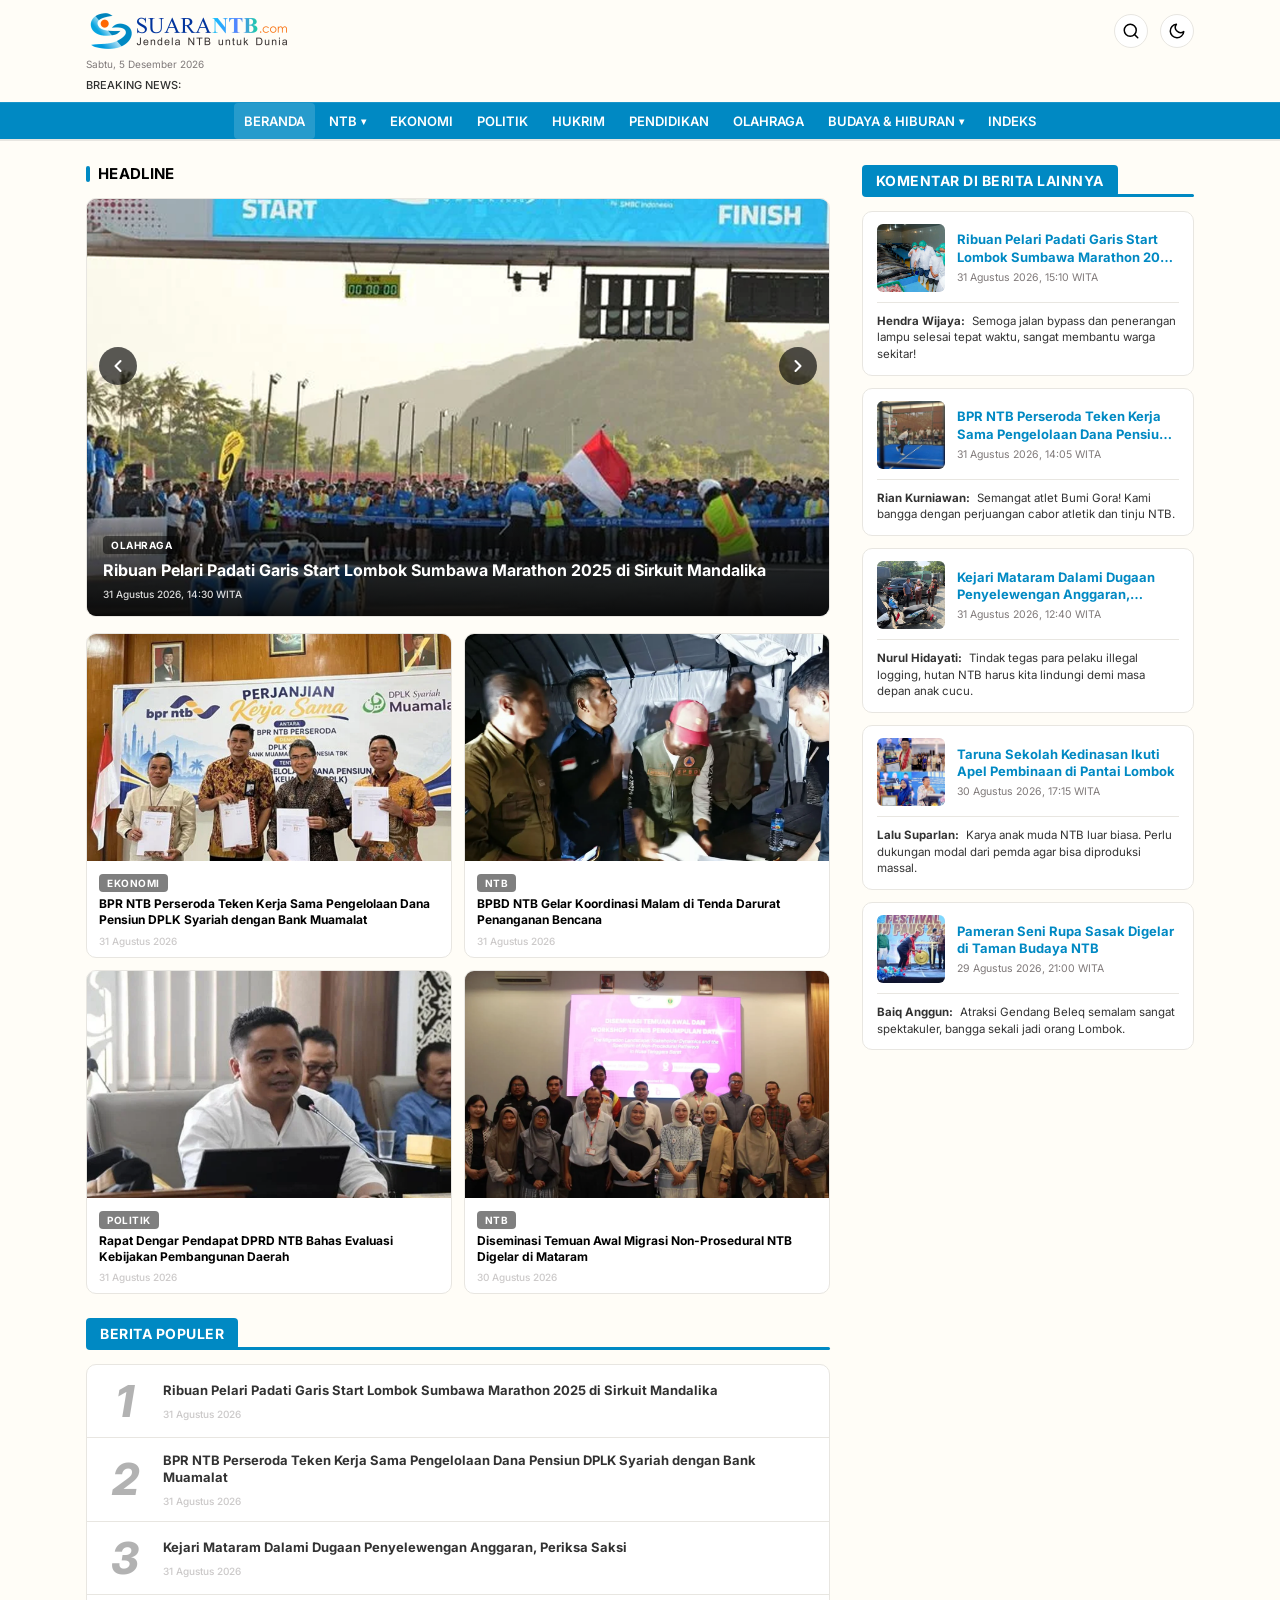
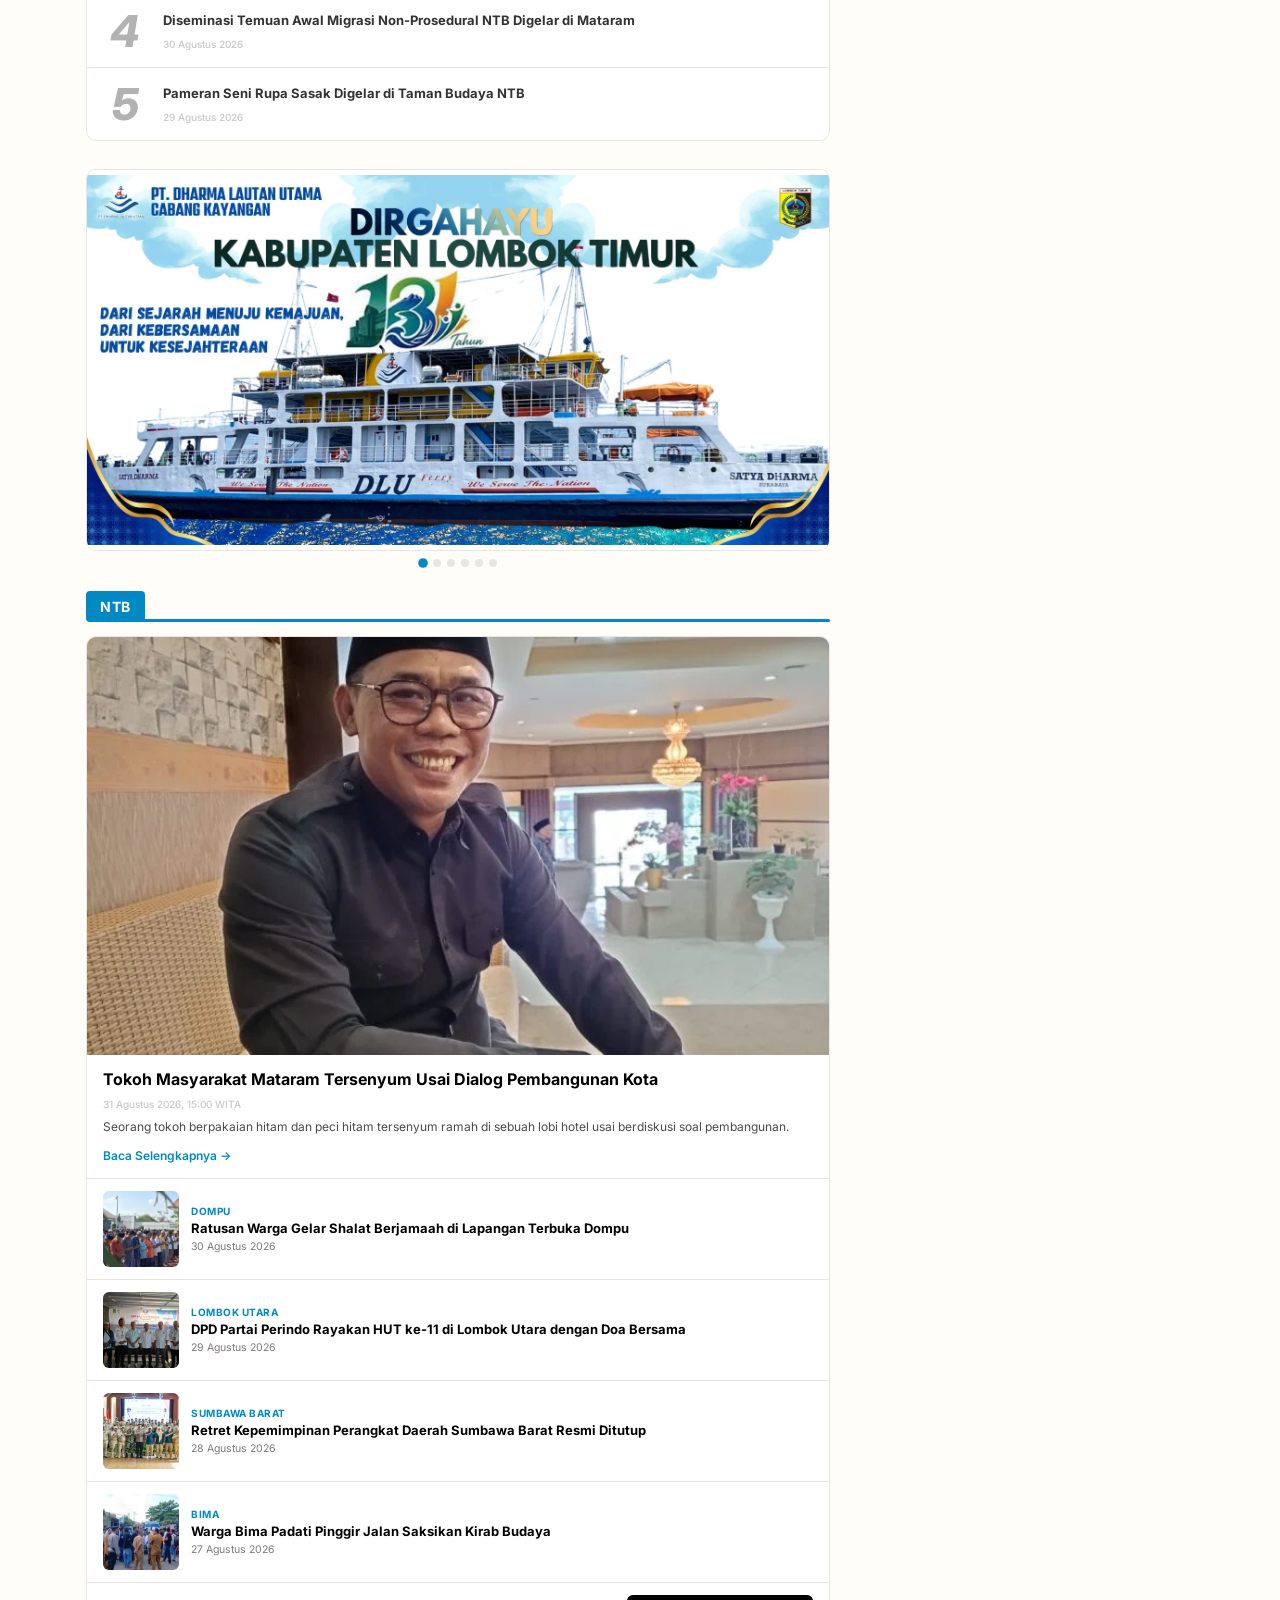
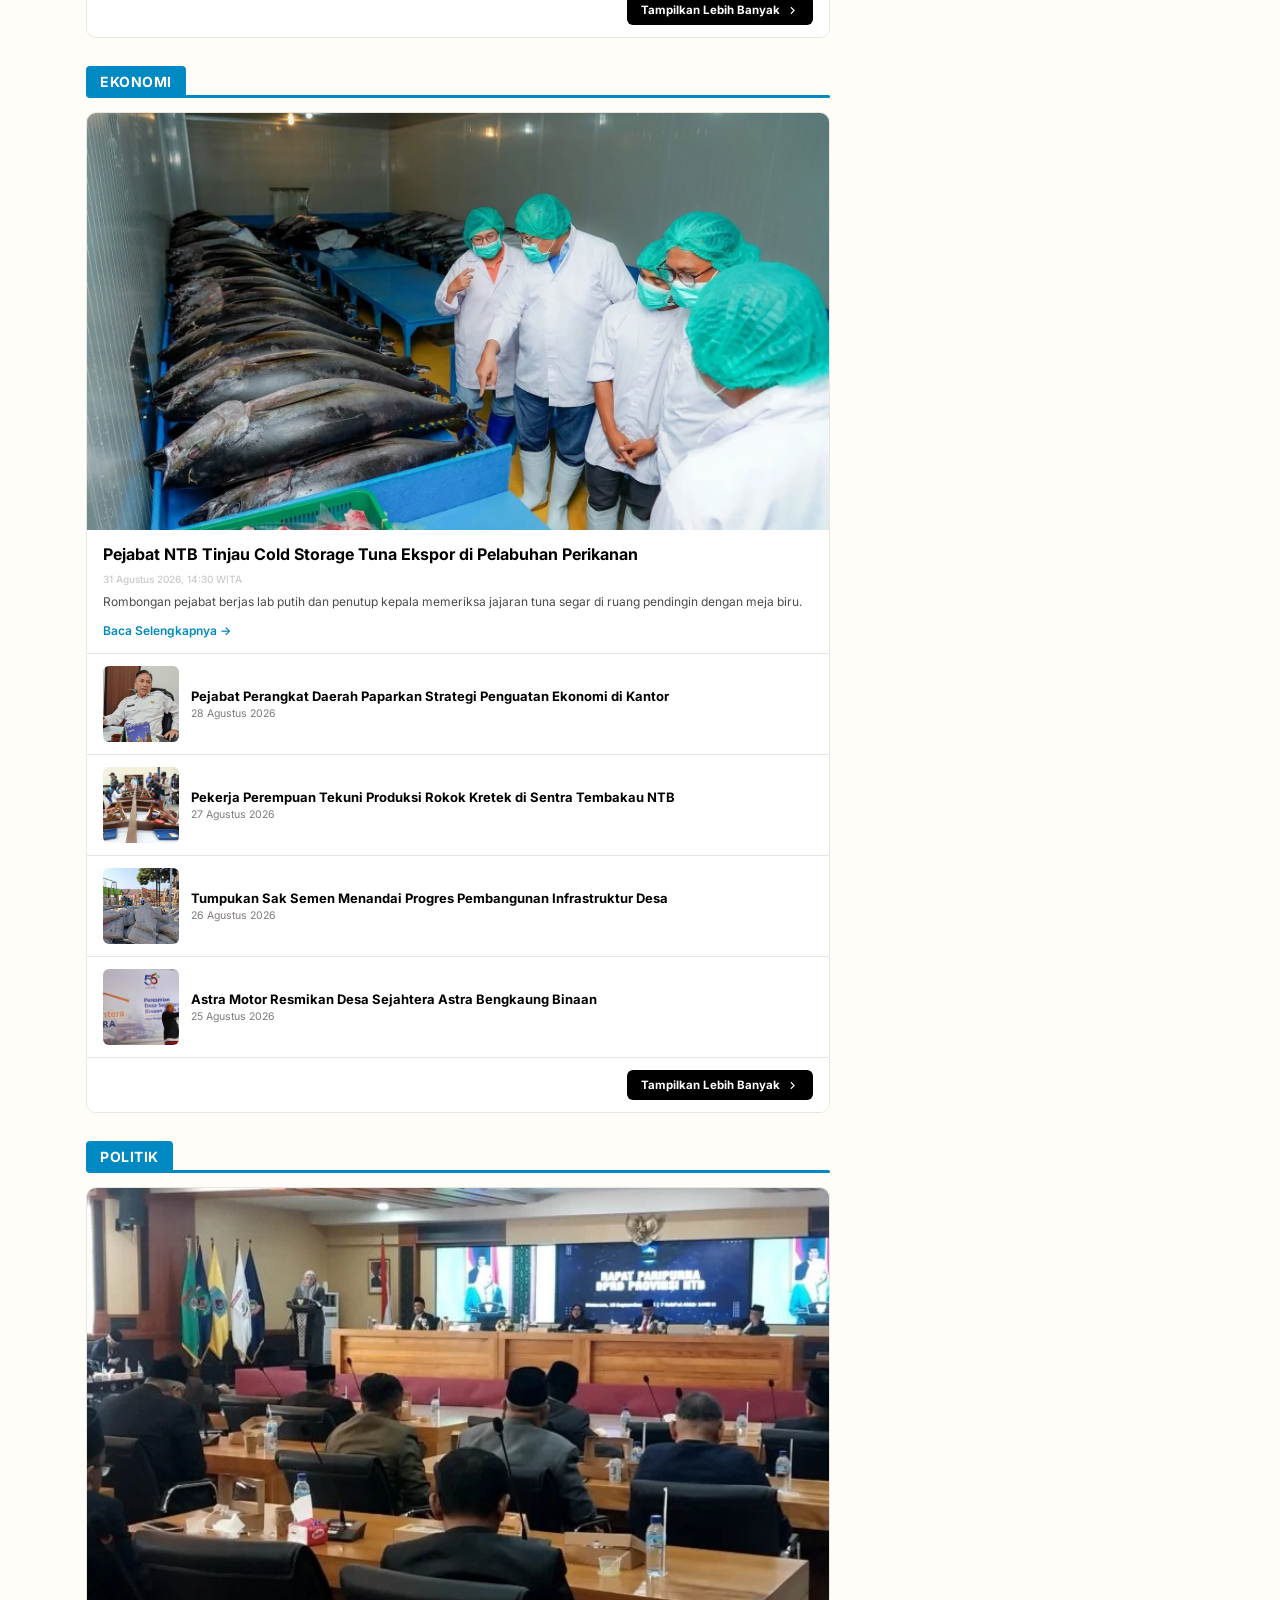
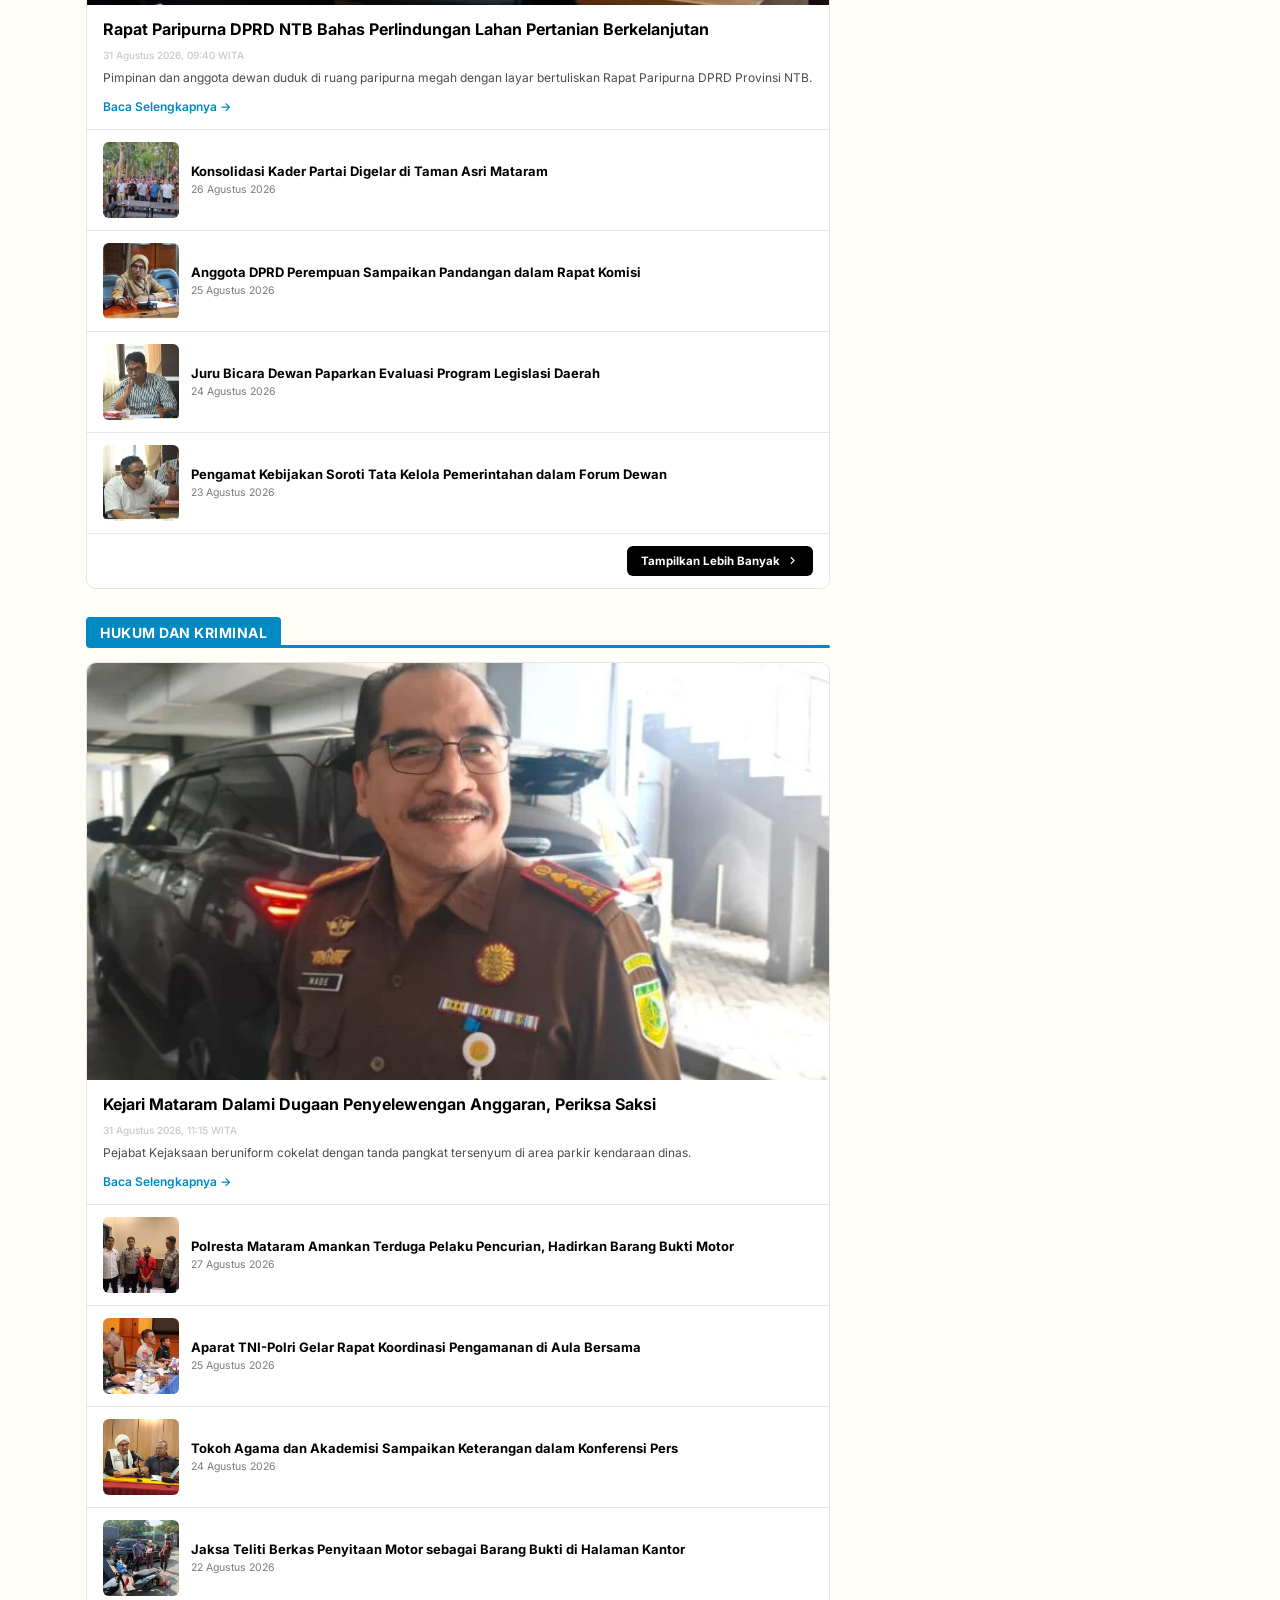
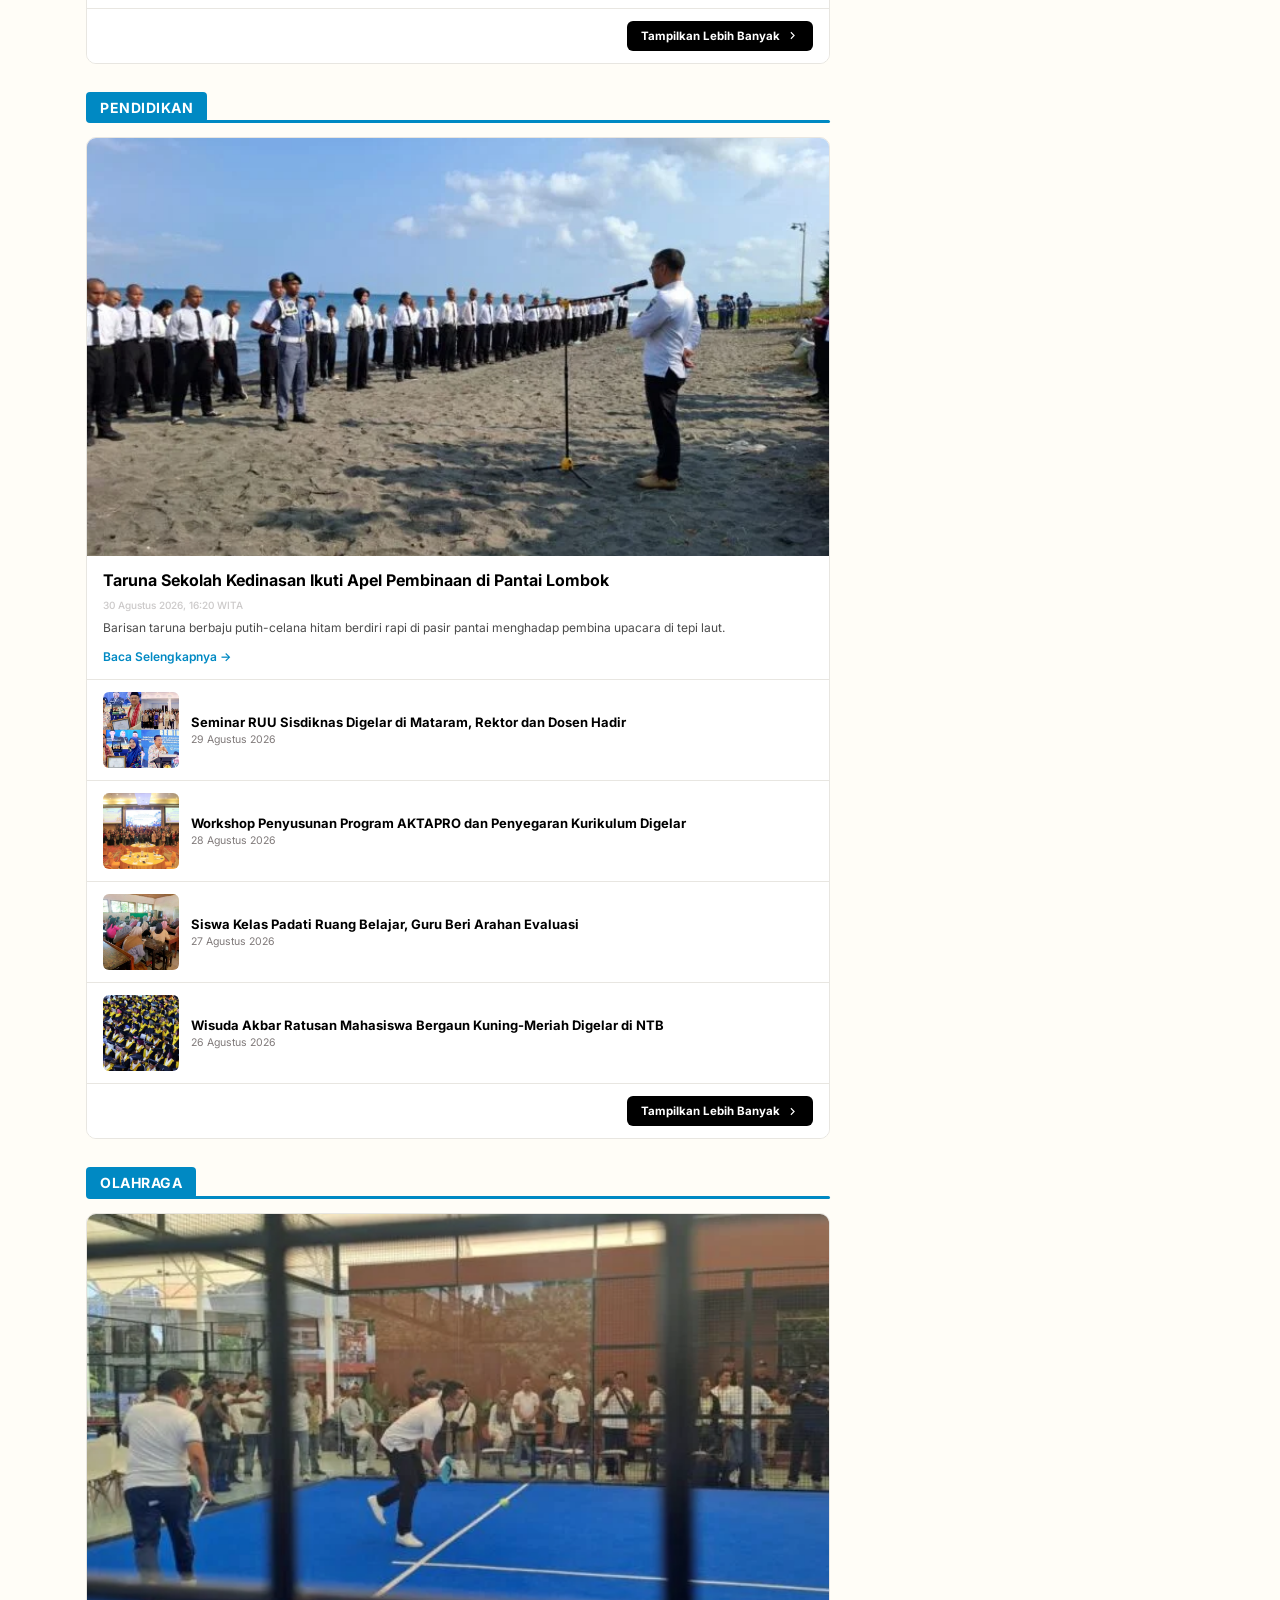
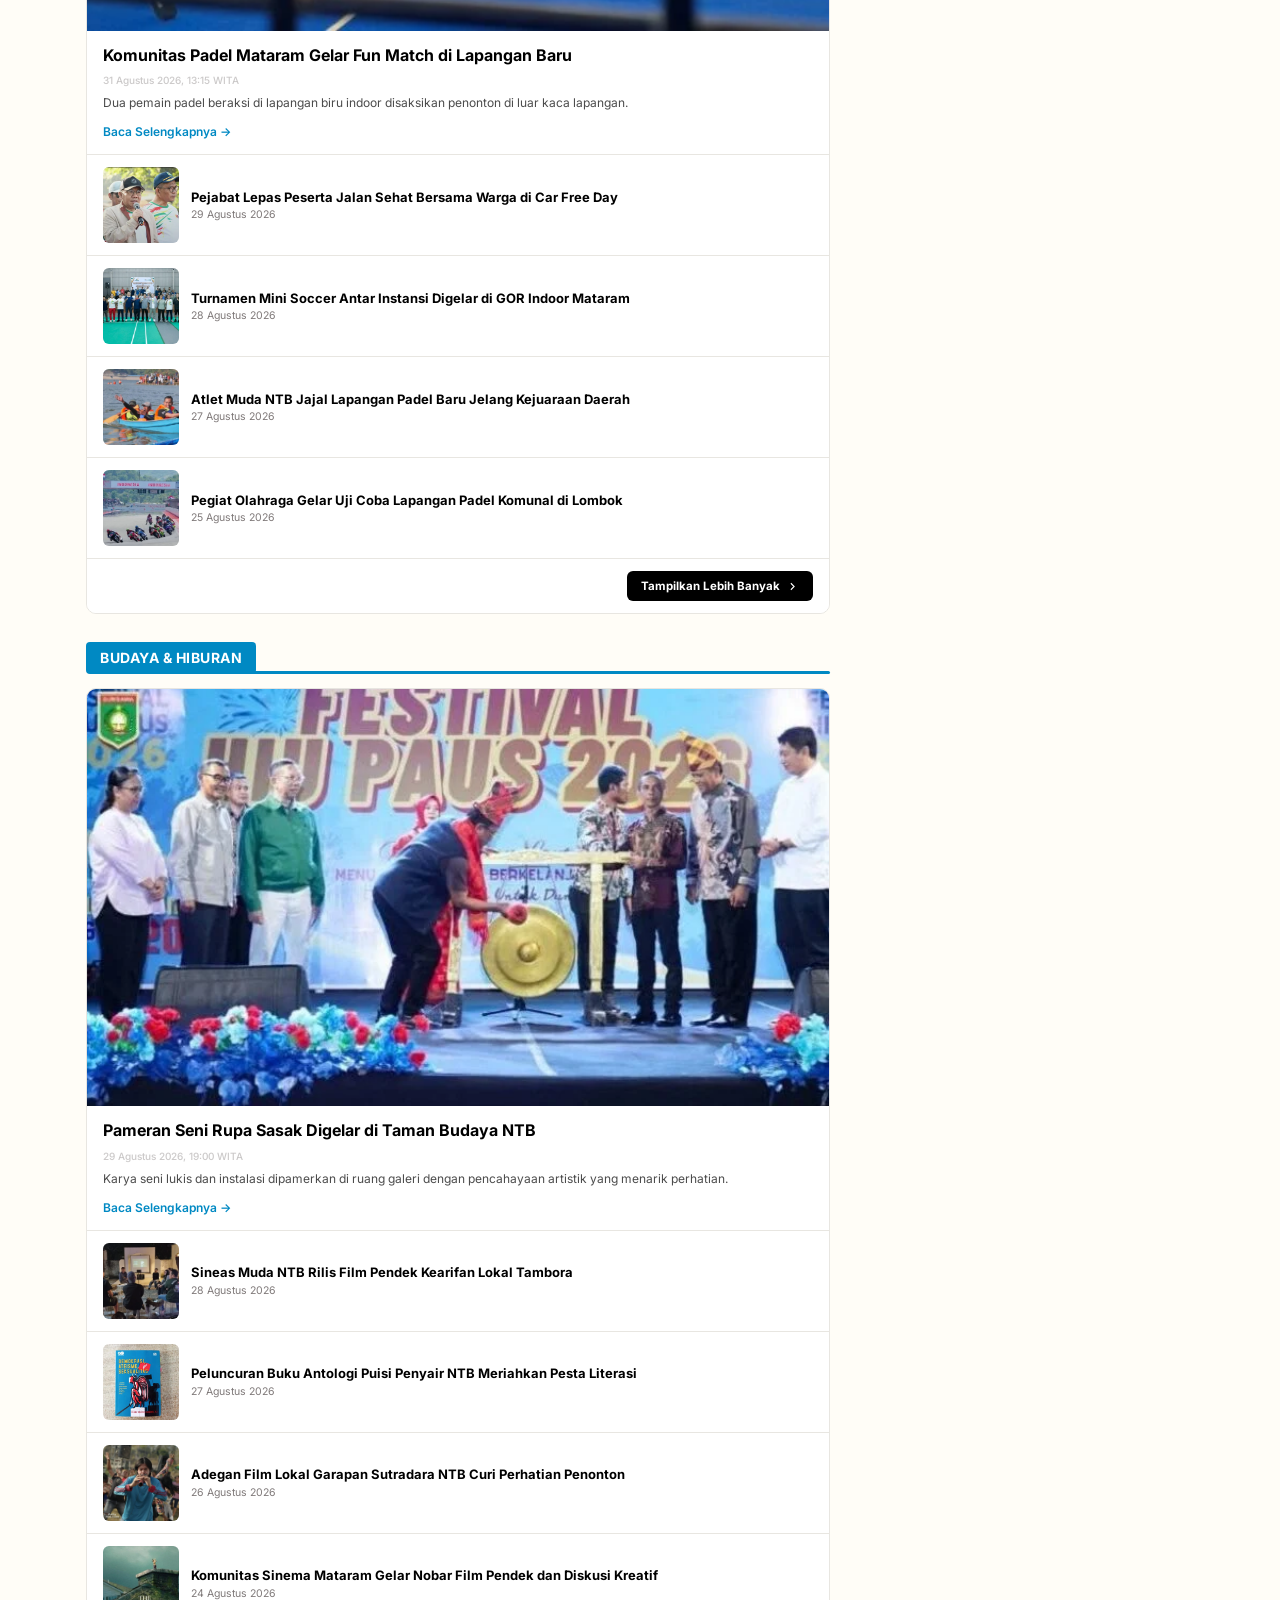
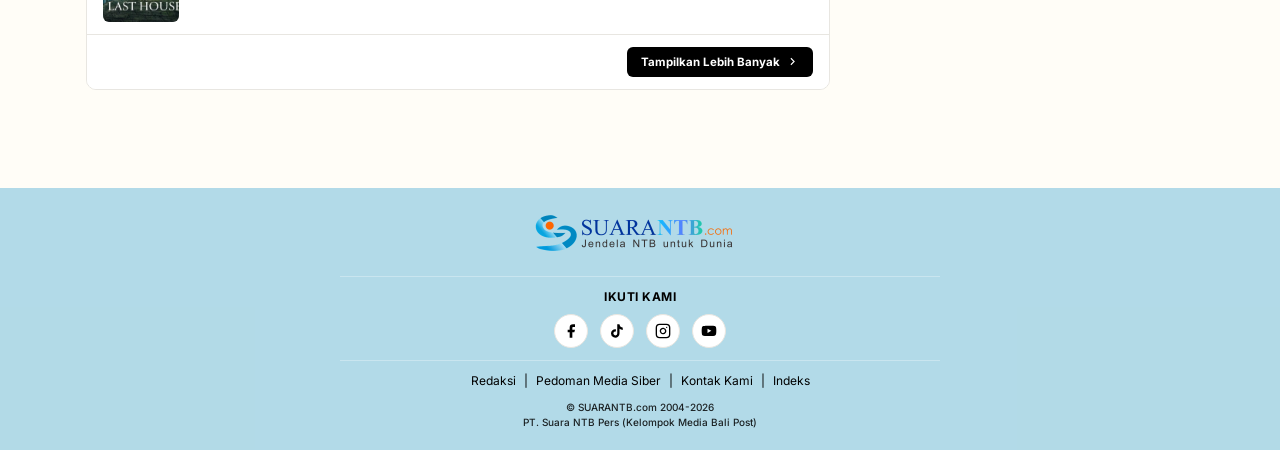
<file: index.html>
<!DOCTYPE html>
<html lang="id">
<head>
  <meta charset="UTF-8">
  <meta name="viewport" content="width=device-width, initial-scale=1.0">
  <title>SuaraNTB — Portal Berita Terkini Nusa Tenggara Barat</title>
  <script>try{var t=localStorage.getItem('theme');if(t==='dark')document.documentElement.setAttribute('data-theme','dark')}catch(e){}</script>
  <link rel="stylesheet" href="css/styles.css">
</head>
<body>

  <!-- ==================== HEADER (STICKY) ==================== -->
  <header class="site-header">
    <div class="header-top">
      <div class="container">
        <div class="header-main-row">
          <a href="index.html" class="site-logo" aria-label="SuaraNTB Beranda">
            <img src="images/icon_logo/logo_suarantb.png" alt="SuaraNTB Logo" width="219" height="42">
          </a>
          <div class="header-actions">
            <!-- Search Trigger -->
            <button class="btn-icon js-open-search" aria-label="Buka Pencarian">
              <svg viewBox="0 0 24 24" fill="none" stroke="currentColor" stroke-width="2" stroke-linecap="round" stroke-linejoin="round">
                <circle cx="11" cy="11" r="8"></circle>
                <line x1="21" y1="21" x2="16.65" y2="16.65"></line>
              </svg>
            </button>
            <!-- Theme Toggle -->
            <button class="btn-icon js-theme-toggle" aria-label="Ganti Tema">
              <svg viewBox="0 0 24 24" fill="none" stroke="currentColor" stroke-width="2" stroke-linecap="round" stroke-linejoin="round">
                <path d="M21 12.79A9 9 0 1 1 11.21 3 7 7 0 0 0 21 12.79z"></path>
              </svg>
            </button>
          </div>
        </div>

        <!-- Date Row -->
        <div class="header-date">Sabtu, 29 Agustus 2026</div>

        <!-- Breaking News Ticker (Menampilkan Berita Headline) -->
        <div class="breaking-news-bar">
          <span class="breaking-label">BREAKING NEWS:</span>
          <div class="breaking-ticker-wrap">
            <div class="breaking-ticker-content">
              Ribuan Pelari Padati Garis Start Lombok Sumbawa Marathon 2025 di Sirkuit Mandalika • BPR NTB Perseroda Teken Kerja Sama Pengelolaan Dana Pensiun DPLK Syariah dengan Bank Muamalat • BPBD NTB Gelar Koordinasi Malam di Tenda Darurat Penanganan Bencana • Rapat Dengar Pendapat DPRD NTB Bahas Evaluasi Kebijakan Pembangunan Daerah • Diseminasi Temuan Awal Migrasi Non-Prosedural NTB Digelar di Mataram
            </div>
          </div>
        </div>
      </div>
    </div>

    <!-- Nav Bar: Beranda, NTB (dropdown), Ekonomi, Politik, Hukrim, Pendidikan, Olahraga, Budaya & Hiburan (dropdown), Indeks -->
    <nav class="header-nav-bar" aria-label="Navigasi Utama">
      <div class="container">
        <ul class="nav-scroll-list">
          <li class="nav-item">
            <a href="index.html" class="nav-link active">BERANDA</a>
          </li>
          <li class="nav-item has-dropdown">
            <a href="#" class="nav-link">
              NTB <span class="nav-caret">▾</span>
            </a>
            <div class="nav-dropdown-menu">
              <a href="kategori.html?region=mataram" class="dropdown-pill">Mataram</a>
              <a href="kategori.html?region=lombok-barat" class="dropdown-pill">Lombok Barat</a>
              <a href="kategori.html?region=lombok-tengah" class="dropdown-pill">Lombok Tengah</a>
              <a href="kategori.html?region=lombok-timur" class="dropdown-pill">Lombok Timur</a>
              <a href="kategori.html?region=lombok-utara" class="dropdown-pill">Lombok Utara</a>
              <a href="kategori.html?region=sumbawa-barat" class="dropdown-pill">Sumbawa Barat</a>
              <a href="kategori.html?region=sumbawa" class="dropdown-pill">Sumbawa</a>
              <a href="kategori.html?region=dompu" class="dropdown-pill">Dompu</a>
              <a href="kategori.html?region=bima" class="dropdown-pill">Bima</a>
            </div>
          </li>
          <li class="nav-item">
            <a href="kategori.html?slug=ekonomi" class="nav-link">EKONOMI</a>
          </li>
          <li class="nav-item">
            <a href="kategori.html?slug=politik" class="nav-link">POLITIK</a>
          </li>
          <li class="nav-item">
            <a href="kategori.html?slug=hukrim" class="nav-link">HUKRIM</a>
          </li>
          <li class="nav-item">
            <a href="kategori.html?slug=pendidikan" class="nav-link">PENDIDIKAN</a>
          </li>
          <li class="nav-item">
            <a href="kategori.html?slug=olahraga" class="nav-link">OLAHRAGA</a>
          </li>
          <li class="nav-item has-dropdown">
            <a href="#" class="nav-link">
              BUDAYA & HIBURAN <span class="nav-caret">▾</span>
            </a>
            <div class="nav-dropdown-menu">
              <a href="kategori.html?slug=film" class="dropdown-pill">Film</a>
              <a href="kategori.html?slug=buku" class="dropdown-pill">Buku</a>
            </div>
          </li>
          <li class="nav-item">
            <a href="index-berita.html" class="nav-link">INDEKS</a>
          </li>
        </ul>
      </div>
    </nav>
  </header>

  <!-- ==================== MAIN CONTENT ==================== -->
  <main class="main-layout">
    <div class="container">
      
      <!-- 2-Column Responsive Layout (Mobile: Stacked, Desktop: 70/30) -->
      <div class="layout-grid">
        
        <!-- Main Column (Left / ~70%) -->
        <div class="main-column">
          
          <!-- ==================== 1. SECTION HEADLINE ==================== -->
          <section class="home-section">
            <div class="section-header section-header--plain">
              <h2 class="section-title section-title--plain">Headline</h2>
            </div>

            <!-- Kotak Utama Swipe Kiri-Kanan dengan Tombol Navigasi di Tengah Kiri & Kanan -->
            <div class="headline-slider-container js-headline-slider">
              <button type="button" class="headline-slider-btn prev" aria-label="Headline Sebelumnya">
                <svg viewBox="0 0 24 24" fill="none" stroke="currentColor" stroke-width="2.5" stroke-linecap="round" stroke-linejoin="round">
                  <polyline points="15 18 9 12 15 6"></polyline>
                </svg>
              </button>
              <button type="button" class="headline-slider-btn next" aria-label="Headline Berikutnya">
                <svg viewBox="0 0 24 24" fill="none" stroke="currentColor" stroke-width="2.5" stroke-linecap="round" stroke-linejoin="round">
                  <polyline points="9 18 15 12 9 6"></polyline>
                </svg>
              </button>

              <div class="headline-track">
                <!-- Slide 1 -->
                <div class="headline-slide">
                  <div class="headline-slide-inner">
                    <div class="headline-img-wrap">
                      <img src="images/gambar_berita/headline_image/BN_image1.png" alt="Lombok Sumbawa Marathon Mandalika" loading="lazy">
                    </div>
                    <div class="headline-overlay-info">
                      <div><span class="badge badge-olahraga">Olahraga</span></div>
                      <h3 class="featured-title">
                        <a href="isi-berita.html?id=101">Ribuan Pelari Padati Garis Start Lombok Sumbawa Marathon 2025 di Sirkuit Mandalika</a>
                      </h3>
                      
                      <div class="card-meta">
                        <span>31 Agustus 2026, 14:30 WITA</span>
                      </div>
                    </div>
                  </div>
                </div>

                <!-- Slide 2 -->
                <div class="headline-slide">
                  <div class="headline-slide-inner">
                    <div class="headline-img-wrap">
                      <img src="images/gambar_berita/headline_image/BN_image2.png" alt="BPR NTB Kerja Sama DPLK Syariah" loading="lazy">
                    </div>
                    <div class="headline-overlay-info">
                      <div><span class="badge badge-ekonomi">Ekonomi</span></div>
                      <h3 class="featured-title">
                        <a href="isi-berita.html?id=102">BPR NTB Perseroda Teken Kerja Sama Pengelolaan Dana Pensiun DPLK Syariah dengan Bank Muamalat</a>
                      </h3>
                      
                      <div class="card-meta">
                        <span>31 Agustus 2026, 13:15 WITA</span>
                      </div>
                    </div>
                  </div>
                </div>

                <!-- Slide 3 -->
                <div class="headline-slide">
                  <div class="headline-slide-inner">
                    <div class="headline-img-wrap">
                      <img src="images/gambar_berita/headline_image/BN_image3.png" alt="BPBD Koordinasi Tenda Darurat" loading="lazy">
                    </div>
                    <div class="headline-overlay-info">
                      <div><span class="badge badge-umum">NTB</span></div>
                      <h3 class="featured-title">
                        <a href="isi-berita.html?id=103">BPBD NTB Gelar Koordinasi Malam di Tenda Darurat Penanganan Bencana</a>
                      </h3>
                      
                      <div class="card-meta">
                        <span>31 Agustus 2026, 11:15 WITA</span>
                      </div>
                    </div>
                  </div>
                </div>

                <!-- Slide 4 -->
                <div class="headline-slide">
                  <div class="headline-slide-inner">
                    <div class="headline-img-wrap">
                      <img src="images/gambar_berita/headline_image/BN_image4.png" alt="Rapat Dengar Pendapat DPRD" loading="lazy">
                    </div>
                    <div class="headline-overlay-info">
                      <div><span class="badge badge-politik">Politik</span></div>
                      <h3 class="featured-title">
                        <a href="isi-berita.html?id=104">Rapat Dengar Pendapat DPRD NTB Bahas Evaluasi Kebijakan Pembangunan Daerah</a>
                      </h3>
                      
                      <div class="card-meta">
                        <span>31 Agustus 2026, 09:40 WITA</span>
                      </div>
                    </div>
                  </div>
                </div>

                <!-- Slide 5 -->
                <div class="headline-slide">
                  <div class="headline-slide-inner">
                    <div class="headline-img-wrap">
                      <img src="images/gambar_berita/headline_image/BN_image5.png" alt="Diseminasi Migrasi Non-Prosedural" loading="lazy">
                    </div>
                    <div class="headline-overlay-info">
                      <div><span class="badge badge-umum">NTB</span></div>
                      <h3 class="featured-title">
                        <a href="isi-berita.html?id=105">Diseminasi Temuan Awal Migrasi Non-Prosedural NTB Digelar di Mataram</a>
                      </h3>
                      
                      <div class="card-meta">
                        <span>30 Agustus 2026, 16:20 WITA</span>
                      </div>
                    </div>
                  </div>
                </div>
              </div>
            </div>

            <!-- Di bawah slider: 4 kotak berita headline (2 baris x 2 kolom) -->
            <div class="headline-sub-grid">
              <article class="headline-sub-card">
                <div class="headline-sub-thumb">
                  <img src="images/gambar_berita/headline_image/BN_image2.png" alt="BPR NTB Kerja Sama DPLK Syariah" loading="lazy">
                </div>
                <div class="headline-sub-body">
                  <div>
                    <span class="badge badge-ekonomi">Ekonomi</span>
                    <h4 class="headline-sub-title">
                      <a href="isi-berita.html?id=102">BPR NTB Perseroda Teken Kerja Sama Pengelolaan Dana Pensiun DPLK Syariah dengan Bank Muamalat</a>
                    </h4>
                  </div>
                  <div class="card-meta"><span>31 Agustus 2026</span></div>
                </div>
              </article>

              <article class="headline-sub-card">
                <div class="headline-sub-thumb">
                  <img src="images/gambar_berita/headline_image/BN_image3.png" alt="BPBD Koordinasi Tenda Darurat" loading="lazy">
                </div>
                <div class="headline-sub-body">
                  <div>
                    <span class="badge badge-umum">NTB</span>
                    <h4 class="headline-sub-title">
                      <a href="isi-berita.html?id=103">BPBD NTB Gelar Koordinasi Malam di Tenda Darurat Penanganan Bencana</a>
                    </h4>
                  </div>
                  <div class="card-meta"><span>31 Agustus 2026</span></div>
                </div>
              </article>

              <article class="headline-sub-card">
                <div class="headline-sub-thumb">
                  <img src="images/gambar_berita/headline_image/BN_image4.png" alt="Rapat Dengar Pendapat DPRD" loading="lazy">
                </div>
                <div class="headline-sub-body">
                  <div>
                    <span class="badge badge-politik">Politik</span>
                    <h4 class="headline-sub-title">
                      <a href="isi-berita.html?id=104">Rapat Dengar Pendapat DPRD NTB Bahas Evaluasi Kebijakan Pembangunan Daerah</a>
                    </h4>
                  </div>
                  <div class="card-meta"><span>31 Agustus 2026</span></div>
                </div>
              </article>

              <article class="headline-sub-card">
                <div class="headline-sub-thumb">
                  <img src="images/gambar_berita/headline_image/BN_image5.png" alt="Diseminasi Migrasi NTB" loading="lazy">
                </div>
                <div class="headline-sub-body">
                  <div>
                    <span class="badge badge-umum">NTB</span>
                    <h4 class="headline-sub-title">
                      <a href="isi-berita.html?id=105">Diseminasi Temuan Awal Migrasi Non-Prosedural NTB Digelar di Mataram</a>
                    </h4>
                  </div>
                  <div class="card-meta"><span>30 Agustus 2026</span></div>
                </div>
              </article>
            </div>
          </section>

          <!-- ==================== 2. BERITA POPULER (DI-SISIPKAN SETELAH SECTION HEADLINE) ==================== -->
          <section class="home-section" style="margin-top: 10px;">
            <div class="section-header">
              <h2 class="section-title">Berita Populer</h2>
            </div>
            <!-- Frame Bersatu dengan Divider Tipis -->
            <div class="section-frame">
              <div class="popular-list-unified">
                
                <!-- Populer 1 -->
                <div class="popular-item-unified">
                  <div class="popular-number-large">1</div>
                  <div class="popular-content-unified">
                    <h3 class="popular-title">
                      <a href="isi-berita.html?id=101">Ribuan Pelari Padati Garis Start Lombok Sumbawa Marathon 2025 di Sirkuit Mandalika</a>
                    </h3>
                    <div class="card-meta"><span>31 Agustus 2026</span></div>
                  </div>
                </div>
                <div class="section-item-divider"></div>

                <!-- Populer 2 -->
                <div class="popular-item-unified">
                  <div class="popular-number-large">2</div>
                  <div class="popular-content-unified">
                    <h3 class="popular-title">
                      <a href="isi-berita.html?id=102">BPR NTB Perseroda Teken Kerja Sama Pengelolaan Dana Pensiun DPLK Syariah dengan Bank Muamalat</a>
                    </h3>
                    <div class="card-meta"><span>31 Agustus 2026</span></div>
                  </div>
                </div>
                <div class="section-item-divider"></div>

                <!-- Populer 3 -->
                <div class="popular-item-unified">
                  <div class="popular-number-large">3</div>
                  <div class="popular-content-unified">
                    <h3 class="popular-title">
                      <a href="isi-berita.html?id=103">Kejari Mataram Dalami Dugaan Penyelewengan Anggaran, Periksa Saksi</a>
                    </h3>
                    <div class="card-meta"><span>31 Agustus 2026</span></div>
                  </div>
                </div>
                <div class="section-item-divider"></div>

                <!-- Populer 4 -->
                <div class="popular-item-unified">
                  <div class="popular-number-large">4</div>
                  <div class="popular-content-unified">
                    <h3 class="popular-title">
                      <a href="isi-berita.html?id=105">Diseminasi Temuan Awal Migrasi Non-Prosedural NTB Digelar di Mataram</a>
                    </h3>
                    <div class="card-meta"><span>30 Agustus 2026</span></div>
                  </div>
                </div>
                <div class="section-item-divider"></div>

                <!-- Populer 5 -->
                <div class="popular-item-unified">
                  <div class="popular-number-large">5</div>
                  <div class="popular-content-unified">
                    <h3 class="popular-title">
                      <a href="isi-berita.html?id=5">Pameran Seni Rupa Sasak Digelar di Taman Budaya NTB</a>
                    </h3>
                    <div class="card-meta"><span>29 Agustus 2026</span></div>
                  </div>
                </div>

              </div>
            </div>
          </section>

      <section class="ad-carousel-section js-ad-carousel" aria-label="Iklan Banner">
        <div class="ad-banner-frame">
          <div class="ad-banner-slides">
            <div class="ad-banner-slide"><img src="images/iklan_info/IKLAN-DLU-HUT-LOMBOK-TIMUR.webp" alt="Iklan DLU HUT Lombok Timur" loading="lazy"></div>
            <div class="ad-banner-slide"><img src="images/iklan_info/IKLAN-QUNCI-VILLAS.webp" alt="Iklan Qunci Villas" loading="lazy"></div>
            <div class="ad-banner-slide"><img src="images/iklan_info/image 11.png" alt="Iklan 3" loading="lazy"></div>
            <div class="ad-banner-slide"><img src="images/iklan_info/image 12.png" alt="Iklan 4" loading="lazy"></div>
            <div class="ad-banner-slide"><img src="images/iklan_info/image 13.png" alt="Iklan 5" loading="lazy"></div>
            <div class="ad-banner-slide"><img src="images/iklan_info/image 14.png" alt="Iklan 6" loading="lazy"></div>
          </div>
        </div>
        <div class="ad-carousel-dots">
          <button class="ad-dot active" aria-label="Slide 1"></button>
          <button class="ad-dot" aria-label="Slide 2"></button>
          <button class="ad-dot" aria-label="Slide 3"></button>
          <button class="ad-dot" aria-label="Slide 4"></button>
          <button class="ad-dot" aria-label="Slide 5"></button>
          <button class="ad-dot" aria-label="Slide 6"></button>
        </div>
      </section>

          <!-- ==================== 3. SECTION KATEGORI (FRAME BERSATU, DIVIDER TIPIS, TANPA LABEL DI FEATURED) ==================== -->

          <!-- 3.1 KATEGORI NTB -->
          <section class="home-section">
            <div class="section-header">
              <h2 class="section-title">NTB</h2>
            </div>
            <div class="section-frame">
              <!-- Berita Featured (Tanpa label kategori) -->
              <article class="category-featured-top">
                <div class="category-featured-thumb">
                  <img src="images/gambar_berita/ntb_image/mataram/IMG-20260924-WA0100-696x522.webp" alt="Revitalisasi Udayana Mataram" loading="lazy">
                </div>
                <div class="category-featured-body">
                  <h3 class="featured-title">
                    <a href="isi-berita.html?id=201">Tokoh Masyarakat Mataram Tersenyum Usai Dialog Pembangunan Kota</a>
                  </h3>
                  <div class="card-meta"><span>31 Agustus 2026, 15:00 WITA</span></div>
                  <p class="featured-excerpt">
                    Seorang tokoh berpakaian hitam dan peci hitam tersenyum ramah di sebuah lobi hotel usai berdiskusi soal pembangunan.
                  </p>
                  <div><a href="isi-berita.html?id=201" class="featured-link">Baca Selengkapnya →</a></div>
                </div>
              </article>

              <div class="section-item-divider"></div>

              <!-- 4 Thumbnail Berita (Khusus NTB disisipkan sub-kategori di atas judul, jarak judul-waktu rapat) -->
              <div class="category-unified-list">
                <!-- Item 1 -->
                <article class="category-sub-item">
                  <div class="category-sub-thumb"><img src="images/gambar_berita/ntb_image/dompu/WhatsApp-Image-2026-09-20-at-19.13.26-696x387.webp" alt="Petani Jagung Dompu" loading="lazy"></div>
                  <div class="category-sub-body">
                    <span class="category-sub-region">Dompu</span>
                    <h4 class="category-sub-title"><a href="isi-berita.html?id=202">Ratusan Warga Gelar Shalat Berjamaah di Lapangan Terbuka Dompu</a></h4>
                    <div class="category-sub-meta">30 Agustus 2026</div>
                  </div>
                </article>
                <div class="section-item-divider"></div>

                <!-- Item 2 -->
                <article class="category-sub-item">
                  <div class="category-sub-thumb"><img src="images/gambar_berita/ntb_image/lombok_utara/WhatsApp-Image-2026-09-17-at-22.05.04-696x392.webp" alt="Tiga Gili Lombok Utara" loading="lazy"></div>
                  <div class="category-sub-body">
                    <span class="category-sub-region">Lombok Utara</span>
                    <h4 class="category-sub-title"><a href="isi-berita.html?id=203">DPD Partai Perindo Rayakan HUT ke-11 di Lombok Utara dengan Doa Bersama</a></h4>
                    <div class="category-sub-meta">29 Agustus 2026</div>
                  </div>
                </article>
                <div class="section-item-divider"></div>

                <!-- Item 3 -->
                <article class="category-sub-item">
                  <div class="category-sub-thumb"><img src="images/gambar_berita/ntb_image/sumbawa_barat/WhatsApp-Image-2026-09-20-at-19.15.36-696x433.webp" alt="Bantuan Nelayan Sumbawa Barat" loading="lazy"></div>
                  <div class="category-sub-body">
                    <span class="category-sub-region">Sumbawa Barat</span>
                    <h4 class="category-sub-title"><a href="isi-berita.html?id=204">Retret Kepemimpinan Perangkat Daerah Sumbawa Barat Resmi Ditutup</a></h4>
                    <div class="category-sub-meta">28 Agustus 2026</div>
                  </div>
                </article>
                <div class="section-item-divider"></div>

                <!-- Item 4 -->
                <article class="category-sub-item">
                  <div class="category-sub-thumb"><img src="images/gambar_berita/ntb_image/bima/WhatsApp-Image-2026-09-21-at-07.03.34-696x392.webp" alt="Pacuan Kuda Bima" loading="lazy"></div>
                  <div class="category-sub-body">
                    <span class="category-sub-region">Bima</span>
                    <h4 class="category-sub-title"><a href="isi-berita.html?id=205">Warga Bima Padati Pinggir Jalan Saksikan Kirab Budaya</a></h4>
                    <div class="category-sub-meta">27 Agustus 2026</div>
                  </div>
                </article>
              </div>

              <!-- Tombol Kanan Bawah di Dalam Frame -->
              <div class="category-action-row inside-frame">
                <a href="kategori.html?slug=ntb" class="btn-category-more">
                  Tampilkan Lebih Banyak
                  <svg viewBox="0 0 24 24" fill="none" stroke="currentColor" stroke-width="2"><polyline points="9 18 15 12 9 6"></polyline></svg>
                </a>
              </div>
            </div>
          </section>

          <!-- 3.2 KATEGORI EKONOMI -->
          <section class="home-section">
            <div class="section-header">
              <h2 class="section-title">Ekonomi</h2>
            </div>
            <div class="section-frame">
              <article class="category-featured-top">
                <div class="category-featured-thumb">
                  <img src="images/gambar_berita/ekonimi_image/IMG-20260924-WA0117.webp" alt="Cold Storage Tuna" loading="lazy">
                </div>
                <div class="category-featured-body">
                  <h3 class="featured-title">
                    <a href="isi-berita.html?id=1">Pejabat NTB Tinjau Cold Storage Tuna Ekspor di Pelabuhan Perikanan</a>
                  </h3>
                  <div class="card-meta"><span>31 Agustus 2026, 14:30 WITA</span></div>
                  <p class="featured-excerpt">
                    Rombongan pejabat berjas lab putih dan penutup kepala memeriksa jajaran tuna segar di ruang pendingin dengan meja biru.
                  </p>
                  <div><a href="isi-berita.html?id=1" class="featured-link">Baca Selengkapnya →</a></div>
                </div>
              </article>

              <div class="section-item-divider"></div>

              <div class="category-unified-list">
                <article class="category-sub-item">
                  <div class="category-sub-thumb"><img src="images/gambar_berita/ekonimi_image/IMG-20260924-WA0118-696x508.webp" alt="Harga Cabai" loading="lazy"></div>
                  <div class="category-sub-body">
                    <h4 class="category-sub-title"><a href="isi-berita.html?id=6">Pejabat Perangkat Daerah Paparkan Strategi Penguatan Ekonomi di Kantor</a></h4>
                    <div class="category-sub-meta">28 Agustus 2026</div>
                  </div>
                </article>
                <div class="section-item-divider"></div>

                <article class="category-sub-item">
                  <div class="category-sub-thumb"><img src="images/gambar_berita/ekonimi_image/PRODUKSI-696x389.webp" alt="Desa Sade" loading="lazy"></div>
                  <div class="category-sub-body">
                    <h4 class="category-sub-title"><a href="isi-berita.html?id=301">Pekerja Perempuan Tekuni Produksi Rokok Kretek di Sentra Tembakau NTB</a></h4>
                    <div class="category-sub-meta">27 Agustus 2026</div>
                  </div>
                </article>
                <div class="section-item-divider"></div>

                <article class="category-sub-item">
                  <div class="category-sub-thumb"><img src="images/gambar_berita/ekonimi_image/SEMEN-696x494.webp" alt="Bank NTB Syariah" loading="lazy"></div>
                  <div class="category-sub-body">
                    <h4 class="category-sub-title"><a href="isi-berita.html?id=302">Tumpukan Sak Semen Menandai Progres Pembangunan Infrastruktur Desa</a></h4>
                    <div class="category-sub-meta">26 Agustus 2026</div>
                  </div>
                </article>
                <div class="section-item-divider"></div>

                <article class="category-sub-item">
                  <div class="category-sub-thumb"><img src="images/gambar_berita/ekonimi_image/IMG-20260925-WA0076.webp" alt="Pabrik Rumput Laut" loading="lazy"></div>
                  <div class="category-sub-body">
                    <h4 class="category-sub-title"><a href="isi-berita.html?id=303">Astra Motor Resmikan Desa Sejahtera Astra Bengkaung Binaan</a></h4>
                    <div class="category-sub-meta">25 Agustus 2026</div>
                  </div>
                </article>
              </div>

              <div class="category-action-row inside-frame">
                <a href="kategori.html?slug=ekonomi" class="btn-category-more">
                  Tampilkan Lebih Banyak
                  <svg viewBox="0 0 24 24" fill="none" stroke="currentColor" stroke-width="2"><polyline points="9 18 15 12 9 6"></polyline></svg>
                </a>
              </div>
            </div>
          </section>

          <!-- 3.3 KATEGORI POLITIK -->
          <section class="home-section">
            <div class="section-header">
              <h2 class="section-title">Politik</h2>
            </div>
            <div class="section-frame">
              <article class="category-featured-top">
                <div class="category-featured-thumb">
                  <img src="images/gambar_berita/politik_image/IMG-20260918-WA0112-696x522.webp" alt="DPRD NTB Raperda" loading="lazy">
                </div>
                <div class="category-featured-body">
                  <h3 class="featured-title">
                    <a href="isi-berita.html?id=3">Rapat Paripurna DPRD NTB Bahas Perlindungan Lahan Pertanian Berkelanjutan</a>
                  </h3>
                  <div class="card-meta"><span>31 Agustus 2026, 09:40 WITA</span></div>
                  <p class="featured-excerpt">
                    Pimpinan dan anggota dewan duduk di ruang paripurna megah dengan layar bertuliskan Rapat Paripurna DPRD Provinsi NTB.
                  </p>
                  <div><a href="isi-berita.html?id=3" class="featured-link">Baca Selengkapnya →</a></div>
                </div>
              </article>

              <div class="section-item-divider"></div>

              <div class="category-unified-list">
                <article class="category-sub-item">
                  <div class="category-sub-thumb"><img src="images/gambar_berita/politik_image/IMG-20260918-WA0119-696x392.webp" alt="KPU Simulasi" loading="lazy"></div>
                  <div class="category-sub-body">
                    <h4 class="category-sub-title"><a href="isi-berita.html?id=8">Konsolidasi Kader Partai Digelar di Taman Asri Mataram</a></h4>
                    <div class="category-sub-meta">26 Agustus 2026</div>
                  </div>
                </article>
                <div class="section-item-divider"></div>

                <article class="category-sub-item">
                  <div class="category-sub-thumb"><img src="images/gambar_berita/politik_image/IMG-20260921-WA0161-696x446.webp" alt="Bawaslu Digital" loading="lazy"></div>
                  <div class="category-sub-body">
                    <h4 class="category-sub-title"><a href="isi-berita.html?id=401">Anggota DPRD Perempuan Sampaikan Pandangan dalam Rapat Komisi</a></h4>
                    <div class="category-sub-meta">25 Agustus 2026</div>
                  </div>
                </article>
                <div class="section-item-divider"></div>

                <article class="category-sub-item">
                  <div class="category-sub-thumb"><img src="images/gambar_berita/politik_image/Lalu-Pelita-Putra-696x447.webp" alt="Pimpinan Parpol" loading="lazy"></div>
                  <div class="category-sub-body">
                    <h4 class="category-sub-title"><a href="isi-berita.html?id=402">Juru Bicara Dewan Paparkan Evaluasi Program Legislasi Daerah</a></h4>
                    <div class="category-sub-meta">24 Agustus 2026</div>
                  </div>
                </article>
                <div class="section-item-divider"></div>

                <article class="category-sub-item">
                  <div class="category-sub-thumb"><img src="images/gambar_berita/politik_image/Muhammad-Aminurlah-696x447.webp" alt="Komisi I DPRD" loading="lazy"></div>
                  <div class="category-sub-body">
                    <h4 class="category-sub-title"><a href="isi-berita.html?id=403">Pengamat Kebijakan Soroti Tata Kelola Pemerintahan dalam Forum Dewan</a></h4>
                    <div class="category-sub-meta">23 Agustus 2026</div>
                  </div>
                </article>
              </div>

              <div class="category-action-row inside-frame">
                <a href="kategori.html?slug=politik" class="btn-category-more">
                  Tampilkan Lebih Banyak
                  <svg viewBox="0 0 24 24" fill="none" stroke="currentColor" stroke-width="2"><polyline points="9 18 15 12 9 6"></polyline></svg>
                </a>
              </div>
            </div>
          </section>

          <!-- 3.4 KATEGORI HUKRIM -->
          <section class="home-section">
            <div class="section-header">
              <h2 class="section-title">Hukum dan Kriminal</h2>
            </div>
            <div class="section-frame">
              <article class="category-featured-top">
                <div class="category-featured-thumb">
                  <img src="images/gambar_berita/hukrim_image/Gde-Made-Pasek-Swardhyana-696x515.webp" alt="Kejari Mataram" loading="lazy">
                </div>
                <div class="category-featured-body">
                  <h3 class="featured-title">
                    <a href="isi-berita.html?id=2">Kejari Mataram Dalami Dugaan Penyelewengan Anggaran, Periksa Saksi</a>
                  </h3>
                  <div class="card-meta"><span>31 Agustus 2026, 11:15 WITA</span></div>
                  <p class="featured-excerpt">
                    Pejabat Kejaksaan beruniform cokelat dengan tanda pangkat tersenyum di area parkir kendaraan dinas.
                  </p>
                  <div><a href="isi-berita.html?id=2" class="featured-link">Baca Selengkapnya →</a></div>
                </div>
              </article>

              <div class="section-item-divider"></div>

              <div class="category-unified-list">
                <article class="category-sub-item">
                  <div class="category-sub-thumb"><img src="images/gambar_berita/hukrim_image/IMG-20260922-WA0190-696x522.webp" alt="Polresta Mataram" loading="lazy"></div>
                  <div class="category-sub-body">
                    <h4 class="category-sub-title"><a href="isi-berita.html?id=7">Polresta Mataram Amankan Terduga Pelaku Pencurian, Hadirkan Barang Bukti Motor</a></h4>
                    <div class="category-sub-meta">27 Agustus 2026</div>
                  </div>
                </article>
                <div class="section-item-divider"></div>

                <article class="category-sub-item">
                  <div class="category-sub-thumb"><img src="images/gambar_berita/hukrim_image/IMG-20260925-WA0146-696x464.webp" alt="TNI Polri Rapat" loading="lazy"></div>
                  <div class="category-sub-body">
                    <h4 class="category-sub-title"><a href="isi-berita.html?id=501">Aparat TNI-Polri Gelar Rapat Koordinasi Pengamanan di Aula Bersama</a></h4>
                    <div class="category-sub-meta">25 Agustus 2026</div>
                  </div>
                </article>
                <div class="section-item-divider"></div>

                <article class="category-sub-item">
                  <div class="category-sub-thumb"><img src="images/gambar_berita/hukrim_image/WhatsApp-Image-2026-09-23-at-21.09.37-696x522.webp" alt="Tokoh Agama" loading="lazy"></div>
                  <div class="category-sub-body">
                    <h4 class="category-sub-title"><a href="isi-berita.html?id=502">Tokoh Agama dan Akademisi Sampaikan Keterangan dalam Konferensi Pers</a></h4>
                    <div class="category-sub-meta">24 Agustus 2026</div>
                  </div>
                </article>
                <div class="section-item-divider"></div>

                <article class="category-sub-item">
                  <div class="category-sub-thumb"><img src="images/gambar_berita/hukrim_image/IMG-20260924-WA0116-696x522.webp" alt="Jaksa Motor" loading="lazy"></div>
                  <div class="category-sub-body">
                    <h4 class="category-sub-title"><a href="isi-berita.html?id=503">Jaksa Teliti Berkas Penyitaan Motor sebagai Barang Bukti di Halaman Kantor</a></h4>
                    <div class="category-sub-meta">22 Agustus 2026</div>
                  </div>
                </article>
              </div>

              <div class="category-action-row inside-frame">
                <a href="kategori.html?slug=hukrim" class="btn-category-more">
                  Tampilkan Lebih Banyak
                  <svg viewBox="0 0 24 24" fill="none" stroke="currentColor" stroke-width="2"><polyline points="9 18 15 12 9 6"></polyline></svg>
                </a>
              </div>
            </div>
          </section>

          <!-- 3.5 KATEGORI PENDIDIKAN -->
          <section class="home-section">
            <div class="section-header">
              <h2 class="section-title">Pendidikan</h2>
            </div>
            <div class="section-frame">
              <article class="category-featured-top">
                <div class="category-featured-thumb">
                  <img src="images/gambar_berita/pendidikan_image/IMG-20260918-WA0130-696x522.webp" alt="Taruna Pantai Lombok" loading="lazy">
                </div>
                <div class="category-featured-body">
                  <h3 class="featured-title">
                    <a href="isi-berita.html?id=4">Taruna Sekolah Kedinasan Ikuti Apel Pembinaan di Pantai Lombok</a>
                  </h3>
                  <div class="card-meta"><span>30 Agustus 2026, 16:20 WITA</span></div>
                  <p class="featured-excerpt">
                    Barisan taruna berbaju putih-celana hitam berdiri rapi di pasir pantai menghadap pembina upacara di tepi laut.
                  </p>
                  <div><a href="isi-berita.html?id=4" class="featured-link">Baca Selengkapnya →</a></div>
                </div>
              </article>

              <div class="section-item-divider"></div>

              <div class="category-unified-list">
                <article class="category-sub-item">
                  <div class="category-sub-thumb"><img src="images/gambar_berita/pendidikan_image/WhatsApp-Image-2026-09-20-at-14.07.07-696x565.webp" alt="Seminar RUU Sisdiknas" loading="lazy"></div>
                  <div class="category-sub-body">
                    <h4 class="category-sub-title"><a href="isi-berita.html?id=601">Seminar RUU Sisdiknas Digelar di Mataram, Rektor dan Dosen Hadir</a></h4>
                    <div class="category-sub-meta">29 Agustus 2026</div>
                  </div>
                </article>
                <div class="section-item-divider"></div>

                <article class="category-sub-item">
                  <div class="category-sub-thumb"><img src="images/gambar_berita/pendidikan_image/IMG-20260925-WA0075-696x464.webp" alt="Beasiswa NTB" loading="lazy"></div>
                  <div class="category-sub-body">
                    <h4 class="category-sub-title"><a href="isi-berita.html?id=602">Workshop Penyusunan Program AKTAPRO dan Penyegaran Kurikulum Digelar</a></h4>
                    <div class="category-sub-meta">28 Agustus 2026</div>
                  </div>
                </article>
                <div class="section-item-divider"></div>

                <article class="category-sub-item">
                  <div class="category-sub-thumb"><img src="images/gambar_berita/pendidikan_image/WhatsApp-Image-2026-09-19-at-07.46.52-696x522.webp" alt="Bantuan Komputer" loading="lazy"></div>
                  <div class="category-sub-body">
                    <h4 class="category-sub-title"><a href="isi-berita.html?id=603">Siswa Kelas Padati Ruang Belajar, Guru Beri Arahan Evaluasi</a></h4>
                    <div class="category-sub-meta">27 Agustus 2026</div>
                  </div>
                </article>
                <div class="section-item-divider"></div>

                <article class="category-sub-item">
                  <div class="category-sub-thumb"><img src="images/gambar_berita/pendidikan_image/WhatsApp-Image-2026-09-24-at-17.34.48-696x464.webp" alt="Guru Penggerak" loading="lazy"></div>
                  <div class="category-sub-body">
                    <h4 class="category-sub-title"><a href="isi-berita.html?id=604">Wisuda Akbar Ratusan Mahasiswa Bergaun Kuning-Meriah Digelar di NTB</a></h4>
                    <div class="category-sub-meta">26 Agustus 2026</div>
                  </div>
                </article>
              </div>

              <div class="category-action-row inside-frame">
                <a href="kategori.html?slug=pendidikan" class="btn-category-more">
                  Tampilkan Lebih Banyak
                  <svg viewBox="0 0 24 24" fill="none" stroke="currentColor" stroke-width="2"><polyline points="9 18 15 12 9 6"></polyline></svg>
                </a>
              </div>
            </div>
          </section>

          <!-- 3.6 KATEGORI OLAHRAGA -->
          <section class="home-section">
            <div class="section-header">
              <h2 class="section-title">Olahraga</h2>
            </div>
            <div class="section-frame">
              <article class="category-featured-top">
                <div class="category-featured-thumb">
                  <img src="images/gambar_berita/olahraha_image/IMG-20260712-WA0066-696x313.webp" alt="Padel Mataram" loading="lazy">
                </div>
                <div class="category-featured-body">
                  <h3 class="featured-title">
                    <a href="isi-berita.html?id=102">Komunitas Padel Mataram Gelar Fun Match di Lapangan Baru</a>
                  </h3>
                  <div class="card-meta"><span>31 Agustus 2026, 13:15 WITA</span></div>
                  <p class="featured-excerpt">
                    Dua pemain padel beraksi di lapangan biru indoor disaksikan penonton di luar kaca lapangan.
                  </p>
                  <div><a href="isi-berita.html?id=102" class="featured-link">Baca Selengkapnya →</a></div>
                </div>
              </article>

              <div class="section-item-divider"></div>

              <div class="category-unified-list">
                <article class="category-sub-item">
                  <div class="category-sub-thumb"><img src="images/gambar_berita/olahraha_image/ari-najmul-akhyar-1-696x543.webp" alt="Lalu Zohri" loading="lazy"></div>
                  <div class="category-sub-body">
                    <h4 class="category-sub-title"><a href="isi-berita.html?id=701">Pejabat Lepas Peserta Jalan Sehat Bersama Warga di Car Free Day</a></h4>
                    <div class="category-sub-meta">29 Agustus 2026</div>
                  </div>
                </article>
                <div class="section-item-divider"></div>

                <article class="category-sub-item">
                  <div class="category-sub-thumb"><img src="images/gambar_berita/olahraha_image/IMG-20260906-WA0035-696x464.webp" alt="GOR Turida Voli" loading="lazy"></div>
                  <div class="category-sub-body">
                    <h4 class="category-sub-title"><a href="isi-berita.html?id=702">Turnamen Mini Soccer Antar Instansi Digelar di GOR Indoor Mataram</a></h4>
                    <div class="category-sub-meta">28 Agustus 2026</div>
                  </div>
                </article>
                <div class="section-item-divider"></div>

                <article class="category-sub-item">
                  <div class="category-sub-thumb"><img src="images/gambar_berita/olahraha_image/WhatsApp-Image-2026-08-05-at-07.36.22-696x392.webp" alt="Pembalap Muda" loading="lazy"></div>
                  <div class="category-sub-body">
                    <h4 class="category-sub-title"><a href="isi-berita.html?id=703">Atlet Muda NTB Jajal Lapangan Padel Baru Jelang Kejuaraan Daerah</a></h4>
                    <div class="category-sub-meta">27 Agustus 2026</div>
                  </div>
                </article>
                <div class="section-item-divider"></div>

                <article class="category-sub-item">
                  <div class="category-sub-thumb"><img src="images/gambar_berita/olahraha_image/IMG-20260923-WA0136-696x402.webp" alt="Tour de Sembalun" loading="lazy"></div>
                  <div class="category-sub-body">
                    <h4 class="category-sub-title"><a href="isi-berita.html?id=704">Pegiat Olahraga Gelar Uji Coba Lapangan Padel Komunal di Lombok</a></h4>
                    <div class="category-sub-meta">25 Agustus 2026</div>
                  </div>
                </article>
              </div>

              <div class="category-action-row inside-frame">
                <a href="kategori.html?slug=olahraga" class="btn-category-more">
                  Tampilkan Lebih Banyak
                  <svg viewBox="0 0 24 24" fill="none" stroke="currentColor" stroke-width="2"><polyline points="9 18 15 12 9 6"></polyline></svg>
                </a>
              </div>
            </div>
          </section>

          <!-- 3.7 KATEGORI BUDAYA & HIBURAN -->
          <section class="home-section">
            <div class="section-header">
              <h2 class="section-title">Budaya & Hiburan</h2>
            </div>
            <div class="section-frame">
              <article class="category-featured-top">
                <div class="category-featured-thumb">
                  <img src="images/gambar_berita/budaya_hiburan_image/WhatsApp-Image-2026-09-21-at-07.03.37-696x407.webp" alt="Festival Senggigi" loading="lazy">
                </div>
                <div class="category-featured-body">
                  <h3 class="featured-title">
                    <a href="isi-berita.html?id=5">Pameran Seni Rupa Sasak Digelar di Taman Budaya NTB</a>
                  </h3>
                  <div class="card-meta"><span>29 Agustus 2026, 19:00 WITA</span></div>
                  <p class="featured-excerpt">
                    Karya seni lukis dan instalasi dipamerkan di ruang galeri dengan pencahayaan artistik yang menarik perhatian.
                  </p>
                  <div><a href="isi-berita.html?id=5" class="featured-link">Baca Selengkapnya →</a></div>
                </div>
              </article>

              <div class="section-item-divider"></div>

              <div class="category-unified-list">
                <article class="category-sub-item">
                  <div class="category-sub-thumb"><img src="images/gambar_berita/budaya_hiburan_image/film/WhatsApp-Image-2026-06-17-at-19.12.02-696x392.webp" alt="Film Tambora" loading="lazy"></div>
                  <div class="category-sub-body">
                    <h4 class="category-sub-title"><a href="isi-berita.html?id=801">Sineas Muda NTB Rilis Film Pendek Kearifan Lokal Tambora</a></h4>
                    <div class="category-sub-meta">28 Agustus 2026</div>
                  </div>
                </article>
                <div class="section-item-divider"></div>

                <article class="category-sub-item">
                  <div class="category-sub-thumb"><img src="images/gambar_berita/budaya_hiburan_image/buku/BUKU-696x522.webp" alt="Antologi Puisi" loading="lazy"></div>
                  <div class="category-sub-body">
                    <h4 class="category-sub-title"><a href="isi-berita.html?id=802">Peluncuran Buku Antologi Puisi Penyair NTB Meriahkan Pesta Literasi</a></h4>
                    <div class="category-sub-meta">27 Agustus 2026</div>
                  </div>
                </article>
                <div class="section-item-divider"></div>

                <article class="category-sub-item">
                  <div class="category-sub-thumb"><img src="images/gambar_berita/budaya_hiburan_image/film/ADEGAN-696x696.webp" alt="Wayang Sasak" loading="lazy"></div>
                  <div class="category-sub-body">
                    <h4 class="category-sub-title"><a href="isi-berita.html?id=803">Adegan Film Lokal Garapan Sutradara NTB Curi Perhatian Penonton</a></h4>
                    <div class="category-sub-meta">26 Agustus 2026</div>
                  </div>
                </article>
                <div class="section-item-divider"></div>

                <article class="category-sub-item">
                  <div class="category-sub-thumb"><img src="images/gambar_berita/budaya_hiburan_image/film/WhatsApp-Image-2026-08-21-at-19.30.41-696x392.webp" alt="Nobar Film Pendek" loading="lazy"></div>
                  <div class="category-sub-body">
                    <h4 class="category-sub-title"><a href="isi-berita.html?id=804">Komunitas Sinema Mataram Gelar Nobar Film Pendek dan Diskusi Kreatif</a></h4>
                    <div class="category-sub-meta">24 Agustus 2026</div>
                  </div>
                </article>
              </div>

              <div class="category-action-row inside-frame">
                <a href="kategori.html?slug=budaya" class="btn-category-more">
                  Tampilkan Lebih Banyak
                  <svg viewBox="0 0 24 24" fill="none" stroke="currentColor" stroke-width="2"><polyline points="9 18 15 12 9 6"></polyline></svg>
                </a>
              </div>
            </div>
          </section>

        </div>

        <!-- Sidebar Column (Right / ~30%) -->
        <div class="sidebar-column">
          
          <!-- ==================== KOMENTAR DI BERITA LAINNYA (FORMAT THUMBNAIL BARU) ==================== -->
          <section class="home-section">
            <div class="section-header">
              <h2 class="section-title">Komentar di Berita Lainnya</h2>
            </div>
            <div class="comment-thumb-list">
              
              <!-- Komentar 1 -->
              <article class="comment-thumb-card">
                <div class="comment-thumb-top">
                  <div class="comment-news-thumb">
                    <img src="images/gambar_berita/ekonimi_image/IMG-20260924-WA0117.webp" alt="Infrastruktur Mandalika" loading="lazy">
                  </div>
                  <div class="comment-thumb-header">
                    <a href="isi-berita.html?id=1" class="comment-thumb-title">Ribuan Pelari Padati Garis Start Lombok Sumbawa Marathon 2025 di Sirkuit Mandalika</a>
                    <div class="comment-thumb-time">31 Agustus 2026, 15:10 WITA</div>
                  </div>
                </div>
                <div class="comment-thumb-divider"></div>
                <div class="comment-thumb-bottom">
                  <span class="comment-thumb-author">Hendra Wijaya:</span> Semoga jalan bypass dan penerangan lampu selesai tepat waktu, sangat membantu warga sekitar!
                </div>
              </article>

              <!-- Komentar 2 -->
              <article class="comment-thumb-card">
                <div class="comment-thumb-top">
                  <div class="comment-news-thumb">
                    <img src="images/gambar_berita/olahraha_image/IMG-20260712-WA0066-696x313.webp" alt="PON NTB" loading="lazy">
                  </div>
                  <div class="comment-thumb-header">
                    <a href="isi-berita.html?id=102" class="comment-thumb-title">BPR NTB Perseroda Teken Kerja Sama Pengelolaan Dana Pensiun DPLK Syariah dengan Bank Muamalat</a>
                    <div class="comment-thumb-time">31 Agustus 2026, 14:05 WITA</div>
                  </div>
                </div>
                <div class="comment-thumb-divider"></div>
                <div class="comment-thumb-bottom">
                  <span class="comment-thumb-author">Rian Kurniawan:</span> Semangat atlet Bumi Gora! Kami bangga dengan perjuangan cabor atletik dan tinju NTB.
                </div>
              </article>

              <!-- Komentar 3 -->
              <article class="comment-thumb-card">
                <div class="comment-thumb-top">
                  <div class="comment-news-thumb">
                    <img src="images/gambar_berita/hukrim_image/IMG-20260924-WA0116-696x522.webp" alt="Kayu Ilegal" loading="lazy">
                  </div>
                  <div class="comment-thumb-header">
                    <a href="isi-berita.html?id=2" class="comment-thumb-title">Kejari Mataram Dalami Dugaan Penyelewengan Anggaran, Periksa Saksi</a>
                    <div class="comment-thumb-time">31 Agustus 2026, 12:40 WITA</div>
                  </div>
                </div>
                <div class="comment-thumb-divider"></div>
                <div class="comment-thumb-bottom">
                  <span class="comment-thumb-author">Nurul Hidayati:</span> Tindak tegas para pelaku illegal logging, hutan NTB harus kita lindungi demi masa depan anak cucu.
                </div>
              </article>

              <!-- Komentar 4 -->
              <article class="comment-thumb-card">
                <div class="comment-thumb-top">
                  <div class="comment-news-thumb">
                    <img src="images/gambar_berita/pendidikan_image/WhatsApp-Image-2026-09-20-at-14.07.07-696x565.webp" alt="Diseminasi Migrasi NTB" loading="lazy">
                  </div>
                  <div class="comment-thumb-header">
                    <a href="isi-berita.html?id=4" class="comment-thumb-title">Taruna Sekolah Kedinasan Ikuti Apel Pembinaan di Pantai Lombok</a>
                    <div class="comment-thumb-time">30 Agustus 2026, 17:15 WITA</div>
                  </div>
                </div>
                <div class="comment-thumb-divider"></div>
                <div class="comment-thumb-bottom">
                  <span class="comment-thumb-author">Lalu Suparlan:</span> Karya anak muda NTB luar biasa. Perlu dukungan modal dari pemda agar bisa diproduksi massal.
                </div>
              </article>

              <!-- Komentar 5 -->
              <article class="comment-thumb-card">
                <div class="comment-thumb-top">
                  <div class="comment-news-thumb">
                    <img src="images/gambar_berita/budaya_hiburan_image/WhatsApp-Image-2026-09-21-at-07.03.37-696x407.webp" alt="Festival Senggigi" loading="lazy">
                  </div>
                  <div class="comment-thumb-header">
                    <a href="isi-berita.html?id=5" class="comment-thumb-title">Pameran Seni Rupa Sasak Digelar di Taman Budaya NTB</a>
                    <div class="comment-thumb-time">29 Agustus 2026, 21:00 WITA</div>
                  </div>
                </div>
                <div class="comment-thumb-divider"></div>
                <div class="comment-thumb-bottom">
                  <span class="comment-thumb-author">Baiq Anggun:</span> Atraksi Gendang Beleq semalam sangat spektakuler, bangga sekali jadi orang Lombok.
                </div>
              </article>

            </div>
          </section>

        </div>

      </div>
    </div>
  </main>

  <!-- ==================== SEARCH POP-UP MODAL (BURAM BACKDROP) ==================== -->
  <div id="searchOverlay" class="search-overlay" role="dialog" aria-modal="true" aria-label="Pop-up Pencarian">
    <div class="search-modal-card">
      <div class="search-overlay-header">
        <div class="search-input-box">
          <svg class="search-icon" viewBox="0 0 24 24" fill="none" stroke-width="2" stroke-linecap="round" stroke-linejoin="round">
            <circle cx="11" cy="11" r="8"></circle>
            <line x1="21" y1="21" x2="16.65" y2="16.65"></line>
          </svg>
          <input type="text" id="searchInput" class="search-input-field" placeholder="Cari postingan, tag" autocomplete="off">
          <button type="button" id="btnSearchClear" class="btn-search-clear" aria-label="Hapus teks">✕</button>
        </div>
        <button type="button" id="btnSearchCancel" class="btn-search-cancel">Batalkan</button>
      </div>

      <div class="search-overlay-body">
        <div id="searchPreview" style="display: none;">
          <div class="search-preview-section">
            <div class="search-preview-label">TAG</div>
            <div id="searchTagsContainer" class="search-tags-list"></div>
          </div>
          <div class="search-preview-section">
            <div class="search-preview-label">POSTINGAN</div>
            <div id="searchPostsContainer" class="search-post-results"></div>
          </div>
          <button type="button" id="btnMoreResults" class="btn-load-more">
            Tampilkan lebih banyak hasil
            <svg viewBox="0 0 24 24" fill="none" stroke="currentColor" stroke-width="2">
              <polyline points="6 9 12 15 18 9"></polyline>
            </svg>
          </button>
        </div>
      </div>
    </div>
  </div>

  <!-- ==================== FOOTER ==================== -->
  <footer class="site-footer">
    <div class="container">
      <a href="index.html" class="footer-logo">
        <img src="images/icon_logo/logo_suarantb.png" alt="SuaraNTB Logo" width="219" height="42">
      </a>
      
      <div class="footer-divider"></div>
      
      <div class="footer-follow-title">IKUTI KAMI</div>
      <div class="footer-socials">
        <a href="https://facebook.com" target="_blank" rel="noopener" class="social-circle" aria-label="Facebook">
          <svg viewBox="0 0 24 24"><path d="M18 2h-3a5 5 0 0 0-5 5v3H7v4h3v8h4v-8h3l1-4h-4V7a1 1 0 0 1 1-1h3z"/></svg>
        </a>
        <a href="https://tiktok.com" target="_blank" rel="noopener" class="social-circle" aria-label="TikTok">
          <svg viewBox="0 0 24 24"><path d="M19.59 6.69a4.83 4.83 0 0 1-3.77-4.25V2h-3.45v13.67a2.89 2.89 0 0 1-5.2 1.74 2.89 2.89 0 0 1 2.31-4.64c.29 0 .58.04.85.12V9.4a6.33 6.33 0 0 0-1-.08A6.34 6.34 0 0 0 3 15.66a6.34 6.34 0 0 0 10.82 4.49 6.3 6.3 0 0 0 1.94-4.48V8.78a8.16 8.16 0 0 0 4.83 1.57V6.9a4.85 4.85 0 0 1-1-.21z"/></svg>
        </a>
        <a href="https://instagram.com" target="_blank" rel="noopener" class="social-circle" aria-label="Instagram">
          <svg viewBox="0 0 24 24" fill="none" stroke="currentColor" stroke-width="2" stroke-linecap="round" stroke-linejoin="round" style="fill:none;"><rect x="2" y="2" width="20" height="20" rx="5" ry="5"></rect><path d="M16 11.37A4 4 0 1 1 12.63 8 4 4 0 0 1 16 11.37z"></path><line x1="17.5" y1="6.5" x2="17.51" y2="6.5"></line></svg>
        </a>
        <a href="https://youtube.com" target="_blank" rel="noopener" class="social-circle" aria-label="YouTube">
          <svg viewBox="0 0 24 24"><path d="M22.54 6.42a2.78 2.78 0 0 0-1.94-2C18.88 4 12 4 12 4s-6.88 0-8.6.46a2.78 2.78 0 0 0-1.94 2A29 29 0 0 0 1 11.75a29 29 0 0 0 .46 5.33A2.78 2.78 0 0 0 3.4 19c1.72.46 8.6.46 8.6.46s6.88 0 8.6-.46a2.78 2.78 0 0 0 1.94-2 29 29 0 0 0 .46-5.25 29 29 0 0 0-.46-5.33z"/><polygon points="9.75 15.02 15.5 11.75 9.75 8.48 9.75 15.02" fill="var(--color-surface)"/></svg>
        </a>
      </div>

      <div class="footer-divider"></div>

      <div class="footer-nav-links">
        <a href="redaksi.html">Redaksi</a>
        <span>|</span>
        <a href="pedoman-media-siber.html">Pedoman Media Siber</a>
        <span>|</span>
        <a href="kontak-kami.html">Kontak Kami</a>
        <span>|</span>
        <a href="index-berita.html">Indeks</a>
      </div>

      <div class="footer-copyright">
        © SUARANTB.com 2004-2026<br>
        PT. Suara NTB Pers (Kelompok Media Bali Post)
      </div>
    </div>
  </footer>

  <!-- Scripts -->
  <script src="js/data.js"></script>
  <script src="js/main.js"></script>
</body>
</html>
</file>
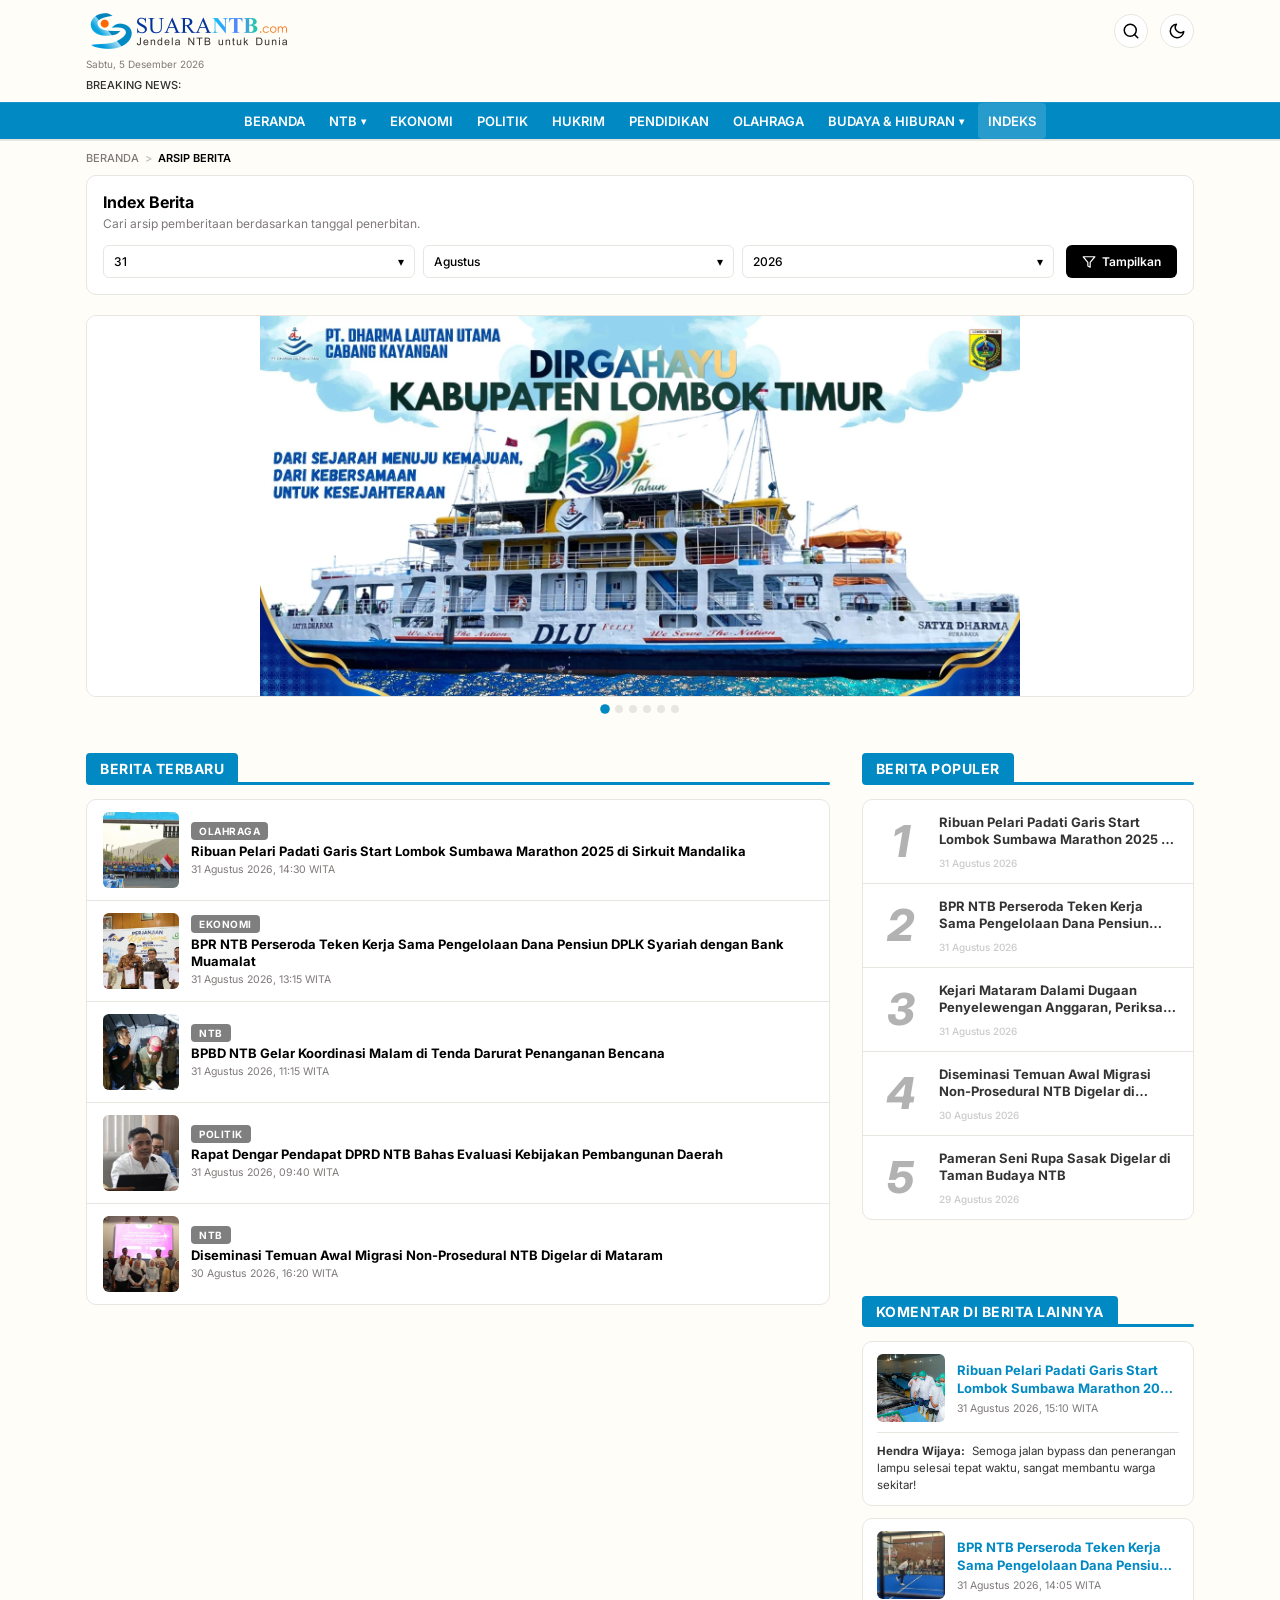
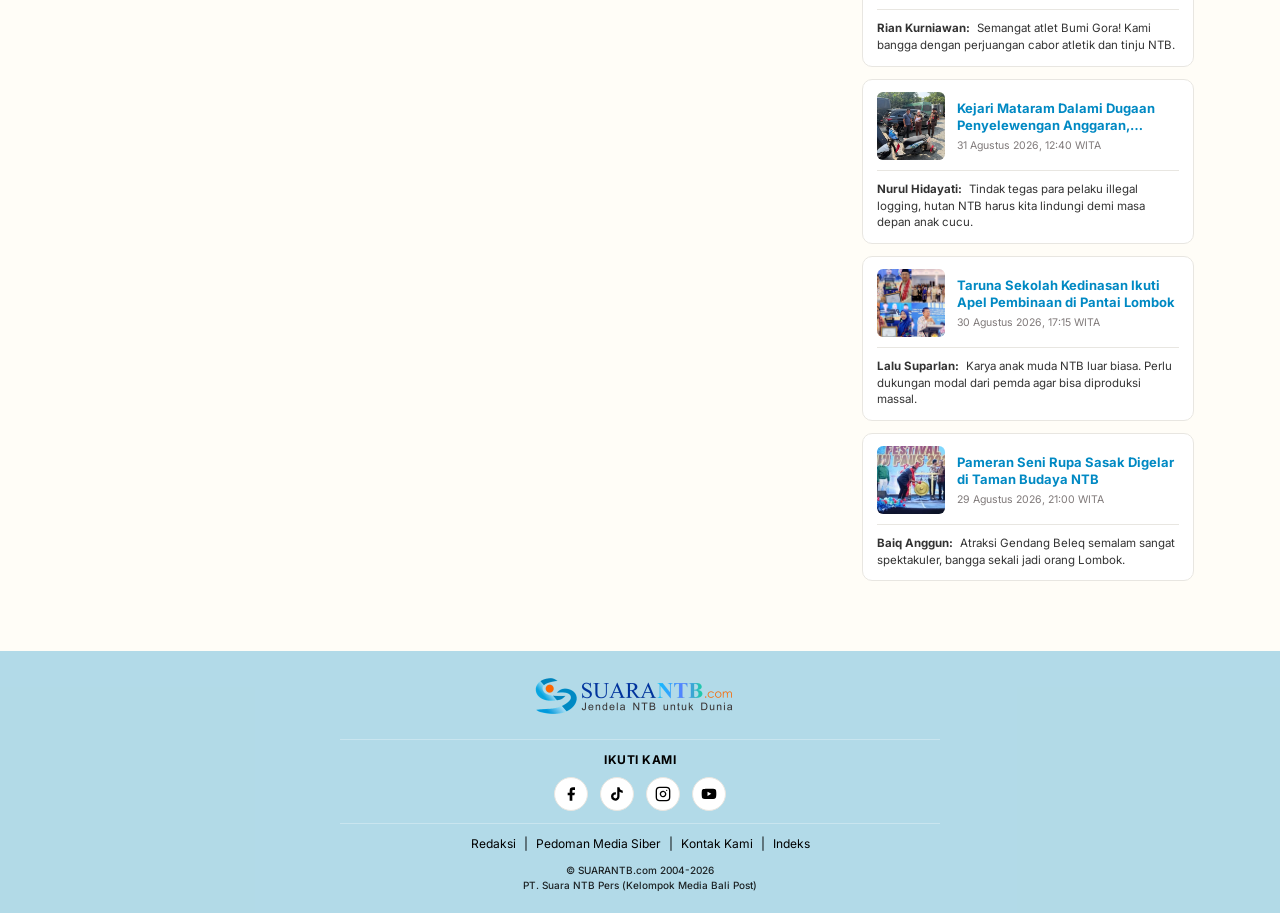
<file: index-berita.html>
<!DOCTYPE html>
<html lang="id">
<head>
  <meta charset="UTF-8">
  <meta name="viewport" content="width=device-width, initial-scale=1.0">
  <title>Index Berita — SuaraNTB</title>
  <script>try{var t=localStorage.getItem('theme');if(t==='dark')document.documentElement.setAttribute('data-theme','dark')}catch(e){}</script>
  <link rel="stylesheet" href="css/styles.css">
</head>
<body>

  <!-- ==================== HEADER (STICKY) ==================== -->
  <header class="site-header">
    <div class="header-top">
      <div class="container">
        <div class="header-main-row">
          <a href="index.html" class="site-logo" aria-label="SuaraNTB Beranda">
            <img src="images/icon_logo/logo_suarantb.png" alt="SuaraNTB Logo" width="219" height="42">
          </a>
          <div class="header-actions">
            <button class="btn-icon js-open-search" aria-label="Buka Pencarian">
              <svg viewBox="0 0 24 24" fill="none" stroke="currentColor" stroke-width="2" stroke-linecap="round" stroke-linejoin="round">
                <circle cx="11" cy="11" r="8"></circle>
                <line x1="21" y1="21" x2="16.65" y2="16.65"></line>
              </svg>
            </button>
            <button class="btn-icon js-theme-toggle" aria-label="Ganti Tema">
              <svg viewBox="0 0 24 24" fill="none" stroke="currentColor" stroke-width="2" stroke-linecap="round" stroke-linejoin="round">
                <path d="M21 12.79A9 9 0 1 1 11.21 3 7 7 0 0 0 21 12.79z"></path>
              </svg>
            </button>
          </div>
        </div>

        <div class="header-date">Sabtu, 29 Agustus 2026</div>

        <div class="breaking-news-bar">
          <span class="breaking-label">BREAKING NEWS:</span>
          <div class="breaking-ticker-wrap">
            <div class="breaking-ticker-content">
              Ribuan Pelari Padati Garis Start Lombok Sumbawa Marathon 2025 di Sirkuit Mandalika • BPR NTB Perseroda Teken Kerja Sama Pengelolaan Dana Pensiun DPLK Syariah dengan Bank Muamalat • BPBD NTB Gelar Koordinasi Malam di Tenda Darurat Penanganan Bencana • Rapat Dengar Pendapat DPRD NTB Bahas Evaluasi Kebijakan Pembangunan Daerah • Diseminasi Temuan Awal Migrasi Non-Prosedural NTB Digelar di Mataram
            </div>
          </div>
        </div>
      </div>
    </div>

    <!-- Nav Bar -->
    <nav class="header-nav-bar" aria-label="Navigasi Utama">
      <div class="container">
        <ul class="nav-scroll-list">
          <li class="nav-item">
            <a href="index.html" class="nav-link">BERANDA</a>
          </li>
          <li class="nav-item has-dropdown">
            <a href="#" class="nav-link">
              NTB <span class="nav-caret">▾</span>
            </a>
            <div class="nav-dropdown-menu">
              <a href="kategori.html?region=mataram" class="dropdown-pill">Mataram</a>
              <a href="kategori.html?region=lombok-barat" class="dropdown-pill">Lombok Barat</a>
              <a href="kategori.html?region=lombok-tengah" class="dropdown-pill">Lombok Tengah</a>
              <a href="kategori.html?region=lombok-timur" class="dropdown-pill">Lombok Timur</a>
              <a href="kategori.html?region=lombok-utara" class="dropdown-pill">Lombok Utara</a>
              <a href="kategori.html?region=sumbawa-barat" class="dropdown-pill">Sumbawa Barat</a>
              <a href="kategori.html?region=sumbawa" class="dropdown-pill">Sumbawa</a>
              <a href="kategori.html?region=dompu" class="dropdown-pill">Dompu</a>
              <a href="kategori.html?region=bima" class="dropdown-pill">Bima</a>
            </div>
          </li>
          <li class="nav-item">
            <a href="kategori.html?slug=ekonomi" class="nav-link">EKONOMI</a>
          </li>
          <li class="nav-item">
            <a href="kategori.html?slug=politik" class="nav-link">POLITIK</a>
          </li>
          <li class="nav-item">
            <a href="kategori.html?slug=hukrim" class="nav-link">HUKRIM</a>
          </li>
          <li class="nav-item">
            <a href="kategori.html?slug=pendidikan" class="nav-link">PENDIDIKAN</a>
          </li>
          <li class="nav-item">
            <a href="kategori.html?slug=olahraga" class="nav-link">OLAHRAGA</a>
          </li>
          <li class="nav-item has-dropdown">
            <a href="#" class="nav-link">
              BUDAYA & HIBURAN <span class="nav-caret">▾</span>
            </a>
            <div class="nav-dropdown-menu">
              <a href="kategori.html?slug=film" class="dropdown-pill">Film</a>
              <a href="kategori.html?slug=buku" class="dropdown-pill">Buku</a>
            </div>
          </li>
          <li class="nav-item">
            <a href="index-berita.html" class="nav-link active">INDEKS</a>
          </li>
        </ul>
      </div>
    </nav>
  </header>

  <!-- ==================== MAIN CONTENT ==================== -->
  <main class="main-layout">
    <div class="container">
      
      <!-- Breadcrumb -->
      <nav class="breadcrumb-wrap" aria-label="Breadcrumb">
        <ol class="breadcrumb-list">
          <li><a href="index.html">BERANDA</a></li>
          <li class="breadcrumb-sep">&gt;</li>
          <li class="breadcrumb-current">ARSIP BERITA</li>
        </ol>
      </nav>

      <!-- 4.6 Filter Arsip Component -->
      <section class="archive-filter-section">
        <h1 class="archive-title">Index Berita</h1>
        <p class="archive-desc">Cari arsip pemberitaan berdasarkan tanggal penerbitan.</p>

        <form id="archiveFilterForm" class="filter-form-row">
          <div class="filter-selects-group">
            <!-- Custom Select: Tanggal (1-31) -->
            <div class="custom-select-wrapper">
              <input type="hidden" id="filterTanggal" value="31">
              <div class="custom-select-trigger" tabindex="0">
                <span class="select-label">31</span>
                <span>▾</span>
              </div>
              <div class="custom-select-options">
                <div class="custom-select-option" data-value="1">1</div>
                <div class="custom-select-option" data-value="2">2</div>
                <div class="custom-select-option" data-value="3">3</div>
                <div class="custom-select-option" data-value="4">4</div>
                <div class="custom-select-option" data-value="5">5</div>
                <div class="custom-select-option" data-value="6">6</div>
                <div class="custom-select-option" data-value="7">7</div>
                <div class="custom-select-option" data-value="8">8</div>
                <div class="custom-select-option" data-value="9">9</div>
                <div class="custom-select-option" data-value="10">10</div>
                <div class="custom-select-option" data-value="11">11</div>
                <div class="custom-select-option" data-value="12">12</div>
                <div class="custom-select-option" data-value="13">13</div>
                <div class="custom-select-option" data-value="14">14</div>
                <div class="custom-select-option" data-value="15">15</div>
                <div class="custom-select-option" data-value="16">16</div>
                <div class="custom-select-option" data-value="17">17</div>
                <div class="custom-select-option" data-value="18">18</div>
                <div class="custom-select-option" data-value="19">19</div>
                <div class="custom-select-option" data-value="20">20</div>
                <div class="custom-select-option" data-value="21">21</div>
                <div class="custom-select-option" data-value="22">22</div>
                <div class="custom-select-option" data-value="23">23</div>
                <div class="custom-select-option" data-value="24">24</div>
                <div class="custom-select-option" data-value="25">25</div>
                <div class="custom-select-option" data-value="26">26</div>
                <div class="custom-select-option" data-value="27">27</div>
                <div class="custom-select-option" data-value="28">28</div>
                <div class="custom-select-option" data-value="29">29</div>
                <div class="custom-select-option" data-value="30">30</div>
                <div class="custom-select-option is-selected" data-value="31">31</div>
              </div>
            </div>

            <!-- Custom Select: Bulan -->
            <div class="custom-select-wrapper">
              <input type="hidden" id="filterBulan" value="Agustus">
              <div class="custom-select-trigger" tabindex="0">
                <span class="select-label">Agustus</span>
                <span>▾</span>
              </div>
              <div class="custom-select-options">
                <div class="custom-select-option" data-value="Januari">Januari</div>
                <div class="custom-select-option" data-value="Februari">Februari</div>
                <div class="custom-select-option" data-value="Maret">Maret</div>
                <div class="custom-select-option" data-value="April">April</div>
                <div class="custom-select-option" data-value="Mei">Mei</div>
                <div class="custom-select-option" data-value="Juni">Juni</div>
                <div class="custom-select-option" data-value="Juli">Juli</div>
                <div class="custom-select-option is-selected" data-value="Agustus">Agustus</div>
                <div class="custom-select-option" data-value="September">September</div>
                <div class="custom-select-option" data-value="Oktober">Oktober</div>
                <div class="custom-select-option" data-value="November">November</div>
                <div class="custom-select-option" data-value="Desember">Desember</div>
              </div>
            </div>

            <!-- Custom Select: Tahun (2010-2026) -->
            <div class="custom-select-wrapper">
              <input type="hidden" id="filterTahun" value="2026">
              <div class="custom-select-trigger" tabindex="0">
                <span class="select-label">2026</span>
                <span>▾</span>
              </div>
              <div class="custom-select-options">
                <div class="custom-select-option is-selected" data-value="2026">2026</div>
                <div class="custom-select-option" data-value="2025">2025</div>
                <div class="custom-select-option" data-value="2024">2024</div>
                <div class="custom-select-option" data-value="2023">2023</div>
                <div class="custom-select-option" data-value="2022">2022</div>
                <div class="custom-select-option" data-value="2021">2021</div>
                <div class="custom-select-option" data-value="2020">2020</div>
                <div class="custom-select-option" data-value="2019">2019</div>
                <div class="custom-select-option" data-value="2018">2018</div>
                <div class="custom-select-option" data-value="2017">2017</div>
                <div class="custom-select-option" data-value="2016">2016</div>
                <div class="custom-select-option" data-value="2015">2015</div>
                <div class="custom-select-option" data-value="2014">2014</div>
                <div class="custom-select-option" data-value="2013">2013</div>
                <div class="custom-select-option" data-value="2012">2012</div>
                <div class="custom-select-option" data-value="2011">2011</div>
                <div class="custom-select-option" data-value="2010">2010</div>
              </div>
            </div>
          </div>

          <!-- Filter Submit Button (kanan, sejajar dengan filter bulan) -->
          <button type="submit" class="btn-filter-submit">
            <svg viewBox="0 0 24 24" fill="none" stroke="currentColor" stroke-width="2" stroke-linecap="round" stroke-linejoin="round">
              <polygon points="22 3 2 3 10 12.46 10 19 14 21 14 12.46 22 3"></polygon>
            </svg>
            Tampilkan
          </button>
        </form>
      </section>

      <!-- Area Hasil Filter (frame terpisah dari frame filter indeks) -->
      <div id="archiveResultArea" class="filter-result-area"></div>

      <section class="ad-carousel-section js-ad-carousel" aria-label="Iklan Banner">
        <div class="ad-banner-frame">
          <div class="ad-banner-slides">
            <div class="ad-banner-slide"><img src="images/iklan_info/IKLAN-DLU-HUT-LOMBOK-TIMUR.webp" alt="Iklan DLU HUT Lombok Timur" loading="lazy"></div>
            <div class="ad-banner-slide"><img src="images/iklan_info/IKLAN-QUNCI-VILLAS.webp" alt="Iklan Qunci Villas" loading="lazy"></div>
            <div class="ad-banner-slide"><img src="images/iklan_info/image 11.png" alt="Iklan 3" loading="lazy"></div>
            <div class="ad-banner-slide"><img src="images/iklan_info/image 12.png" alt="Iklan 4" loading="lazy"></div>
            <div class="ad-banner-slide"><img src="images/iklan_info/image 13.png" alt="Iklan 5" loading="lazy"></div>
            <div class="ad-banner-slide"><img src="images/iklan_info/image 14.png" alt="Iklan 6" loading="lazy"></div>
          </div>
        </div>
        <div class="ad-carousel-dots">
          <button class="ad-dot active" aria-label="Slide 1"></button>
          <button class="ad-dot" aria-label="Slide 2"></button>
          <button class="ad-dot" aria-label="Slide 3"></button>
          <button class="ad-dot" aria-label="Slide 4"></button>
          <button class="ad-dot" aria-label="Slide 5"></button>
          <button class="ad-dot" aria-label="Slide 6"></button>
        </div>
      </section>

      <!-- 2-Column Responsive Layout -->
      <div class="layout-grid">
        
        <!-- Main Column (Left) -->
        <div class="main-column">
          <!-- Seksi Berita Terbaru (5 Berita Headline, Thumbnail Tanpa Featured & Tanpa Label Kategori) -->
          <section class="home-section">
            <div class="section-header">
              <h2 class="section-title">Berita Terbaru</h2>
            </div>
            <div class="section-frame">
              <div class="category-unified-list">
                                <!-- 1 -->
                <article class="category-sub-item">
                  <div class="category-sub-thumb">
                    <img src="images/gambar_berita/headline_image/BN_image1.png" alt="Lombok Sumbawa Marathon Mandalika" loading="lazy">
                  </div>
                  <div class="category-sub-body">
                    <span class="badge badge-olahraga">Olahraga</span>
                    <h4 class="category-sub-title"><a href="isi-berita.html?id=101">Ribuan Pelari Padati Garis Start Lombok Sumbawa Marathon 2025 di Sirkuit Mandalika</a></h4>
                    <div class="category-sub-meta">31 Agustus 2026, 14:30 WITA</div>
                  </div>
                </article>
                <div class="section-item-divider"></div>

                <!-- 2 -->
                <article class="category-sub-item">
                  <div class="category-sub-thumb">
                    <img src="images/gambar_berita/headline_image/BN_image2.png" alt="BPR NTB Kerja Sama DPLK Syariah" loading="lazy">
                  </div>
                  <div class="category-sub-body">
                    <span class="badge badge-ekonomi">Ekonomi</span>
                    <h4 class="category-sub-title"><a href="isi-berita.html?id=102">BPR NTB Perseroda Teken Kerja Sama Pengelolaan Dana Pensiun DPLK Syariah dengan Bank Muamalat</a></h4>
                    <div class="category-sub-meta">31 Agustus 2026, 13:15 WITA</div>
                  </div>
                </article>
                <div class="section-item-divider"></div>

                <!-- 3 -->
                <article class="category-sub-item">
                  <div class="category-sub-thumb">
                    <img src="images/gambar_berita/headline_image/BN_image3.png" alt="BPBD Koordinasi Tenda Darurat" loading="lazy">
                  </div>
                  <div class="category-sub-body">
                    <span class="badge badge-umum">NTB</span>
                    <h4 class="category-sub-title"><a href="isi-berita.html?id=103">BPBD NTB Gelar Koordinasi Malam di Tenda Darurat Penanganan Bencana</a></h4>
                    <div class="category-sub-meta">31 Agustus 2026, 11:15 WITA</div>
                  </div>
                </article>
                <div class="section-item-divider"></div>

                <!-- 4 -->
                <article class="category-sub-item">
                  <div class="category-sub-thumb">
                    <img src="images/gambar_berita/headline_image/BN_image4.png" alt="Rapat Dengar Pendapat DPRD" loading="lazy">
                  </div>
                  <div class="category-sub-body">
                    <span class="badge badge-politik">Politik</span>
                    <h4 class="category-sub-title"><a href="isi-berita.html?id=104">Rapat Dengar Pendapat DPRD NTB Bahas Evaluasi Kebijakan Pembangunan Daerah</a></h4>
                    <div class="category-sub-meta">31 Agustus 2026, 09:40 WITA</div>
                  </div>
                </article>
                <div class="section-item-divider"></div>

                <!-- 5 -->
                <article class="category-sub-item">
                  <div class="category-sub-thumb">
                    <img src="images/gambar_berita/headline_image/BN_image5.png" alt="Diseminasi Migrasi NTB" loading="lazy">
                  </div>
                  <div class="category-sub-body">
                    <span class="badge badge-umum">NTB</span>
                    <h4 class="category-sub-title"><a href="isi-berita.html?id=105">Diseminasi Temuan Awal Migrasi Non-Prosedural NTB Digelar di Mataram</a></h4>
                    <div class="category-sub-meta">30 Agustus 2026, 16:20 WITA</div>
                  </div>
                </article>
              </div>
            </div>
          </section>
        </div>

        <!-- Sidebar Column (Right) -->
        <div class="sidebar-column">
          
          <!-- Berita Populer (Sama Persis Seperti di Beranda) -->
          <section class="home-section">
            <div class="section-header">
              <h2 class="section-title">Berita Populer</h2>
            </div>
            <div class="section-frame">
              <div class="popular-list-unified">
                
                <div class="popular-item-unified">
                  <div class="popular-number-large">1</div>
                  <div class="popular-content-unified">
                    <h3 class="popular-title">
                      <a href="isi-berita.html?id=101">Ribuan Pelari Padati Garis Start Lombok Sumbawa Marathon 2025 di Sirkuit Mandalika</a>
                    </h3>
                    <div class="card-meta"><span>31 Agustus 2026</span></div>
                  </div>
                </div>
                <div class="section-item-divider"></div>

                <div class="popular-item-unified">
                  <div class="popular-number-large">2</div>
                  <div class="popular-content-unified">
                    <h3 class="popular-title">
                      <a href="isi-berita.html?id=102">BPR NTB Perseroda Teken Kerja Sama Pengelolaan Dana Pensiun DPLK Syariah dengan Bank Muamalat</a>
                    </h3>
                    <div class="card-meta"><span>31 Agustus 2026</span></div>
                  </div>
                </div>
                <div class="section-item-divider"></div>

                <div class="popular-item-unified">
                  <div class="popular-number-large">3</div>
                  <div class="popular-content-unified">
                    <h3 class="popular-title">
                      <a href="isi-berita.html?id=103">Kejari Mataram Dalami Dugaan Penyelewengan Anggaran, Periksa Saksi</a>
                    </h3>
                    <div class="card-meta"><span>31 Agustus 2026</span></div>
                  </div>
                </div>
                <div class="section-item-divider"></div>

                <div class="popular-item-unified">
                  <div class="popular-number-large">4</div>
                  <div class="popular-content-unified">
                    <h3 class="popular-title">
                      <a href="isi-berita.html?id=105">Diseminasi Temuan Awal Migrasi Non-Prosedural NTB Digelar di Mataram</a>
                    </h3>
                    <div class="card-meta"><span>30 Agustus 2026</span></div>
                  </div>
                </div>
                <div class="section-item-divider"></div>

                <div class="popular-item-unified">
                  <div class="popular-number-large">5</div>
                  <div class="popular-content-unified">
                    <h3 class="popular-title">
                      <a href="isi-berita.html?id=5">Pameran Seni Rupa Sasak Digelar di Taman Budaya NTB</a>
                    </h3>
                    <div class="card-meta"><span>29 Agustus 2026</span></div>
                  </div>
                </div>

              </div>
            </div>
          </section>

          <!-- Komentar di Berita Lainnya -->
          <section class="home-section">
            <div class="section-header">
              <h2 class="section-title">Komentar di Berita Lainnya</h2>
            </div>
            <div class="comment-thumb-list">
              <article class="comment-thumb-card">
                <div class="comment-thumb-top">
                  <div class="comment-news-thumb">
                    <img src="images/gambar_berita/ekonimi_image/IMG-20260924-WA0117.webp" alt="Infrastruktur Mandalika" loading="lazy">
                  </div>
                  <div class="comment-thumb-header">
                    <a href="isi-berita.html?id=1" class="comment-thumb-title">Ribuan Pelari Padati Garis Start Lombok Sumbawa Marathon 2025 di Sirkuit Mandalika</a>
                    <div class="comment-thumb-time">31 Agustus 2026, 15:10 WITA</div>
                  </div>
                </div>
                <div class="comment-thumb-divider"></div>
                <div class="comment-thumb-bottom">
                  <span class="comment-thumb-author">Hendra Wijaya:</span> Semoga jalan bypass dan penerangan lampu selesai tepat waktu, sangat membantu warga sekitar!
                </div>
              </article>

              <article class="comment-thumb-card">
                <div class="comment-thumb-top">
                  <div class="comment-news-thumb">
                    <img src="images/gambar_berita/olahraha_image/IMG-20260712-WA0066-696x313.webp" alt="PON NTB" loading="lazy">
                  </div>
                  <div class="comment-thumb-header">
                    <a href="isi-berita.html?id=102" class="comment-thumb-title">BPR NTB Perseroda Teken Kerja Sama Pengelolaan Dana Pensiun DPLK Syariah dengan Bank Muamalat</a>
                    <div class="comment-thumb-time">31 Agustus 2026, 14:05 WITA</div>
                  </div>
                </div>
                <div class="comment-thumb-divider"></div>
                <div class="comment-thumb-bottom">
                  <span class="comment-thumb-author">Rian Kurniawan:</span> Semangat atlet Bumi Gora! Kami bangga dengan perjuangan cabor atletik dan tinju NTB.
                </div>
              </article>

              <article class="comment-thumb-card">
                <div class="comment-thumb-top">
                  <div class="comment-news-thumb">
                    <img src="images/gambar_berita/hukrim_image/IMG-20260924-WA0116-696x522.webp" alt="Kayu Ilegal" loading="lazy">
                  </div>
                  <div class="comment-thumb-header">
                    <a href="isi-berita.html?id=2" class="comment-thumb-title">Kejari Mataram Dalami Dugaan Penyelewengan Anggaran, Periksa Saksi</a>
                    <div class="comment-thumb-time">31 Agustus 2026, 12:40 WITA</div>
                  </div>
                </div>
                <div class="comment-thumb-divider"></div>
                <div class="comment-thumb-bottom">
                  <span class="comment-thumb-author">Nurul Hidayati:</span> Tindak tegas para pelaku illegal logging, hutan NTB harus kita lindungi demi masa depan anak cucu.
                </div>
              </article>

              <article class="comment-thumb-card">
                <div class="comment-thumb-top">
                  <div class="comment-news-thumb">
                    <img src="images/gambar_berita/pendidikan_image/WhatsApp-Image-2026-09-20-at-14.07.07-696x565.webp" alt="Diseminasi Migrasi NTB" loading="lazy">
                  </div>
                  <div class="comment-thumb-header">
                    <a href="isi-berita.html?id=4" class="comment-thumb-title">Taruna Sekolah Kedinasan Ikuti Apel Pembinaan di Pantai Lombok</a>
                    <div class="comment-thumb-time">30 Agustus 2026, 17:15 WITA</div>
                  </div>
                </div>
                <div class="comment-thumb-divider"></div>
                <div class="comment-thumb-bottom">
                  <span class="comment-thumb-author">Lalu Suparlan:</span> Karya anak muda NTB luar biasa. Perlu dukungan modal dari pemda agar bisa diproduksi massal.
                </div>
              </article>

              <article class="comment-thumb-card">
                <div class="comment-thumb-top">
                  <div class="comment-news-thumb">
                    <img src="images/gambar_berita/budaya_hiburan_image/WhatsApp-Image-2026-09-21-at-07.03.37-696x407.webp" alt="Festival Senggigi" loading="lazy">
                  </div>
                  <div class="comment-thumb-header">
                    <a href="isi-berita.html?id=5" class="comment-thumb-title">Pameran Seni Rupa Sasak Digelar di Taman Budaya NTB</a>
                    <div class="comment-thumb-time">29 Agustus 2026, 21:00 WITA</div>
                  </div>
                </div>
                <div class="comment-thumb-divider"></div>
                <div class="comment-thumb-bottom">
                  <span class="comment-thumb-author">Baiq Anggun:</span> Atraksi Gendang Beleq semalam sangat spektakuler, bangga sekali jadi orang Lombok.
                </div>
              </article>
            </div>
          </section>

        </div>

      </div>
    </div>
  </main>

  <!-- ==================== SEARCH OVERLAY ==================== -->
  <div id="searchOverlay" class="search-overlay" role="dialog" aria-modal="true" aria-label="Pop-up Pencarian">
    <div class="search-modal-card">
      <div class="search-overlay-header">
        <div class="search-input-box">
          <svg class="search-icon" viewBox="0 0 24 24" fill="none" stroke-width="2" stroke-linecap="round" stroke-linejoin="round">
            <circle cx="11" cy="11" r="8"></circle>
            <line x1="21" y1="21" x2="16.65" y2="16.65"></line>
          </svg>
          <input type="text" id="searchInput" class="search-input-field" placeholder="Cari postingan, tag" autocomplete="off">
          <button type="button" id="btnSearchClear" class="btn-search-clear" aria-label="Hapus teks">✕</button>
        </div>
        <button type="button" id="btnSearchCancel" class="btn-search-cancel">Batalkan</button>
      </div>

      <div class="search-overlay-body">
        <div id="searchPreview" style="display: none;">
          <div class="search-preview-section">
            <div class="search-preview-label">TAG</div>
            <div id="searchTagsContainer" class="search-tags-list"></div>
          </div>
          <div class="search-preview-section">
            <div class="search-preview-label">POSTINGAN</div>
            <div id="searchPostsContainer" class="search-post-results"></div>
          </div>
          <button type="button" id="btnMoreResults" class="btn-load-more">
            Tampilkan lebih banyak hasil
            <svg viewBox="0 0 24 24" fill="none" stroke="currentColor" stroke-width="2">
              <polyline points="6 9 12 15 18 9"></polyline>
            </svg>
          </button>
        </div>
      </div>
    </div>
  </div>

  <!-- ==================== FOOTER ==================== -->
  <footer class="site-footer">
    <div class="container">
      <a href="index.html" class="footer-logo">
        <img src="images/icon_logo/logo_suarantb.png" alt="SuaraNTB Logo" width="219" height="42">
      </a>
      <div class="footer-divider"></div>
      <div class="footer-follow-title">IKUTI KAMI</div>
      <div class="footer-socials">
        <a href="https://facebook.com" target="_blank" rel="noopener" class="social-circle" aria-label="Facebook">
          <svg viewBox="0 0 24 24"><path d="M18 2h-3a5 5 0 0 0-5 5v3H7v4h3v8h4v-8h3l1-4h-4V7a1 1 0 0 1 1-1h3z"/></svg>
        </a>
        <a href="https://tiktok.com" target="_blank" rel="noopener" class="social-circle" aria-label="TikTok">
          <svg viewBox="0 0 24 24"><path d="M19.59 6.69a4.83 4.83 0 0 1-3.77-4.25V2h-3.45v13.67a2.89 2.89 0 0 1-5.2 1.74 2.89 2.89 0 0 1 2.31-4.64c.29 0 .58.04.85.12V9.4a6.33 6.33 0 0 0-1-.08A6.34 6.34 0 0 0 3 15.66a6.34 6.34 0 0 0 10.82 4.49 6.3 6.3 0 0 0 1.94-4.48V8.78a8.16 8.16 0 0 0 4.83 1.57V6.9a4.85 4.85 0 0 1-1-.21z"/></svg>
        </a>
        <a href="https://instagram.com" target="_blank" rel="noopener" class="social-circle" aria-label="Instagram">
          <svg viewBox="0 0 24 24" fill="none" stroke="currentColor" stroke-width="2" stroke-linecap="round" stroke-linejoin="round" style="fill:none;"><rect x="2" y="2" width="20" height="20" rx="5" ry="5"></rect><path d="M16 11.37A4 4 0 1 1 12.63 8 4 4 0 0 1 16 11.37z"></path><line x1="17.5" y1="6.5" x2="17.51" y2="6.5"></line></svg>
        </a>
        <a href="https://youtube.com" target="_blank" rel="noopener" class="social-circle" aria-label="YouTube">
          <svg viewBox="0 0 24 24"><path d="M22.54 6.42a2.78 2.78 0 0 0-1.94-2C18.88 4 12 4 12 4s-6.88 0-8.6.46a2.78 2.78 0 0 0-1.94 2A29 29 0 0 0 1 11.75a29 29 0 0 0 .46 5.33A2.78 2.78 0 0 0 3.4 19c1.72.46 8.6.46 8.6.46s6.88 0 8.6-.46a2.78 2.78 0 0 0 1.94-2 29 29 0 0 0 .46-5.25 29 29 0 0 0-.46-5.33z"/><polygon points="9.75 15.02 15.5 11.75 9.75 8.48 9.75 15.02" fill="var(--color-surface)"/></svg>
        </a>
      </div>
      <div class="footer-divider"></div>
      <div class="footer-nav-links">
        <a href="redaksi.html">Redaksi</a>
        <span>|</span>
        <a href="pedoman-media-siber.html">Pedoman Media Siber</a>
        <span>|</span>
        <a href="kontak-kami.html">Kontak Kami</a>
        <span>|</span>
        <a href="index-berita.html">Indeks</a>
      </div>
      <div class="footer-copyright">
        © SUARANTB.com 2004-2026<br>
        PT. Suara NTB Pers (Kelompok Media Bali Post)
      </div>
    </div>
  </footer>

  <!-- Scripts -->
  <script src="js/data.js"></script>
  <script src="js/main.js"></script>
</body>
</html>
</file>
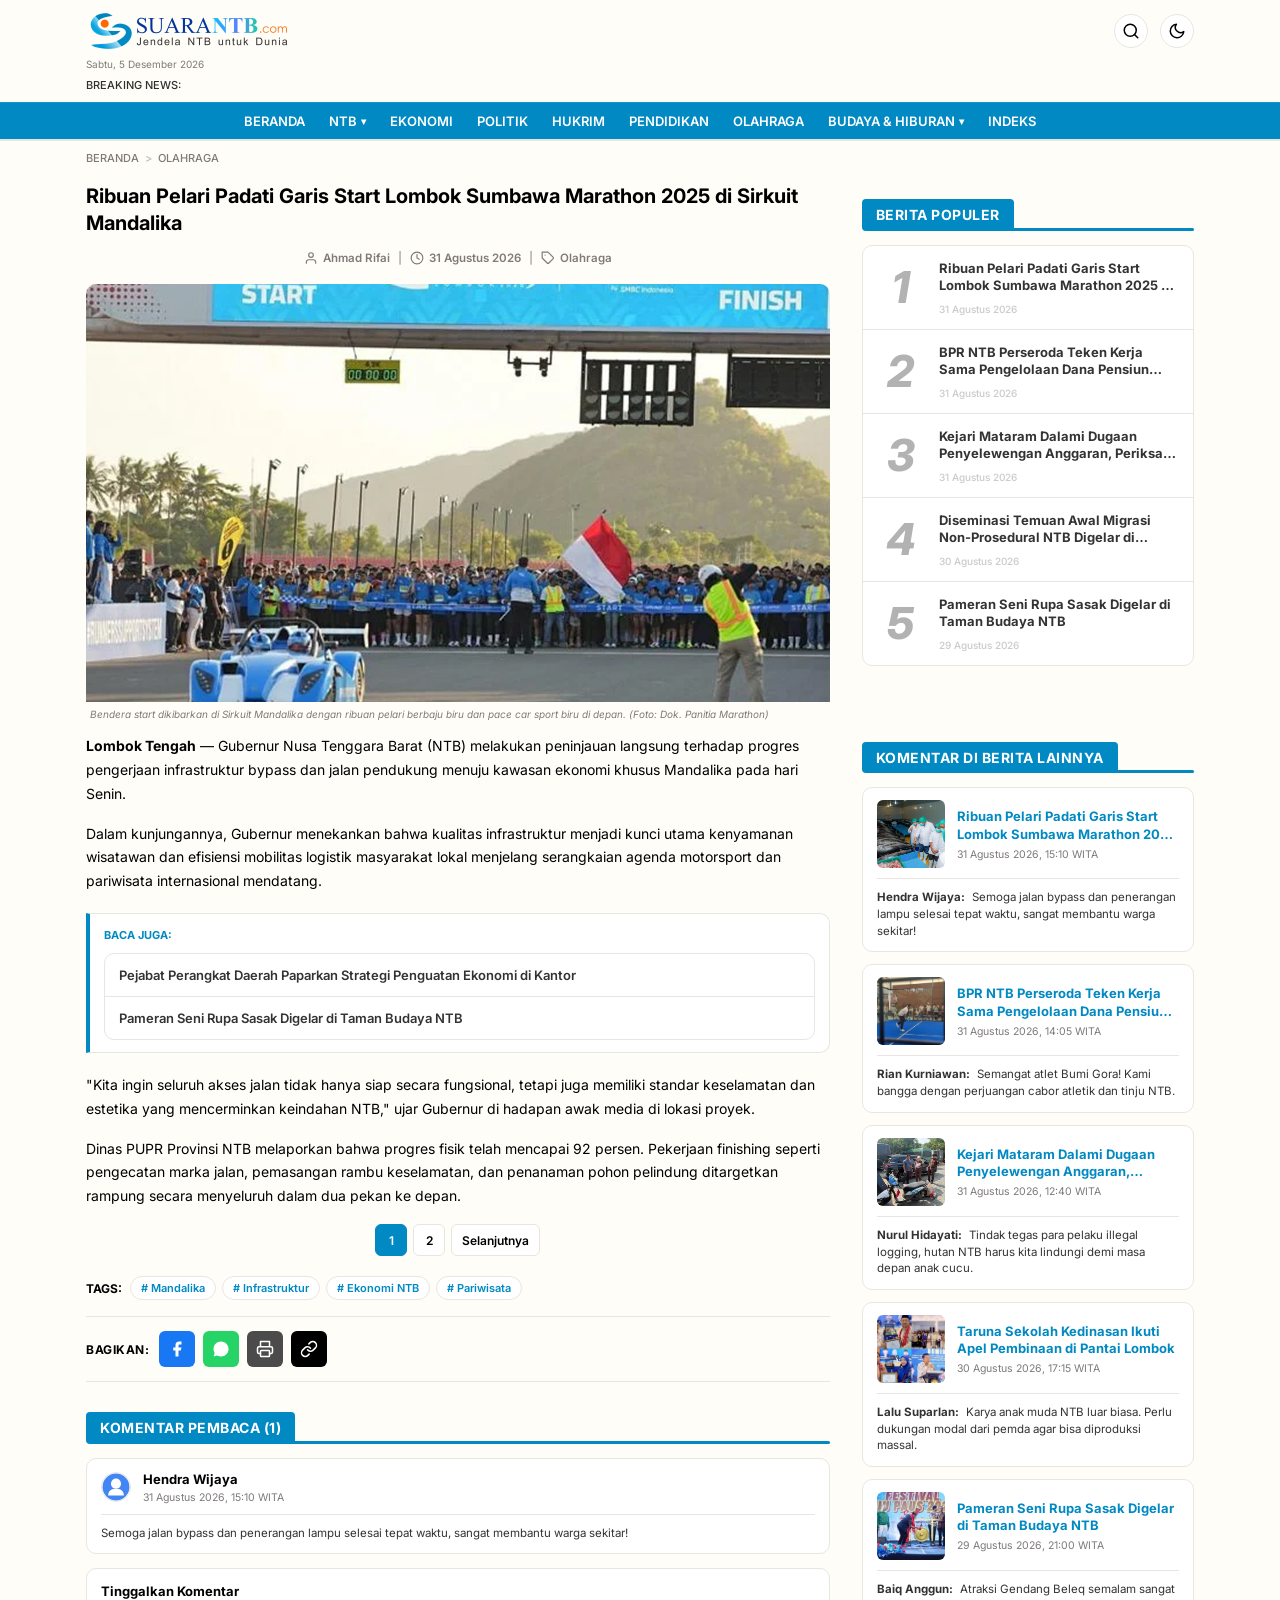
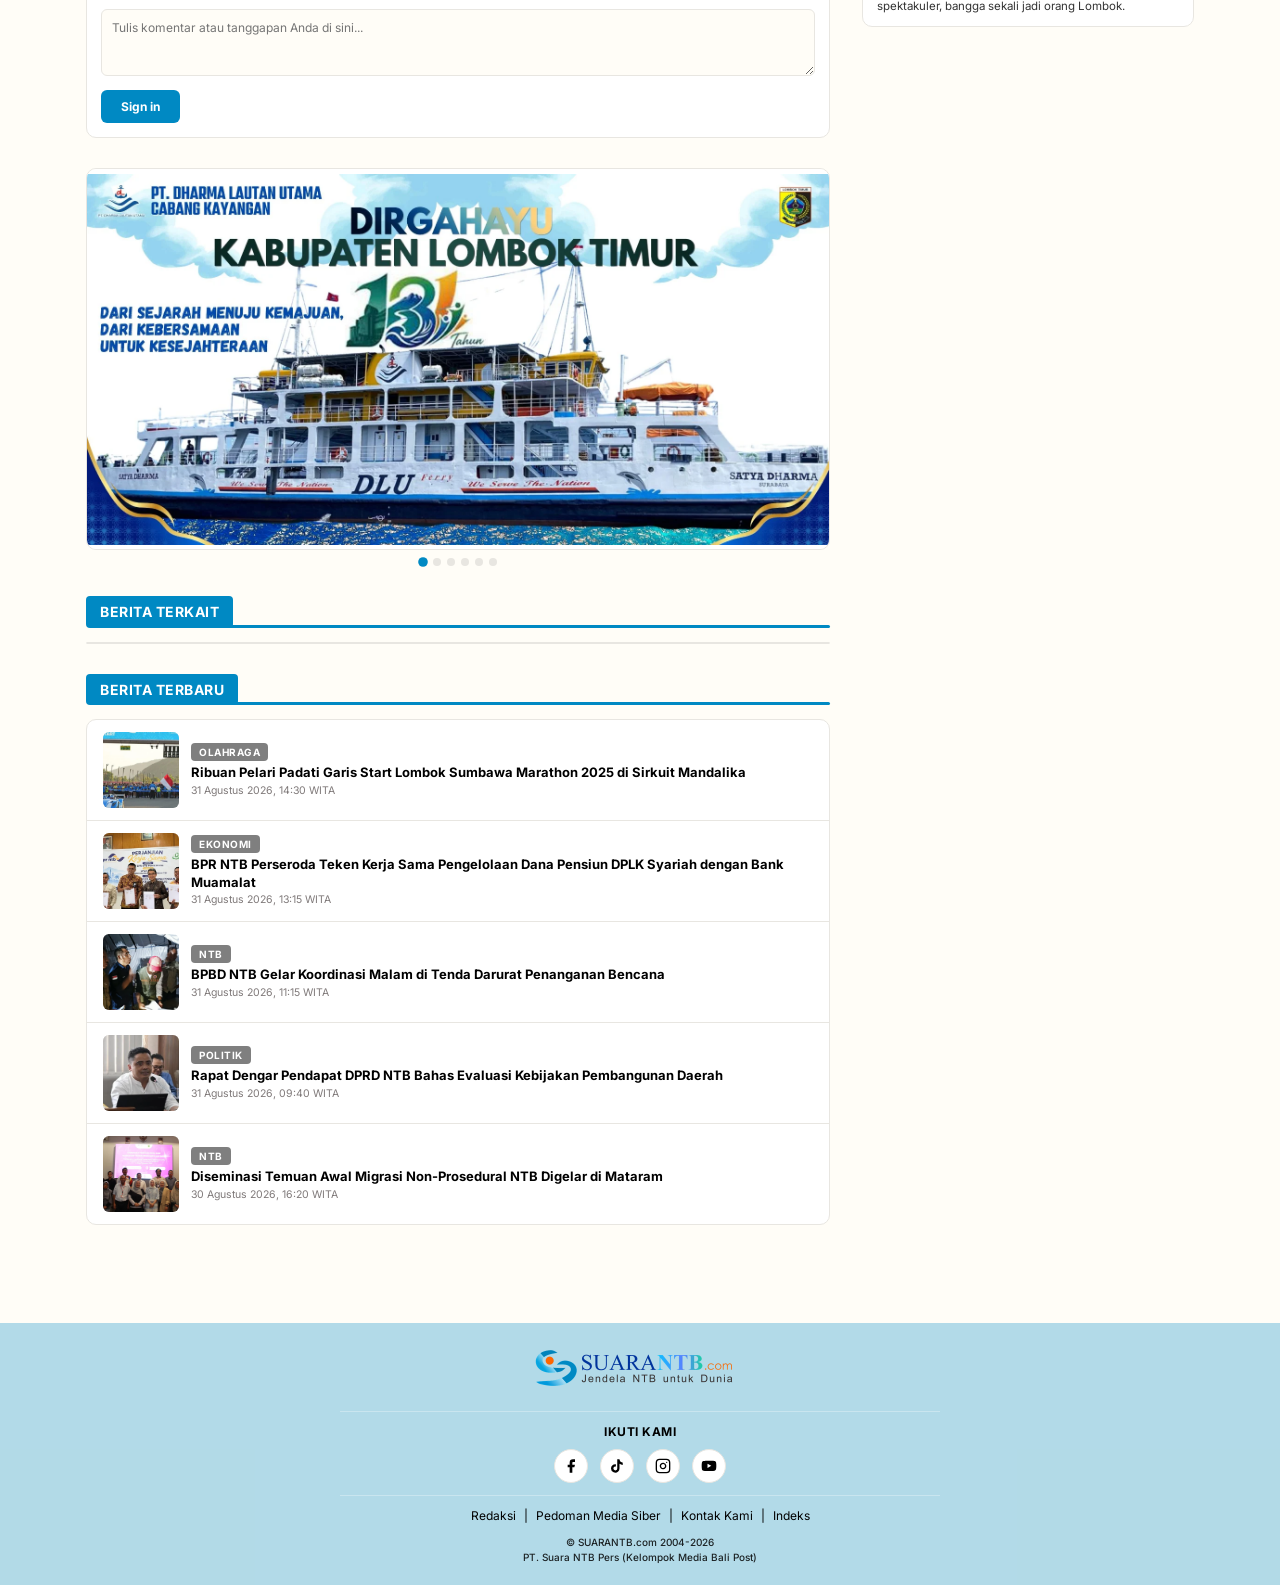
<file: isi-berita.html>
<!DOCTYPE html>
<html lang="id">
<head>
  <meta charset="UTF-8">
  <meta name="viewport" content="width=device-width, initial-scale=1.0">
  <title id="pageTitle">Ribuan Pelari Padati Garis Start Lombok Sumbawa Marathon 2025 di Sirkuit Mandalika — SuaraNTB</title>
  <script>try{var t=localStorage.getItem('theme');if(t==='dark')document.documentElement.setAttribute('data-theme','dark')}catch(e){}</script>
  <link rel="stylesheet" href="css/styles.css">
</head>
<body>

  <!-- ==================== HEADER (STICKY) ==================== -->
  <header class="site-header">
    <div class="header-top">
      <div class="container">
        <div class="header-main-row">
          <a href="index.html" class="site-logo" aria-label="SuaraNTB Beranda">
            <img src="images/icon_logo/logo_suarantb.png" alt="SuaraNTB Logo" width="219" height="42">
          </a>
          <div class="header-actions">
            <button class="btn-icon js-open-search" aria-label="Buka Pencarian">
              <svg viewBox="0 0 24 24" fill="none" stroke="currentColor" stroke-width="2" stroke-linecap="round" stroke-linejoin="round">
                <circle cx="11" cy="11" r="8"></circle>
                <line x1="21" y1="21" x2="16.65" y2="16.65"></line>
              </svg>
            </button>
            <button class="btn-icon js-theme-toggle" aria-label="Ganti Tema">
              <svg viewBox="0 0 24 24" fill="none" stroke="currentColor" stroke-width="2" stroke-linecap="round" stroke-linejoin="round">
                <path d="M21 12.79A9 9 0 1 1 11.21 3 7 7 0 0 0 21 12.79z"></path>
              </svg>
            </button>
          </div>
        </div>

        <div class="header-date">Sabtu, 29 Agustus 2026</div>

        <div class="breaking-news-bar">
          <span class="breaking-label">BREAKING NEWS:</span>
          <div class="breaking-ticker-wrap">
            <div class="breaking-ticker-content">
              Ribuan Pelari Padati Garis Start Lombok Sumbawa Marathon 2025 di Sirkuit Mandalika • BPR NTB Perseroda Teken Kerja Sama Pengelolaan Dana Pensiun DPLK Syariah dengan Bank Muamalat • BPBD NTB Gelar Koordinasi Malam di Tenda Darurat Penanganan Bencana • Rapat Dengar Pendapat DPRD NTB Bahas Evaluasi Kebijakan Pembangunan Daerah • Diseminasi Temuan Awal Migrasi Non-Prosedural NTB Digelar di Mataram
            </div>
          </div>
        </div>
      </div>
    </div>

    <nav class="header-nav-bar" aria-label="Navigasi Utama">
      <div class="container">
        <ul class="nav-scroll-list">
          <li class="nav-item">
            <a href="index.html" class="nav-link">BERANDA</a>
          </li>
          <li class="nav-item has-dropdown">
            <a href="#" class="nav-link">
              NTB <span class="nav-caret">▾</span>
            </a>
            <div class="nav-dropdown-menu">
              <a href="kategori.html?region=mataram" class="dropdown-pill">Mataram</a>
              <a href="kategori.html?region=lombok-barat" class="dropdown-pill">Lombok Barat</a>
              <a href="kategori.html?region=lombok-tengah" class="dropdown-pill">Lombok Tengah</a>
              <a href="kategori.html?region=lombok-timur" class="dropdown-pill">Lombok Timur</a>
              <a href="kategori.html?region=lombok-utara" class="dropdown-pill">Lombok Utara</a>
              <a href="kategori.html?region=sumbawa-barat" class="dropdown-pill">Sumbawa Barat</a>
              <a href="kategori.html?region=sumbawa" class="dropdown-pill">Sumbawa</a>
              <a href="kategori.html?region=dompu" class="dropdown-pill">Dompu</a>
              <a href="kategori.html?region=bima" class="dropdown-pill">Bima</a>
            </div>
          </li>
          <li class="nav-item">
            <a href="kategori.html?slug=ekonomi" class="nav-link">EKONOMI</a>
          </li>
          <li class="nav-item">
            <a href="kategori.html?slug=politik" class="nav-link">POLITIK</a>
          </li>
          <li class="nav-item">
            <a href="kategori.html?slug=hukrim" class="nav-link">HUKRIM</a>
          </li>
          <li class="nav-item">
            <a href="kategori.html?slug=pendidikan" class="nav-link">PENDIDIKAN</a>
          </li>
          <li class="nav-item">
            <a href="kategori.html?slug=olahraga" class="nav-link">OLAHRAGA</a>
          </li>
          <li class="nav-item has-dropdown">
            <a href="#" class="nav-link">
              BUDAYA & HIBURAN <span class="nav-caret">▾</span>
            </a>
            <div class="nav-dropdown-menu">
              <a href="kategori.html?slug=film" class="dropdown-pill">Film</a>
              <a href="kategori.html?slug=buku" class="dropdown-pill">Buku</a>
            </div>
          </li>
          <li class="nav-item">
            <a href="index-berita.html" class="nav-link">INDEKS</a>
          </li>
        </ul>
      </div>
    </nav>
  </header>

  <!-- ==================== MAIN CONTENT ==================== -->
  <main class="main-layout">
    <div class="container">
      
      <!-- Breadcrumb: BERANDA > [KATEGORI] -->
      <nav class="breadcrumb-wrap" aria-label="Breadcrumb">
        <ol class="breadcrumb-list">
          <li><a href="index.html">BERANDA</a></li>
          <li class="breadcrumb-sep">&gt;</li>
          <li><a href="kategori.html?slug=olahraga" id="breadcrumbCategory">OLAHRAGA</a></li>
        </ol>
      </nav>

      <!-- 2-Column Responsive Layout -->
      <div class="layout-grid">
        
        <!-- Main Column (Left ~70%) -->
        <div class="main-column">
          
          <article class="article-detail-wrap">
            <!-- Header Artikel (judul saja; label kategori dipindah ke atas gambar) -->
            <header class="article-header">
              <h1 id="detailTitle" class="article-header-title">Ribuan Pelari Padati Garis Start Lombok Sumbawa Marathon 2025 di Sirkuit Mandalika</h1>
            </header>

            <!-- Info Bar (penerbit | waktu terbit | tag kategori) di atas gambar, rata tengah -->
            <div class="article-info-bar">
              <span class="article-info-item">
                <svg class="info-ic" viewBox="0 0 24 24" fill="none" stroke="currentColor" stroke-width="2" stroke-linecap="round" stroke-linejoin="round"><path d="M20 21v-2a4 4 0 0 0-4-4H8a4 4 0 0 0-4 4v2"/><circle cx="12" cy="7" r="4"/></svg>
                <span id="detailAuthor">Ahmad Rifai</span>
              </span>
              <span class="article-info-sep">|</span>
              <span class="article-info-item">
                <svg class="info-ic" viewBox="0 0 24 24" fill="none" stroke="currentColor" stroke-width="2" stroke-linecap="round" stroke-linejoin="round"><circle cx="12" cy="12" r="10"/><polyline points="12 6 12 12 16 14"/></svg>
                <span id="detailDate">31 Agustus 2026</span>
              </span>
              <span class="article-info-sep">|</span>
              <span class="article-info-item">
                <svg class="info-ic" viewBox="0 0 24 24" fill="none" stroke="currentColor" stroke-width="2" stroke-linecap="round" stroke-linejoin="round"><path d="M20.59 13.41l-7.17 7.17a2 2 0 0 1-2.83 0L2 12V2h10l8.59 8.59a2 2 0 0 1 0 2.82z"/><line x1="7" y1="7" x2="7.01" y2="7"/></svg>
                <span id="detailBadge">Olahraga</span>
              </span>
            </div>

            <!-- Gambar Utama + Caption -->
            <figure class="article-main-image-wrap">
              <img id="detailThumb" src="images/gambar_berita/headline_image/BN_image1.png" alt="Lombok Sumbawa Marathon Mandalika">
              <figcaption class="image-caption">Bendera start dikibarkan di Sirkuit Mandalika dengan ribuan pelari berbaju biru dan pace car sport biru di depan. (Foto: Dok. Panitia Marathon)</figcaption>
            </figure>

            <!-- Isi Paragraf -->
            <div id="detailContent" class="article-content">
              <p><strong>Lombok Tengah</strong> — Gubernur Nusa Tenggara Barat (NTB) melakukan peninjauan langsung terhadap progres pengerjaan infrastruktur bypass dan jalan pendukung menuju kawasan ekonomi khusus Mandalika pada hari Senin.</p>
              <p>Dalam kunjungannya, Gubernur menekankan bahwa kualitas infrastruktur menjadi kunci utama kenyamanan wisatawan dan efisiensi mobilitas logistik masyarakat lokal menjelang serangkaian agenda motorsport dan pariwisata internasional mendatang.</p>

              <!-- Blok 4.4 "Baca Juga" (2 item di tengah artikel) -->
              <aside class="baca-juga-box">
                <div class="baca-juga-title">Baca Juga:</div>
                <div class="related-list">
                  <div class="related-item">
                    <a href="isi-berita.html?id=6" class="related-link">Pejabat Perangkat Daerah Paparkan Strategi Penguatan Ekonomi di Kantor</a>
                  </div>
                  <div class="related-item">
                    <a href="isi-berita.html?id=5" class="related-link">Pameran Seni Rupa Sasak Digelar di Taman Budaya NTB</a>
                  </div>
                </div>
              </aside>

              <p>"Kita ingin seluruh akses jalan tidak hanya siap secara fungsional, tetapi juga memiliki standar keselamatan dan estetika yang mencerminkan keindahan NTB," ujar Gubernur di hadapan awak media di lokasi proyek.</p>
              <p>Dinas PUPR Provinsi NTB melaporkan bahwa progres fisik telah mencapai 92 persen. Pekerjaan finishing seperti pengecatan marka jalan, pemasangan rambu keselamatan, dan penanaman pohon pelindung ditargetkan rampung secara menyeluruh dalam dua pekan ke depan.</p>
            </div>

            <!-- Pagination Halaman Artikel (jika multi-halaman) -->
            <div class="article-pagination" aria-label="Halaman Artikel">
              <button class="page-num-btn active" aria-current="page">1</button>
              <button class="page-num-btn">2</button>
              <button class="page-num-btn" style="width: auto; padding: 0 10px;">Selanjutnya</button>
            </div>

            <!-- Topik / Tag -->
            <div class="article-tags-wrap">
              <span class="article-tags-title">TAGS:</span>
              <div id="detailTags" style="display: flex; gap: 6px; flex-wrap: wrap;">
                <a href="pencarian.html?q=Mandalika" class="article-tag-link"># Mandalika</a>
                <a href="pencarian.html?q=Infrastruktur" class="article-tag-link"># Infrastruktur</a>
                <a href="pencarian.html?q=Ekonomi%20NTB" class="article-tag-link"># Ekonomi NTB</a>
                <a href="pencarian.html?q=Pariwisata" class="article-tag-link"># Pariwisata</a>
              </div>
            </div>

            <!-- Tombol Share (ikon kotak berwarna, berderet di kiri sejajar "BAGIKAN") -->
            <div class="share-buttons-row">
              <span class="share-label">BAGIKAN:</span>
              <div class="share-icons-group">
                <!-- Facebook: kotak biru, ikon putih -->
                <a href="https://facebook.com/sharer/sharer.php" target="_blank" rel="noopener" class="btn-share-square fb" aria-label="Facebook" title="Bagikan ke Facebook">
                  <svg viewBox="0 0 24 24"><path d="M18 2h-3a5 5 0 0 0-5 5v3H7v4h3v8h4v-8h3l1-4h-4V7a1 1 0 0 1 1-1h3z"/></svg>
                </a>
                <!-- WhatsApp: kotak hijau, ikon putih -->
                <a href="https://api.whatsapp.com/send?text=Gubernur%20NTB%20Tinjau%20Kesiapan%20Infrastruktur" target="_blank" rel="noopener" class="btn-share-square wa" aria-label="WhatsApp" title="Bagikan ke WhatsApp">
                  <svg viewBox="0 0 24 24"><path d="M17.472 14.382c-.301-.15-1.78-.878-2.056-.979-.277-.1-.478-.15-.68.15-.2.3-.777.98-.953 1.18-.176.2-.352.226-.653.075-1.928-.962-3.189-1.716-4.457-3.896-.334-.575.334-.533.957-1.776.1-.2.05-.376-.025-.526-.075-.15-.68-1.637-.93-2.242-.244-.589-.492-.509-.676-.518l-.577-.01c-.2 0-.526.075-.802.376-.276.301-1.053 1.028-1.053 2.508 0 1.48 1.078 2.909 1.229 3.109.15.2 2.122 3.24 5.141 4.544 2.245.968 3.104.975 4.223.809.684-.102 1.78-.727 2.031-1.43.25-.702.25-1.304.175-1.43-.075-.125-.276-.2-.577-.35zM12.04 2C6.495 2 2 6.495 2 12.04c0 1.97.57 3.81 1.56 5.36L2.1 22l4.74-1.45a10.02 10.02 0 0 0 5.2 1.49c5.545 0 10.04-4.495 10.04-10.04C22.08 6.495 17.585 2 12.04 2z"/></svg>
                </a>
                <!-- Print: kotak #4b4b4b, ikon print putih -->
                <button type="button" class="btn-share-square print" id="btnPrintShare" aria-label="Print" title="Cetak halaman">
                  <svg viewBox="0 0 24 24"><path d="M6 9V2h12v7M6 18H4a2 2 0 0 1-2-2v-5a2 2 0 0 1 2-2h16a2 2 0 0 1 2 2v5a2 2 0 0 1-2 2h-2"/><rect x="6" y="14" width="12" height="8" rx="1"/></svg>
                </button>
                <!-- Link: kotak hitam, ikon putih -->
                <button type="button" class="btn-share-square link" id="btnCopyLink" aria-label="Salin tautan" title="Salin tautan">
                  <svg viewBox="0 0 24 24"><path d="M10 13a5 5 0 0 0 7.54.54l3-3a5 5 0 0 0-7.07-7.07l-1.72 1.71"/><path d="M14 11a5 5 0 0 0-7.54-.54l-3 3a5 5 0 0 0 7.07 7.07l1.71-1.71"/></svg>
                </button>
              </div>
            </div>

            <!-- Bagian Komentar Pembaca -->
            <section class="article-comments-section" style="margin-top: 30px;">
              <div class="section-header">
                <h3 class="section-title">Komentar Pembaca (<span id="readerCommentsCount">1</span>)</h3>
              </div>

              <div class="comment-thumb-list" id="readerCommentsList">
                <article class="comment-thumb-card">
                  <div class="comment-thumb-top">
                    <img class="comment-profile-avatar" src="images/icon_logo/google_avatar.svg" alt="Profil Hendra Wijaya">
                    <div class="comment-thumb-header">
                      <span class="comment-thumb-name">Hendra Wijaya</span>
                      <span class="comment-thumb-time">31 Agustus 2026, 15:10 WITA</span>
                    </div>
                  </div>
                  <div class="comment-thumb-divider"></div>
                  <div class="comment-thumb-bottom">
                    Semoga jalan bypass dan penerangan lampu selesai tepat waktu, sangat membantu warga sekitar!
                  </div>
                </article>
              </div>

              <!-- Kotak Komentar -->
              <div class="comment-form-box" id="commentFormBox">
                <label class="comment-form-label">Tinggalkan Komentar</label>

                <!-- Kondisi setelah login: profil kotak + nama + logout merah (di atas kolom komentar, tanpa frame) -->
                <div class="comment-user-bar" id="commentUserBar" style="display: none;">
                  <img id="authUserAvatar" class="comment-user-avatar-square" src="images/icon_logo/google_avatar.svg" alt="Profil Google">
                  <span id="authUserName" class="comment-user-name-text">Pengguna Google</span>
                  <button type="button" id="btnGoogleLogout" class="btn-logout-red" title="Keluar dari akun Google" aria-label="Keluar">
                    <svg viewBox="0 0 24 24" fill="none" stroke="currentColor" stroke-width="2" stroke-linecap="round" stroke-linejoin="round">
                      <path d="M9 21H5a2 2 0 0 1-2-2V5a2 2 0 0 1 2-2h4"></path>
                      <polyline points="16 17 21 12 16 7"></polyline>
                      <line x1="21" y1="12" x2="9" y2="12"></line>
                    </svg>
                  </button>
                </div>

                <!-- Peringatan komentar kosong (ikon warning di sebelah kiri tulisan) -->
                <div id="commentWarningAlert" class="comment-warning-alert">
                  <svg viewBox="0 0 24 24" fill="none" stroke-width="2.5" stroke-linecap="round" stroke-linejoin="round">
                    <path d="M10.29 3.86L1.82 18a2 2 0 0 0 1.71 3h16.94a2 2 0 0 0 1.71-3L13.71 3.86a2 2 0 0 0-3.42 0z"></path>
                    <line x1="12" y1="9" x2="12" y2="13"></line>
                    <line x1="12" y1="17" x2="12.01" y2="17"></line>
                  </svg>
                  <span>Anda belum menuliskan komentar!</span>
                </div>

                <textarea id="commentInput" class="comment-input" rows="3" placeholder="Tulis komentar atau tanggapan Anda di sini..."></textarea>

                <!-- Tombol Sign in (kondisi awal) dengan dropdown Google -->
                <div class="comment-submit-wrap">
                  <button type="button" id="btnSignIn" class="btn-signin-comment">Sign in</button>

                  <div class="signin-dropdown" id="signinDropdown" style="display: none;">
                    <button type="button" id="btnGoogleLogin" class="signin-dropdown-item">
                      <svg viewBox="0 0 24 24">
                        <path fill="#4285F4" d="M22.56 12.25c0-.78-.07-1.53-.2-2.25H12v4.26h5.92c-.26 1.37-1.04 2.53-2.21 3.31v2.77h3.57c2.08-1.92 3.28-4.74 3.28-8.09z"/>
                        <path fill="#34A853" d="M12 23c2.97 0 5.46-.98 7.28-2.66l-3.57-2.77c-.98.66-2.23 1.06-3.71 1.06-2.86 0-5.29-1.93-6.16-4.53H2.18v2.84C3.99 20.53 7.7 23 12 23z"/>
                        <path fill="#FBBC05" d="M5.84 14.09c-.22-.66-.35-1.36-.35-2.09s.13-1.43.35-2.09V7.06H2.18C1.43 8.55 1 10.22 1 12s.43 3.45 1.18 4.94l2.85-2.22.81-.63z"/>
                        <path fill="#EA4335" d="M12 5.38c1.62 0 3.06.56 4.21 1.64l3.15-3.15C17.45 2.09 14.97 1 12 1 7.7 1 3.99 3.47 2.18 7.06l3.66 2.84c.87-2.6 3.3-4.52 6.16-4.52z"/>
                      </svg>
                      Masuk dengan akun Google
                    </button>
                  </div>

                  <!-- Kondisi setelah login: tombol kirim -->
                  <button type="button" id="btnSubmitCommentAction" class="btn-submit-comment" style="display: none;">Kirim Komentar</button>
                </div>
              </div>
            </section>

          </article>

          <section class="ad-carousel-section js-ad-carousel" style="margin-top: 30px;" aria-label="Iklan Banner">
            <div class="ad-banner-frame">
              <div class="ad-banner-slides">
                <div class="ad-banner-slide"><img src="images/iklan_info/IKLAN-DLU-HUT-LOMBOK-TIMUR.webp" alt="Iklan DLU HUT Lombok Timur" loading="lazy"></div>
                <div class="ad-banner-slide"><img src="images/iklan_info/IKLAN-QUNCI-VILLAS.webp" alt="Iklan Qunci Villas" loading="lazy"></div>
                <div class="ad-banner-slide"><img src="images/iklan_info/image 11.png" alt="Iklan 3" loading="lazy"></div>
                <div class="ad-banner-slide"><img src="images/iklan_info/image 12.png" alt="Iklan 4" loading="lazy"></div>
                <div class="ad-banner-slide"><img src="images/iklan_info/image 13.png" alt="Iklan 5" loading="lazy"></div>
                <div class="ad-banner-slide"><img src="images/iklan_info/image 14.png" alt="Iklan 6" loading="lazy"></div>
              </div>
            </div>
            <div class="ad-carousel-dots">
              <button class="ad-dot active" aria-label="Slide 1"></button>
              <button class="ad-dot" aria-label="Slide 2"></button>
              <button class="ad-dot" aria-label="Slide 3"></button>
              <button class="ad-dot" aria-label="Slide 4"></button>
              <button class="ad-dot" aria-label="Slide 5"></button>
              <button class="ad-dot" aria-label="Slide 6"></button>
            </div>
          </section>

          <!-- Berita Terkait (5 item teks tanpa thumbnail dipisah 1px divider) -->
          <section class="home-section" style="margin-top: 30px;">
            <div class="section-header">
              <h2 class="section-title">Berita Terkait</h2>
            </div>
            <div class="related-list" id="detailRelatedList">
              <!-- Dirender dinamis oleh JS berdasarkan kategori berita & tags -->
            </div>
          </section>

          <!-- Berita Terbaru (5 Berita Headline, Thumbnail Tanpa Featured & Tanpa Label Kategori) -->
          <section class="home-section" style="margin-top: 30px;">
            <div class="section-header">
              <h2 class="section-title">Berita Terbaru</h2>
            </div>
            <div class="section-frame">
              <div class="category-unified-list">
                                <!-- 1 -->
                <article class="category-sub-item">
                  <div class="category-sub-thumb">
                    <img src="images/gambar_berita/headline_image/BN_image1.png" alt="Lombok Sumbawa Marathon Mandalika" loading="lazy">
                  </div>
                  <div class="category-sub-body">
                    <span class="badge badge-olahraga">Olahraga</span>
                    <h4 class="category-sub-title"><a href="isi-berita.html?id=101">Ribuan Pelari Padati Garis Start Lombok Sumbawa Marathon 2025 di Sirkuit Mandalika</a></h4>
                    <div class="category-sub-meta">31 Agustus 2026, 14:30 WITA</div>
                  </div>
                </article>
                <div class="section-item-divider"></div>

                <!-- 2 -->
                <article class="category-sub-item">
                  <div class="category-sub-thumb">
                    <img src="images/gambar_berita/headline_image/BN_image2.png" alt="BPR NTB Kerja Sama DPLK Syariah" loading="lazy">
                  </div>
                  <div class="category-sub-body">
                    <span class="badge badge-ekonomi">Ekonomi</span>
                    <h4 class="category-sub-title"><a href="isi-berita.html?id=102">BPR NTB Perseroda Teken Kerja Sama Pengelolaan Dana Pensiun DPLK Syariah dengan Bank Muamalat</a></h4>
                    <div class="category-sub-meta">31 Agustus 2026, 13:15 WITA</div>
                  </div>
                </article>
                <div class="section-item-divider"></div>

                <!-- 3 -->
                <article class="category-sub-item">
                  <div class="category-sub-thumb">
                    <img src="images/gambar_berita/headline_image/BN_image3.png" alt="BPBD Koordinasi Tenda Darurat" loading="lazy">
                  </div>
                  <div class="category-sub-body">
                    <span class="badge badge-umum">NTB</span>
                    <h4 class="category-sub-title"><a href="isi-berita.html?id=103">BPBD NTB Gelar Koordinasi Malam di Tenda Darurat Penanganan Bencana</a></h4>
                    <div class="category-sub-meta">31 Agustus 2026, 11:15 WITA</div>
                  </div>
                </article>
                <div class="section-item-divider"></div>

                <!-- 4 -->
                <article class="category-sub-item">
                  <div class="category-sub-thumb">
                    <img src="images/gambar_berita/headline_image/BN_image4.png" alt="Rapat Dengar Pendapat DPRD" loading="lazy">
                  </div>
                  <div class="category-sub-body">
                    <span class="badge badge-politik">Politik</span>
                    <h4 class="category-sub-title"><a href="isi-berita.html?id=104">Rapat Dengar Pendapat DPRD NTB Bahas Evaluasi Kebijakan Pembangunan Daerah</a></h4>
                    <div class="category-sub-meta">31 Agustus 2026, 09:40 WITA</div>
                  </div>
                </article>
                <div class="section-item-divider"></div>

                <!-- 5 -->
                <article class="category-sub-item">
                  <div class="category-sub-thumb">
                    <img src="images/gambar_berita/headline_image/BN_image5.png" alt="Diseminasi Migrasi NTB" loading="lazy">
                  </div>
                  <div class="category-sub-body">
                    <span class="badge badge-umum">NTB</span>
                    <h4 class="category-sub-title"><a href="isi-berita.html?id=105">Diseminasi Temuan Awal Migrasi Non-Prosedural NTB Digelar di Mataram</a></h4>
                    <div class="category-sub-meta">30 Agustus 2026, 16:20 WITA</div>
                  </div>
                </article>
              </div>
            </div>
          </section>

        </div>

        <!-- Sidebar Column (Right ~30%) -->
        <div class="sidebar-column">
          <!-- Berita Populer (Sama Persis Seperti di Beranda) -->
          <section class="home-section">
            <div class="section-header">
              <h2 class="section-title">Berita Populer</h2>
            </div>
            <div class="section-frame">
              <div class="popular-list-unified">
                
                <div class="popular-item-unified">
                  <div class="popular-number-large">1</div>
                  <div class="popular-content-unified">
                    <h3 class="popular-title">
                      <a href="isi-berita.html?id=101">Ribuan Pelari Padati Garis Start Lombok Sumbawa Marathon 2025 di Sirkuit Mandalika</a>
                    </h3>
                    <div class="card-meta"><span>31 Agustus 2026</span></div>
                  </div>
                </div>
                <div class="section-item-divider"></div>

                <div class="popular-item-unified">
                  <div class="popular-number-large">2</div>
                  <div class="popular-content-unified">
                    <h3 class="popular-title">
                      <a href="isi-berita.html?id=102">BPR NTB Perseroda Teken Kerja Sama Pengelolaan Dana Pensiun DPLK Syariah dengan Bank Muamalat</a>
                    </h3>
                    <div class="card-meta"><span>31 Agustus 2026</span></div>
                  </div>
                </div>
                <div class="section-item-divider"></div>

                <div class="popular-item-unified">
                  <div class="popular-number-large">3</div>
                  <div class="popular-content-unified">
                    <h3 class="popular-title">
                      <a href="isi-berita.html?id=103">Kejari Mataram Dalami Dugaan Penyelewengan Anggaran, Periksa Saksi</a>
                    </h3>
                    <div class="card-meta"><span>31 Agustus 2026</span></div>
                  </div>
                </div>
                <div class="section-item-divider"></div>

                <div class="popular-item-unified">
                  <div class="popular-number-large">4</div>
                  <div class="popular-content-unified">
                    <h3 class="popular-title">
                      <a href="isi-berita.html?id=105">Diseminasi Temuan Awal Migrasi Non-Prosedural NTB Digelar di Mataram</a>
                    </h3>
                    <div class="card-meta"><span>30 Agustus 2026</span></div>
                  </div>
                </div>
                <div class="section-item-divider"></div>

                <div class="popular-item-unified">
                  <div class="popular-number-large">5</div>
                  <div class="popular-content-unified">
                    <h3 class="popular-title">
                      <a href="isi-berita.html?id=5">Pameran Seni Rupa Sasak Digelar di Taman Budaya NTB</a>
                    </h3>
                    <div class="card-meta"><span>29 Agustus 2026</span></div>
                  </div>
                </div>

              </div>
            </div>
          </section>

          <!-- Komentar di Berita Lainnya -->
          <section class="home-section">
            <div class="section-header">
              <h2 class="section-title">Komentar di Berita Lainnya</h2>
            </div>
            <div class="comment-thumb-list">
              <article class="comment-thumb-card">
                <div class="comment-thumb-top">
                  <div class="comment-news-thumb">
                    <img src="images/gambar_berita/ekonimi_image/IMG-20260924-WA0117.webp" alt="Infrastruktur Mandalika" loading="lazy">
                  </div>
                  <div class="comment-thumb-header">
                    <a href="isi-berita.html?id=1" class="comment-thumb-title">Ribuan Pelari Padati Garis Start Lombok Sumbawa Marathon 2025 di Sirkuit Mandalika</a>
                    <div class="comment-thumb-time">31 Agustus 2026, 15:10 WITA</div>
                  </div>
                </div>
                <div class="comment-thumb-divider"></div>
                <div class="comment-thumb-bottom">
                  <span class="comment-thumb-author">Hendra Wijaya:</span> Semoga jalan bypass dan penerangan lampu selesai tepat waktu, sangat membantu warga sekitar!
                </div>
              </article>

              <article class="comment-thumb-card">
                <div class="comment-thumb-top">
                  <div class="comment-news-thumb">
                    <img src="images/gambar_berita/olahraha_image/IMG-20260712-WA0066-696x313.webp" alt="PON NTB" loading="lazy">
                  </div>
                  <div class="comment-thumb-header">
                    <a href="isi-berita.html?id=102" class="comment-thumb-title">BPR NTB Perseroda Teken Kerja Sama Pengelolaan Dana Pensiun DPLK Syariah dengan Bank Muamalat</a>
                    <div class="comment-thumb-time">31 Agustus 2026, 14:05 WITA</div>
                  </div>
                </div>
                <div class="comment-thumb-divider"></div>
                <div class="comment-thumb-bottom">
                  <span class="comment-thumb-author">Rian Kurniawan:</span> Semangat atlet Bumi Gora! Kami bangga dengan perjuangan cabor atletik dan tinju NTB.
                </div>
              </article>

              <article class="comment-thumb-card">
                <div class="comment-thumb-top">
                  <div class="comment-news-thumb">
                    <img src="images/gambar_berita/hukrim_image/IMG-20260924-WA0116-696x522.webp" alt="Kayu Ilegal" loading="lazy">
                  </div>
                  <div class="comment-thumb-header">
                    <a href="isi-berita.html?id=2" class="comment-thumb-title">Kejari Mataram Dalami Dugaan Penyelewengan Anggaran, Periksa Saksi</a>
                    <div class="comment-thumb-time">31 Agustus 2026, 12:40 WITA</div>
                  </div>
                </div>
                <div class="comment-thumb-divider"></div>
                <div class="comment-thumb-bottom">
                  <span class="comment-thumb-author">Nurul Hidayati:</span> Tindak tegas para pelaku illegal logging, hutan NTB harus kita lindungi demi masa depan anak cucu.
                </div>
              </article>

              <article class="comment-thumb-card">
                <div class="comment-thumb-top">
                  <div class="comment-news-thumb">
                    <img src="images/gambar_berita/pendidikan_image/WhatsApp-Image-2026-09-20-at-14.07.07-696x565.webp" alt="Diseminasi Migrasi NTB" loading="lazy">
                  </div>
                  <div class="comment-thumb-header">
                    <a href="isi-berita.html?id=4" class="comment-thumb-title">Taruna Sekolah Kedinasan Ikuti Apel Pembinaan di Pantai Lombok</a>
                    <div class="comment-thumb-time">30 Agustus 2026, 17:15 WITA</div>
                  </div>
                </div>
                <div class="comment-thumb-divider"></div>
                <div class="comment-thumb-bottom">
                  <span class="comment-thumb-author">Lalu Suparlan:</span> Karya anak muda NTB luar biasa. Perlu dukungan modal dari pemda agar bisa diproduksi massal.
                </div>
              </article>

              <article class="comment-thumb-card">
                <div class="comment-thumb-top">
                  <div class="comment-news-thumb">
                    <img src="images/gambar_berita/budaya_hiburan_image/WhatsApp-Image-2026-09-21-at-07.03.37-696x407.webp" alt="Festival Senggigi" loading="lazy">
                  </div>
                  <div class="comment-thumb-header">
                    <a href="isi-berita.html?id=5" class="comment-thumb-title">Pameran Seni Rupa Sasak Digelar di Taman Budaya NTB</a>
                    <div class="comment-thumb-time">29 Agustus 2026, 21:00 WITA</div>
                  </div>
                </div>
                <div class="comment-thumb-divider"></div>
                <div class="comment-thumb-bottom">
                  <span class="comment-thumb-author">Baiq Anggun:</span> Atraksi Gendang Beleq semalam sangat spektakuler, bangga sekali jadi orang Lombok.
                </div>
              </article>
            </div>
          </section>

        </div>

      </div>
    </div>
  </main>

  <!-- ==================== SEARCH OVERLAY ==================== -->
  <div id="searchOverlay" class="search-overlay" role="dialog" aria-modal="true" aria-label="Pop-up Pencarian">
    <div class="search-modal-card">
      <div class="search-overlay-header">
        <div class="search-input-box">
          <svg class="search-icon" viewBox="0 0 24 24" fill="none" stroke-width="2" stroke-linecap="round" stroke-linejoin="round">
            <circle cx="11" cy="11" r="8"></circle>
            <line x1="21" y1="21" x2="16.65" y2="16.65"></line>
          </svg>
          <input type="text" id="searchInput" class="search-input-field" placeholder="Cari postingan, tag" autocomplete="off">
          <button type="button" id="btnSearchClear" class="btn-search-clear" aria-label="Hapus teks">✕</button>
        </div>
        <button type="button" id="btnSearchCancel" class="btn-search-cancel">Batalkan</button>
      </div>

      <div class="search-overlay-body">
        <div id="searchPreview" style="display: none;">
          <div class="search-preview-section">
            <div class="search-preview-label">TAG</div>
            <div id="searchTagsContainer" class="search-tags-list"></div>
          </div>
          <div class="search-preview-section">
            <div class="search-preview-label">POSTINGAN</div>
            <div id="searchPostsContainer" class="search-post-results"></div>
          </div>
          <button type="button" id="btnMoreResults" class="btn-load-more">
            Tampilkan lebih banyak hasil
            <svg viewBox="0 0 24 24" fill="none" stroke="currentColor" stroke-width="2">
              <polyline points="6 9 12 15 18 9"></polyline>
            </svg>
          </button>
        </div>
      </div>
    </div>
  </div>

  <!-- ==================== FOOTER ==================== -->
  <footer class="site-footer">
    <div class="container">
      <a href="index.html" class="footer-logo">
        <img src="images/icon_logo/logo_suarantb.png" alt="SuaraNTB Logo" width="219" height="42">
      </a>
      <div class="footer-divider"></div>
      <div class="footer-follow-title">IKUTI KAMI</div>
      <div class="footer-socials">
        <a href="https://facebook.com" target="_blank" rel="noopener" class="social-circle" aria-label="Facebook">
          <svg viewBox="0 0 24 24"><path d="M18 2h-3a5 5 0 0 0-5 5v3H7v4h3v8h4v-8h3l1-4h-4V7a1 1 0 0 1 1-1h3z"/></svg>
        </a>
        <a href="https://tiktok.com" target="_blank" rel="noopener" class="social-circle" aria-label="TikTok">
          <svg viewBox="0 0 24 24"><path d="M19.59 6.69a4.83 4.83 0 0 1-3.77-4.25V2h-3.45v13.67a2.89 2.89 0 0 1-5.2 1.74 2.89 2.89 0 0 1 2.31-4.64c.29 0 .58.04.85.12V9.4a6.33 6.33 0 0 0-1-.08A6.34 6.34 0 0 0 3 15.66a6.34 6.34 0 0 0 10.82 4.49 6.3 6.3 0 0 0 1.94-4.48V8.78a8.16 8.16 0 0 0 4.83 1.57V6.9a4.85 4.85 0 0 1-1-.21z"/></svg>
        </a>
        <a href="https://instagram.com" target="_blank" rel="noopener" class="social-circle" aria-label="Instagram">
          <svg viewBox="0 0 24 24" fill="none" stroke="currentColor" stroke-width="2" stroke-linecap="round" stroke-linejoin="round" style="fill:none;"><rect x="2" y="2" width="20" height="20" rx="5" ry="5"></rect><path d="M16 11.37A4 4 0 1 1 12.63 8 4 4 0 0 1 16 11.37z"></path><line x1="17.5" y1="6.5" x2="17.51" y2="6.5"></line></svg>
        </a>
        <a href="https://youtube.com" target="_blank" rel="noopener" class="social-circle" aria-label="YouTube">
          <svg viewBox="0 0 24 24"><path d="M22.54 6.42a2.78 2.78 0 0 0-1.94-2C18.88 4 12 4 12 4s-6.88 0-8.6.46a2.78 2.78 0 0 0-1.94 2A29 29 0 0 0 1 11.75a29 29 0 0 0 .46 5.33A2.78 2.78 0 0 0 3.4 19c1.72.46 8.6.46 8.6.46s6.88 0 8.6-.46a2.78 2.78 0 0 0 1.94-2 29 29 0 0 0 .46-5.25 29 29 0 0 0-.46-5.33z"/><polygon points="9.75 15.02 15.5 11.75 9.75 8.48 9.75 15.02" fill="var(--color-surface)"/></svg>
        </a>
      </div>
      <div class="footer-divider"></div>
      <div class="footer-nav-links">
        <a href="redaksi.html">Redaksi</a>
        <span>|</span>
        <a href="pedoman-media-siber.html">Pedoman Media Siber</a>
        <span>|</span>
        <a href="kontak-kami.html">Kontak Kami</a>
        <span>|</span>
        <a href="index-berita.html">Indeks</a>
      </div>
      <div class="footer-copyright">
        © SUARANTB.com 2004-2026<br>
        PT. Suara NTB Pers (Kelompok Media Bali Post)
      </div>
    </div>
  </footer>

  <!-- Scripts -->
  <script src="js/data.js"></script>
  <script src="js/main.js"></script>
  <script>
    // Dynamic rendering of article if query param id is given
    (function() {
      const urlParams = new URLSearchParams(window.location.search);
      const articleId = parseInt(urlParams.get('id'), 10);
      if (!articleId) return;

      const art = SUARA_NTB_DATA.articles.find(a => a.id === articleId);
      if (!art) return;

      document.getElementById('pageTitle').textContent = `${art.title} — SuaraNTB`;
      document.getElementById('breadcrumbCategory').textContent = art.category.toUpperCase();
      document.getElementById('breadcrumbCategory').href = `kategori.html?slug=${encodeURIComponent(art.category.toLowerCase())}`;

      document.getElementById('detailTitle').textContent = art.title;
      // Info bar: penerbit | tanggal | kategori
      document.getElementById('detailAuthor').textContent = art.author || 'Redaksi SuaraNTB';
      document.getElementById('detailDate').textContent = art.date || '31 Agustus 2026'; // tanggal saja (tanpa jam)
      document.getElementById('detailBadge').textContent = art.category || 'Umum';
      document.getElementById('detailThumb').src = art.thumb;

      // Tags: hanya kategori + topik artikel
      const tagsContainer = document.getElementById('detailTags');
      if (tagsContainer) {
        const tagList = [];
        const addTag = (t) => {
          if (t && !tagList.some(x => x.toLowerCase() === String(t).toLowerCase())) tagList.push(t);
        };
        addTag(art.category);
        (art.tags || []).forEach(addTag);
        tagsContainer.innerHTML = tagList.map(t => `
          <a href="pencarian.html?q=${encodeURIComponent(t)}" class="article-tag-link"># ${t}</a>
        `).join('');
      }

      // Berita Terkait: hanya berita dari kategori yang sama + kategori yang muncul pada tags
      const relatedList = document.getElementById('detailRelatedList');
      if (relatedList) {
        const resolveCategorySlug = (value) => {
          if (!value) return null;
          const v = String(value).toLowerCase().trim();
          const metas = Object.keys(SUARA_NTB_DATA.categoryMeta).map(slug => ({
            slug,
            name: (SUARA_NTB_DATA.categoryMeta[slug].name || '').toLowerCase()
          }));
          let found = metas.find(m => m.slug === v || m.name === v);
          if (!found) {
            found = metas.find(m => m.slug.startsWith(v) || v.startsWith(m.slug) || m.name.startsWith(v) || v.startsWith(m.name));
          }
          return found ? found.slug : null;
        };

        const relatedSlugs = new Set();
        const baseSlug = resolveCategorySlug(art.category);
        if (baseSlug) relatedSlugs.add(baseSlug);
        (art.tags || []).forEach(t => {
          const s = resolveCategorySlug(t);
          if (s) relatedSlugs.add(s);
        });

        let related = SUARA_NTB_DATA.articles
          .filter(a => a.id !== art.id && a.title !== art.title)
          .filter(a => {
            const s = resolveCategorySlug(a.category);
            return s && relatedSlugs.has(s);
          });
        if (related.length < 5) {
          const extra = SUARA_NTB_DATA.articles.filter(a => a.id !== art.id && !related.some(r => r.id === a.id)).slice(0, 5 - related.length);
          related = related.concat(extra);
        }
        related = related.slice(0, 5);

        relatedList.innerHTML = related.map(a => `
          <div class="related-item">
            <a href="isi-berita.html?id=${a.id}" class="related-link">${a.title}</a>
            <div class="related-meta">${a.date || '31 Agustus 2026'} • ${a.category || 'Umum'}</div>
          </div>`).join('');
      }

      // ===== Isi artikel: maks 60 baris/halaman + Baca Juga + paginasi =====
      const contentBox = document.getElementById('detailContent');
      const paginationBox = document.querySelector('.article-pagination');

      const CHARS_PER_LINE = 95;
      const MAX_LINES = 60;
      const MAX_CHARS = CHARS_PER_LINE * MAX_LINES; // anggaran karakter per halaman (~60 baris)
      const stripTags = (h) => h.replace(/<[^>]+>/g, ' ').replace(/\s+/g, ' ').trim();
      const textLen = (h) => stripTags(h).length;

      // Paragraf pembuka dari data artikel
      const introParas = ((art.content || '').match(/<p[\s\S]*?<\/p>/g) || []).filter(Boolean);
      if (introParas.length === 0) introParas.push(`<p>${art.excerpt || art.title}</p>`);

      // Paragraf lanjutan
      const lanjutan = [
        `<p>Kegiatan ini menjadi bagian dari rangkaian program prioritas pemerintah daerah yang menitikberatkan pada pemerataan pembangunan dan peningkatan kualitas pelayanan publik bagi seluruh lapisan masyarakat di Nusa Tenggara Barat.</p>`,
        `<p>Sejumlah tokoh masyarakat menyambut baik langkah tersebut. Menurut mereka, kolaborasi antara pemerintah, swasta, dan masyarakat menjadi kunci utama agar setiap program dapat berjalan tepat sasaran dan berkelanjutan.</p>`,
        `<p>"Kami berharap apa yang menjadi kebutuhan dasar warga dapat segera terpenuhi. Yang terpenting adalah transparansi dan komunikasi yang baik antara pemerintah dengan masyarakat," ujar salah satu perwakilan warga.</p>`,
        `<p>Dari sisi anggaran, pemerintah memastikan alokasi dana telah disiapkan melalui mekanisme yang akuntabel. Pengawasan dilakukan secara berlapis, mulai dari tingkat desa hingga provinsi, guna mencegah potensi penyimpangan.</p>`,
        `<p>Selain itu, pemanfaatan teknologi digital terus didorong untuk mempercepat proses pelayanan. Masyarakat kini dapat mengakses informasi dan mengajukan layanan secara daring tanpa harus datang ke kantor.</p>`,
        `<p>Pengamat kebijakan publik menilai pendekatan ini relevan dengan kebutuhan zaman. Efisiensi birokrasi dan keterbukaan data dinilai mampu meningkatkan kepercayaan publik terhadap institusi pemerintah.</p>`,
        `<p>Di sisi lain, tantangan geografis NTB yang terdiri atas pulau-pulau tetap menjadi perhatian. Distribusi logistik dan pemerataan infrastruktur memerlukan perencanaan matang serta dukungan sarana transportasi yang memadai.</p>`,
        `<p>Pemerintah daerah berkomitmen memperkuat koordinasi lintas sektor, termasuk dengan instansi vertikal dan pemerintah kabupaten/kota, agar setiap kebijakan dapat diimplementasikan secara sinergis di lapangan.</p>`,
        `<p>Partisipasi generasi muda juga menjadi sorotan. Berbagai komunitas dan organisasi kepemudaan diajak terlibat aktif dalam pengawasan pembangunan serta kampanye positif di ruang digital.</p>`,
        `<p>Ke depan, evaluasi berkala akan dilakukan untuk mengukur capaian indikator kinerja. Hasil evaluasi menjadi dasar perbaikan kebijakan agar program yang dijalankan semakin efektif dan bermanfaat.</p>`,
        `<p>Masyarakat diimbau turut menjaga fasilitas yang telah dibangun serta melaporkan setiap kendala melalui saluran pengaduan resmi yang telah disediakan oleh pemerintah.</p>`,
        `<p>Dengan sinergi yang kuat antara semua pihak, diharapkan pembangunan di Nusa Tenggara Barat dapat berjalan lebih cepat, merata, dan berdampak nyata bagi kesejahteraan masyarakat.</p>`,
        `<p>Sejumlah program pendampingan juga disiapkan bagi pelaku usaha mikro, kecil, dan menengah agar mampu beradaptasi dengan perubahan pasar serta memanfaatkan peluang ekonomi digital yang terus berkembang pesat.</p>`,
        `<p>Pemerintah menegaskan komitmennya untuk terus mendengarkan aspirasi masyarakat melalui forum-forum dialog yang melibatkan berbagai pemangku kepentingan, sehingga kebijakan yang diambil benar-benar sesuai kebutuhan di lapangan.</p>`,
        `<p>Dukungan infrastruktur dasar seperti jalan, air bersih, dan penerangan dinilai menjadi fondasi penting dalam mendorong pertumbuhan ekonomi daerah serta meningkatkan indeks pembangunan manusia di wilayah tersebut.</p>`,
        `<p>Ke depan, pemerintah daerah akan memperkuat sistem pemantauan berbasis data agar setiap program dapat dievaluasi secara objektif dan berkelanjutan, sekaligus menjadi bahan perbaikan pada periode berikutnya.</p>`,
        `<p>Sejumlah sekolah dan lembaga pendidikan juga dilibatkan dalam program edukasi publik, agar masyarakat semakin memahami pentingnya partisipasi aktif dalam setiap tahapan pembangunan daerah.</p>`,
        `<p>Pelaku industri kreatif di NTB dinilai memiliki potensi besar untuk terus dikembangkan, terutama dengan dukungan promosi digital dan kemudahan akses pembiayaan bagi usaha rintisan.</p>`,
        `<p>Pemerintah mengajak seluruh elemen masyarakat untuk menjaga kondusivitas dan kerukunan, karena stabilitas sosial merupakan prasyarat utama bagi kelancaran pembangunan dan pertumbuhan ekonomi.</p>`,
        `<p>Dalam jangka panjang, penguatan sumber daya manusia melalui pendidikan dan pelatihan keterampilan menjadi prioritas agar generasi muda NTB mampu bersaing di tingkat nasional maupun global.</p>`,
        `<p>Berbagai capaian yang telah diraih diharapkan menjadi pijakan untuk terus berinovasi, sehingga pelayanan kepada masyarakat semakin cepat, mudah, dan transparan dari waktu ke waktu.</p>`,
        `<p>Koordinasi antara pemerintah provinsi dan kabupaten/kota akan terus ditingkatkan, termasuk dalam penyusunan rencana kerja yang terintegrasi agar tidak terjadi tumpang tindih program di lapangan.</p>`,
        `<p>Dengan komitmen bersama dan pengawasan yang berkelanjutan, program-program pembangunan diharapkan memberikan manfaat yang sebesar-besarnya bagi seluruh masyarakat Nusa Tenggara Barat.</p>`,
        `<p>Pemerintah daerah juga mendorong penguatan peran Badan Usaha Milik Desa sebagai motor penggerak ekonomi lokal, agar hasil pembangunan dapat dirasakan langsung hingga tingkat desa.</p>`,
        `<p>Berbagai pelatihan keterampilan bagi warga terus digelar, mulai dari bidang pertanian, perikanan, hingga pemasaran digital, guna meningkatkan daya saing sumber daya manusia di daerah.</p>`,
        `<p>Penguatan sektor pariwisata berbasis masyarakat menjadi salah satu strategi utama, dengan melibatkan warga setempat sebagai pengelola destinasi, pemandu, dan penyedia akomodasi.</p>`,
        `<p>Kualitas layanan publik terus dievaluasi melalui survei kepuasan masyarakat, sehingga perbaikan dapat dilakukan secara cepat dan tepat sesuai kebutuhan pengguna layanan.</p>`,
        `<p>Pemerintah berkomitmen menjaga kelestarian lingkungan dalam setiap tahap pembangunan, termasuk memastikan analisis dampak lingkungan diterapkan secara disiplin di lapangan.</p>`,
        `<p>Kerja sama dengan perguruan tinggi dan lembaga riset juga diperkuat, agar kebijakan pembangunan berbasis pada data dan kajian ilmiah yang dapat dipertanggungjawabkan.</p>`,
        `<p>Masyarakat diharapkan terus berperan aktif memberikan masukan, karena partisipasi publik merupakan kunci agar pembangunan benar-benar sesuai dengan kebutuhan nyata di lapangan.</p>`,
        `<p>Melalui pendekatan yang terencana, terukur, dan inklusif, pembangunan di Nusa Tenggara Barat diharapkan terus berjalan berkelanjutan dari satu periode ke periode berikutnya.</p>`,
        `<p>Seluruh pemangku kepentingan diajak untuk menjaga semangat gotong royong, karena keberhasilan pembangunan daerah merupakan hasil kerja bersama antara pemerintah dan masyarakat.</p>`,
        `<p>Dengan demikian, berbagai program yang telah dan akan dijalankan diharapkan mampu mendorong kemajuan yang merata serta meningkatkan kualitas hidup seluruh warga Nusa Tenggara Barat.</p>`,
        `<p>Pemerintah mengajak seluruh pihak untuk terus mengawal setiap proses pembangunan, sehingga transparansi dan akuntabilitas dapat terjaga dengan baik pada setiap tahapannya.</p>`,
        `<p>Ke depan, penguatan tata kelola pemerintahan yang bersih dan melayani menjadi fondasi penting dalam mewujudkan visi pembangunan daerah yang berkelanjutan dan berkeadilan.</p>`,
        `<p>Semua pihak berharap agar sinergi yang telah terbangun dapat terus dipelihara, sehingga cita-cita menjadikan Nusa Tenggara Barat yang maju dan sejahtera dapat segera terwujud.</p>`,
        `<p>Demikian laporan ini disusun sebagai bahan informasi bagi masyarakat, sekaligus menjadi acuan bersama dalam mengawal jalannya pembangunan di daerah.</p>`,
        `<p>Redaksi mengajak pembaca untuk terus mengikuti perkembangan berita terkini seputar pembangunan dan kebijakan daerah melalui kanal resmi SuaraNTB.</p>`
      ];

      // Kotak "Baca Juga" berisi 2 tautan
      const bacaJugaBox = (items) => `
        <aside class="baca-juga-box">
          <div class="baca-juga-title">Baca Juga:</div>
          <div class="related-list">
            ${items.map(it => `
              <div class="related-item">
                <a href="isi-berita.html?id=${it.id}" class="related-link">${it.title}</a>
              </div>`).join('')}
          </div>
        </aside>`;

      const bacaJugaSet1 = [
        { id: 6, title: 'Pejabat Perangkat Daerah Paparkan Strategi Penguatan Ekonomi di Kantor' },
        { id: 5, title: 'Pameran Seni Rupa Sasak Digelar di Taman Budaya NTB' }
      ];
      const bacaJugaSet2 = [
        { id: 4, title: 'Taruna Sekolah Kedinasan Ikuti Apel Pembinaan di Pantai Lombok' },
        { id: 3, title: 'Rapat Paripurna DPRD NTB Bahas Perlindungan Lahan Pertanian Berkelanjutan' }
      ];

      const allParas = [...introParas, ...lanjutan];
      const pos1 = Math.max(4, Math.floor(allParas.length * 0.35));
      const pos2 = Math.max(pos1 + 7, Math.floor(allParas.length * 0.70));
      const blocks = [];
      allParas.forEach((p, i) => {
        blocks.push(p);
        if (i === pos1) blocks.push(bacaJugaBox(bacaJugaSet1));
        if (i === pos2) blocks.push(bacaJugaBox(bacaJugaSet2));
      });

      // Paginasi berdasarkan anggaran karakter (maks ~60 baris/halaman)
      const pages = [];
      let cur = [], curChars = 0;
      blocks.forEach((b) => {
        const len = textLen(b);
        if (cur.length > 0 && curChars + len > MAX_CHARS) {
          pages.push(cur.join('\n'));
          cur = []; curChars = 0;
        }
        cur.push(b); curChars += len;
      });
      if (cur.length) pages.push(cur.join('\n'));

      function renderArticlePage(idx) {
        if (!contentBox) return;
        contentBox.innerHTML = pages[idx];
        if (!paginationBox) return;

        // Jika isi <= 60 baris (hanya 1 halaman), sembunyikan informasi halaman
        if (pages.length <= 1) {
          paginationBox.style.display = 'none';
          paginationBox.innerHTML = '';
          return;
        }

        paginationBox.style.display = 'flex';
        let html = '';
        for (let i = 0; i < pages.length; i++) {
          html += `<button type="button" class="page-num-btn ${i === idx ? 'active' : ''}" data-page="${i}">${i + 1}</button>`;
        }
        if (idx < pages.length - 1) {
          html += `<button type="button" class="page-num-btn" id="btnNextPage" style="width:auto;padding:0 12px;">Selanjutnya →</button>`;
        } else {
          html += `<button type="button" class="page-num-btn" id="btnPrevPage" style="width:auto;padding:0 12px;">← Sebelumnya</button>`;
        }
        paginationBox.innerHTML = html;

        paginationBox.querySelectorAll('[data-page]').forEach(b => {
          b.addEventListener('click', () => {
            renderArticlePage(parseInt(b.getAttribute('data-page'), 10));
            contentBox.scrollIntoView({ behavior: 'smooth', block: 'start' });
          });
        });
        const next = document.getElementById('btnNextPage');
        if (next) next.addEventListener('click', () => {
          renderArticlePage(idx + 1);
          contentBox.scrollIntoView({ behavior: 'smooth', block: 'start' });
        });
        const prev = document.getElementById('btnPrevPage');
        if (prev) prev.addEventListener('click', () => {
          renderArticlePage(idx - 1);
          contentBox.scrollIntoView({ behavior: 'smooth', block: 'start' });
        });
      }

      renderArticlePage(0);

      // Tombol print & salin tautan
      const btnPrint = document.getElementById('btnPrintShare');
      if (btnPrint) btnPrint.addEventListener('click', () => window.print());

      const btnCopy = document.getElementById('btnCopyLink');
      if (btnCopy) btnCopy.addEventListener('click', () => {
        const url = window.location.href;
        if (navigator.clipboard) {
          navigator.clipboard.writeText(url)
            .then(() => alert('Tautan berita berhasil disalin!'))
            .catch(() => prompt('Salin tautan berita:', url));
        } else {
          prompt('Salin tautan berita:', url);
        }
      });
    })();

    // ===== Sistem Komentar Pembaca (Profil Google) =====
    (function() {
      let currentUser = JSON.parse(localStorage.getItem('google_user') || 'null');

      const userBar = document.getElementById('commentUserBar');
      const userAvatar = document.getElementById('authUserAvatar');
      const userName = document.getElementById('authUserName');
      const btnSignIn = document.getElementById('btnSignIn');
      const signinDropdown = document.getElementById('signinDropdown');
      const btnLogin = document.getElementById('btnGoogleLogin');
      const btnLogout = document.getElementById('btnGoogleLogout');
      const btnSubmit = document.getElementById('btnSubmitCommentAction');
      const commentInput = document.getElementById('commentInput');
      const warningAlert = document.getElementById('commentWarningAlert');
      const readerList = document.getElementById('readerCommentsList');
      const readerCount = document.getElementById('readerCommentsCount');

      if (!readerList || !btnSubmit) return;

      const defaultComments = [{
        id: 'default-1',
        author: 'Hendra Wijaya',
        avatar: 'images/icon_logo/google_avatar.svg',
        time: '31 Agustus 2026, 15:10 WITA',
        text: 'Semoga jalan bypass dan penerangan lampu selesai tepat waktu, sangat membantu warga sekitar!',
        isOwner: false
      }];

      let storedComments = JSON.parse(localStorage.getItem('user_comments_db') || '[]');

      function closeDropdown() {
        if (signinDropdown) signinDropdown.style.display = 'none';
      }

      function updateAuthUI() {
        if (currentUser) {
          // Kondisi setelah login
          userBar.style.display = 'flex';
          btnSignIn.style.display = 'none';
          btnSubmit.style.display = 'inline-flex';
          closeDropdown();
          userAvatar.src = currentUser.avatar || 'images/icon_logo/google_avatar.svg';
          userName.textContent = currentUser.name;
        } else {
          // Kondisi awal (sebelum login)
          userBar.style.display = 'none';
          btnSignIn.style.display = 'inline-flex';
          btnSubmit.style.display = 'none';
          closeDropdown();
        }
      }

      function simulateLogin() {
        const users = [
          { name: 'Muhammad Zaidan', avatar: 'images/icon_logo/google_avatar.svg', email: 'zaidan@gmail.com' },
          { name: 'Baiq Safira', avatar: 'images/icon_logo/google_avatar.svg', email: 'safira@gmail.com' },
          { name: 'Lalu Arya Pratama', avatar: 'images/icon_logo/google_avatar.svg', email: 'arya@gmail.com' }
        ];
        currentUser = users[Math.floor(Math.random() * users.length)];
        localStorage.setItem('google_user', JSON.stringify(currentUser));
        updateAuthUI();
      }

      function logout() {
        currentUser = null;
        localStorage.removeItem('google_user');
        updateAuthUI();
        renderComments();
      }

      function renderComments() {
        const list = [
          ...defaultComments,
          ...storedComments.map(c => ({ ...c, isOwner: !!(currentUser && currentUser.email === c.userEmail) }))
        ];
        if (readerCount) readerCount.textContent = list.length;

        readerList.innerHTML = list.map(c => `
          <article class="comment-thumb-card" id="comment-${c.id}">
            <div class="comment-thumb-top">
              <img class="comment-profile-avatar" src="${c.avatar || 'images/icon_logo/google_avatar.svg'}" alt="Profil ${escapeHTML(c.author)}">
              <div class="comment-thumb-header">
                <span class="comment-thumb-name">${escapeHTML(c.author)}</span>
                <span class="comment-thumb-time">${escapeHTML(c.time)}</span>
              </div>
            </div>
            <div class="comment-thumb-divider"></div>
            <div class="comment-thumb-bottom">
              ${escapeHTML(c.text)}
              ${c.isOwner ? `
                <div class="comment-user-actions">
                  <button type="button" class="btn-comment-action" data-edit="${c.id}">Edit</button>
                  <span>•</span>
                  <button type="button" class="btn-comment-action delete" data-delete="${c.id}">Hapus</button>
                </div>` : ''}
            </div>
          </article>
        `).join('');

        readerList.querySelectorAll('[data-delete]').forEach(b => b.addEventListener('click', () => deleteComment(b.getAttribute('data-delete'))));
        readerList.querySelectorAll('[data-edit]').forEach(b => b.addEventListener('click', () => editComment(b.getAttribute('data-edit'))));
      }

      function deleteComment(id) {
        if (!confirm('Hapus komentar ini?')) return;
        storedComments = storedComments.filter(c => c.id !== id);
        localStorage.setItem('user_comments_db', JSON.stringify(storedComments));
        renderComments();
      }

      function editComment(id) {
        const item = storedComments.find(c => c.id === id);
        if (!item) return;
        const val = prompt('Ubah komentar:', item.text);
        if (val !== null && val.trim() !== '') {
          item.text = val.trim();
          localStorage.setItem('user_comments_db', JSON.stringify(storedComments));
          renderComments();
        }
      }

      function nowString() {
        const bulan = ['Januari', 'Februari', 'Maret', 'April', 'Mei', 'Juni', 'Juli', 'Agustus', 'September', 'Oktober', 'November', 'Desember'];
        const d = new Date();
        return `${d.getDate()} ${bulan[d.getMonth()]} ${d.getFullYear()}, ${String(d.getHours()).padStart(2, '0')}:${String(d.getMinutes()).padStart(2, '0')} WITA`;
      }

      // Tombol Sign in membuka dropdown pilihan masuk dengan akun Google
      if (btnSignIn) {
        btnSignIn.addEventListener('click', (e) => {
          e.stopPropagation();
          const isOpen = signinDropdown.style.display === 'block';
          signinDropdown.style.display = isOpen ? 'none' : 'block';
        });
      }

      if (btnLogin) {
        btnLogin.addEventListener('click', (e) => {
          e.stopPropagation();
          simulateLogin();
        });
      }

      // Tutup dropdown saat klik di luar
      document.addEventListener('click', (e) => {
        if (signinDropdown && !e.target.closest('.comment-submit-wrap')) {
          closeDropdown();
        }
      });

      btnLogout.addEventListener('click', logout);

      btnSubmit.addEventListener('click', () => {
        const text = commentInput.value.trim();
        if (!text) {
          warningAlert.classList.add('is-visible');
          return;
        }
        warningAlert.classList.remove('is-visible');
        const user = currentUser || { name: 'Tamu', avatar: 'images/icon_logo/google_avatar.svg', email: 'guest' };
        storedComments.push({
          id: 'c_' + Date.now(),
          author: user.name,
          avatar: user.avatar || 'images/icon_logo/google_avatar.svg',
          userEmail: user.email,
          time: nowString(),
          text: text
        });
        localStorage.setItem('user_comments_db', JSON.stringify(storedComments));
        commentInput.value = '';
        renderComments();
      });

      commentInput.addEventListener('input', () => {
        if (commentInput.value.trim() && warningAlert) warningAlert.classList.remove('is-visible');
      });

      updateAuthUI();
      renderComments();
    })();
  </script>
</body>
</html>
</file>
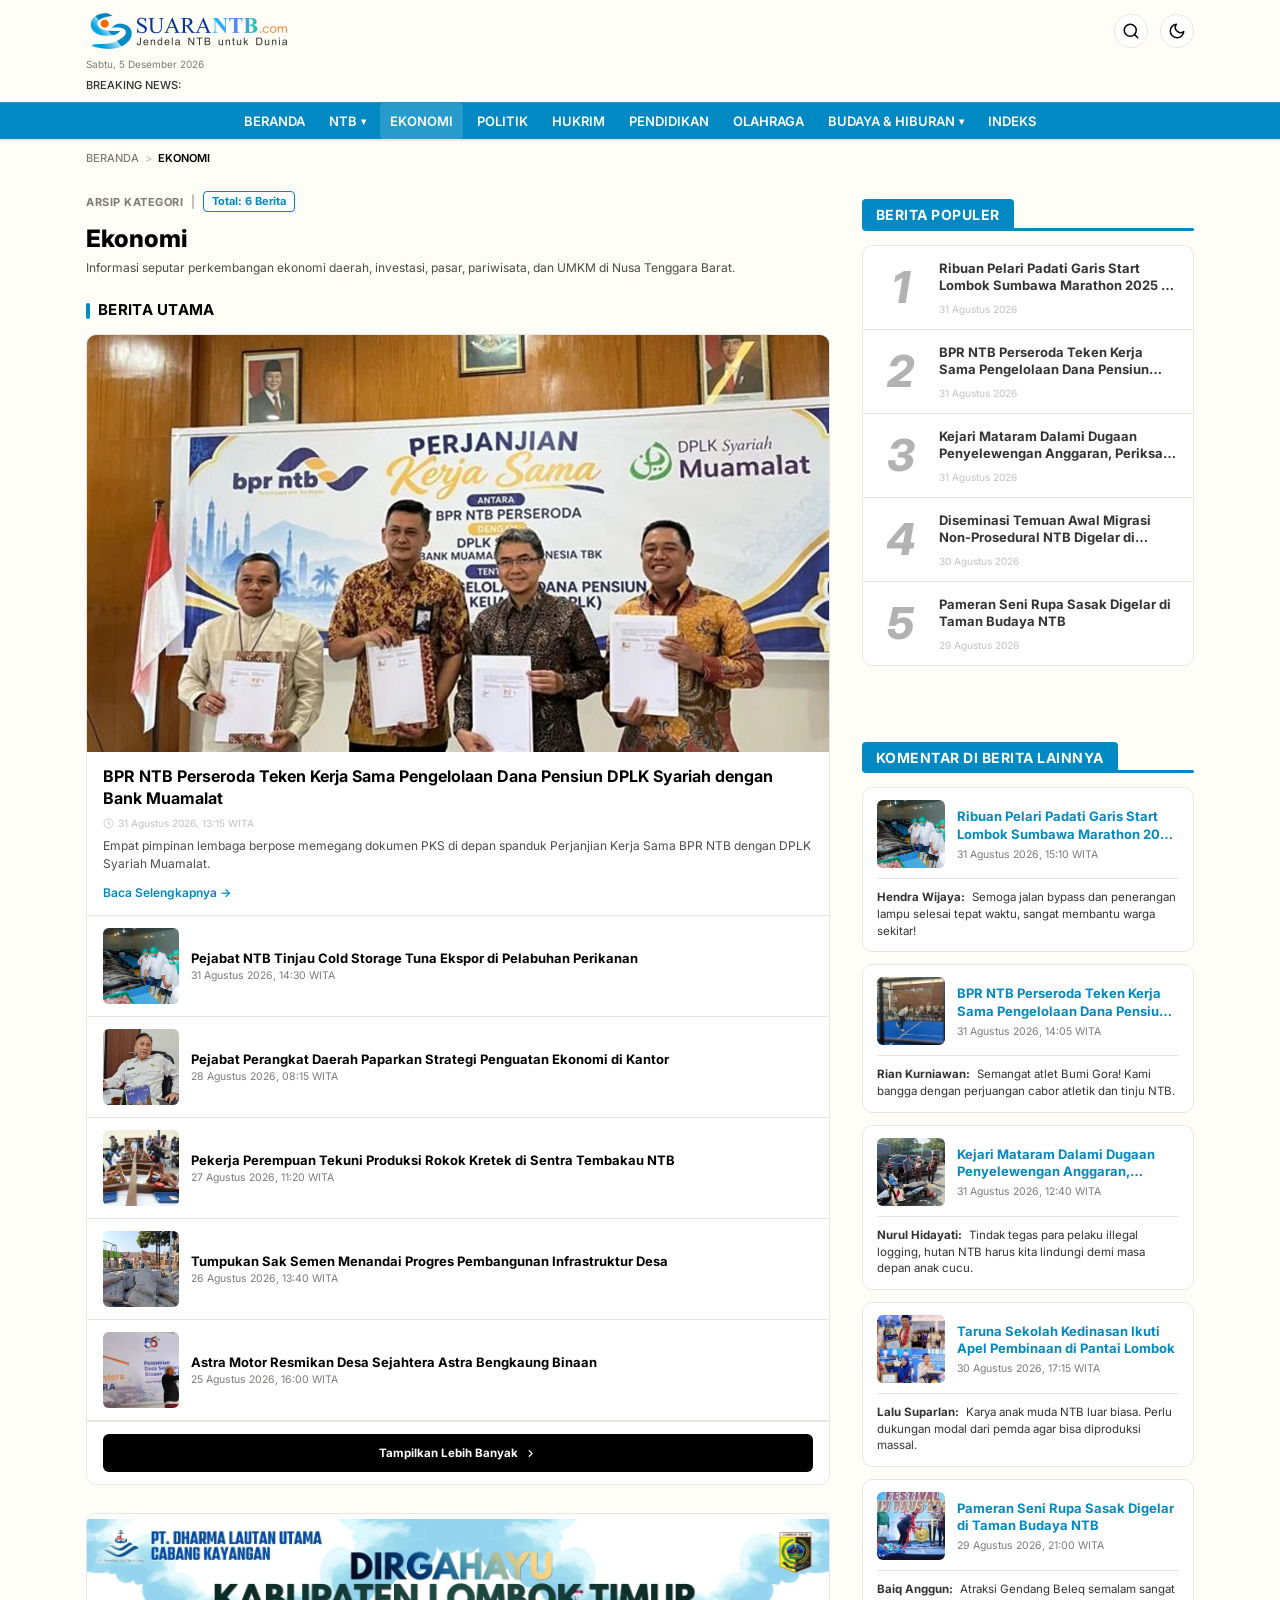
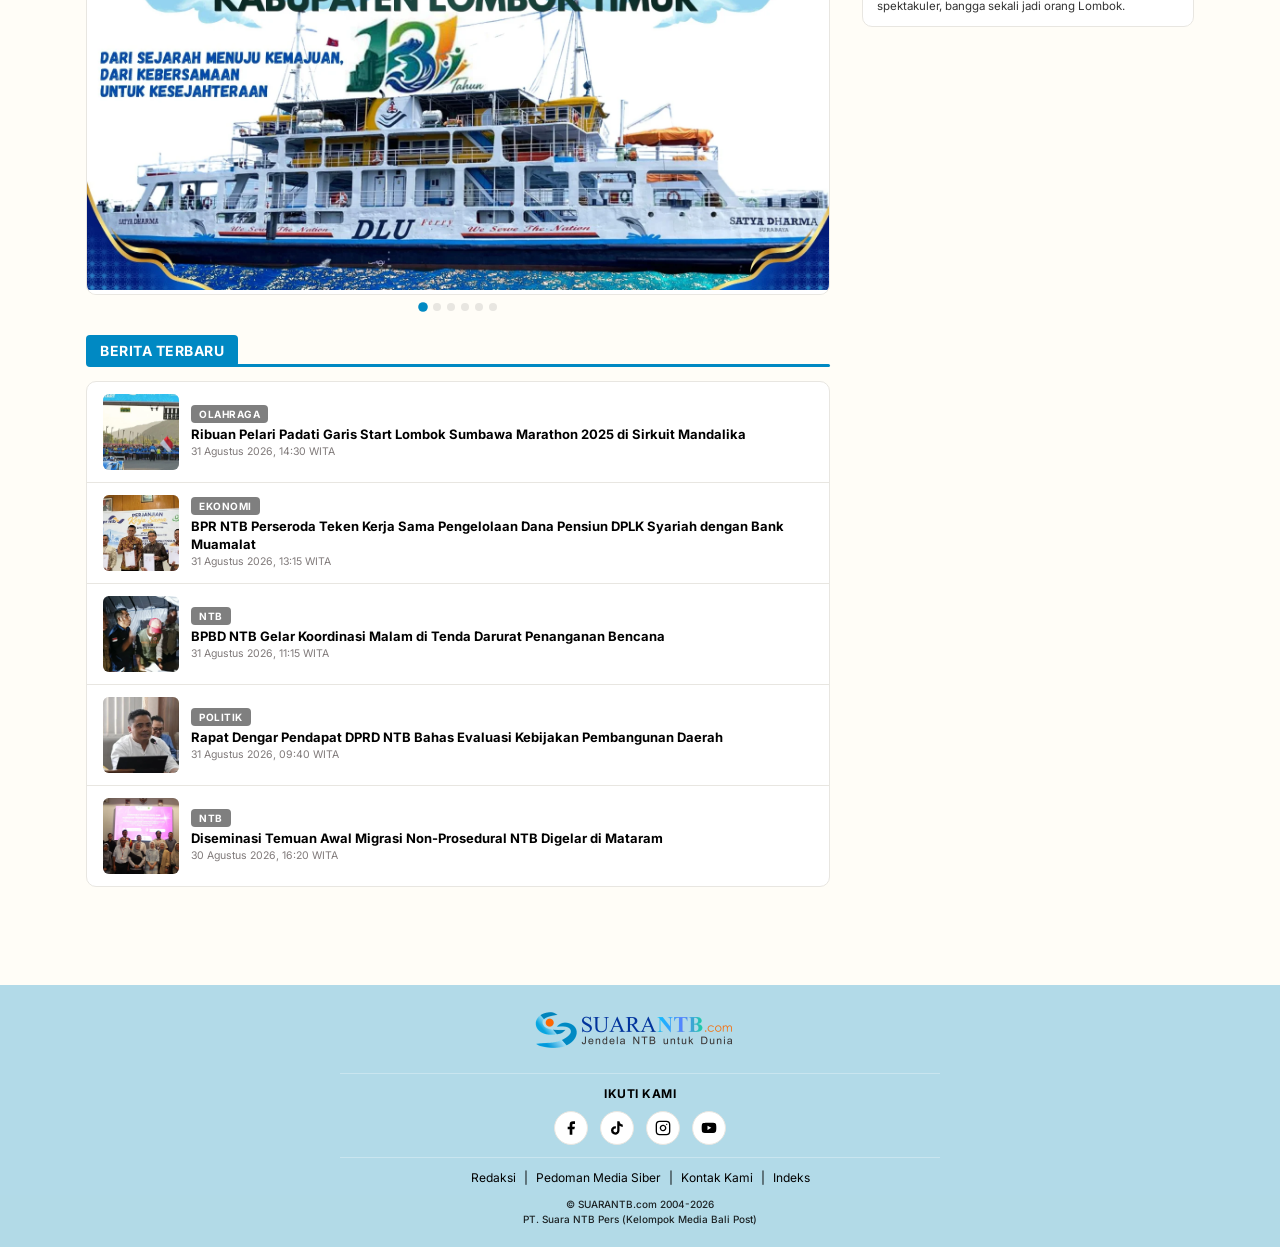
<file: kategori.html>
<!DOCTYPE html>
<html lang="id">
<head>
  <meta charset="UTF-8">
  <meta name="viewport" content="width=device-width, initial-scale=1.0">
  <title id="categoryPageTitle">Kategori Berita — SuaraNTB</title>
  <script>try{var t=localStorage.getItem('theme');if(t==='dark')document.documentElement.setAttribute('data-theme','dark')}catch(e){}</script>
  <link rel="stylesheet" href="css/styles.css">
</head>
<body>

  <!-- ==================== HEADER (STICKY) ==================== -->
  <header class="site-header">
    <div class="header-top">
      <div class="container">
        <div class="header-main-row">
          <a href="index.html" class="site-logo" aria-label="SuaraNTB Beranda">
            <img src="images/icon_logo/logo_suarantb.png" alt="SuaraNTB Logo" width="219" height="42">
          </a>
          <div class="header-actions">
            <button class="btn-icon js-open-search" aria-label="Buka Pencarian">
              <svg viewBox="0 0 24 24" fill="none" stroke="currentColor" stroke-width="2" stroke-linecap="round" stroke-linejoin="round">
                <circle cx="11" cy="11" r="8"></circle>
                <line x1="21" y1="21" x2="16.65" y2="16.65"></line>
              </svg>
            </button>
            <button class="btn-icon js-theme-toggle" aria-label="Ganti Tema">
              <svg viewBox="0 0 24 24" fill="none" stroke="currentColor" stroke-width="2" stroke-linecap="round" stroke-linejoin="round">
                <path d="M21 12.79A9 9 0 1 1 11.21 3 7 7 0 0 0 21 12.79z"></path>
              </svg>
            </button>
          </div>
        </div>

        <div class="header-date">Sabtu, 29 Agustus 2026</div>

        <div class="breaking-news-bar">
          <span class="breaking-label">BREAKING NEWS:</span>
          <div class="breaking-ticker-wrap">
            <div class="breaking-ticker-content">
              Ribuan Pelari Padati Garis Start Lombok Sumbawa Marathon 2025 di Sirkuit Mandalika • BPR NTB Perseroda Teken Kerja Sama Pengelolaan Dana Pensiun DPLK Syariah dengan Bank Muamalat • BPBD NTB Gelar Koordinasi Malam di Tenda Darurat Penanganan Bencana • Rapat Dengar Pendapat DPRD NTB Bahas Evaluasi Kebijakan Pembangunan Daerah • Diseminasi Temuan Awal Migrasi Non-Prosedural NTB Digelar di Mataram
            </div>
          </div>
        </div>
      </div>
    </div>

    <!-- Nav Bar -->
    <nav class="header-nav-bar" aria-label="Navigasi Utama">
      <div class="container">
        <ul class="nav-scroll-list">
          <li class="nav-item">
            <a href="index.html" class="nav-link">BERANDA</a>
          </li>
          <li class="nav-item has-dropdown">
            <a href="#" class="nav-link" id="navNtb">
              NTB <span class="nav-caret">▾</span>
            </a>
            <div class="nav-dropdown-menu">
              <a href="kategori.html?region=mataram" class="dropdown-pill">Mataram</a>
              <a href="kategori.html?region=lombok-barat" class="dropdown-pill">Lombok Barat</a>
              <a href="kategori.html?region=lombok-tengah" class="dropdown-pill">Lombok Tengah</a>
              <a href="kategori.html?region=lombok-timur" class="dropdown-pill">Lombok Timur</a>
              <a href="kategori.html?region=lombok-utara" class="dropdown-pill">Lombok Utara</a>
              <a href="kategori.html?region=sumbawa-barat" class="dropdown-pill">Sumbawa Barat</a>
              <a href="kategori.html?region=sumbawa" class="dropdown-pill">Sumbawa</a>
              <a href="kategori.html?region=dompu" class="dropdown-pill">Dompu</a>
              <a href="kategori.html?region=bima" class="dropdown-pill">Bima</a>
            </div>
          </li>
          <li class="nav-item">
            <a href="kategori.html?slug=ekonomi" class="nav-link" id="navEkonomi">EKONOMI</a>
          </li>
          <li class="nav-item">
            <a href="kategori.html?slug=politik" class="nav-link" id="navPolitik">POLITIK</a>
          </li>
          <li class="nav-item">
            <a href="kategori.html?slug=hukrim" class="nav-link" id="navHukrim">HUKRIM</a>
          </li>
          <li class="nav-item">
            <a href="kategori.html?slug=pendidikan" class="nav-link" id="navPendidikan">PENDIDIKAN</a>
          </li>
          <li class="nav-item">
            <a href="kategori.html?slug=olahraga" class="nav-link" id="navOlahraga">OLAHRAGA</a>
          </li>
          <li class="nav-item has-dropdown">
            <a href="#" class="nav-link" id="navBudaya">
              BUDAYA & HIBURAN <span class="nav-caret">▾</span>
            </a>
            <div class="nav-dropdown-menu">
              <a href="kategori.html?slug=film" class="dropdown-pill">Film</a>
              <a href="kategori.html?slug=buku" class="dropdown-pill">Buku</a>
            </div>
          </li>
          <li class="nav-item">
            <a href="index-berita.html" class="nav-link">INDEKS</a>
          </li>
        </ul>
      </div>
    </nav>
  </header>

  <!-- ==================== MAIN CONTENT ==================== -->
  <main class="main-layout">
    <div class="container">
      
      <!-- Breadcrumb -->
      <nav class="breadcrumb-wrap" aria-label="Breadcrumb">
        <ol class="breadcrumb-list" id="breadcrumbContainer">
          <li><a href="index.html">BERANDA</a></li>
          <li class="breadcrumb-sep">&gt;</li>
          <li class="breadcrumb-current" id="breadcrumbCurrent">EKONOMI</li>
        </ol>
      </nav>

      <!-- 2-Column Responsive Layout -->
      <div class="layout-grid">
        
        <!-- Main Column (Left ~70%) -->
        <div class="main-column">
          
          <!-- Category Header Info -->
          <section class="category-header">
            <div class="category-meta-row">
              <span class="category-super-title" id="categorySuperTitle">ARSIP KATEGORI</span>
              <span class="category-meta-sep">|</span>
              <span class="category-total-box" id="categoryTotal">Total: 11 Berita</span>
            </div>
            <h1 class="category-title" id="categoryTitle">Ekonomi</h1>
            <p class="category-desc" id="categoryDesc">
              Informasi seputar perkembangan ekonomi daerah, investasi, pasar, pariwisata, dan UMKM di Nusa Tenggara Barat.
            </p>
          </section>

          <!-- Berita Utama di Halaman Kategori -->
          <section class="home-section">
            <div class="section-header section-header--plain">
              <h2 class="section-title section-title--plain">Berita Utama</h2>
            </div>
            
            <!-- Frame Berita Kategori (Featured sampai Thumbnail Bersatu dengan Divider Tipis, Tanpa Label Kategori) -->
            <div class="section-frame" id="categoryMainFrame">
              
              <!-- Featured Article (Tanpa Label Kategori, Jarak Rapat) -->
              <article class="category-featured-top" id="categoryFeaturedItem">
                <div class="category-featured-thumb">
                  <img id="featuredImg" src="images/gambar_berita/ekonimi_image/IMG-20260924-WA0117.webp" alt="Featured Article" loading="lazy">
                </div>
                <div class="category-featured-body">
                  <h3 class="featured-title">
                    <a href="isi-berita.html?id=1" id="featuredTitle">Ribuan Pelari Padati Garis Start Lombok Sumbawa Marathon 2025 di Sirkuit Mandalika</a>
                  </h3>
                  <div class="card-meta">
                    <svg viewBox="0 0 24 24" fill="none" stroke="currentColor" stroke-width="2">
                      <circle cx="12" cy="12" r="10"></circle>
                      <polyline points="12 6 12 12 16 14"></polyline>
                    </svg>
                    <span id="featuredDate">31 Agustus 2026, 14:30 WITA</span>
                  </div>
                  <p class="featured-excerpt" id="featuredExcerpt">
                    Rombongan pejabat berjas lab putih dan penutup kepala memeriksa jajaran tuna segar di ruang pendingin dengan meja biru.
                  </p>
                  <div>
                    <a href="isi-berita.html?id=1" class="featured-link" id="featuredLink">Baca Selengkapnya →</a>
                  </div>
                </div>
              </article>

              <div class="section-item-divider"></div>

              <!-- Daftar Thumbnail Berita Kategori di Frame yang Sama (Tanpa Label Kategori, Jarak Judul & Waktu Rapat) -->
              <div class="category-unified-list" id="categoryUnifiedList">
                <!-- Dirender dinamis oleh JS (5 berita awal) -->
              </div>

              <!-- Tombol Tampilkan Lebih Banyak (Muat 5 berita lagi, jika habis tombol hilang) -->
              <div class="category-action-row inside-frame" id="categoryLoadMoreRow">
                <button type="button" id="btnLoadMoreCategory" class="btn-category-more" style="width: 100%; justify-content: center; padding: 12px;">
                  Tampilkan Lebih Banyak
                  <svg viewBox="0 0 24 24" fill="none" stroke="currentColor" stroke-width="2"><polyline points="9 18 15 12 9 6"></polyline></svg>
                </button>
              </div>

            </div>
          </section>

          <section class="ad-carousel-section js-ad-carousel" style="margin-top: 24px;" aria-label="Iklan Banner">
            <div class="ad-banner-frame">
              <div class="ad-banner-slides">
                <div class="ad-banner-slide"><img src="images/iklan_info/IKLAN-DLU-HUT-LOMBOK-TIMUR.webp" alt="Iklan DLU HUT Lombok Timur" loading="lazy"></div>
                <div class="ad-banner-slide"><img src="images/iklan_info/IKLAN-QUNCI-VILLAS.webp" alt="Iklan Qunci Villas" loading="lazy"></div>
                <div class="ad-banner-slide"><img src="images/iklan_info/image 11.png" alt="Iklan 3" loading="lazy"></div>
                <div class="ad-banner-slide"><img src="images/iklan_info/image 12.png" alt="Iklan 4" loading="lazy"></div>
                <div class="ad-banner-slide"><img src="images/iklan_info/image 13.png" alt="Iklan 5" loading="lazy"></div>
                <div class="ad-banner-slide"><img src="images/iklan_info/image 14.png" alt="Iklan 6" loading="lazy"></div>
              </div>
            </div>
            <div class="ad-carousel-dots">
              <button class="ad-dot active" aria-label="Slide 1"></button>
              <button class="ad-dot" aria-label="Slide 2"></button>
              <button class="ad-dot" aria-label="Slide 3"></button>
              <button class="ad-dot" aria-label="Slide 4"></button>
              <button class="ad-dot" aria-label="Slide 5"></button>
              <button class="ad-dot" aria-label="Slide 6"></button>
            </div>
          </section>

          <!-- ==================== BERITA TERBARU (5 BERITA HEADLINE, DAFTAR THUMBNAIL TANPA FEATURED & TANPA BADGE) ==================== -->
          <section class="home-section" style="margin-top: 24px;">
            <div class="section-header">
              <h2 class="section-title">Berita Terbaru</h2>
            </div>
            <div class="section-frame">
              <div class="category-unified-list">
                                <!-- 1 -->
                <article class="category-sub-item">
                  <div class="category-sub-thumb">
                    <img src="images/gambar_berita/headline_image/BN_image1.png" alt="Lombok Sumbawa Marathon Mandalika" loading="lazy">
                  </div>
                  <div class="category-sub-body">
                    <span class="badge badge-olahraga">Olahraga</span>
                    <h4 class="category-sub-title"><a href="isi-berita.html?id=101">Ribuan Pelari Padati Garis Start Lombok Sumbawa Marathon 2025 di Sirkuit Mandalika</a></h4>
                    <div class="category-sub-meta">31 Agustus 2026, 14:30 WITA</div>
                  </div>
                </article>
                <div class="section-item-divider"></div>

                <!-- 2 -->
                <article class="category-sub-item">
                  <div class="category-sub-thumb">
                    <img src="images/gambar_berita/headline_image/BN_image2.png" alt="BPR NTB Kerja Sama DPLK Syariah" loading="lazy">
                  </div>
                  <div class="category-sub-body">
                    <span class="badge badge-ekonomi">Ekonomi</span>
                    <h4 class="category-sub-title"><a href="isi-berita.html?id=102">BPR NTB Perseroda Teken Kerja Sama Pengelolaan Dana Pensiun DPLK Syariah dengan Bank Muamalat</a></h4>
                    <div class="category-sub-meta">31 Agustus 2026, 13:15 WITA</div>
                  </div>
                </article>
                <div class="section-item-divider"></div>

                <!-- 3 -->
                <article class="category-sub-item">
                  <div class="category-sub-thumb">
                    <img src="images/gambar_berita/headline_image/BN_image3.png" alt="BPBD Koordinasi Tenda Darurat" loading="lazy">
                  </div>
                  <div class="category-sub-body">
                    <span class="badge badge-umum">NTB</span>
                    <h4 class="category-sub-title"><a href="isi-berita.html?id=103">BPBD NTB Gelar Koordinasi Malam di Tenda Darurat Penanganan Bencana</a></h4>
                    <div class="category-sub-meta">31 Agustus 2026, 11:15 WITA</div>
                  </div>
                </article>
                <div class="section-item-divider"></div>

                <!-- 4 -->
                <article class="category-sub-item">
                  <div class="category-sub-thumb">
                    <img src="images/gambar_berita/headline_image/BN_image4.png" alt="Rapat Dengar Pendapat DPRD" loading="lazy">
                  </div>
                  <div class="category-sub-body">
                    <span class="badge badge-politik">Politik</span>
                    <h4 class="category-sub-title"><a href="isi-berita.html?id=104">Rapat Dengar Pendapat DPRD NTB Bahas Evaluasi Kebijakan Pembangunan Daerah</a></h4>
                    <div class="category-sub-meta">31 Agustus 2026, 09:40 WITA</div>
                  </div>
                </article>
                <div class="section-item-divider"></div>

                <!-- 5 -->
                <article class="category-sub-item">
                  <div class="category-sub-thumb">
                    <img src="images/gambar_berita/headline_image/BN_image5.png" alt="Diseminasi Migrasi NTB" loading="lazy">
                  </div>
                  <div class="category-sub-body">
                    <span class="badge badge-umum">NTB</span>
                    <h4 class="category-sub-title"><a href="isi-berita.html?id=105">Diseminasi Temuan Awal Migrasi Non-Prosedural NTB Digelar di Mataram</a></h4>
                    <div class="category-sub-meta">30 Agustus 2026, 16:20 WITA</div>
                  </div>
                </article>
              </div>
            </div>
          </section>

        </div>

        <!-- Sidebar Column (Right ~30%) -->
        <div class="sidebar-column">
          
          <!-- ==================== BERITA POPULER (SAMA PERSIS DENGAN BERANDA) ==================== -->
          <section class="home-section">
            <div class="section-header">
              <h2 class="section-title">Berita Populer</h2>
            </div>
            <div class="section-frame">
              <div class="popular-list-unified">
                
                <div class="popular-item-unified">
                  <div class="popular-number-large">1</div>
                  <div class="popular-content-unified">
                    <h3 class="popular-title">
                      <a href="isi-berita.html?id=101">Ribuan Pelari Padati Garis Start Lombok Sumbawa Marathon 2025 di Sirkuit Mandalika</a>
                    </h3>
                    <div class="card-meta"><span>31 Agustus 2026</span></div>
                  </div>
                </div>
                <div class="section-item-divider"></div>

                <div class="popular-item-unified">
                  <div class="popular-number-large">2</div>
                  <div class="popular-content-unified">
                    <h3 class="popular-title">
                      <a href="isi-berita.html?id=102">BPR NTB Perseroda Teken Kerja Sama Pengelolaan Dana Pensiun DPLK Syariah dengan Bank Muamalat</a>
                    </h3>
                    <div class="card-meta"><span>31 Agustus 2026</span></div>
                  </div>
                </div>
                <div class="section-item-divider"></div>

                <div class="popular-item-unified">
                  <div class="popular-number-large">3</div>
                  <div class="popular-content-unified">
                    <h3 class="popular-title">
                      <a href="isi-berita.html?id=103">Kejari Mataram Dalami Dugaan Penyelewengan Anggaran, Periksa Saksi</a>
                    </h3>
                    <div class="card-meta"><span>31 Agustus 2026</span></div>
                  </div>
                </div>
                <div class="section-item-divider"></div>

                <div class="popular-item-unified">
                  <div class="popular-number-large">4</div>
                  <div class="popular-content-unified">
                    <h3 class="popular-title">
                      <a href="isi-berita.html?id=105">Diseminasi Temuan Awal Migrasi Non-Prosedural NTB Digelar di Mataram</a>
                    </h3>
                    <div class="card-meta"><span>30 Agustus 2026</span></div>
                  </div>
                </div>
                <div class="section-item-divider"></div>

                <div class="popular-item-unified">
                  <div class="popular-number-large">5</div>
                  <div class="popular-content-unified">
                    <h3 class="popular-title">
                      <a href="isi-berita.html?id=5">Pameran Seni Rupa Sasak Digelar di Taman Budaya NTB</a>
                    </h3>
                    <div class="card-meta"><span>29 Agustus 2026</span></div>
                  </div>
                </div>

              </div>
            </div>
          </section>

          <!-- ==================== KOMENTAR DI BERITA LAINNYA (SAMA PERSIS DENGAN BERANDA) ==================== -->
          <section class="home-section">
            <div class="section-header">
              <h2 class="section-title">Komentar di Berita Lainnya</h2>
            </div>
            <div class="comment-thumb-list">
              
              <article class="comment-thumb-card">
                <div class="comment-thumb-top">
                  <div class="comment-news-thumb">
                    <img src="images/gambar_berita/ekonimi_image/IMG-20260924-WA0117.webp" alt="Infrastruktur Mandalika" loading="lazy">
                  </div>
                  <div class="comment-thumb-header">
                    <a href="isi-berita.html?id=1" class="comment-thumb-title">Ribuan Pelari Padati Garis Start Lombok Sumbawa Marathon 2025 di Sirkuit Mandalika</a>
                    <div class="comment-thumb-time">31 Agustus 2026, 15:10 WITA</div>
                  </div>
                </div>
                <div class="comment-thumb-divider"></div>
                <div class="comment-thumb-bottom">
                  <span class="comment-thumb-author">Hendra Wijaya:</span> Semoga jalan bypass dan penerangan lampu selesai tepat waktu, sangat membantu warga sekitar!
                </div>
              </article>

              <article class="comment-thumb-card">
                <div class="comment-thumb-top">
                  <div class="comment-news-thumb">
                    <img src="images/gambar_berita/olahraha_image/IMG-20260712-WA0066-696x313.webp" alt="PON NTB" loading="lazy">
                  </div>
                  <div class="comment-thumb-header">
                    <a href="isi-berita.html?id=102" class="comment-thumb-title">BPR NTB Perseroda Teken Kerja Sama Pengelolaan Dana Pensiun DPLK Syariah dengan Bank Muamalat</a>
                    <div class="comment-thumb-time">31 Agustus 2026, 14:05 WITA</div>
                  </div>
                </div>
                <div class="comment-thumb-divider"></div>
                <div class="comment-thumb-bottom">
                  <span class="comment-thumb-author">Rian Kurniawan:</span> Semangat atlet Bumi Gora! Kami bangga dengan perjuangan cabor atletik dan tinju NTB.
                </div>
              </article>

              <article class="comment-thumb-card">
                <div class="comment-thumb-top">
                  <div class="comment-news-thumb">
                    <img src="images/gambar_berita/hukrim_image/IMG-20260924-WA0116-696x522.webp" alt="Kayu Ilegal" loading="lazy">
                  </div>
                  <div class="comment-thumb-header">
                    <a href="isi-berita.html?id=2" class="comment-thumb-title">Kejari Mataram Dalami Dugaan Penyelewengan Anggaran, Periksa Saksi</a>
                    <div class="comment-thumb-time">31 Agustus 2026, 12:40 WITA</div>
                  </div>
                </div>
                <div class="comment-thumb-divider"></div>
                <div class="comment-thumb-bottom">
                  <span class="comment-thumb-author">Nurul Hidayati:</span> Tindak tegas para pelaku illegal logging, hutan NTB harus kita lindungi demi masa depan anak cucu.
                </div>
              </article>

              <article class="comment-thumb-card">
                <div class="comment-thumb-top">
                  <div class="comment-news-thumb">
                    <img src="images/gambar_berita/pendidikan_image/WhatsApp-Image-2026-09-20-at-14.07.07-696x565.webp" alt="Diseminasi Migrasi NTB" loading="lazy">
                  </div>
                  <div class="comment-thumb-header">
                    <a href="isi-berita.html?id=4" class="comment-thumb-title">Taruna Sekolah Kedinasan Ikuti Apel Pembinaan di Pantai Lombok</a>
                    <div class="comment-thumb-time">30 Agustus 2026, 17:15 WITA</div>
                  </div>
                </div>
                <div class="comment-thumb-divider"></div>
                <div class="comment-thumb-bottom">
                  <span class="comment-thumb-author">Lalu Suparlan:</span> Karya anak muda NTB luar biasa. Perlu dukungan modal dari pemda agar bisa diproduksi massal.
                </div>
              </article>

              <article class="comment-thumb-card">
                <div class="comment-thumb-top">
                  <div class="comment-news-thumb">
                    <img src="images/gambar_berita/budaya_hiburan_image/WhatsApp-Image-2026-09-21-at-07.03.37-696x407.webp" alt="Festival Senggigi" loading="lazy">
                  </div>
                  <div class="comment-thumb-header">
                    <a href="isi-berita.html?id=5" class="comment-thumb-title">Pameran Seni Rupa Sasak Digelar di Taman Budaya NTB</a>
                    <div class="comment-thumb-time">29 Agustus 2026, 21:00 WITA</div>
                  </div>
                </div>
                <div class="comment-thumb-divider"></div>
                <div class="comment-thumb-bottom">
                  <span class="comment-thumb-author">Baiq Anggun:</span> Atraksi Gendang Beleq semalam sangat spektakuler, bangga sekali jadi orang Lombok.
                </div>
              </article>

            </div>
          </section>

        </div>

      </div>
    </div>
  </main>

  <!-- ==================== SEARCH OVERLAY ==================== -->
  <div id="searchOverlay" class="search-overlay" role="dialog" aria-modal="true" aria-label="Pop-up Pencarian">
    <div class="search-modal-card">
      <div class="search-overlay-header">
        <div class="search-input-box">
          <svg class="search-icon" viewBox="0 0 24 24" fill="none" stroke-width="2" stroke-linecap="round" stroke-linejoin="round">
            <circle cx="11" cy="11" r="8"></circle>
            <line x1="21" y1="21" x2="16.65" y2="16.65"></line>
          </svg>
          <input type="text" id="searchInput" class="search-input-field" placeholder="Cari postingan, tag" autocomplete="off">
          <button type="button" id="btnSearchClear" class="btn-search-clear" aria-label="Hapus teks">✕</button>
        </div>
        <button type="button" id="btnSearchCancel" class="btn-search-cancel">Batalkan</button>
      </div>

      <div class="search-overlay-body">
        <div id="searchPreview" style="display: none;">
          <div class="search-preview-section">
            <div class="search-preview-label">TAG</div>
            <div id="searchTagsContainer" class="search-tags-list"></div>
          </div>
          <div class="search-preview-section">
            <div class="search-preview-label">POSTINGAN</div>
            <div id="searchPostsContainer" class="search-post-results"></div>
          </div>
          <button type="button" id="btnMoreResults" class="btn-load-more">
            Tampilkan lebih banyak hasil
            <svg viewBox="0 0 24 24" fill="none" stroke="currentColor" stroke-width="2">
              <polyline points="6 9 12 15 18 9"></polyline>
            </svg>
          </button>
        </div>
      </div>
    </div>
  </div>

  <!-- ==================== FOOTER ==================== -->
  <footer class="site-footer">
    <div class="container">
      <a href="index.html" class="footer-logo">
        <img src="images/icon_logo/logo_suarantb.png" alt="SuaraNTB Logo" width="219" height="42">
      </a>
      <div class="footer-divider"></div>
      <div class="footer-follow-title">IKUTI KAMI</div>
      <div class="footer-socials">
        <a href="https://facebook.com" target="_blank" rel="noopener" class="social-circle" aria-label="Facebook">
          <svg viewBox="0 0 24 24"><path d="M18 2h-3a5 5 0 0 0-5 5v3H7v4h3v8h4v-8h3l1-4h-4V7a1 1 0 0 1 1-1h3z"/></svg>
        </a>
        <a href="https://tiktok.com" target="_blank" rel="noopener" class="social-circle" aria-label="TikTok">
          <svg viewBox="0 0 24 24"><path d="M19.59 6.69a4.83 4.83 0 0 1-3.77-4.25V2h-3.45v13.67a2.89 2.89 0 0 1-5.2 1.74 2.89 2.89 0 0 1 2.31-4.64c.29 0 .58.04.85.12V9.4a6.33 6.33 0 0 0-1-.08A6.34 6.34 0 0 0 3 15.66a6.34 6.34 0 0 0 10.82 4.49 6.3 6.3 0 0 0 1.94-4.48V8.78a8.16 8.16 0 0 0 4.83 1.57V6.9a4.85 4.85 0 0 1-1-.21z"/></svg>
        </a>
        <a href="https://instagram.com" target="_blank" rel="noopener" class="social-circle" aria-label="Instagram">
          <svg viewBox="0 0 24 24" fill="none" stroke="currentColor" stroke-width="2" stroke-linecap="round" stroke-linejoin="round" style="fill:none;"><rect x="2" y="2" width="20" height="20" rx="5" ry="5"></rect><path d="M16 11.37A4 4 0 1 1 12.63 8 4 4 0 0 1 16 11.37z"></path><line x1="17.5" y1="6.5" x2="17.51" y2="6.5"></line></svg>
        </a>
        <a href="https://youtube.com" target="_blank" rel="noopener" class="social-circle" aria-label="YouTube">
          <svg viewBox="0 0 24 24"><path d="M22.54 6.42a2.78 2.78 0 0 0-1.94-2C18.88 4 12 4 12 4s-6.88 0-8.6.46a2.78 2.78 0 0 0-1.94 2A29 29 0 0 0 1 11.75a29 29 0 0 0 .46 5.33A2.78 2.78 0 0 0 3.4 19c1.72.46 8.6.46 8.6.46s6.88 0 8.6-.46a2.78 2.78 0 0 0 1.94-2 29 29 0 0 0 .46-5.25 29 29 0 0 0-.46-5.33z"/><polygon points="9.75 15.02 15.5 11.75 9.75 8.48 9.75 15.02" fill="var(--color-surface)"/></svg>
        </a>
      </div>
      <div class="footer-divider"></div>
      <div class="footer-nav-links">
        <a href="redaksi.html">Redaksi</a>
        <span>|</span>
        <a href="pedoman-media-siber.html">Pedoman Media Siber</a>
        <span>|</span>
        <a href="kontak-kami.html">Kontak Kami</a>
        <span>|</span>
        <a href="index-berita.html">Indeks</a>
      </div>
      <div class="footer-copyright">
        © SUARANTB.com 2004-2026<br>
        PT. Suara NTB Pers (Kelompok Media Bali Post)
      </div>
    </div>
  </footer>

  <!-- Scripts -->
  <script src="js/data.js"></script>
  <script src="js/main.js"></script>
  <script>
    // Handle Category / Submenu query param & Dynamic Load More
    (function() {
      const urlParams = new URLSearchParams(window.location.search);
      const slug = urlParams.get('slug');
      const region = urlParams.get('region');
      const key = region || slug || 'ekonomi';

      const meta = SUARA_NTB_DATA.categoryMeta[key] || {
        name: key.toUpperCase(),
        slug: key,
        badgeClass: 'badge-umum',
        desc: `Arsip pemberitaan lengkap seputar ${key} di Nusa Tenggara Barat.`
      };

      // Set Page Title
      document.getElementById('categoryPageTitle').textContent = `${meta.name} — SuaraNTB`;
      document.getElementById('breadcrumbCurrent').textContent = meta.name.toUpperCase();
      document.getElementById('categoryDesc').textContent = meta.desc;

      // Breadcrumb handling
      const breadcrumbContainer = document.getElementById('breadcrumbContainer');
      if (meta.parent) {
        breadcrumbContainer.innerHTML = `
          <li><a href="index.html">BERANDA</a></li>
          <li class="breadcrumb-sep">&gt;</li>
          <li><span>${meta.parent.toUpperCase()}</span></li>
          <li class="breadcrumb-sep">&gt;</li>
          <li class="breadcrumb-current">${meta.name.toUpperCase()}</li>
        `;
      } else {
        breadcrumbContainer.innerHTML = `
          <li><a href="index.html">BERANDA</a></li>
          <li class="breadcrumb-sep">&gt;</li>
          <li class="breadcrumb-current">${meta.name.toUpperCase()}</li>
        `;
      }

      const allArticles = SUARA_NTB_DATA.getCategoryArticles ? SUARA_NTB_DATA.getCategoryArticles(key) : SUARA_NTB_DATA.articles.slice(0, 11);
      const totalCount = SUARA_NTB_DATA.getCategoryRealCount ? SUARA_NTB_DATA.getCategoryRealCount(key) : allArticles.length;

      // Penanda halaman aktif di navigasi (seperti BERANDA)
      (function setNavActive() {
        // Kategori utama -> id nav-link
        const navMap = {
          'ekonomi': 'navEkonomi',
          'politik': 'navPolitik',
          'hukrim': 'navHukrim',
          'pendidikan': 'navPendidikan',
          'olahraga': 'navOlahraga'
        };

        function activate(id) {
          const el = document.getElementById(id);
          if (el) el.classList.add('active');
        }

        // Kategori induk (key langsung)
        if (navMap[key]) {
          activate(navMap[key]);
        }
        if (key === 'ntb') {
          activate('navNtb');
        }
        if (key === 'budaya') {
          activate('navBudaya');
        }

        // Sub-item dropdown NTB / Budaya & Hiburan -> aktifkan trigger dropdown
        if (meta.parent === 'NTB') {
          activate('navNtb');
        } else if (meta.parent === 'Budaya & Hiburan') {
          activate('navBudaya');
        }

        // Tandai item dropdown yang sedang dibuka
        document.querySelectorAll('.nav-dropdown-menu .dropdown-pill').forEach(pill => {
          const href = pill.getAttribute('href') || '';
          const params = new URLSearchParams(href.split('?')[1] || '');
          const pillKey = params.get('region') || params.get('slug');
          if (pillKey && pillKey === key) {
            pill.classList.add('active');
          }
        });
      })();

      // Set Category Info
      document.getElementById('categoryTitle').textContent = meta.name;
      document.getElementById('categoryTotal').textContent = `Total: ${totalCount} Berita`;

      // 1st article is Featured (Tanpa label kategori)
      if (allArticles.length > 0) {
        const feat = allArticles[0];
        document.getElementById('featuredTitle').textContent = feat.title;
        document.getElementById('featuredTitle').href = `isi-berita.html?id=${feat.id}`;
        document.getElementById('featuredLink').href = `isi-berita.html?id=${feat.id}`;
        document.getElementById('featuredImg').src = feat.thumb;
        document.getElementById('featuredExcerpt').textContent = feat.excerpt;
        document.getElementById('featuredDate').textContent = `${feat.date || '31 Agustus 2026'}, ${feat.time || '14:00 WITA'}`;
      }

      // Remaining articles for thumbnail list
      const remainingArticles = allArticles.slice(1);
      const unifiedList = document.getElementById('categoryUnifiedList');
      const btnLoadMore = document.getElementById('btnLoadMoreCategory');

      let currentVisibleCount = 0;
      const BATCH_SIZE = 5;

      function renderBatch() {
        const nextBatch = remainingArticles.slice(currentVisibleCount, currentVisibleCount + BATCH_SIZE);
        if (nextBatch.length === 0) {
          if (btnLoadMore) btnLoadMore.style.display = 'none';
          return;
        }

        const html = nextBatch.map(art => `
          <article class="category-sub-item">
            <div class="category-sub-thumb">
              <img src="${art.thumb}" alt="${art.title}" loading="lazy">
            </div>
            <div class="category-sub-body">
              <h4 class="category-sub-title"><a href="isi-berita.html?id=${art.id}">${art.title}</a></h4>
              <div class="category-sub-meta">${art.date || '31 Agustus 2026'}, ${art.time || '10:00 WITA'}</div>
            </div>
          </article>
          <div class="section-item-divider"></div>
        `).join('');

        unifiedList.insertAdjacentHTML('beforeend', html);
        currentVisibleCount += nextBatch.length;

        // If no more articles remain, hide the button
        if (currentVisibleCount >= remainingArticles.length) {
          if (btnLoadMore) btnLoadMore.style.display = 'none';
        }
      }

      // Initial render: 5 articles
      renderBatch();

      // Click "Tampilkan Lebih Banyak": render 5 more; hide button if exhausted
      if (btnLoadMore) {
        btnLoadMore.addEventListener('click', () => {
          renderBatch();
        });
      }
    })();
  </script>
</body>
</html>
</file>
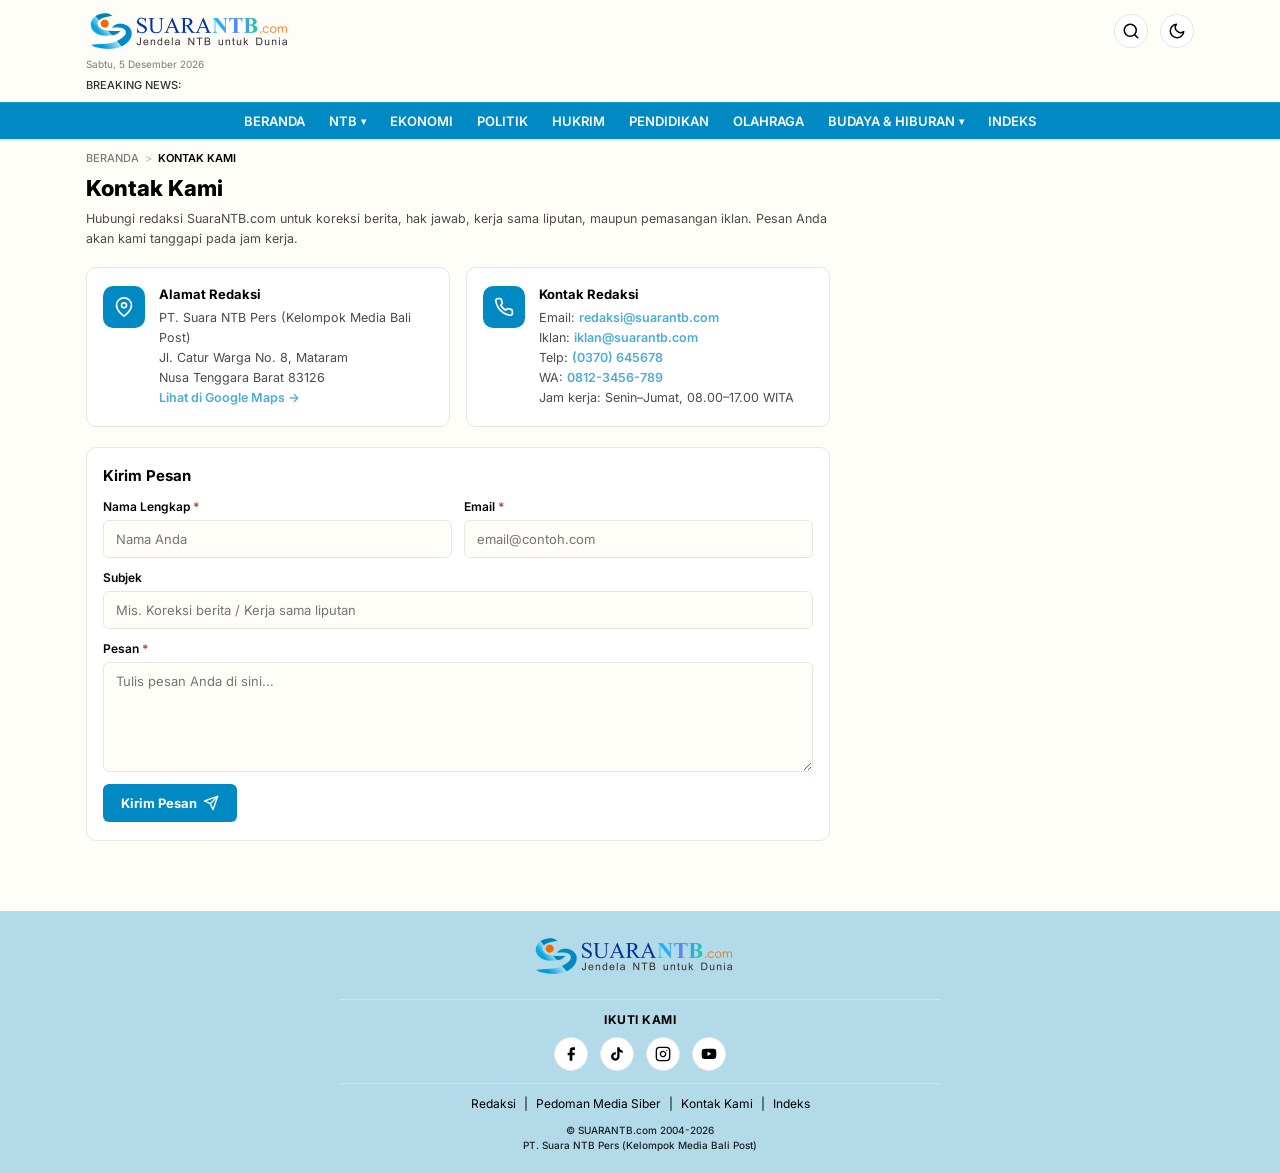
<file: kontak-kami.html>
<!DOCTYPE html>
<html lang="id">
<head>
  <meta charset="UTF-8">
  <meta name="viewport" content="width=device-width, initial-scale=1.0">
  <title>Kontak Kami — SuaraNTB</title>
  <script>try{var t=localStorage.getItem('theme');if(t==='dark')document.documentElement.setAttribute('data-theme','dark')}catch(e){}</script>
  <link rel="stylesheet" href="css/styles.css">
</head>
<body>
  <header class="site-header">
    <div class="header-top">
      <div class="container">
        <div class="header-main-row">
          <a href="index.html" class="site-logo" aria-label="SuaraNTB Beranda">
            <img src="images/icon_logo/logo_suarantb.png" alt="SuaraNTB Logo" width="219" height="42">
          </a>
          <div class="header-actions">
            <button class="btn-icon js-open-search" aria-label="Buka Pencarian">
              <svg viewBox="0 0 24 24" fill="none" stroke="currentColor" stroke-width="2" stroke-linecap="round" stroke-linejoin="round"><circle cx="11" cy="11" r="8"></circle><line x1="21" y1="21" x2="16.65" y2="16.65"></line></svg>
            </button>
            <button class="btn-icon js-theme-toggle" aria-label="Ganti Tema">
              <svg viewBox="0 0 24 24" fill="none" stroke="currentColor" stroke-width="2" stroke-linecap="round" stroke-linejoin="round"><path d="M21 12.79A9 9 0 1 1 11.21 3 7 7 0 0 0 21 12.79z"></path></svg>
            </button>
          </div>
        </div>
        <div class="header-date">Sabtu, 29 Agustus 2026</div>
        <div class="breaking-news-bar">
          <span class="breaking-label">BREAKING NEWS:</span>
          <div class="breaking-ticker-wrap"><div class="breaking-ticker-content">Ribuan Pelari Padati Garis Start Lombok Sumbawa Marathon 2025 di Sirkuit Mandalika • BPR NTB Perseroda Teken Kerja Sama Pengelolaan Dana Pensiun DPLK Syariah dengan Bank Muamalat • BPBD NTB Gelar Koordinasi Malam di Tenda Darurat Penanganan Bencana • Rapat Dengar Pendapat DPRD NTB Bahas Evaluasi Kebijakan Pembangunan Daerah • Diseminasi Temuan Awal Migrasi Non-Prosedural NTB Digelar di Mataram</div></div>
        </div>
      </div>
    </div>
    <nav class="header-nav-bar" aria-label="Navigasi Utama">
      <div class="container">
        <ul class="nav-scroll-list">
          <li class="nav-item"><a href="index.html" class="nav-link">BERANDA</a></li>
          <li class="nav-item has-dropdown"><a href="#" class="nav-link">NTB <span class="nav-caret">▾</span></a><div class="nav-dropdown-menu"><a href="kategori.html?region=mataram" class="dropdown-pill">Mataram</a><a href="kategori.html?region=lombok-barat" class="dropdown-pill">Lombok Barat</a><a href="kategori.html?region=lombok-tengah" class="dropdown-pill">Lombok Tengah</a><a href="kategori.html?region=lombok-timur" class="dropdown-pill">Lombok Timur</a><a href="kategori.html?region=lombok-utara" class="dropdown-pill">Lombok Utara</a><a href="kategori.html?region=sumbawa-barat" class="dropdown-pill">Sumbawa Barat</a><a href="kategori.html?region=sumbawa" class="dropdown-pill">Sumbawa</a><a href="kategori.html?region=dompu" class="dropdown-pill">Dompu</a><a href="kategori.html?region=bima" class="dropdown-pill">Bima</a></div></li>
          <li class="nav-item"><a href="kategori.html?slug=ekonomi" class="nav-link">EKONOMI</a></li>
          <li class="nav-item"><a href="kategori.html?slug=politik" class="nav-link">POLITIK</a></li>
          <li class="nav-item"><a href="kategori.html?slug=hukrim" class="nav-link">HUKRIM</a></li>
          <li class="nav-item"><a href="kategori.html?slug=pendidikan" class="nav-link">PENDIDIKAN</a></li>
          <li class="nav-item"><a href="kategori.html?slug=olahraga" class="nav-link">OLAHRAGA</a></li>
          <li class="nav-item has-dropdown"><a href="#" class="nav-link">BUDAYA & HIBURAN <span class="nav-caret">▾</span></a><div class="nav-dropdown-menu"><a href="kategori.html?slug=film" class="dropdown-pill">Film</a><a href="kategori.html?slug=buku" class="dropdown-pill">Buku</a></div></li>
          <li class="nav-item"><a href="index-berita.html" class="nav-link">INDEKS</a></li>
        </ul>
      </div>
    </nav>
  </header>

  <main class="main-layout">
    <div class="container">
      <nav class="breadcrumb-wrap" aria-label="Breadcrumb">
        <ol class="breadcrumb-list"><li><a href="index.html">BERANDA</a></li><li class="breadcrumb-sep">&gt;</li><li class="breadcrumb-current">KONTAK KAMI</li></ol>
      </nav>

      <div class="layout-grid">
        <div class="main-column">
          <div style="margin-bottom:18px;">
            <h1 class="long-text-title">Kontak Kami</h1>
            <p class="long-text-subtitle">Hubungi redaksi SuaraNTB.com untuk koreksi berita, hak jawab, kerja sama liputan, maupun pemasangan iklan. Pesan Anda akan kami tanggapi pada jam kerja.</p>
          </div>

          <div class="contact-grid">
            <div class="contact-info-card">
              <div class="contact-info-icon" aria-hidden="true">
                <svg viewBox="0 0 24 24" fill="none" stroke-width="2" stroke-linecap="round" stroke-linejoin="round"><path d="M21 10c0 7-9 13-9 13S3 17 3 10a9 9 0 0 1 18 0z"></path><circle cx="12" cy="10" r="3"></circle></svg>
              </div>
              <div class="contact-info-body">
                <div class="contact-info-title">Alamat Redaksi</div>
                <div class="contact-info-text">
                  PT. Suara NTB Pers (Kelompok Media Bali Post)<br>
                  Jl. Catur Warga No. 8, Mataram<br>
                  Nusa Tenggara Barat 83126<br>
                  <a href="https://maps.google.com/?q=Jl.+Catur+Warga+Mataram" target="_blank" rel="noopener">Lihat di Google Maps →</a>
                </div>
              </div>
            </div>

            <div class="contact-info-card">
              <div class="contact-info-icon" aria-hidden="true">
                <svg viewBox="0 0 24 24" fill="none" stroke-width="2" stroke-linecap="round" stroke-linejoin="round"><path d="M22 16.92v3a2 2 0 0 1-2.18 2 19.79 19.79 0 0 1-8.63-3.07 19.5 19.5 0 0 1-6-6 19.79 19.79 0 0 1-3.07-8.67A2 2 0 0 1 4.11 2h3a2 2 0 0 1 2 1.72 12.84 12.84 0 0 0 .7 2.81 2 2 0 0 1-.45 2.11L8.09 9.91a16 16 0 0 0 6 6l1.27-1.27a2 2 0 0 1 2.11-.45 12.84 12.84 0 0 0 2.81.7A2 2 0 0 1 22 16.92z"></path></svg>
              </div>
              <div class="contact-info-body">
                <div class="contact-info-title">Kontak Redaksi</div>
                <div class="contact-info-text">
                  Email: <a href="mailto:redaksi@suarantb.com">redaksi@suarantb.com</a><br>
                  Iklan: <a href="mailto:iklan@suarantb.com">iklan@suarantb.com</a><br>
                  Telp: <a href="tel:+62370645678">(0370) 645678</a><br>
                  WA: <a href="https://wa.me/628123456789" target="_blank" rel="noopener">0812-3456-789</a><br>
                  Jam kerja: Senin–Jumat, 08.00–17.00 WITA
                </div>
              </div>
            </div>
          </div>

          <div class="contact-form-card">
            <h2 class="contact-form-title">Kirim Pesan</h2>
            <form id="contactForm" class="contact-form" novalidate>
              <div class="form-row-2">
                <div class="form-group">
                  <label class="form-label" for="cfName">Nama Lengkap <span>*</span></label>
                  <input class="form-input" type="text" id="cfName" name="name" placeholder="Nama Anda" required>
                </div>
                <div class="form-group">
                  <label class="form-label" for="cfEmail">Email <span>*</span></label>
                  <input class="form-input" type="email" id="cfEmail" name="email" placeholder="email@contoh.com" required>
                </div>
              </div>
              <div class="form-group">
                <label class="form-label" for="cfSubject">Subjek</label>
                <input class="form-input" type="text" id="cfSubject" name="subject" placeholder="Mis. Koreksi berita / Kerja sama liputan">
              </div>
              <div class="form-group">
                <label class="form-label" for="cfMessage">Pesan <span>*</span></label>
                <textarea class="form-textarea" id="cfMessage" name="message" placeholder="Tulis pesan Anda di sini..." required></textarea>
              </div>
              <div id="contactSuccess" class="form-success-toast" role="status" aria-live="polite">
                <svg viewBox="0 0 24 24" fill="none" stroke="currentColor" stroke-width="2.5" stroke-linecap="round" stroke-linejoin="round"><path d="M22 11.08V12a10 10 0 1 1-5.93-9.14"></path><polyline points="22 4 12 14.01 9 11.01"></polyline></svg>
                <span>Pesan terkirim! Terima kasih, tim redaksi akan menindaklanjuti pesan Anda.</span>
              </div>
              <button type="submit" class="btn-contact-submit">
                Kirim Pesan
                <svg viewBox="0 0 24 24" fill="none" stroke="currentColor" stroke-width="2" stroke-linecap="round" stroke-linejoin="round" style="width:16px;height:16px;"><line x1="22" y1="2" x2="11" y2="13"></line><polygon points="22 2 15 22 11 13 2 9 22 2"></polygon></svg>
              </button>
            </form>
          </div>
        </div>

      </div>
    </div>
  </main>

  <div id="searchOverlay" class="search-overlay" role="dialog" aria-modal="true" aria-label="Pop-up Pencarian">
    <div class="search-modal-card">
      <div class="search-overlay-header">
        <div class="search-input-box"><svg class="search-icon" viewBox="0 0 24 24" fill="none" stroke-width="2" stroke-linecap="round" stroke-linejoin="round"><circle cx="11" cy="11" r="8"></circle><line x1="21" y1="21" x2="16.65" y2="16.65"></line></svg><input type="text" id="searchInput" class="search-input-field" placeholder="Cari postingan, tag" autocomplete="off"><button type="button" id="btnSearchClear" class="btn-search-clear" aria-label="Hapus teks">✕</button></div>
        <button type="button" id="btnSearchCancel" class="btn-search-cancel">Batalkan</button>
      </div>
      <div class="search-overlay-body"><div id="searchPreview" style="display: none;"><div class="search-preview-section"><div class="search-preview-label">TAG</div><div id="searchTagsContainer" class="search-tags-list"></div></div><div class="search-preview-section"><div class="search-preview-label">POSTINGAN</div><div id="searchPostsContainer" class="search-post-results"></div></div><button type="button" id="btnMoreResults" class="btn-load-more">Tampilkan lebih banyak hasil<svg viewBox="0 0 24 24" fill="none" stroke="currentColor" stroke-width="2"><polyline points="6 9 12 15 18 9"></polyline></svg></button></div></div>
    </div>
  </div>

  <footer class="site-footer">
    <div class="container">
      <a href="index.html" class="footer-logo"><img src="images/icon_logo/logo_suarantb.png" alt="SuaraNTB Logo" width="219" height="42"></a>
      <div class="footer-divider"></div>
      <div class="footer-follow-title">IKUTI KAMI</div>
      <div class="footer-socials">
        <a href="https://facebook.com" target="_blank" rel="noopener" class="social-circle" aria-label="Facebook"><svg viewBox="0 0 24 24"><path d="M18 2h-3a5 5 0 0 0-5 5v3H7v4h3v8h4v-8h3l1-4h-4V7a1 1 0 0 1 1-1h3z"/></svg></a>
        <a href="https://tiktok.com" target="_blank" rel="noopener" class="social-circle" aria-label="TikTok"><svg viewBox="0 0 24 24"><path d="M19.59 6.69a4.83 4.83 0 0 1-3.77-4.25V2h-3.45v13.67a2.89 2.89 0 0 1-5.2 1.74 2.89 2.89 0 0 1 2.31-4.64c.29 0 .58.04.85.12V9.4a6.33 6.33 0 0 0-1-.08A6.34 6.34 0 0 0 3 15.66a6.34 6.34 0 0 0 10.82 4.49 6.3 6.3 0 0 0 1.94-4.48V8.78a8.16 8.16 0 0 0 4.83 1.57V6.9a4.85 4.85 0 0 1-1-.21z"/></svg></a>
        <a href="https://instagram.com" target="_blank" rel="noopener" class="social-circle" aria-label="Instagram"><svg viewBox="0 0 24 24" fill="none" stroke="currentColor" stroke-width="2" stroke-linecap="round" stroke-linejoin="round" style="fill:none;"><rect x="2" y="2" width="20" height="20" rx="5" ry="5"></rect><path d="M16 11.37A4 4 0 1 1 12.63 8 4 4 0 0 1 16 11.37z"></path><line x1="17.5" y1="6.5" x2="17.51" y2="6.5"></line></svg></a>
        <a href="https://youtube.com" target="_blank" rel="noopener" class="social-circle" aria-label="YouTube"><svg viewBox="0 0 24 24"><path d="M22.54 6.42a2.78 2.78 0 0 0-1.94-2C18.88 4 12 4 12 4s-6.88 0-8.6.46a2.78 2.78 0 0 0-1.94 2A29 29 0 0 0 1 11.75a29 29 0 0 0 .46 5.33A2.78 2.78 0 0 0 3.4 19c1.72.46 8.6.46 8.6.46s6.88 0 8.6-.46a2.78 2.78 0 0 0 1.94-2 29 29 0 0 0 .46-5.25 29 29 0 0 0-.46-5.33z"/><polygon points="9.75 15.02 15.5 11.75 9.75 8.48 9.75 15.02" fill="var(--color-surface)"/></svg></a>
      </div>
      <div class="footer-divider"></div>
      <div class="footer-nav-links"><a href="redaksi.html">Redaksi</a><span>|</span><a href="pedoman-media-siber.html">Pedoman Media Siber</a><span>|</span><a href="kontak-kami.html">Kontak Kami</a><span>|</span><a href="index-berita.html">Indeks</a></div>
      <div class="footer-copyright">© SUARANTB.com 2004-2026<br>PT. Suara NTB Pers (Kelompok Media Bali Post)</div>
    </div>
  </footer>

  <script src="js/data.js"></script>
  <script src="js/main.js"></script>
  <script>
    (function(){
      var form=document.getElementById('contactForm');
      var toast=document.getElementById('contactSuccess');
      if(!form) return;
      form.addEventListener('submit',function(e){
        e.preventDefault();
        var name=document.getElementById('cfName').value.trim();
        var email=document.getElementById('cfEmail').value.trim();
        var msg=document.getElementById('cfMessage').value.trim();
        if(!name||!email||!msg){ alert('Mohon lengkapi Nama, Email, dan Pesan.'); return; }
        if(toast) toast.classList.add('is-visible');
        form.reset();
        setTimeout(function(){ if(toast) toast.classList.remove('is-visible'); }, 4000);
      });
    })();
  </script>
</body>
</html>
</file>
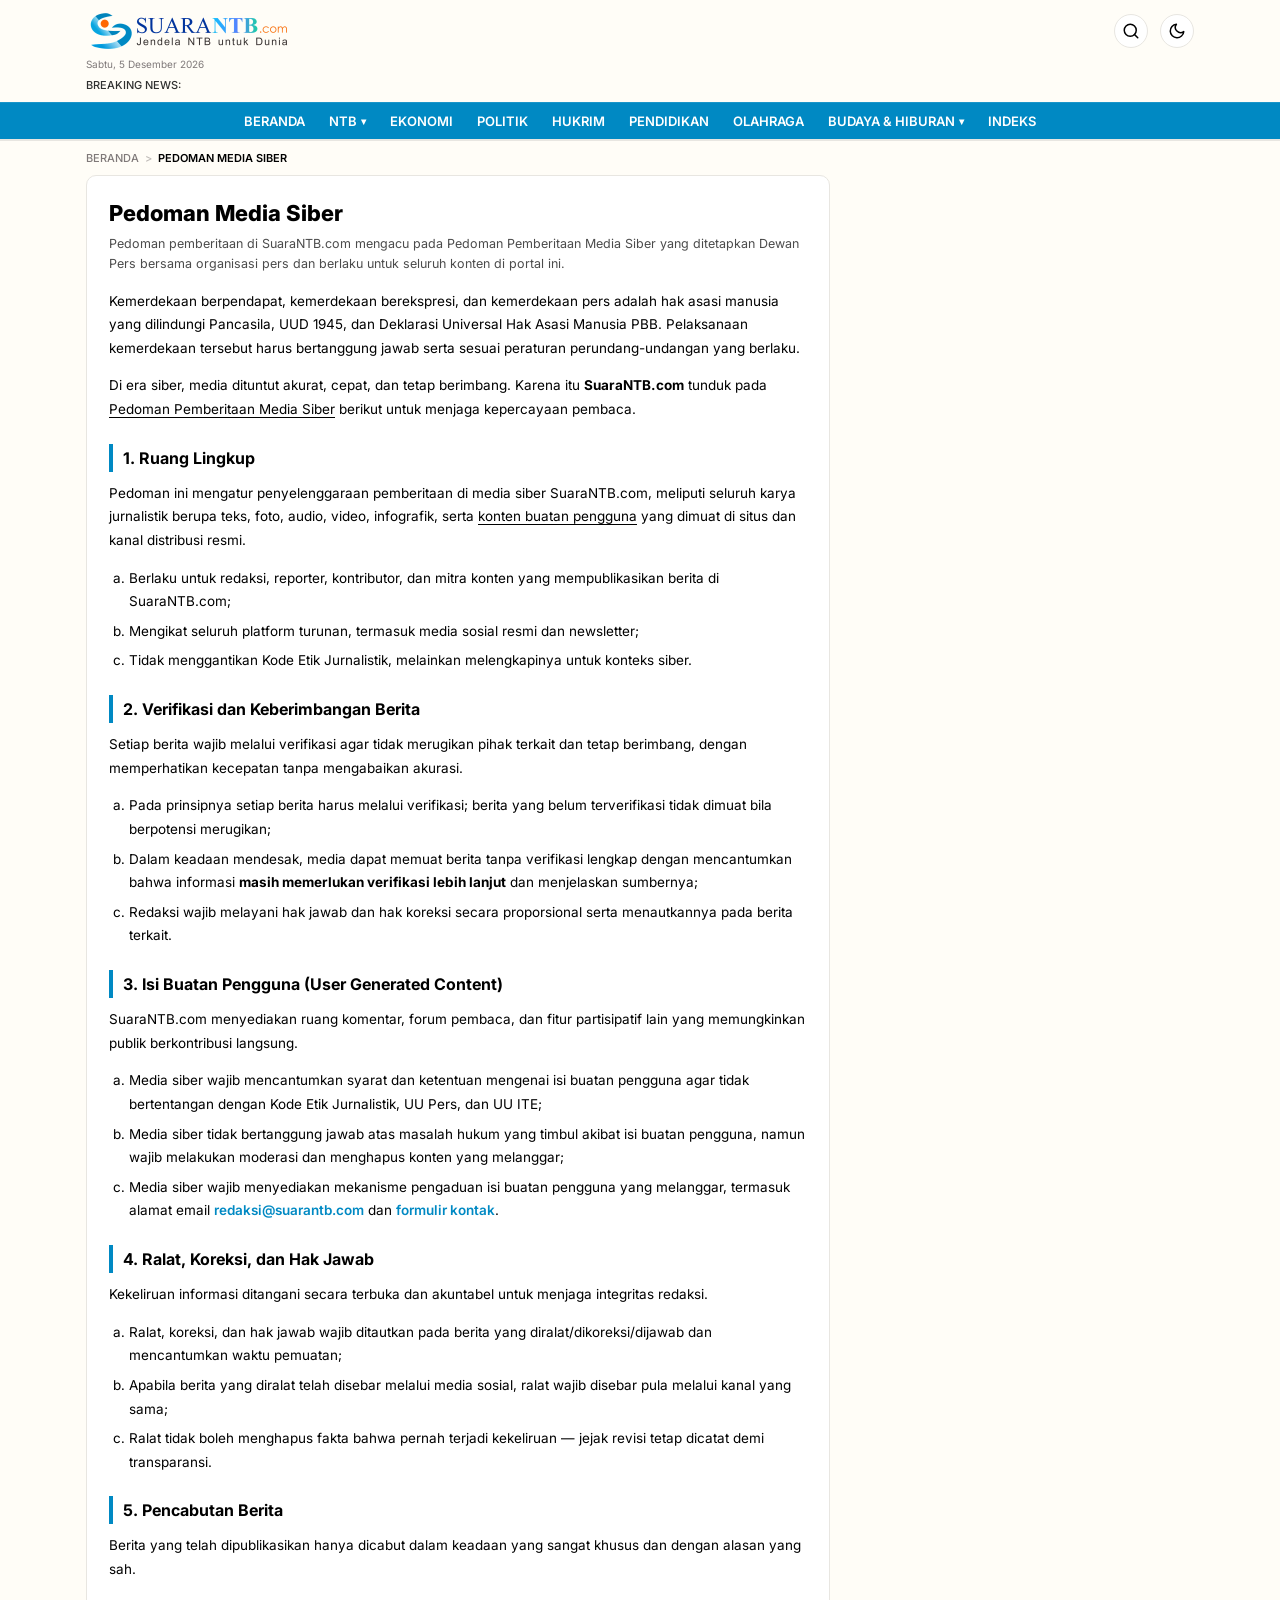
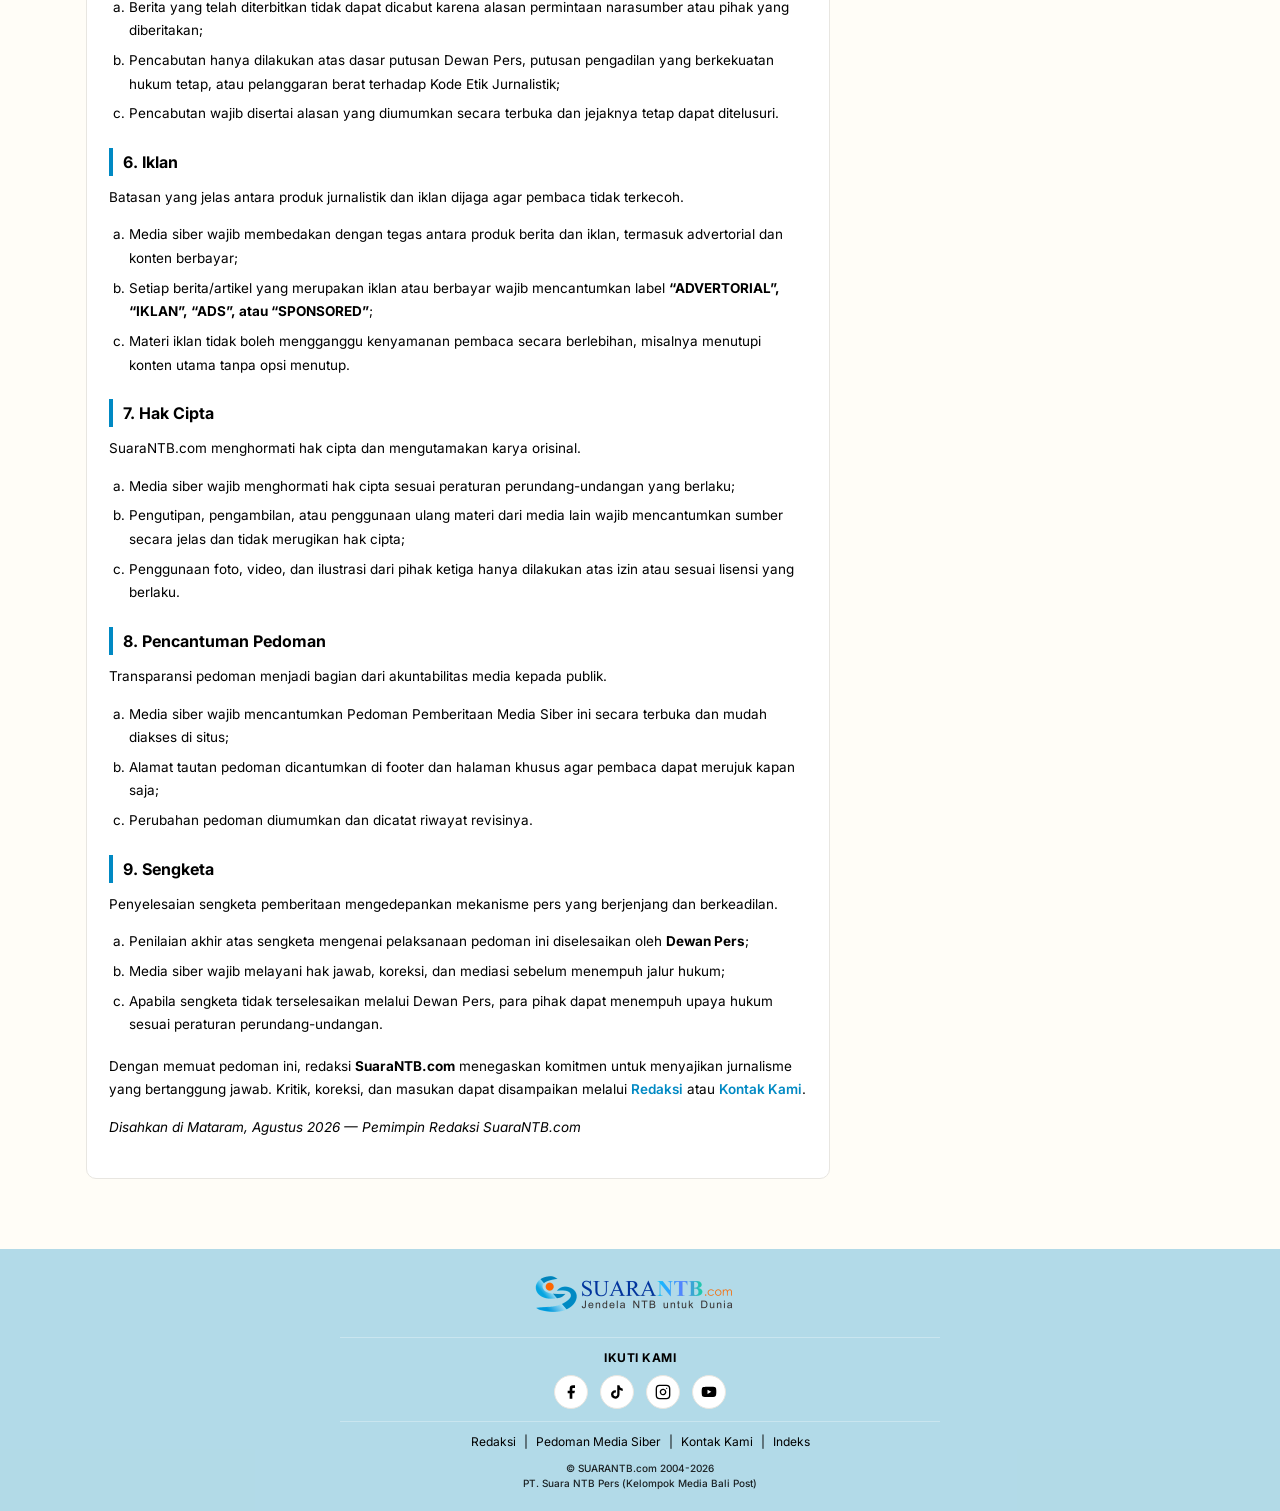
<file: pedoman-media-siber.html>
<!DOCTYPE html>
<html lang="id">
<head>
  <meta charset="UTF-8">
  <meta name="viewport" content="width=device-width, initial-scale=1.0">
  <title>Pedoman Media Siber — SuaraNTB</title>
  <script>try{var t=localStorage.getItem('theme');if(t==='dark')document.documentElement.setAttribute('data-theme','dark')}catch(e){}</script>
  <link rel="stylesheet" href="css/styles.css">
</head>
<body>
  <header class="site-header">
    <div class="header-top">
      <div class="container">
        <div class="header-main-row">
          <a href="index.html" class="site-logo" aria-label="SuaraNTB Beranda">
            <img src="images/icon_logo/logo_suarantb.png" alt="SuaraNTB Logo" width="219" height="42">
          </a>
          <div class="header-actions">
            <button class="btn-icon js-open-search" aria-label="Buka Pencarian">
              <svg viewBox="0 0 24 24" fill="none" stroke="currentColor" stroke-width="2" stroke-linecap="round" stroke-linejoin="round"><circle cx="11" cy="11" r="8"></circle><line x1="21" y1="21" x2="16.65" y2="16.65"></line></svg>
            </button>
            <button class="btn-icon js-theme-toggle" aria-label="Ganti Tema">
              <svg viewBox="0 0 24 24" fill="none" stroke="currentColor" stroke-width="2" stroke-linecap="round" stroke-linejoin="round"><path d="M21 12.79A9 9 0 1 1 11.21 3 7 7 0 0 0 21 12.79z"></path></svg>
            </button>
          </div>
        </div>
        <div class="header-date">Sabtu, 29 Agustus 2026</div>
        <div class="breaking-news-bar">
          <span class="breaking-label">BREAKING NEWS:</span>
          <div class="breaking-ticker-wrap"><div class="breaking-ticker-content">Ribuan Pelari Padati Garis Start Lombok Sumbawa Marathon 2025 di Sirkuit Mandalika • BPR NTB Perseroda Teken Kerja Sama Pengelolaan Dana Pensiun DPLK Syariah dengan Bank Muamalat • BPBD NTB Gelar Koordinasi Malam di Tenda Darurat Penanganan Bencana • Rapat Dengar Pendapat DPRD NTB Bahas Evaluasi Kebijakan Pembangunan Daerah • Diseminasi Temuan Awal Migrasi Non-Prosedural NTB Digelar di Mataram</div></div>
        </div>
      </div>
    </div>
    <nav class="header-nav-bar" aria-label="Navigasi Utama">
      <div class="container">
        <ul class="nav-scroll-list">
          <li class="nav-item"><a href="index.html" class="nav-link">BERANDA</a></li>
          <li class="nav-item has-dropdown"><a href="#" class="nav-link">NTB <span class="nav-caret">▾</span></a><div class="nav-dropdown-menu"><a href="kategori.html?region=mataram" class="dropdown-pill">Mataram</a><a href="kategori.html?region=lombok-barat" class="dropdown-pill">Lombok Barat</a><a href="kategori.html?region=lombok-tengah" class="dropdown-pill">Lombok Tengah</a><a href="kategori.html?region=lombok-timur" class="dropdown-pill">Lombok Timur</a><a href="kategori.html?region=lombok-utara" class="dropdown-pill">Lombok Utara</a><a href="kategori.html?region=sumbawa-barat" class="dropdown-pill">Sumbawa Barat</a><a href="kategori.html?region=sumbawa" class="dropdown-pill">Sumbawa</a><a href="kategori.html?region=dompu" class="dropdown-pill">Dompu</a><a href="kategori.html?region=bima" class="dropdown-pill">Bima</a></div></li>
          <li class="nav-item"><a href="kategori.html?slug=ekonomi" class="nav-link">EKONOMI</a></li>
          <li class="nav-item"><a href="kategori.html?slug=politik" class="nav-link">POLITIK</a></li>
          <li class="nav-item"><a href="kategori.html?slug=hukrim" class="nav-link">HUKRIM</a></li>
          <li class="nav-item"><a href="kategori.html?slug=pendidikan" class="nav-link">PENDIDIKAN</a></li>
          <li class="nav-item"><a href="kategori.html?slug=olahraga" class="nav-link">OLAHRAGA</a></li>
          <li class="nav-item has-dropdown"><a href="#" class="nav-link">BUDAYA & HIBURAN <span class="nav-caret">▾</span></a><div class="nav-dropdown-menu"><a href="kategori.html?slug=film" class="dropdown-pill">Film</a><a href="kategori.html?slug=buku" class="dropdown-pill">Buku</a></div></li>
          <li class="nav-item"><a href="index-berita.html" class="nav-link">INDEKS</a></li>
        </ul>
      </div>
    </nav>
  </header>

  <main class="main-layout">
    <div class="container">
      <nav class="breadcrumb-wrap" aria-label="Breadcrumb">
        <ol class="breadcrumb-list"><li><a href="index.html">BERANDA</a></li><li class="breadcrumb-sep">&gt;</li><li class="breadcrumb-current">PEDOMAN MEDIA SIBER</li></ol>
      </nav>
      <div class="layout-grid">
        <div class="main-column">
          <article class="long-text-card">
            <h1 class="long-text-title">Pedoman Media Siber</h1>
            <p class="long-text-subtitle">Pedoman pemberitaan di SuaraNTB.com mengacu pada Pedoman Pemberitaan Media Siber yang ditetapkan Dewan Pers bersama organisasi pers dan berlaku untuk seluruh konten di portal ini.</p>
            <div class="long-text-content">
              <p>Kemerdekaan berpendapat, kemerdekaan berekspresi, dan kemerdekaan pers adalah hak asasi manusia yang dilindungi Pancasila, UUD 1945, dan Deklarasi Universal Hak Asasi Manusia PBB. Pelaksanaan kemerdekaan tersebut harus bertanggung jawab serta sesuai peraturan perundang-undangan yang berlaku.</p>
              <p>Di era siber, media dituntut akurat, cepat, dan tetap berimbang. Karena itu <strong>SuaraNTB.com</strong> tunduk pada <span class="text-underline">Pedoman Pemberitaan Media Siber</span> berikut untuk menjaga kepercayaan pembaca.</p>

              <h2>1. Ruang Lingkup</h2>
              <p>Pedoman ini mengatur penyelenggaraan pemberitaan di media siber SuaraNTB.com, meliputi seluruh karya jurnalistik berupa teks, foto, audio, video, infografik, serta <span class="text-underline">konten buatan pengguna</span> yang dimuat di situs dan kanal distribusi resmi.</p>
              <ol class="alpha">
                <li>Berlaku untuk redaksi, reporter, kontributor, dan mitra konten yang mempublikasikan berita di SuaraNTB.com;</li>
                <li>Mengikat seluruh platform turunan, termasuk media sosial resmi dan newsletter;</li>
                <li>Tidak menggantikan Kode Etik Jurnalistik, melainkan melengkapinya untuk konteks siber.</li>
              </ol>

              <h2>2. Verifikasi dan Keberimbangan Berita</h2>
              <p>Setiap berita wajib melalui verifikasi agar tidak merugikan pihak terkait dan tetap berimbang, dengan memperhatikan kecepatan tanpa mengabaikan akurasi.</p>
              <ol class="alpha">
                <li>Pada prinsipnya setiap berita harus melalui verifikasi; berita yang belum terverifikasi tidak dimuat bila berpotensi merugikan;</li>
                <li>Dalam keadaan mendesak, media dapat memuat berita tanpa verifikasi lengkap dengan mencantumkan bahwa informasi <strong>masih memerlukan verifikasi lebih lanjut</strong> dan menjelaskan sumbernya;</li>
                <li>Redaksi wajib melayani hak jawab dan hak koreksi secara proporsional serta menautkannya pada berita terkait.</li>
              </ol>

              <h2>3. Isi Buatan Pengguna (User Generated Content)</h2>
              <p>SuaraNTB.com menyediakan ruang komentar, forum pembaca, dan fitur partisipatif lain yang memungkinkan publik berkontribusi langsung.</p>
              <ol class="alpha">
                <li>Media siber wajib mencantumkan syarat dan ketentuan mengenai isi buatan pengguna agar tidak bertentangan dengan Kode Etik Jurnalistik, UU Pers, dan UU ITE;</li>
                <li>Media siber tidak bertanggung jawab atas masalah hukum yang timbul akibat isi buatan pengguna, namun wajib melakukan moderasi dan menghapus konten yang melanggar;</li>
                <li>Media siber wajib menyediakan mekanisme pengaduan isi buatan pengguna yang melanggar, termasuk alamat email <a href="mailto:redaksi@suarantb.com">redaksi@suarantb.com</a> dan <a href="kontak-kami.html">formulir kontak</a>.</li>
              </ol>

              <h2>4. Ralat, Koreksi, dan Hak Jawab</h2>
              <p>Kekeliruan informasi ditangani secara terbuka dan akuntabel untuk menjaga integritas redaksi.</p>
              <ol class="alpha">
                <li>Ralat, koreksi, dan hak jawab wajib ditautkan pada berita yang diralat/dikoreksi/dijawab dan mencantumkan waktu pemuatan;</li>
                <li>Apabila berita yang diralat telah disebar melalui media sosial, ralat wajib disebar pula melalui kanal yang sama;</li>
                <li>Ralat tidak boleh menghapus fakta bahwa pernah terjadi kekeliruan — jejak revisi tetap dicatat demi transparansi.</li>
              </ol>

              <h2>5. Pencabutan Berita</h2>
              <p>Berita yang telah dipublikasikan hanya dicabut dalam keadaan yang sangat khusus dan dengan alasan yang sah.</p>
              <ol class="alpha">
                <li>Berita yang telah diterbitkan tidak dapat dicabut karena alasan permintaan narasumber atau pihak yang diberitakan;</li>
                <li>Pencabutan hanya dilakukan atas dasar putusan Dewan Pers, putusan pengadilan yang berkekuatan hukum tetap, atau pelanggaran berat terhadap Kode Etik Jurnalistik;</li>
                <li>Pencabutan wajib disertai alasan yang diumumkan secara terbuka dan jejaknya tetap dapat ditelusuri.</li>
              </ol>

              <h2>6. Iklan</h2>
              <p>Batasan yang jelas antara produk jurnalistik dan iklan dijaga agar pembaca tidak terkecoh.</p>
              <ol class="alpha">
                <li>Media siber wajib membedakan dengan tegas antara produk berita dan iklan, termasuk advertorial dan konten berbayar;</li>
                <li>Setiap berita/artikel yang merupakan iklan atau berbayar wajib mencantumkan label <strong>“ADVERTORIAL”, “IKLAN”, “ADS”, atau “SPONSORED”</strong>;</li>
                <li>Materi iklan tidak boleh mengganggu kenyamanan pembaca secara berlebihan, misalnya menutupi konten utama tanpa opsi menutup.</li>
              </ol>

              <h2>7. Hak Cipta</h2>
              <p>SuaraNTB.com menghormati hak cipta dan mengutamakan karya orisinal.</p>
              <ol class="alpha">
                <li>Media siber wajib menghormati hak cipta sesuai peraturan perundang-undangan yang berlaku;</li>
                <li>Pengutipan, pengambilan, atau penggunaan ulang materi dari media lain wajib mencantumkan sumber secara jelas dan tidak merugikan hak cipta;</li>
                <li>Penggunaan foto, video, dan ilustrasi dari pihak ketiga hanya dilakukan atas izin atau sesuai lisensi yang berlaku.</li>
              </ol>

              <h2>8. Pencantuman Pedoman</h2>
              <p>Transparansi pedoman menjadi bagian dari akuntabilitas media kepada publik.</p>
              <ol class="alpha">
                <li>Media siber wajib mencantumkan Pedoman Pemberitaan Media Siber ini secara terbuka dan mudah diakses di situs;</li>
                <li>Alamat tautan pedoman dicantumkan di footer dan halaman khusus agar pembaca dapat merujuk kapan saja;</li>
                <li>Perubahan pedoman diumumkan dan dicatat riwayat revisinya.</li>
              </ol>

              <h2>9. Sengketa</h2>
              <p>Penyelesaian sengketa pemberitaan mengedepankan mekanisme pers yang berjenjang dan berkeadilan.</p>
              <ol class="alpha">
                <li>Penilaian akhir atas sengketa mengenai pelaksanaan pedoman ini diselesaikan oleh <strong>Dewan Pers</strong>;</li>
                <li>Media siber wajib melayani hak jawab, koreksi, dan mediasi sebelum menempuh jalur hukum;</li>
                <li>Apabila sengketa tidak terselesaikan melalui Dewan Pers, para pihak dapat menempuh upaya hukum sesuai peraturan perundang-undangan.</li>
              </ol>

              <p style="margin-top:18px;">Dengan memuat pedoman ini, redaksi <strong>SuaraNTB.com</strong> menegaskan komitmen untuk menyajikan jurnalisme yang bertanggung jawab. Kritik, koreksi, dan masukan dapat disampaikan melalui <a href="redaksi.html">Redaksi</a> atau <a href="kontak-kami.html">Kontak Kami</a>.</p>
              <p><em>Disahkan di Mataram, Agustus 2026 — Pemimpin Redaksi SuaraNTB.com</em></p>
            </div>
          </article>
        </div>
      </div>
    </div>
  </main>

  <div id="searchOverlay" class="search-overlay" role="dialog" aria-modal="true" aria-label="Pop-up Pencarian">
    <div class="search-modal-card">
      <div class="search-overlay-header">
        <div class="search-input-box"><svg class="search-icon" viewBox="0 0 24 24" fill="none" stroke-width="2" stroke-linecap="round" stroke-linejoin="round"><circle cx="11" cy="11" r="8"></circle><line x1="21" y1="21" x2="16.65" y2="16.65"></line></svg><input type="text" id="searchInput" class="search-input-field" placeholder="Cari postingan, tag" autocomplete="off"><button type="button" id="btnSearchClear" class="btn-search-clear" aria-label="Hapus teks">✕</button></div>
        <button type="button" id="btnSearchCancel" class="btn-search-cancel">Batalkan</button>
      </div>
      <div class="search-overlay-body"><div id="searchPreview" style="display: none;"><div class="search-preview-section"><div class="search-preview-label">TAG</div><div id="searchTagsContainer" class="search-tags-list"></div></div><div class="search-preview-section"><div class="search-preview-label">POSTINGAN</div><div id="searchPostsContainer" class="search-post-results"></div></div><button type="button" id="btnMoreResults" class="btn-load-more">Tampilkan lebih banyak hasil<svg viewBox="0 0 24 24" fill="none" stroke="currentColor" stroke-width="2"><polyline points="6 9 12 15 18 9"></polyline></svg></button></div></div>
    </div>
  </div>

  <footer class="site-footer">
    <div class="container">
      <a href="index.html" class="footer-logo"><img src="images/icon_logo/logo_suarantb.png" alt="SuaraNTB Logo" width="219" height="42"></a>
      <div class="footer-divider"></div>
      <div class="footer-follow-title">IKUTI KAMI</div>
      <div class="footer-socials">
        <a href="https://facebook.com" target="_blank" rel="noopener" class="social-circle" aria-label="Facebook"><svg viewBox="0 0 24 24"><path d="M18 2h-3a5 5 0 0 0-5 5v3H7v4h3v8h4v-8h3l1-4h-4V7a1 1 0 0 1 1-1h3z"/></svg></a>
        <a href="https://tiktok.com" target="_blank" rel="noopener" class="social-circle" aria-label="TikTok"><svg viewBox="0 0 24 24"><path d="M19.59 6.69a4.83 4.83 0 0 1-3.77-4.25V2h-3.45v13.67a2.89 2.89 0 0 1-5.2 1.74 2.89 2.89 0 0 1 2.31-4.64c.29 0 .58.04.85.12V9.4a6.33 6.33 0 0 0-1-.08A6.34 6.34 0 0 0 3 15.66a6.34 6.34 0 0 0 10.82 4.49 6.3 6.3 0 0 0 1.94-4.48V8.78a8.16 8.16 0 0 0 4.83 1.57V6.9a4.85 4.85 0 0 1-1-.21z"/></svg></a>
        <a href="https://instagram.com" target="_blank" rel="noopener" class="social-circle" aria-label="Instagram"><svg viewBox="0 0 24 24" fill="none" stroke="currentColor" stroke-width="2" stroke-linecap="round" stroke-linejoin="round" style="fill:none;"><rect x="2" y="2" width="20" height="20" rx="5" ry="5"></rect><path d="M16 11.37A4 4 0 1 1 12.63 8 4 4 0 0 1 16 11.37z"></path><line x1="17.5" y1="6.5" x2="17.51" y2="6.5"></line></svg></a>
        <a href="https://youtube.com" target="_blank" rel="noopener" class="social-circle" aria-label="YouTube"><svg viewBox="0 0 24 24"><path d="M22.54 6.42a2.78 2.78 0 0 0-1.94-2C18.88 4 12 4 12 4s-6.88 0-8.6.46a2.78 2.78 0 0 0-1.94 2A29 29 0 0 0 1 11.75a29 29 0 0 0 .46 5.33A2.78 2.78 0 0 0 3.4 19c1.72.46 8.6.46 8.6.46s6.88 0 8.6-.46a2.78 2.78 0 0 0 1.94-2 29 29 0 0 0 .46-5.25 29 29 0 0 0-.46-5.33z"/><polygon points="9.75 15.02 15.5 11.75 9.75 8.48 9.75 15.02" fill="var(--color-surface)"/></svg></a>
      </div>
      <div class="footer-divider"></div>
      <div class="footer-nav-links"><a href="redaksi.html">Redaksi</a><span>|</span><a href="pedoman-media-siber.html">Pedoman Media Siber</a><span>|</span><a href="kontak-kami.html">Kontak Kami</a><span>|</span><a href="index-berita.html">Indeks</a></div>
      <div class="footer-copyright">© SUARANTB.com 2004-2026<br>PT. Suara NTB Pers (Kelompok Media Bali Post)</div>
    </div>
  </footer>

  <script src="js/data.js"></script>
  <script src="js/main.js"></script>
</body>
</html>
</file>
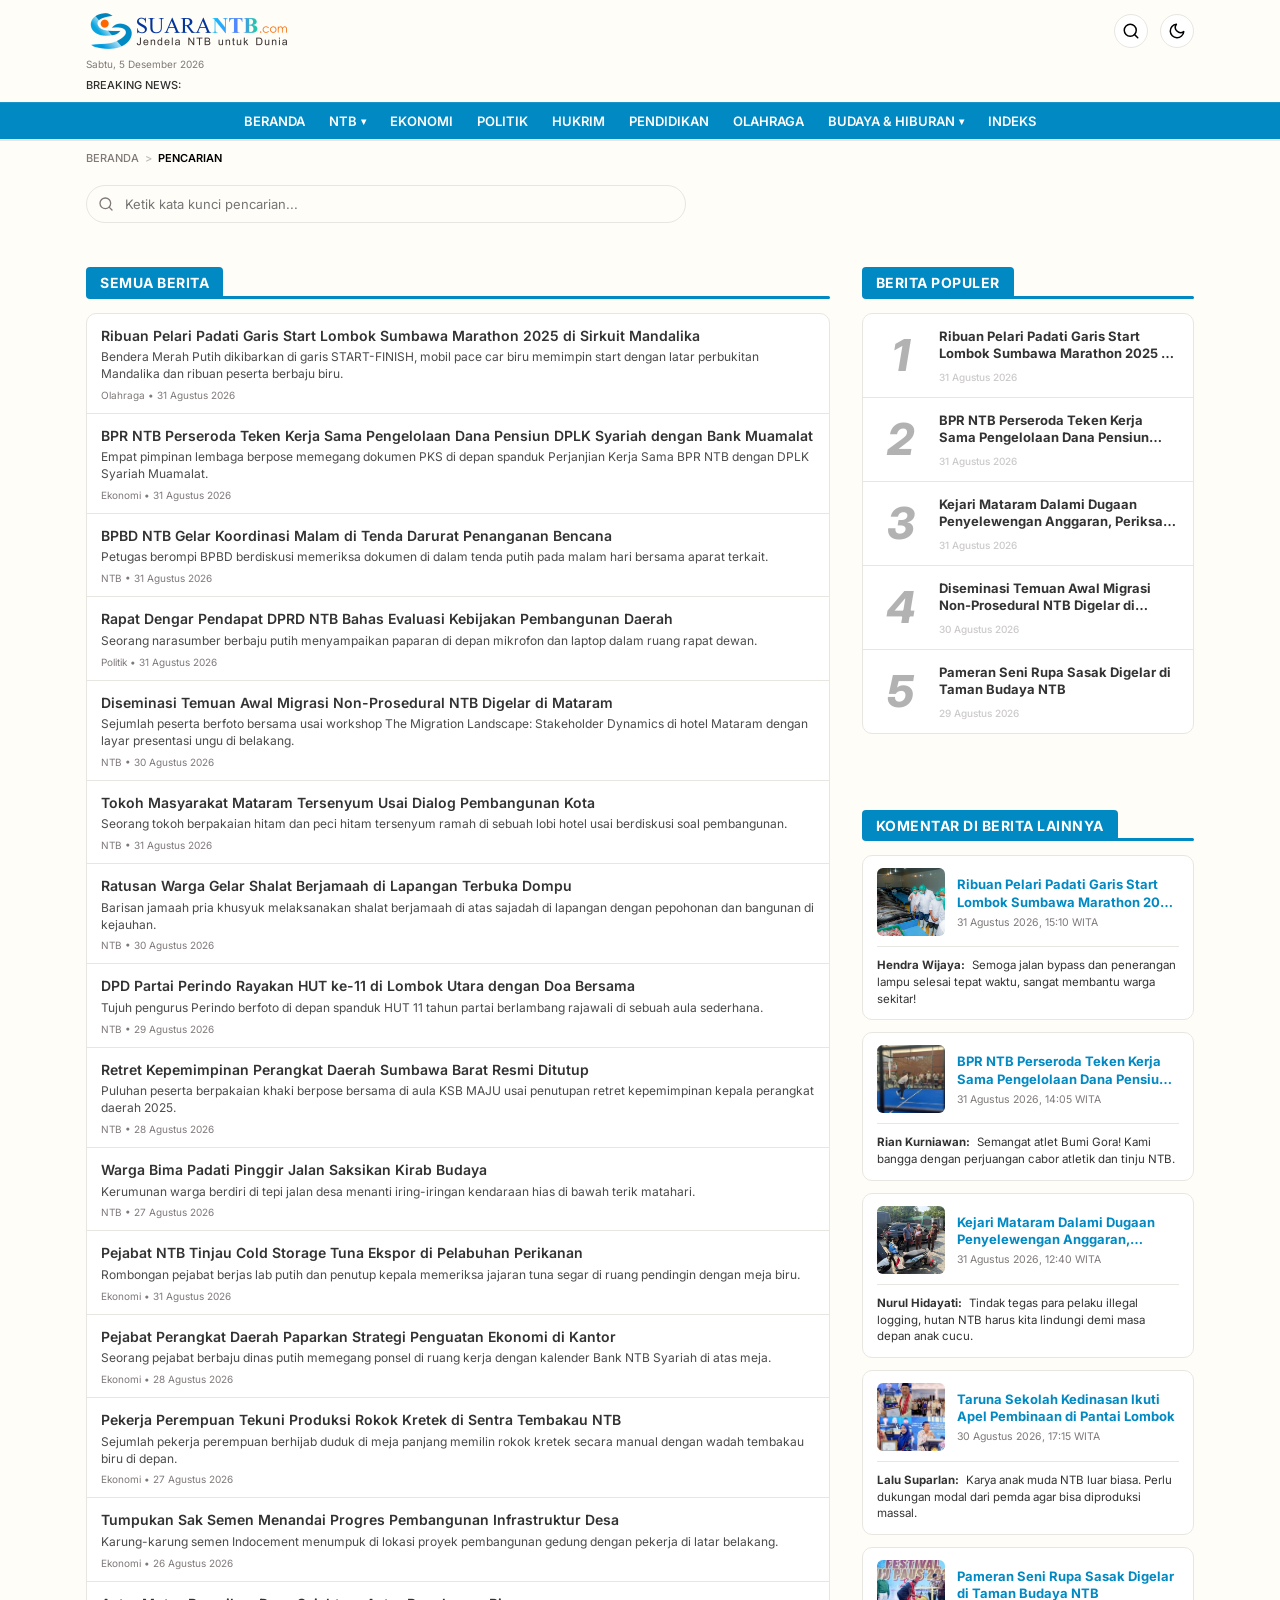
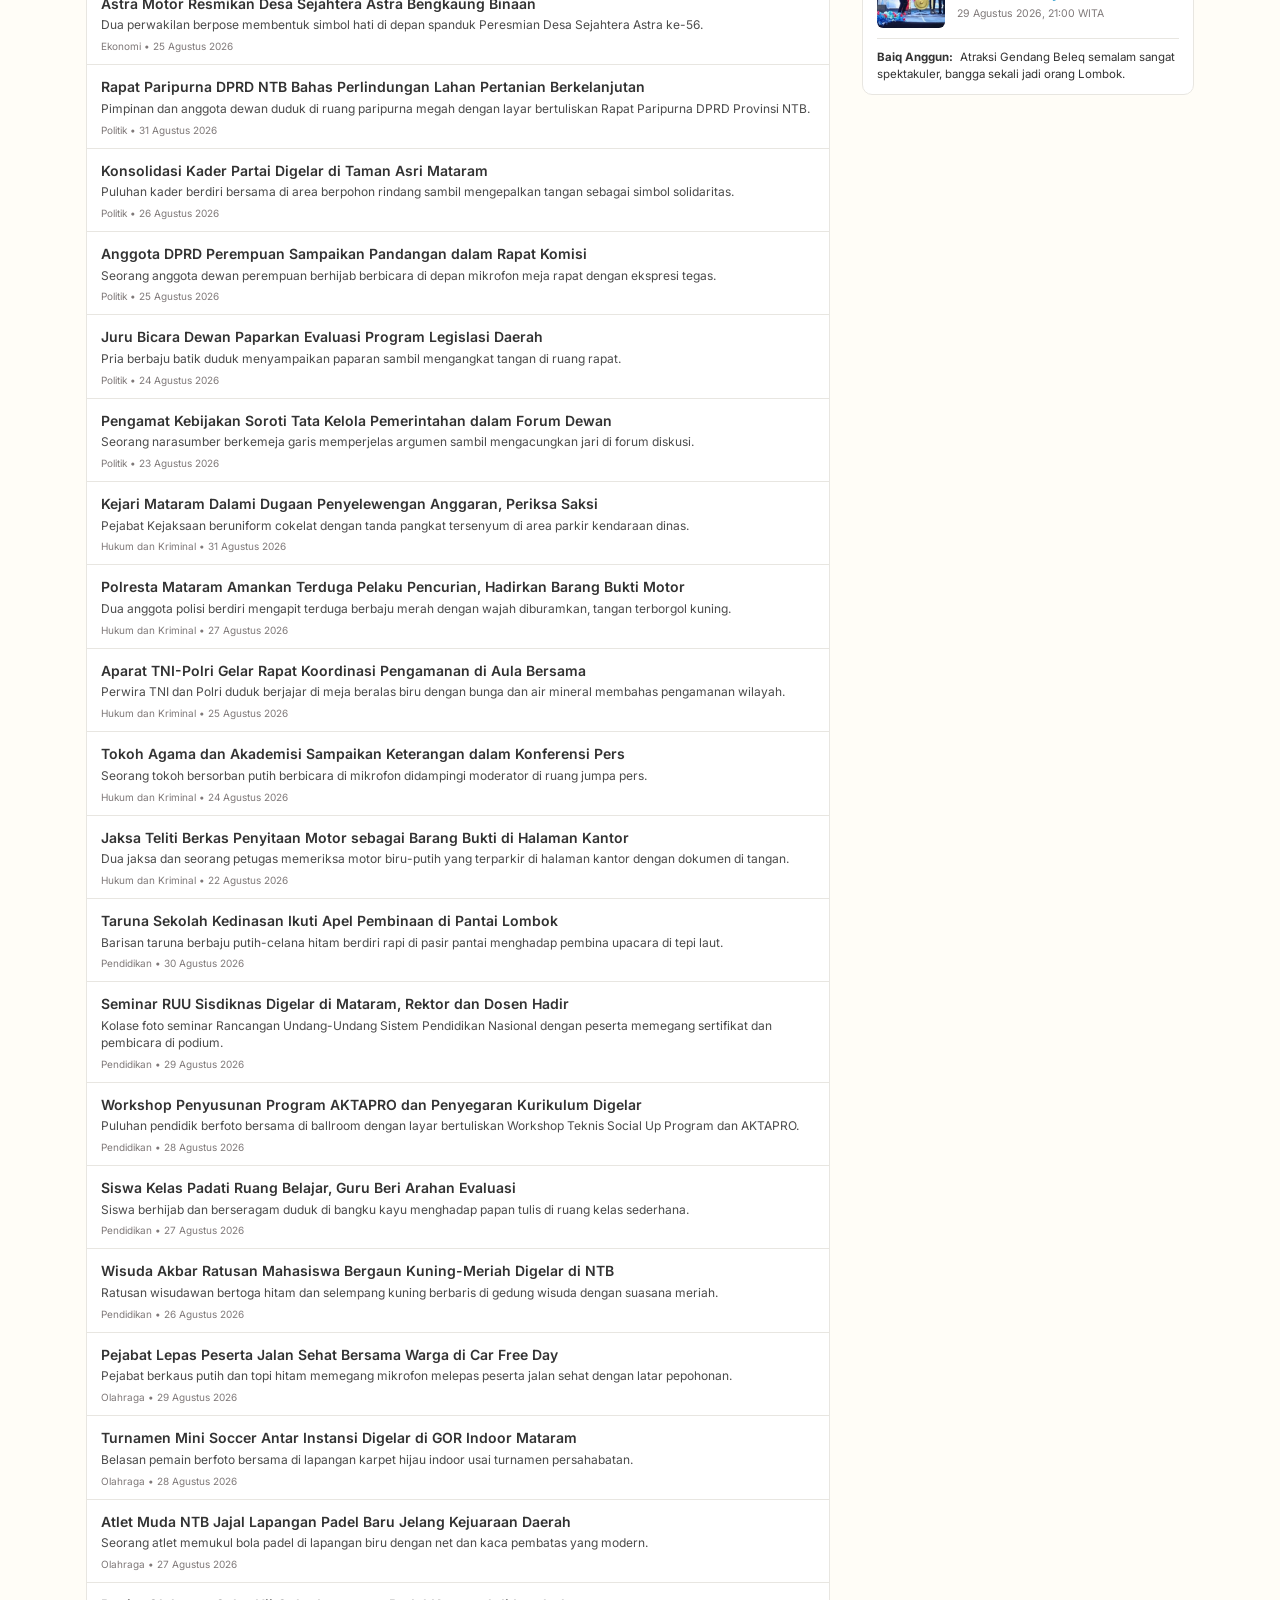
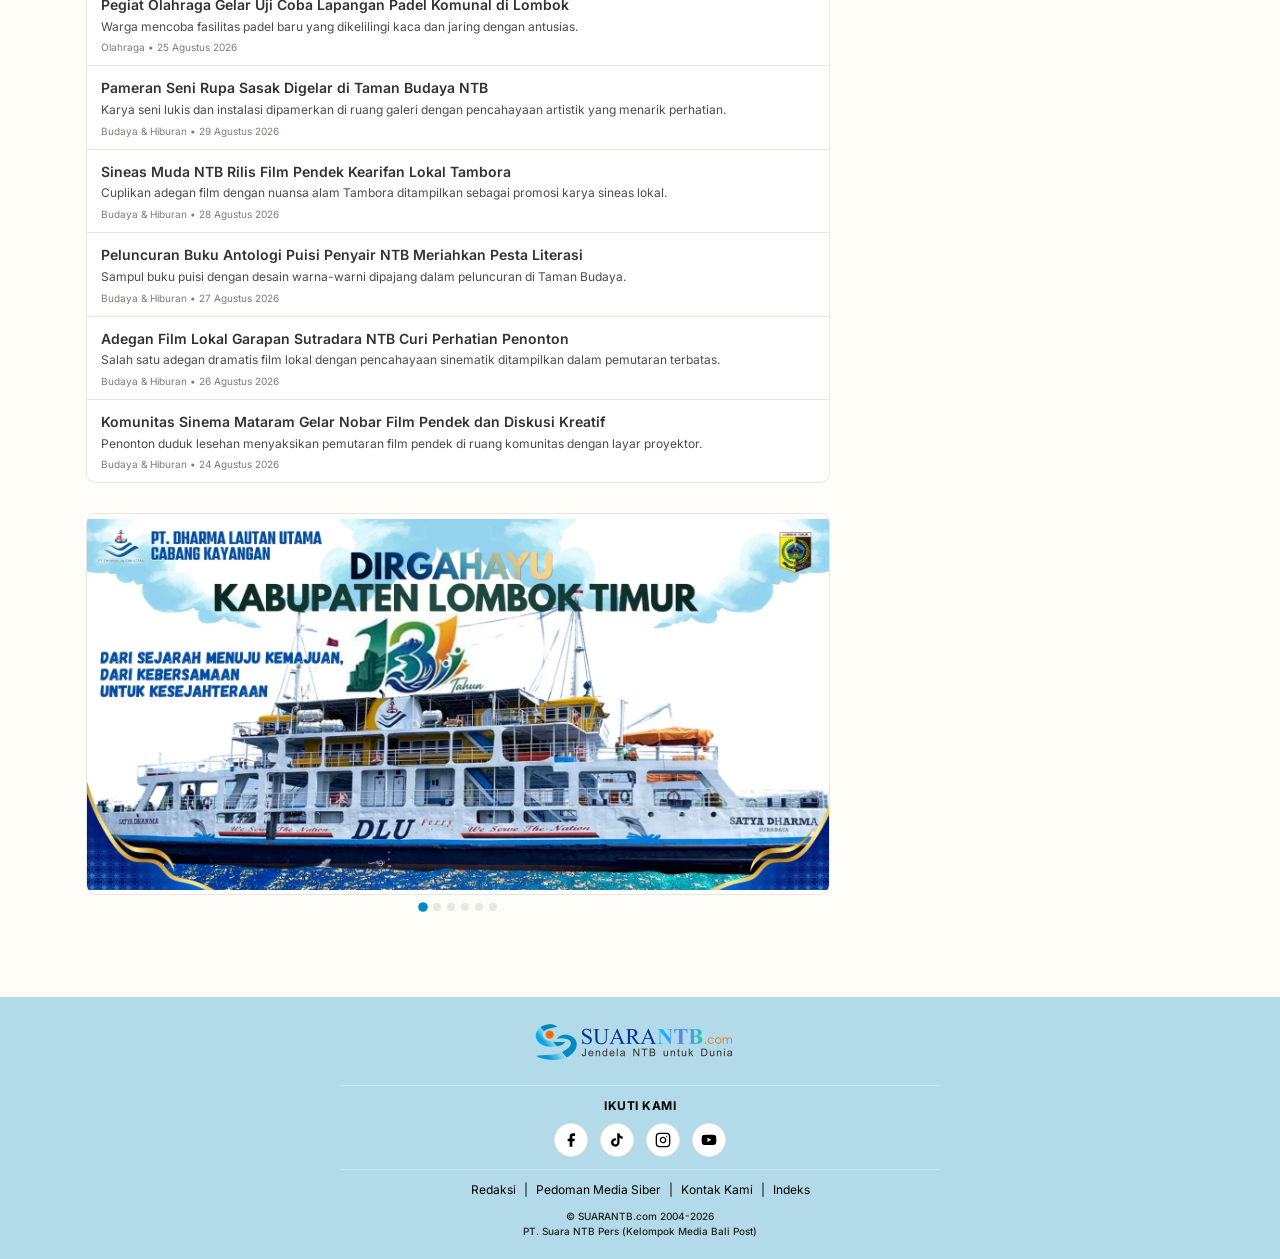
<file: pencarian.html>
<!DOCTYPE html>
<html lang="id">
<head>
  <meta charset="UTF-8">
  <meta name="viewport" content="width=device-width, initial-scale=1.0">
  <title id="searchPageTitle">Hasil Pencarian — SuaraNTB</title>
  <script>try{var t=localStorage.getItem('theme');if(t==='dark')document.documentElement.setAttribute('data-theme','dark')}catch(e){}</script>
  <link rel="stylesheet" href="css/styles.css">
</head>
<body>

  <!-- ==================== HEADER (STICKY) ==================== -->
  <header class="site-header">
    <div class="header-top">
      <div class="container">
        <div class="header-main-row">
          <a href="index.html" class="site-logo" aria-label="SuaraNTB Beranda">
            <img src="images/icon_logo/logo_suarantb.png" alt="SuaraNTB Logo" width="219" height="42">
          </a>
          <div class="header-actions">
            <button class="btn-icon js-open-search" aria-label="Buka Pencarian">
              <svg viewBox="0 0 24 24" fill="none" stroke="currentColor" stroke-width="2" stroke-linecap="round" stroke-linejoin="round">
                <circle cx="11" cy="11" r="8"></circle>
                <line x1="21" y1="21" x2="16.65" y2="16.65"></line>
              </svg>
            </button>
            <button class="btn-icon js-theme-toggle" aria-label="Ganti Tema">
              <svg viewBox="0 0 24 24" fill="none" stroke="currentColor" stroke-width="2" stroke-linecap="round" stroke-linejoin="round">
                <path d="M21 12.79A9 9 0 1 1 11.21 3 7 7 0 0 0 21 12.79z"></path>
              </svg>
            </button>
          </div>
        </div>

        <div class="header-date">Sabtu, 29 Agustus 2026</div>

        <div class="breaking-news-bar">
          <span class="breaking-label">BREAKING NEWS:</span>
          <div class="breaking-ticker-wrap">
            <div class="breaking-ticker-content">
              Ribuan Pelari Padati Garis Start Lombok Sumbawa Marathon 2025 di Sirkuit Mandalika • BPR NTB Perseroda Teken Kerja Sama Pengelolaan Dana Pensiun DPLK Syariah dengan Bank Muamalat • BPBD NTB Gelar Koordinasi Malam di Tenda Darurat Penanganan Bencana • Rapat Dengar Pendapat DPRD NTB Bahas Evaluasi Kebijakan Pembangunan Daerah • Diseminasi Temuan Awal Migrasi Non-Prosedural NTB Digelar di Mataram
            </div>
          </div>
        </div>
      </div>
    </div>

    <nav class="header-nav-bar" aria-label="Navigasi Utama">
      <div class="container">
        <ul class="nav-scroll-list">
          <li class="nav-item">
            <a href="index.html" class="nav-link">BERANDA</a>
          </li>
          <li class="nav-item has-dropdown">
            <a href="#" class="nav-link">
              NTB <span class="nav-caret">▾</span>
            </a>
            <div class="nav-dropdown-menu">
              <a href="kategori.html?region=mataram" class="dropdown-pill">Mataram</a>
              <a href="kategori.html?region=lombok-barat" class="dropdown-pill">Lombok Barat</a>
              <a href="kategori.html?region=lombok-tengah" class="dropdown-pill">Lombok Tengah</a>
              <a href="kategori.html?region=lombok-timur" class="dropdown-pill">Lombok Timur</a>
              <a href="kategori.html?region=lombok-utara" class="dropdown-pill">Lombok Utara</a>
              <a href="kategori.html?region=sumbawa-barat" class="dropdown-pill">Sumbawa Barat</a>
              <a href="kategori.html?region=sumbawa" class="dropdown-pill">Sumbawa</a>
              <a href="kategori.html?region=dompu" class="dropdown-pill">Dompu</a>
              <a href="kategori.html?region=bima" class="dropdown-pill">Bima</a>
            </div>
          </li>
          <li class="nav-item">
            <a href="kategori.html?slug=ekonomi" class="nav-link">EKONOMI</a>
          </li>
          <li class="nav-item">
            <a href="kategori.html?slug=politik" class="nav-link">POLITIK</a>
          </li>
          <li class="nav-item">
            <a href="kategori.html?slug=hukrim" class="nav-link">HUKRIM</a>
          </li>
          <li class="nav-item">
            <a href="kategori.html?slug=pendidikan" class="nav-link">PENDIDIKAN</a>
          </li>
          <li class="nav-item">
            <a href="kategori.html?slug=olahraga" class="nav-link">OLAHRAGA</a>
          </li>
          <li class="nav-item has-dropdown">
            <a href="#" class="nav-link">
              BUDAYA & HIBURAN <span class="nav-caret">▾</span>
            </a>
            <div class="nav-dropdown-menu">
              <a href="kategori.html?slug=film" class="dropdown-pill">Film</a>
              <a href="kategori.html?slug=buku" class="dropdown-pill">Buku</a>
            </div>
          </li>
          <li class="nav-item">
            <a href="index-berita.html" class="nav-link">INDEKS</a>
          </li>
        </ul>
      </div>
    </nav>
  </header>

  <!-- ==================== MAIN CONTENT ==================== -->
  <main class="main-layout">
    <div class="container">
      
      <!-- Breadcrumb: BERANDA > PENCARIAN -->
      <nav class="breadcrumb-wrap" aria-label="Breadcrumb">
        <ol class="breadcrumb-list">
          <li><a href="index.html">BERANDA</a></li>
          <li class="breadcrumb-sep">&gt;</li>
          <li class="breadcrumb-current">PENCARIAN</li>
        </ol>
      </nav>

      <!-- In-Page Search Bar pre-filled -->
      <div style="margin: 10px 0 20px;">
        <form onsubmit="event.preventDefault(); const val = document.getElementById('mainPageSearchInput').value; if(val) window.location.href='pencarian.html?q=' + encodeURIComponent(val);">
          <div class="search-input-box" style="max-width: 600px;">
            <svg class="search-icon" viewBox="0 0 24 24" fill="none" stroke-width="2" stroke-linecap="round" stroke-linejoin="round">
              <circle cx="11" cy="11" r="8"></circle>
              <line x1="21" y1="21" x2="16.65" y2="16.65"></line>
            </svg>
            <input type="text" id="mainPageSearchInput" class="search-input-field" placeholder="Ketik kata kunci pencarian...">
          </div>
        </form>
      </div>

      <!-- 2-Column Responsive Layout -->
      <div class="layout-grid">
        
        <!-- Main Column (Left ~70%) -->
        <div class="main-column">
          
          <div class="section-header">
            <h1 class="section-title" id="searchHeaderTitle">
              Hasil Pencarian
            </h1>
          </div>

          <!-- Hasil Format 4.4 (List teks tanpa thumbnail, divider 1px) -->
          <div class="related-list" id="searchResultsList">
            <!-- Populated dynamically via JS -->
          </div>

          <!-- Tombol Tampilkan Lebih Banyak Hasil (4.10) -->
          <button type="button" id="btnLoadMoreSearch" class="btn-load-more" style="display: none;">
            Tampilkan Lebih Banyak Hasil
            <svg viewBox="0 0 24 24" fill="none" stroke="currentColor" stroke-width="2">
              <polyline points="6 9 12 15 18 9"></polyline>
            </svg>
          </button>

          <section class="ad-carousel-section js-ad-carousel" style="margin-top: 30px;" aria-label="Iklan Banner">
            <div class="ad-banner-frame">
              <div class="ad-banner-slides">
                <div class="ad-banner-slide"><img src="images/iklan_info/IKLAN-DLU-HUT-LOMBOK-TIMUR.webp" alt="Iklan DLU HUT Lombok Timur" loading="lazy"></div>
                <div class="ad-banner-slide"><img src="images/iklan_info/IKLAN-QUNCI-VILLAS.webp" alt="Iklan Qunci Villas" loading="lazy"></div>
                <div class="ad-banner-slide"><img src="images/iklan_info/image 11.png" alt="Iklan 3" loading="lazy"></div>
                <div class="ad-banner-slide"><img src="images/iklan_info/image 12.png" alt="Iklan 4" loading="lazy"></div>
                <div class="ad-banner-slide"><img src="images/iklan_info/image 13.png" alt="Iklan 5" loading="lazy"></div>
                <div class="ad-banner-slide"><img src="images/iklan_info/image 14.png" alt="Iklan 6" loading="lazy"></div>
              </div>
            </div>
            <div class="ad-carousel-dots">
              <button class="ad-dot active" aria-label="Slide 1"></button>
              <button class="ad-dot" aria-label="Slide 2"></button>
              <button class="ad-dot" aria-label="Slide 3"></button>
              <button class="ad-dot" aria-label="Slide 4"></button>
              <button class="ad-dot" aria-label="Slide 5"></button>
              <button class="ad-dot" aria-label="Slide 6"></button>
            </div>
          </section>

        </div>

        <!-- Sidebar Column (Right ~30%) -->
        <div class="sidebar-column">
          
          <!-- Berita Populer (Sama Persis Seperti di Beranda) -->
          <section class="home-section">
            <div class="section-header">
              <h2 class="section-title">Berita Populer</h2>
            </div>
            <div class="section-frame">
              <div class="popular-list-unified">
                
                <div class="popular-item-unified">
                  <div class="popular-number-large">1</div>
                  <div class="popular-content-unified">
                    <h3 class="popular-title">
                      <a href="isi-berita.html?id=101">Ribuan Pelari Padati Garis Start Lombok Sumbawa Marathon 2025 di Sirkuit Mandalika</a>
                    </h3>
                    <div class="card-meta"><span>31 Agustus 2026</span></div>
                  </div>
                </div>
                <div class="section-item-divider"></div>

                <div class="popular-item-unified">
                  <div class="popular-number-large">2</div>
                  <div class="popular-content-unified">
                    <h3 class="popular-title">
                      <a href="isi-berita.html?id=102">BPR NTB Perseroda Teken Kerja Sama Pengelolaan Dana Pensiun DPLK Syariah dengan Bank Muamalat</a>
                    </h3>
                    <div class="card-meta"><span>31 Agustus 2026</span></div>
                  </div>
                </div>
                <div class="section-item-divider"></div>

                <div class="popular-item-unified">
                  <div class="popular-number-large">3</div>
                  <div class="popular-content-unified">
                    <h3 class="popular-title">
                      <a href="isi-berita.html?id=103">Kejari Mataram Dalami Dugaan Penyelewengan Anggaran, Periksa Saksi</a>
                    </h3>
                    <div class="card-meta"><span>31 Agustus 2026</span></div>
                  </div>
                </div>
                <div class="section-item-divider"></div>

                <div class="popular-item-unified">
                  <div class="popular-number-large">4</div>
                  <div class="popular-content-unified">
                    <h3 class="popular-title">
                      <a href="isi-berita.html?id=105">Diseminasi Temuan Awal Migrasi Non-Prosedural NTB Digelar di Mataram</a>
                    </h3>
                    <div class="card-meta"><span>30 Agustus 2026</span></div>
                  </div>
                </div>
                <div class="section-item-divider"></div>

                <div class="popular-item-unified">
                  <div class="popular-number-large">5</div>
                  <div class="popular-content-unified">
                    <h3 class="popular-title">
                      <a href="isi-berita.html?id=5">Pameran Seni Rupa Sasak Digelar di Taman Budaya NTB</a>
                    </h3>
                    <div class="card-meta"><span>29 Agustus 2026</span></div>
                  </div>
                </div>

              </div>
            </div>
          </section>

          <!-- Komentar di Berita Lainnya -->
          <section class="home-section">
            <div class="section-header">
              <h2 class="section-title">Komentar di Berita Lainnya</h2>
            </div>
            <div class="comment-thumb-list">
              <article class="comment-thumb-card">
                <div class="comment-thumb-top">
                  <div class="comment-news-thumb">
                    <img src="images/gambar_berita/ekonimi_image/IMG-20260924-WA0117.webp" alt="Infrastruktur Mandalika" loading="lazy">
                  </div>
                  <div class="comment-thumb-header">
                    <a href="isi-berita.html?id=1" class="comment-thumb-title">Ribuan Pelari Padati Garis Start Lombok Sumbawa Marathon 2025 di Sirkuit Mandalika</a>
                    <div class="comment-thumb-time">31 Agustus 2026, 15:10 WITA</div>
                  </div>
                </div>
                <div class="comment-thumb-divider"></div>
                <div class="comment-thumb-bottom">
                  <span class="comment-thumb-author">Hendra Wijaya:</span> Semoga jalan bypass dan penerangan lampu selesai tepat waktu, sangat membantu warga sekitar!
                </div>
              </article>

              <article class="comment-thumb-card">
                <div class="comment-thumb-top">
                  <div class="comment-news-thumb">
                    <img src="images/gambar_berita/olahraha_image/IMG-20260712-WA0066-696x313.webp" alt="PON NTB" loading="lazy">
                  </div>
                  <div class="comment-thumb-header">
                    <a href="isi-berita.html?id=102" class="comment-thumb-title">BPR NTB Perseroda Teken Kerja Sama Pengelolaan Dana Pensiun DPLK Syariah dengan Bank Muamalat</a>
                    <div class="comment-thumb-time">31 Agustus 2026, 14:05 WITA</div>
                  </div>
                </div>
                <div class="comment-thumb-divider"></div>
                <div class="comment-thumb-bottom">
                  <span class="comment-thumb-author">Rian Kurniawan:</span> Semangat atlet Bumi Gora! Kami bangga dengan perjuangan cabor atletik dan tinju NTB.
                </div>
              </article>

              <article class="comment-thumb-card">
                <div class="comment-thumb-top">
                  <div class="comment-news-thumb">
                    <img src="images/gambar_berita/hukrim_image/IMG-20260924-WA0116-696x522.webp" alt="Kayu Ilegal" loading="lazy">
                  </div>
                  <div class="comment-thumb-header">
                    <a href="isi-berita.html?id=2" class="comment-thumb-title">Kejari Mataram Dalami Dugaan Penyelewengan Anggaran, Periksa Saksi</a>
                    <div class="comment-thumb-time">31 Agustus 2026, 12:40 WITA</div>
                  </div>
                </div>
                <div class="comment-thumb-divider"></div>
                <div class="comment-thumb-bottom">
                  <span class="comment-thumb-author">Nurul Hidayati:</span> Tindak tegas para pelaku illegal logging, hutan NTB harus kita lindungi demi masa depan anak cucu.
                </div>
              </article>

              <article class="comment-thumb-card">
                <div class="comment-thumb-top">
                  <div class="comment-news-thumb">
                    <img src="images/gambar_berita/pendidikan_image/WhatsApp-Image-2026-09-20-at-14.07.07-696x565.webp" alt="Diseminasi Migrasi NTB" loading="lazy">
                  </div>
                  <div class="comment-thumb-header">
                    <a href="isi-berita.html?id=4" class="comment-thumb-title">Taruna Sekolah Kedinasan Ikuti Apel Pembinaan di Pantai Lombok</a>
                    <div class="comment-thumb-time">30 Agustus 2026, 17:15 WITA</div>
                  </div>
                </div>
                <div class="comment-thumb-divider"></div>
                <div class="comment-thumb-bottom">
                  <span class="comment-thumb-author">Lalu Suparlan:</span> Karya anak muda NTB luar biasa. Perlu dukungan modal dari pemda agar bisa diproduksi massal.
                </div>
              </article>

              <article class="comment-thumb-card">
                <div class="comment-thumb-top">
                  <div class="comment-news-thumb">
                    <img src="images/gambar_berita/budaya_hiburan_image/WhatsApp-Image-2026-09-21-at-07.03.37-696x407.webp" alt="Festival Senggigi" loading="lazy">
                  </div>
                  <div class="comment-thumb-header">
                    <a href="isi-berita.html?id=5" class="comment-thumb-title">Pameran Seni Rupa Sasak Digelar di Taman Budaya NTB</a>
                    <div class="comment-thumb-time">29 Agustus 2026, 21:00 WITA</div>
                  </div>
                </div>
                <div class="comment-thumb-divider"></div>
                <div class="comment-thumb-bottom">
                  <span class="comment-thumb-author">Baiq Anggun:</span> Atraksi Gendang Beleq semalam sangat spektakuler, bangga sekali jadi orang Lombok.
                </div>
              </article>
            </div>
          </section>

        </div>

      </div>
    </div>
  </main>

  <!-- ==================== SEARCH OVERLAY ==================== -->
  <div id="searchOverlay" class="search-overlay" role="dialog" aria-modal="true" aria-label="Pop-up Pencarian">
    <div class="search-modal-card">
      <div class="search-overlay-header">
        <div class="search-input-box">
          <svg class="search-icon" viewBox="0 0 24 24" fill="none" stroke-width="2" stroke-linecap="round" stroke-linejoin="round">
            <circle cx="11" cy="11" r="8"></circle>
            <line x1="21" y1="21" x2="16.65" y2="16.65"></line>
          </svg>
          <input type="text" id="searchInput" class="search-input-field" placeholder="Cari postingan, tag" autocomplete="off">
          <button type="button" id="btnSearchClear" class="btn-search-clear" aria-label="Hapus teks">✕</button>
        </div>
        <button type="button" id="btnSearchCancel" class="btn-search-cancel">Batalkan</button>
      </div>

      <div class="search-overlay-body">
        <div id="searchPreview" style="display: none;">
          <div class="search-preview-section">
            <div class="search-preview-label">TAG</div>
            <div id="searchTagsContainer" class="search-tags-list"></div>
          </div>
          <div class="search-preview-section">
            <div class="search-preview-label">POSTINGAN</div>
            <div id="searchPostsContainer" class="search-post-results"></div>
          </div>
          <button type="button" id="btnMoreResults" class="btn-load-more">
            Tampilkan lebih banyak hasil
            <svg viewBox="0 0 24 24" fill="none" stroke="currentColor" stroke-width="2">
              <polyline points="6 9 12 15 18 9"></polyline>
            </svg>
          </button>
        </div>
      </div>
    </div>
  </div>

  <!-- ==================== FOOTER ==================== -->
  <footer class="site-footer">
    <div class="container">
      <a href="index.html" class="footer-logo">
        <img src="images/icon_logo/logo_suarantb.png" alt="SuaraNTB Logo" width="219" height="42">
      </a>
      <div class="footer-divider"></div>
      <div class="footer-follow-title">IKUTI KAMI</div>
      <div class="footer-socials">
        <a href="https://facebook.com" target="_blank" rel="noopener" class="social-circle" aria-label="Facebook">
          <svg viewBox="0 0 24 24"><path d="M18 2h-3a5 5 0 0 0-5 5v3H7v4h3v8h4v-8h3l1-4h-4V7a1 1 0 0 1 1-1h3z"/></svg>
        </a>
        <a href="https://tiktok.com" target="_blank" rel="noopener" class="social-circle" aria-label="TikTok">
          <svg viewBox="0 0 24 24"><path d="M19.59 6.69a4.83 4.83 0 0 1-3.77-4.25V2h-3.45v13.67a2.89 2.89 0 0 1-5.2 1.74 2.89 2.89 0 0 1 2.31-4.64c.29 0 .58.04.85.12V9.4a6.33 6.33 0 0 0-1-.08A6.34 6.34 0 0 0 3 15.66a6.34 6.34 0 0 0 10.82 4.49 6.3 6.3 0 0 0 1.94-4.48V8.78a8.16 8.16 0 0 0 4.83 1.57V6.9a4.85 4.85 0 0 1-1-.21z"/></svg>
        </a>
        <a href="https://instagram.com" target="_blank" rel="noopener" class="social-circle" aria-label="Instagram">
          <svg viewBox="0 0 24 24" fill="none" stroke="currentColor" stroke-width="2" stroke-linecap="round" stroke-linejoin="round" style="fill:none;"><rect x="2" y="2" width="20" height="20" rx="5" ry="5"></rect><path d="M16 11.37A4 4 0 1 1 12.63 8 4 4 0 0 1 16 11.37z"></path><line x1="17.5" y1="6.5" x2="17.51" y2="6.5"></line></svg>
        </a>
        <a href="https://youtube.com" target="_blank" rel="noopener" class="social-circle" aria-label="YouTube">
          <svg viewBox="0 0 24 24"><path d="M22.54 6.42a2.78 2.78 0 0 0-1.94-2C18.88 4 12 4 12 4s-6.88 0-8.6.46a2.78 2.78 0 0 0-1.94 2A29 29 0 0 0 1 11.75a29 29 0 0 0 .46 5.33A2.78 2.78 0 0 0 3.4 19c1.72.46 8.6.46 8.6.46s6.88 0 8.6-.46a2.78 2.78 0 0 0 1.94-2 29 29 0 0 0 .46-5.25 29 29 0 0 0-.46-5.33z"/><polygon points="9.75 15.02 15.5 11.75 9.75 8.48 9.75 15.02" fill="var(--color-surface)"/></svg>
        </a>
      </div>
      <div class="footer-divider"></div>
      <div class="footer-nav-links">
        <a href="redaksi.html">Redaksi</a>
        <span>|</span>
        <a href="pedoman-media-siber.html">Pedoman Media Siber</a>
        <span>|</span>
        <a href="kontak-kami.html">Kontak Kami</a>
        <span>|</span>
        <a href="index-berita.html">Indeks</a>
      </div>
      <div class="footer-copyright">
        © SUARANTB.com 2004-2026<br>
        PT. Suara NTB Pers (Kelompok Media Bali Post)
      </div>
    </div>
  </footer>

  <!-- Scripts -->
  <script src="js/data.js"></script>
  <script src="js/main.js"></script>
  <script>
    (function() {
      const urlParams = new URLSearchParams(window.location.search);
      const query = urlParams.get('q') || '';
      
      const searchInput = document.getElementById('mainPageSearchInput');
      if (searchInput) searchInput.value = query;

      const pageTitle = document.getElementById('searchPageTitle');
      const headerTitle = document.getElementById('searchHeaderTitle');
      const resultsList = document.getElementById('searchResultsList');
      const btnLoadMore = document.getElementById('btnLoadMoreSearch');

      if (query) {
        pageTitle.textContent = `Hasil Pencarian: "${query}" — SuaraNTB`;
        headerTitle.textContent = `Hasil pencarian: "${query}"`;

        const normalized = query.toLowerCase();
        const matches = SUARA_NTB_DATA.articles.filter(a => {
          return a.title.toLowerCase().includes(normalized) ||
                 a.excerpt.toLowerCase().includes(normalized) ||
                 a.category.toLowerCase().includes(normalized) ||
                 a.tags.some(t => t.toLowerCase().includes(normalized));
        });

        if (matches.length > 0) {
          resultsList.innerHTML = matches.map(art => {
            const highTitle = highlightKeyword(art.title, query);
            const highExcerpt = highlightKeyword(art.excerpt, query);
            return `
              <div class="related-item">
                <a href="isi-berita.html?id=${art.id}" class="related-link" style="font-size: 14px;">
                  ${highTitle}
                </a>
                <p style="font-size: 12px; margin-top: 4px; line-height: 1.4; color: var(--color-text); opacity: var(--color-text-opacity-medium);">
                  ${highExcerpt}
                </p>
                <div class="related-meta" style="margin-top: 6px;">
                  <span>${art.category}</span> • <span>${art.date}</span>
                </div>
              </div>
            `;
          }).join('');

          if (matches.length > 3 && btnLoadMore) {
            btnLoadMore.style.display = 'flex';
          }
        } else {
          resultsList.innerHTML = `
            <div class="related-item" style="padding: 20px 14px; text-align: center; color: var(--color-header-meta);">
              Tidak ada hasil yang ditemukan untuk kata kunci "<strong>${escapeHTML(query)}</strong>". Silakan coba kata kunci lain.
            </div>
          `;
        }
      } else {
        headerTitle.textContent = 'Semua Berita';
        resultsList.innerHTML = SUARA_NTB_DATA.articles.map(art => `
          <div class="related-item">
            <a href="isi-berita.html?id=${art.id}" class="related-link" style="font-size: 14px;">
              ${art.title}
            </a>
            <p style="font-size: 12px; margin-top: 4px; line-height: 1.4; color: var(--color-text); opacity: var(--color-text-opacity-medium);">
              ${art.excerpt}
            </p>
            <div class="related-meta" style="margin-top: 6px;">
              <span>${art.category}</span> • <span>${art.date}</span>
            </div>
          </div>
        `).join('');
      }
    })();
  </script>
</body>
</html>
</file>
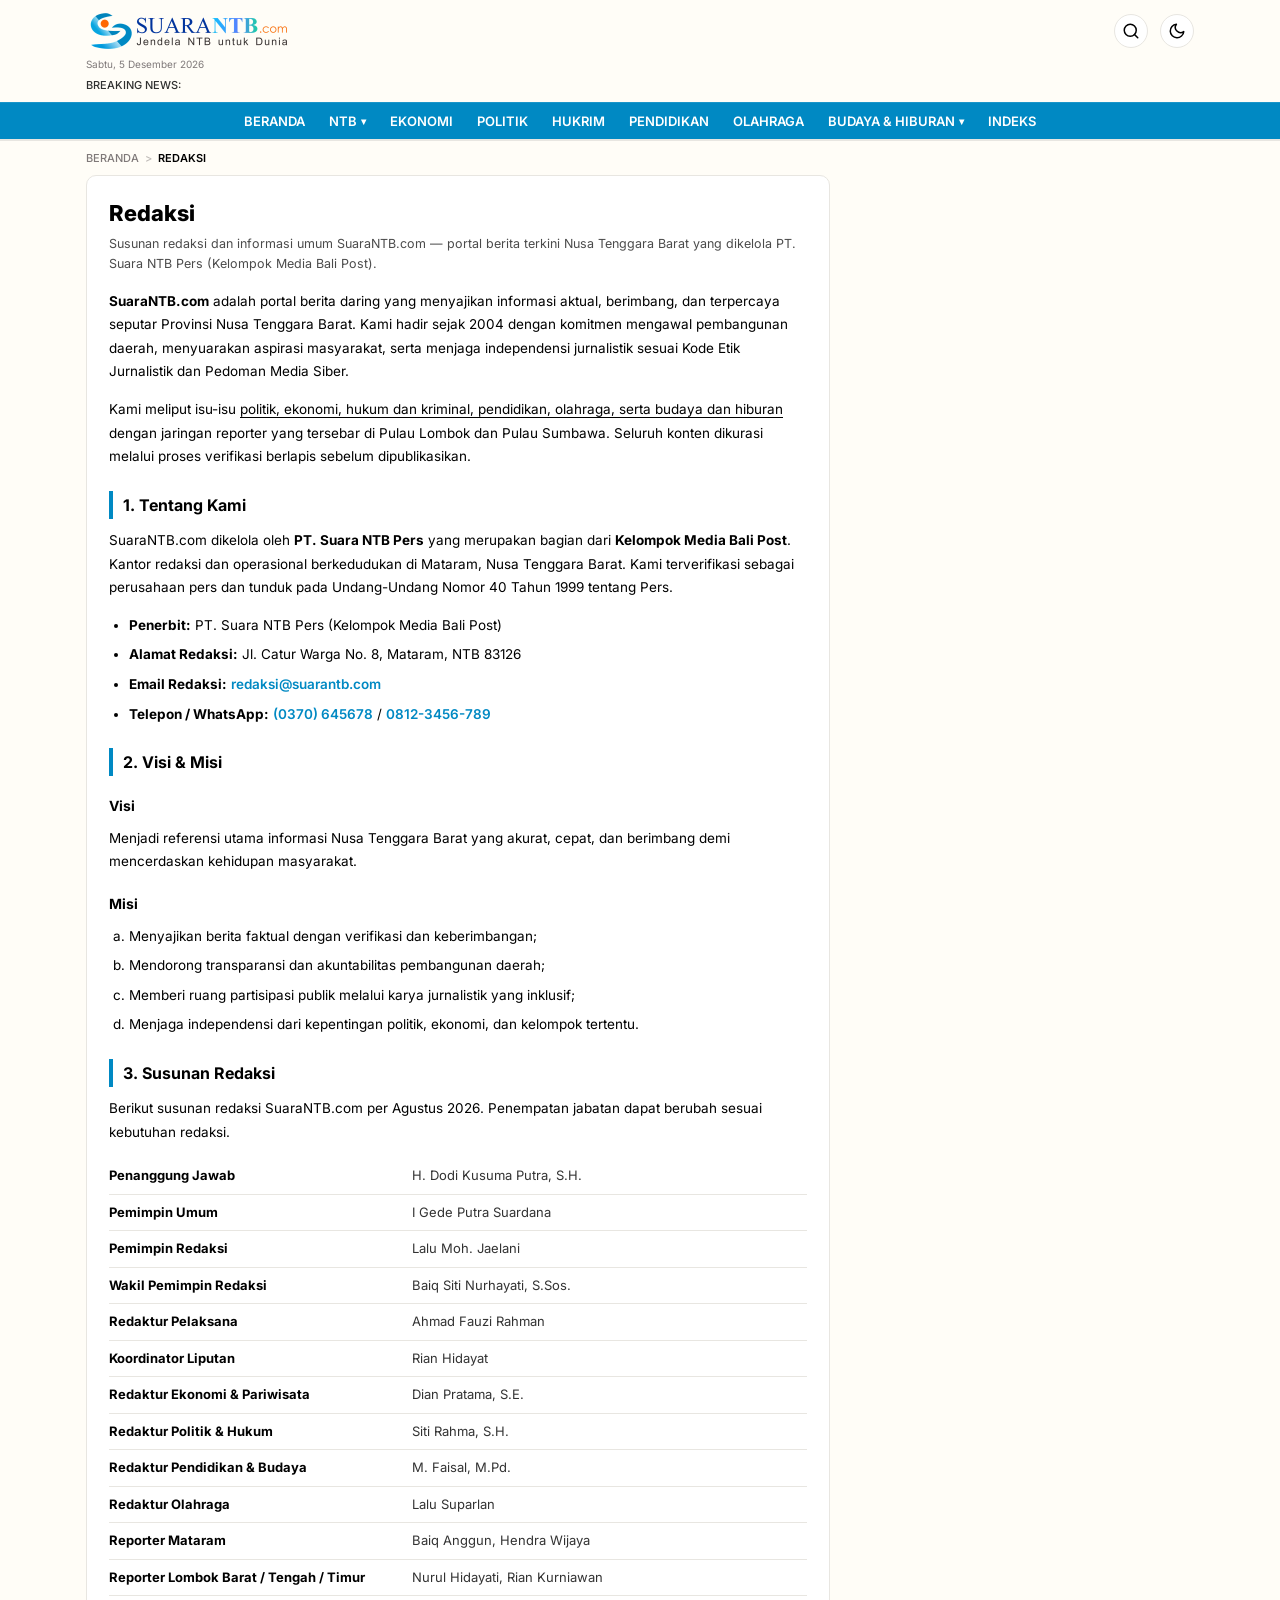
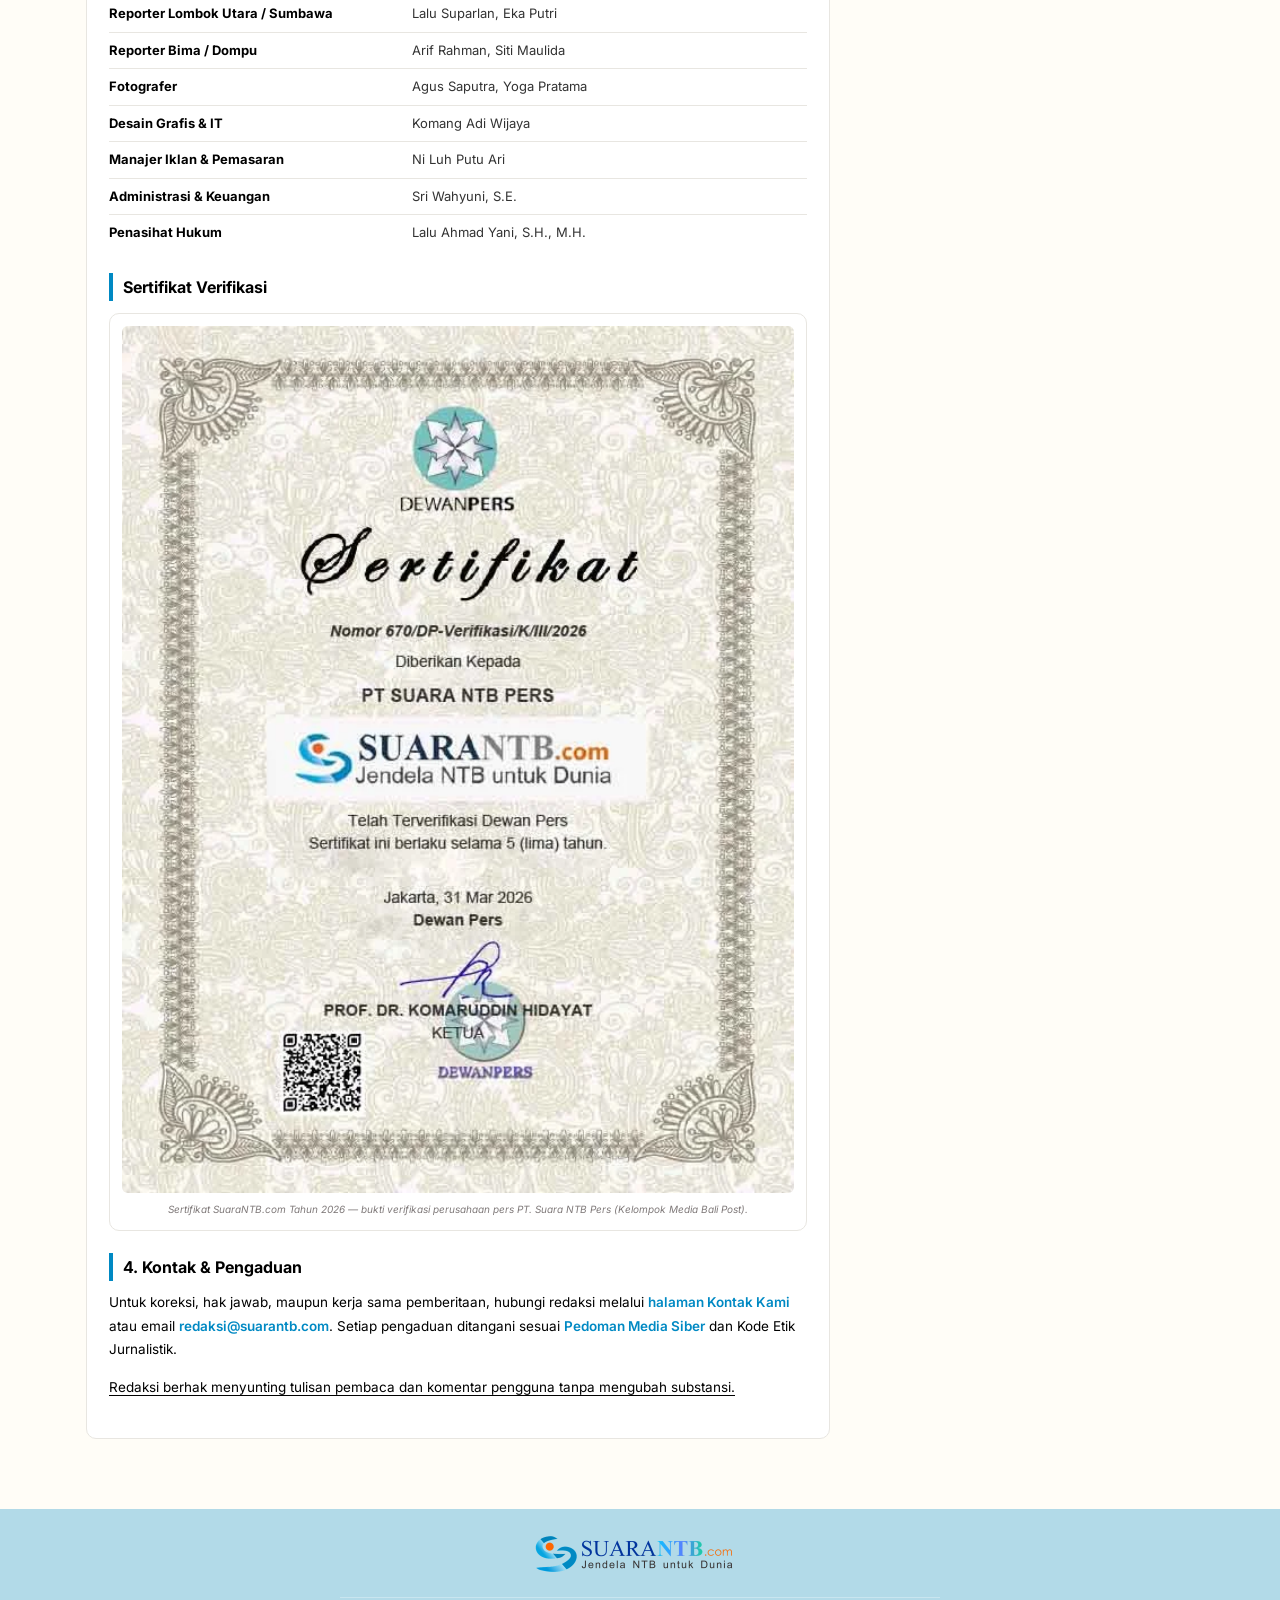
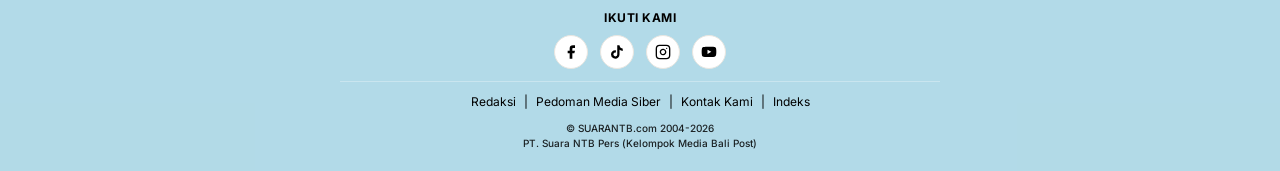
<file: redaksi.html>
<!DOCTYPE html>
<html lang="id">
<head>
  <meta charset="UTF-8">
  <meta name="viewport" content="width=device-width, initial-scale=1.0">
  <title>Redaksi — SuaraNTB</title>
  <script>try{var t=localStorage.getItem('theme');if(t==='dark')document.documentElement.setAttribute('data-theme','dark')}catch(e){}</script>
  <link rel="stylesheet" href="css/styles.css">
</head>
<body>
  <header class="site-header">
    <div class="header-top">
      <div class="container">
        <div class="header-main-row">
          <a href="index.html" class="site-logo" aria-label="SuaraNTB Beranda">
            <img src="images/icon_logo/logo_suarantb.png" alt="SuaraNTB Logo" width="219" height="42">
          </a>
          <div class="header-actions">
            <button class="btn-icon js-open-search" aria-label="Buka Pencarian">
              <svg viewBox="0 0 24 24" fill="none" stroke="currentColor" stroke-width="2" stroke-linecap="round" stroke-linejoin="round">
                <circle cx="11" cy="11" r="8"></circle>
                <line x1="21" y1="21" x2="16.65" y2="16.65"></line>
              </svg>
            </button>
            <button class="btn-icon js-theme-toggle" aria-label="Ganti Tema">
              <svg viewBox="0 0 24 24" fill="none" stroke="currentColor" stroke-width="2" stroke-linecap="round" stroke-linejoin="round">
                <path d="M21 12.79A9 9 0 1 1 11.21 3 7 7 0 0 0 21 12.79z"></path>
              </svg>
            </button>
          </div>
        </div>
        <div class="header-date">Sabtu, 29 Agustus 2026</div>
        <div class="breaking-news-bar">
          <span class="breaking-label">BREAKING NEWS:</span>
          <div class="breaking-ticker-wrap">
            <div class="breaking-ticker-content">
              Ribuan Pelari Padati Garis Start Lombok Sumbawa Marathon 2025 di Sirkuit Mandalika • BPR NTB Perseroda Teken Kerja Sama Pengelolaan Dana Pensiun DPLK Syariah dengan Bank Muamalat • BPBD NTB Gelar Koordinasi Malam di Tenda Darurat Penanganan Bencana • Rapat Dengar Pendapat DPRD NTB Bahas Evaluasi Kebijakan Pembangunan Daerah • Diseminasi Temuan Awal Migrasi Non-Prosedural NTB Digelar di Mataram
            </div>
          </div>
        </div>
      </div>
    </div>
    <nav class="header-nav-bar" aria-label="Navigasi Utama">
      <div class="container">
        <ul class="nav-scroll-list">
          <li class="nav-item"><a href="index.html" class="nav-link">BERANDA</a></li>
          <li class="nav-item has-dropdown">
            <a href="#" class="nav-link">NTB <span class="nav-caret">▾</span></a>
            <div class="nav-dropdown-menu">
              <a href="kategori.html?region=mataram" class="dropdown-pill">Mataram</a>
              <a href="kategori.html?region=lombok-barat" class="dropdown-pill">Lombok Barat</a>
              <a href="kategori.html?region=lombok-tengah" class="dropdown-pill">Lombok Tengah</a>
              <a href="kategori.html?region=lombok-timur" class="dropdown-pill">Lombok Timur</a>
              <a href="kategori.html?region=lombok-utara" class="dropdown-pill">Lombok Utara</a>
              <a href="kategori.html?region=sumbawa-barat" class="dropdown-pill">Sumbawa Barat</a>
              <a href="kategori.html?region=sumbawa" class="dropdown-pill">Sumbawa</a>
              <a href="kategori.html?region=dompu" class="dropdown-pill">Dompu</a>
              <a href="kategori.html?region=bima" class="dropdown-pill">Bima</a>
            </div>
          </li>
          <li class="nav-item"><a href="kategori.html?slug=ekonomi" class="nav-link">EKONOMI</a></li>
          <li class="nav-item"><a href="kategori.html?slug=politik" class="nav-link">POLITIK</a></li>
          <li class="nav-item"><a href="kategori.html?slug=hukrim" class="nav-link">HUKRIM</a></li>
          <li class="nav-item"><a href="kategori.html?slug=pendidikan" class="nav-link">PENDIDIKAN</a></li>
          <li class="nav-item"><a href="kategori.html?slug=olahraga" class="nav-link">OLAHRAGA</a></li>
          <li class="nav-item has-dropdown">
            <a href="#" class="nav-link">BUDAYA & HIBURAN <span class="nav-caret">▾</span></a>
            <div class="nav-dropdown-menu">
              <a href="kategori.html?slug=film" class="dropdown-pill">Film</a>
              <a href="kategori.html?slug=buku" class="dropdown-pill">Buku</a>
            </div>
          </li>
          <li class="nav-item"><a href="index-berita.html" class="nav-link">INDEKS</a></li>
        </ul>
      </div>
    </nav>
  </header>

  <main class="main-layout">
    <div class="container">
      <nav class="breadcrumb-wrap" aria-label="Breadcrumb">
        <ol class="breadcrumb-list">
          <li><a href="index.html">BERANDA</a></li>
          <li class="breadcrumb-sep">&gt;</li>
          <li class="breadcrumb-current">REDAKSI</li>
        </ol>
      </nav>

      <div class="layout-grid">
        <div class="main-column">
          <article class="long-text-card">
            <h1 class="long-text-title">Redaksi</h1>
            <p class="long-text-subtitle">Susunan redaksi dan informasi umum SuaraNTB.com — portal berita terkini Nusa Tenggara Barat yang dikelola PT. Suara NTB Pers (Kelompok Media Bali Post).</p>
            <div class="long-text-content">
              <p><strong>SuaraNTB.com</strong> adalah portal berita daring yang menyajikan informasi aktual, berimbang, dan terpercaya seputar Provinsi Nusa Tenggara Barat. Kami hadir sejak 2004 dengan komitmen mengawal pembangunan daerah, menyuarakan aspirasi masyarakat, serta menjaga independensi jurnalistik sesuai Kode Etik Jurnalistik dan Pedoman Media Siber.</p>
              <p>Kami meliput isu-isu <span class="text-underline">politik, ekonomi, hukum dan kriminal, pendidikan, olahraga, serta budaya dan hiburan</span> dengan jaringan reporter yang tersebar di Pulau Lombok dan Pulau Sumbawa. Seluruh konten dikurasi melalui proses verifikasi berlapis sebelum dipublikasikan.</p>

              <h2>1. Tentang Kami</h2>
              <p>SuaraNTB.com dikelola oleh <strong>PT. Suara NTB Pers</strong> yang merupakan bagian dari <strong>Kelompok Media Bali Post</strong>. Kantor redaksi dan operasional berkedudukan di Mataram, Nusa Tenggara Barat. Kami terverifikasi sebagai perusahaan pers dan tunduk pada Undang-Undang Nomor 40 Tahun 1999 tentang Pers.</p>
              <ul>
                <li><strong>Penerbit:</strong> PT. Suara NTB Pers (Kelompok Media Bali Post)</li>
                <li><strong>Alamat Redaksi:</strong> Jl. Catur Warga No. 8, Mataram, NTB 83126</li>
                <li><strong>Email Redaksi:</strong> <a href="mailto:redaksi@suarantb.com">redaksi@suarantb.com</a></li>
                <li><strong>Telepon / WhatsApp:</strong> <a href="tel:+62370645678">(0370) 645678</a> / <a href="tel:+628123456789">0812-3456-789</a></li>
              </ul>

              <h2>2. Visi & Misi</h2>
              <h3>Visi</h3>
              <p>Menjadi referensi utama informasi Nusa Tenggara Barat yang akurat, cepat, dan berimbang demi mencerdaskan kehidupan masyarakat.</p>
              <h3>Misi</h3>
              <ol class="alpha">
                <li>Menyajikan berita faktual dengan verifikasi dan keberimbangan;</li>
                <li>Mendorong transparansi dan akuntabilitas pembangunan daerah;</li>
                <li>Memberi ruang partisipasi publik melalui karya jurnalistik yang inklusif;</li>
                <li>Menjaga independensi dari kepentingan politik, ekonomi, dan kelompok tertentu.</li>
              </ol>

              <h2>3. Susunan Redaksi</h2>
              <p>Berikut susunan redaksi SuaraNTB.com per Agustus 2026. Penempatan jabatan dapat berubah sesuai kebutuhan redaksi.</p>
              <div class="staff-list">
                <div class="staff-row"><span class="staff-role">Penanggung Jawab</span><span class="staff-name">H. Dodi Kusuma Putra, S.H.</span></div>
                <div class="staff-row"><span class="staff-role">Pemimpin Umum</span><span class="staff-name">I Gede Putra Suardana</span></div>
                <div class="staff-row"><span class="staff-role">Pemimpin Redaksi</span><span class="staff-name">Lalu Moh. Jaelani</span></div>
                <div class="staff-row"><span class="staff-role">Wakil Pemimpin Redaksi</span><span class="staff-name">Baiq Siti Nurhayati, S.Sos.</span></div>
                <div class="staff-row"><span class="staff-role">Redaktur Pelaksana</span><span class="staff-name">Ahmad Fauzi Rahman</span></div>
                <div class="staff-row"><span class="staff-role">Koordinator Liputan</span><span class="staff-name">Rian Hidayat</span></div>
                <div class="staff-row"><span class="staff-role">Redaktur Ekonomi & Pariwisata</span><span class="staff-name">Dian Pratama, S.E.</span></div>
                <div class="staff-row"><span class="staff-role">Redaktur Politik & Hukum</span><span class="staff-name">Siti Rahma, S.H.</span></div>
                <div class="staff-row"><span class="staff-role">Redaktur Pendidikan & Budaya</span><span class="staff-name">M. Faisal, M.Pd.</span></div>
                <div class="staff-row"><span class="staff-role">Redaktur Olahraga</span><span class="staff-name">Lalu Suparlan</span></div>
                <div class="staff-row"><span class="staff-role">Reporter Mataram</span><span class="staff-name">Baiq Anggun, Hendra Wijaya</span></div>
                <div class="staff-row"><span class="staff-role">Reporter Lombok Barat / Tengah / Timur</span><span class="staff-name">Nurul Hidayati, Rian Kurniawan</span></div>
                <div class="staff-row"><span class="staff-role">Reporter Lombok Utara / Sumbawa</span><span class="staff-name">Lalu Suparlan, Eka Putri</span></div>
                <div class="staff-row"><span class="staff-role">Reporter Bima / Dompu</span><span class="staff-name">Arif Rahman, Siti Maulida</span></div>
                <div class="staff-row"><span class="staff-role">Fotografer</span><span class="staff-name">Agus Saputra, Yoga Pratama</span></div>
                <div class="staff-row"><span class="staff-role">Desain Grafis & IT</span><span class="staff-name">Komang Adi Wijaya</span></div>
                <div class="staff-row"><span class="staff-role">Manajer Iklan & Pemasaran</span><span class="staff-name">Ni Luh Putu Ari</span></div>
                <div class="staff-row"><span class="staff-role">Administrasi & Keuangan</span><span class="staff-name">Sri Wahyuni, S.E.</span></div>
                <div class="staff-row"><span class="staff-role">Penasihat Hukum</span><span class="staff-name">Lalu Ahmad Yani, S.H., M.H.</span></div>
              </div>

              <h2>Sertifikat Verifikasi</h2>
              <figure style="margin:12px 0 18px;background:var(--color-surface);border:1px solid var(--color-border);border-radius:var(--radius-card);overflow:hidden;padding:12px;">
                <img src="images/icon_logo/Sertifikat-suarantb.com-TAHUN-2026.webp" alt="Sertifikat SuaraNTB.com Tahun 2026" loading="lazy" style="width:100%;height:auto;display:block;border-radius:6px;">
                <figcaption class="image-caption" style="text-align:center;padding-top:8px;">Sertifikat SuaraNTB.com Tahun 2026 — bukti verifikasi perusahaan pers PT. Suara NTB Pers (Kelompok Media Bali Post).</figcaption>
              </figure>

              <h2>4. Kontak & Pengaduan</h2>
              <p>Untuk koreksi, hak jawab, maupun kerja sama pemberitaan, hubungi redaksi melalui <a href="kontak-kami.html">halaman Kontak Kami</a> atau email <a href="mailto:redaksi@suarantb.com">redaksi@suarantb.com</a>. Setiap pengaduan ditangani sesuai <a href="pedoman-media-siber.html">Pedoman Media Siber</a> dan Kode Etik Jurnalistik.</p>
              <p class="text-underline">Redaksi berhak menyunting tulisan pembaca dan komentar pengguna tanpa mengubah substansi.</p>
            </div>
          </article>
        </div>

      </div>
    </div>
  </main>

  <div id="searchOverlay" class="search-overlay" role="dialog" aria-modal="true" aria-label="Pop-up Pencarian">
    <div class="search-modal-card">
      <div class="search-overlay-header">
        <div class="search-input-box">
          <svg class="search-icon" viewBox="0 0 24 24" fill="none" stroke-width="2" stroke-linecap="round" stroke-linejoin="round"><circle cx="11" cy="11" r="8"></circle><line x1="21" y1="21" x2="16.65" y2="16.65"></line></svg>
          <input type="text" id="searchInput" class="search-input-field" placeholder="Cari postingan, tag" autocomplete="off">
          <button type="button" id="btnSearchClear" class="btn-search-clear" aria-label="Hapus teks">✕</button>
        </div>
        <button type="button" id="btnSearchCancel" class="btn-search-cancel">Batalkan</button>
      </div>
      <div class="search-overlay-body">
        <div id="searchPreview" style="display: none;">
          <div class="search-preview-section"><div class="search-preview-label">TAG</div><div id="searchTagsContainer" class="search-tags-list"></div></div>
          <div class="search-preview-section"><div class="search-preview-label">POSTINGAN</div><div id="searchPostsContainer" class="search-post-results"></div></div>
          <button type="button" id="btnMoreResults" class="btn-load-more">Tampilkan lebih banyak hasil<svg viewBox="0 0 24 24" fill="none" stroke="currentColor" stroke-width="2"><polyline points="6 9 12 15 18 9"></polyline></svg></button>
        </div>
      </div>
    </div>
  </div>

  <footer class="site-footer">
    <div class="container">
      <a href="index.html" class="footer-logo"><img src="images/icon_logo/logo_suarantb.png" alt="SuaraNTB Logo" width="219" height="42"></a>
      <div class="footer-divider"></div>
      <div class="footer-follow-title">IKUTI KAMI</div>
      <div class="footer-socials">
        <a href="https://facebook.com" target="_blank" rel="noopener" class="social-circle" aria-label="Facebook"><svg viewBox="0 0 24 24"><path d="M18 2h-3a5 5 0 0 0-5 5v3H7v4h3v8h4v-8h3l1-4h-4V7a1 1 0 0 1 1-1h3z"/></svg></a>
        <a href="https://tiktok.com" target="_blank" rel="noopener" class="social-circle" aria-label="TikTok"><svg viewBox="0 0 24 24"><path d="M19.59 6.69a4.83 4.83 0 0 1-3.77-4.25V2h-3.45v13.67a2.89 2.89 0 0 1-5.2 1.74 2.89 2.89 0 0 1 2.31-4.64c.29 0 .58.04.85.12V9.4a6.33 6.33 0 0 0-1-.08A6.34 6.34 0 0 0 3 15.66a6.34 6.34 0 0 0 10.82 4.49 6.3 6.3 0 0 0 1.94-4.48V8.78a8.16 8.16 0 0 0 4.83 1.57V6.9a4.85 4.85 0 0 1-1-.21z"/></svg></a>
        <a href="https://instagram.com" target="_blank" rel="noopener" class="social-circle" aria-label="Instagram"><svg viewBox="0 0 24 24" fill="none" stroke="currentColor" stroke-width="2" stroke-linecap="round" stroke-linejoin="round" style="fill:none;"><rect x="2" y="2" width="20" height="20" rx="5" ry="5"></rect><path d="M16 11.37A4 4 0 1 1 12.63 8 4 4 0 0 1 16 11.37z"></path><line x1="17.5" y1="6.5" x2="17.51" y2="6.5"></line></svg></a>
        <a href="https://youtube.com" target="_blank" rel="noopener" class="social-circle" aria-label="YouTube"><svg viewBox="0 0 24 24"><path d="M22.54 6.42a2.78 2.78 0 0 0-1.94-2C18.88 4 12 4 12 4s-6.88 0-8.6.46a2.78 2.78 0 0 0-1.94 2A29 29 0 0 0 1 11.75a29 29 0 0 0 .46 5.33A2.78 2.78 0 0 0 3.4 19c1.72.46 8.6.46 8.6.46s6.88 0 8.6-.46a2.78 2.78 0 0 0 1.94-2 29 29 0 0 0 .46-5.25 29 29 0 0 0-.46-5.33z"/><polygon points="9.75 15.02 15.5 11.75 9.75 8.48 9.75 15.02" fill="var(--color-surface)"/></svg></a>
      </div>
      <div class="footer-divider"></div>
      <div class="footer-nav-links">
        <a href="redaksi.html">Redaksi</a><span>|</span>
        <a href="pedoman-media-siber.html">Pedoman Media Siber</a><span>|</span>
        <a href="kontak-kami.html">Kontak Kami</a><span>|</span>
        <a href="index-berita.html">Indeks</a>
      </div>
      <div class="footer-copyright">© SUARANTB.com 2004-2026<br>PT. Suara NTB Pers (Kelompok Media Bali Post)</div>
    </div>
  </footer>

  <script src="js/data.js"></script>
  <script src="js/main.js"></script>
</body>
</html>
</file>
<file: css/styles.css>
/* Google Fonts - Inter */
@import url('https://fonts.googleapis.com/css2?family=Inter:wght@400;500;600;700;800&display=swap');

/* ==========================================================================
   2. Design Tokens
   ========================================================================== */
:root {
  /* Colors - Light Mode (Default) */
  --color-primary: #0089C3;
  --color-bg: #FFFDF7;
  --color-surface: #FFFFFF;
  --color-border: #E8E6E1;
  --color-text: #000000;
  --color-text-opacity-strong: 0.8;
  --color-text-opacity-medium: 0.7;
  --color-text-opacity-soft: 0.4;

  --color-header-meta: #7F7979;
  --color-header-label: #303030;
  --color-nav-text: #FFFFFF;

  --color-footer-bg: rgba(0, 137, 195, 0.3);
  --color-footer-divider: rgba(255, 255, 255, 0.3);
  --color-footer-text: #000000;

  --nav-bg: var(--color-primary);

  /* Spacing & Sizes */
  --space-page-x: 16px;
  --space-card-gap: 16px;
  --space-card-padding: 12px;
  --radius-card: 10px;
  --radius-badge: 4px;
  --radius-button: 6px;

  --thumb-size-list: 96px;
  --thumb-ratio-featured: 16 / 9;

  /* Badge Colors */
  --badge-ekonomi: #C97A3D;
  --badge-hukrim: #C0392B;
  --badge-politik: #8E44AD;
  --badge-pendidikan: #2E86AB;
  --badge-olahraga: #E67E22;
  --badge-umum: #5C6670;
}

/* Colors - Dark Mode */
[data-theme="dark"] {
  --color-primary: #29A9E0;
  --color-bg: #232429;
  --color-surface: #2C2E34;
  --color-border: #3A3C42;
  --color-text: #F2F1ED;
  --color-text-opacity-strong: 0.85;
  --color-text-opacity-medium: 0.7;
  --color-text-opacity-soft: 0.45;

  --color-header-meta: #A0A0A0;
  --color-header-label: #E8E6E1;
  --color-nav-text: #F2F1ED;

  --color-footer-bg: rgba(41, 169, 224, 0.15);
  --color-footer-divider: rgba(255, 255, 255, 0.15);
  --color-footer-text: #F2F1ED;

  --nav-bg: #232429;
}

/* ==========================================================================
   Base & Reset
   ========================================================================== */
*, *::before, *::after {
  box-sizing: border-box;
  margin: 0;
  padding: 0;
}

html {
  font-family: 'Inter', sans-serif;
  background-color: var(--color-bg);
  color: var(--color-text);
  scroll-behavior: smooth;
  -webkit-font-smoothing: antialiased;
}

body {
  min-height: 100vh;
  display: flex;
  flex-direction: column;
  background-color: var(--color-bg);
  color: var(--color-text);
  overflow-x: hidden;
}

a {
  color: inherit;
  text-decoration: none;
}

img {
  max-width: 100%;
  height: auto;
  display: block;
}

button, input, select, textarea {
  font-family: inherit;
}

button {
  cursor: pointer;
  border: none;
  background: none;
}

/* Text Opacity Utilities */
.text-strong {
  opacity: var(--color-text-opacity-strong);
}
.text-medium {
  opacity: var(--color-text-opacity-medium);
}
.text-soft {
  opacity: var(--color-text-opacity-soft);
}

/* Container */
.container {
  width: 100%;
  padding-left: var(--space-page-x);
  padding-right: var(--space-page-x);
  margin-left: auto;
  margin-right: auto;
}

/* ==========================================================================
   4.1 Header (Sticky)
   ========================================================================== */
.site-header {
  position: sticky;
  top: 0;
  z-index: 100;
  background-color: var(--color-bg);
  border-bottom: 1px solid var(--color-border);
}

/* Header Row 1 */
.header-top {
  padding: 10px var(--space-page-x) 6px;
  background-color: var(--color-bg);
}

.header-main-row {
  display: flex;
  justify-content: space-between;
  align-items: center;
  margin-bottom: 6px;
}

.site-logo {
  display: block;
  max-width: 219px;
  height: 42px;
  flex-shrink: 0;
}

.site-logo svg, .site-logo img {
  height: 42px;
  width: auto;
  max-width: 100%;
  object-fit: contain;
}

/* Logo menjadi putih pada mode malam */
[data-theme="dark"] .site-logo img,
[data-theme="dark"] .footer-logo img {
  filter: brightness(0) invert(1);
}

.header-actions {
  display: flex;
  align-items: center;
  gap: 12px;
}

.btn-icon {
  display: inline-flex;
  align-items: center;
  justify-content: center;
  width: 34px;
  height: 34px;
  border-radius: 50%;
  color: var(--color-text);
  background-color: var(--color-surface);
  border: 1px solid var(--color-border);
  transition: transform 0.15s ease, background-color 0.2s;
}

.btn-icon:hover {
  transform: scale(1.05);
}

.btn-icon svg {
  width: 18px;
  height: 18px;
  stroke: currentColor;
}

/* Date bar */
.header-date {
  font-size: 10px;
  font-weight: 400;
  color: var(--color-header-meta);
  margin-bottom: 4px;
}

/* Breaking News Ticker */
.breaking-news-bar {
  display: flex;
  align-items: center;
  gap: 6px;
  padding: 4px 0;
  overflow: hidden;
  font-size: 10px;
}

.breaking-label {
  font-weight: 500;
  font-size: 11px;
  color: var(--color-header-label);
  white-space: nowrap;
  flex-shrink: 0;
}

.breaking-ticker-wrap {
  overflow: hidden;
  white-space: nowrap;
  flex: 1;
}

.breaking-ticker-content {
  display: inline-block;
  white-space: nowrap;
  color: var(--color-header-meta);
  font-weight: 400;
  font-size: 10px;
  animation: tickerScroll 25s linear infinite;
  padding-left: 100%;
}

.breaking-ticker-content:hover {
  animation-play-state: paused;
}

@keyframes tickerScroll {
  0% {
    transform: translate3d(0, 0, 0);
  }
  100% {
    transform: translate3d(-100%, 0, 0);
  }
}

/* Header Row 2 - Nav Bar */
.header-nav-bar {
  background-color: var(--nav-bg);
  border-top: 1px solid rgba(255, 255, 255, 0.1);
  border-bottom: 1px solid var(--color-border);
  position: relative;
}

[data-theme="dark"] .header-nav-bar {
  border-bottom: 2px solid var(--color-primary);
}

.nav-scroll-list {
  display: flex;
  align-items: center;
  list-style: none;
  overflow-x: auto;
  scrollbar-width: none; /* Firefox */
  -ms-overflow-style: none; /* IE */
  padding: 0 var(--space-page-x);
  gap: 4px;
}

.nav-scroll-list::-webkit-scrollbar {
  display: none;
}

.nav-item {
  position: relative;
  flex-shrink: 0;
}

.nav-link {
  display: inline-flex;
  align-items: center;
  gap: 4px;
  color: var(--color-nav-text);
  font-size: 13px;
  font-weight: 600;
  white-space: nowrap;
  padding: 10px 10px;
  transition: opacity 0.2s, background-color 0.2s;
  border-radius: 4px;
}

.nav-link:hover, .nav-link.active {
  background-color: rgba(255, 255, 255, 0.15);
}

[data-theme="dark"] .nav-link:hover,
[data-theme="dark"] .nav-link.active {
  color: var(--color-primary);
  background-color: rgba(41, 169, 224, 0.15);
}

.nav-caret {
  font-size: 10px;
  transition: transform 0.2s ease;
}

.nav-item.dropdown-open .nav-caret {
  transform: rotate(180deg);
}

/* ==========================================================================
   4.5 Dropdown Menu Navigasi
   ========================================================================== */
.nav-dropdown-menu {
  display: none;
  position: absolute;
  top: 100%;
  left: 0;
  min-width: 175px;
  background-color: var(--color-surface);
  border: 1px solid var(--color-border);
  box-shadow: 0 10px 30px rgba(0, 0, 0, 0.2);
  border-radius: var(--radius-card);
  padding: 8px;
  z-index: 999;
  flex-direction: column;
  gap: 6px;
  animation: dropdownFade 0.15s ease;
}

@keyframes dropdownFade {
  from { opacity: 0; transform: translateY(-4px); }
  to { opacity: 1; transform: translateY(0); }
}

.nav-item.dropdown-open .nav-dropdown-menu {
  display: flex;
}

.dropdown-pill {
  display: block;
  background-color: var(--color-primary);
  color: #FFFFFF !important;
  font-size: 12px;
  font-weight: 600;
  padding: 8px 12px;
  border-radius: var(--radius-button);
  text-align: left;
  transition: opacity 0.15s, transform 0.1s;
}

.dropdown-pill:hover {
  opacity: 0.9;
  transform: translateX(2px);
}

/* Item dropdown yang sedang aktif dibuka */
.dropdown-pill.active {
  background-color: #FFFFFF;
  color: var(--color-primary) !important;
  box-shadow: inset 0 0 0 2px var(--color-primary);
}

/* ==========================================================================
   Breadcrumb
   ========================================================================== */
.breadcrumb-wrap {
  padding: 10px 0;
  font-size: 11px;
  font-weight: 500;
  color: var(--color-header-meta);
}

.breadcrumb-list {
  display: flex;
  align-items: center;
  gap: 6px;
  flex-wrap: wrap;
  list-style: none;
}

.breadcrumb-list a:hover {
  color: var(--color-primary);
  text-decoration: underline;
}

.breadcrumb-sep {
  opacity: 0.5;
}

.breadcrumb-current {
  color: var(--color-text);
  font-weight: 600;
}

/* ==========================================================================
   Badges
   ========================================================================== */
.badge {
  display: inline-block;
  font-size: 10px;
  font-weight: 700;
  text-transform: uppercase;
  color: #FFFFFF;
  padding: 3px 8px;
  border-radius: var(--radius-badge);
  letter-spacing: 0.5px;
  width: fit-content;
}

.badge-ekonomi { background-color: rgba(0, 0, 0, 0.5); }
.badge-hukrim { background-color: rgba(0, 0, 0, 0.5); }
.badge-politik { background-color: rgba(0, 0, 0, 0.5); }
.badge-pendidikan { background-color: rgba(0, 0, 0, 0.5); }
.badge-olahraga { background-color: rgba(0, 0, 0, 0.5); }
.badge-umum { background-color: rgba(0, 0, 0, 0.5); }

/* ==========================================================================
   4.9 Bar Judul Seksi (Reusable)
   Label: blok biru + teks putih; garis biru melintang ke kanan judul.
   ========================================================================== */
.section-header {
  display: flex;
  align-items: flex-end; /* garis sejajar dengan bagian bawah blok biru */
  gap: 0;                /* sisi kiri garis menempel dengan blok biru */
  margin-top: 24px;
  margin-bottom: 14px;
}

.section-title {
  display: inline-block;
  order: 0;
  flex: 0 1 auto;
  min-width: 0;
  max-width: 100%;
  margin: 0;
  background-color: var(--color-primary);
  color: #FFFFFF;
  font-size: 14px;
  font-weight: 700;
  text-transform: uppercase;
  letter-spacing: 0.5px;
  line-height: 1.25;
  padding: 7px 14px;
  border-radius: var(--radius-badge);
}

/* Garis bawah biru melintasi sisa lebar container, sejajar dasar blok judul */
.section-header::after {
  content: '';
  order: 1;
  flex: 1 1 auto;
  height: 3px;
  min-width: 24px;
  margin-left: -4px; /* menempel ke sisi kanan blok biru */
  background-color: var(--color-primary);
  border-radius: 0 2px 2px 0;
}

/* Opsional: tautan aksi (mis. "Lihat Semua") di ujung kanan, reusable */
.section-header > a,
.section-header > .section-link {
  order: 2;
  align-self: center;
  flex: 0 0 auto;
  font-size: 11px;
  font-weight: 600;
  color: var(--color-primary);
  white-space: nowrap;
}

.section-header > a:hover,
.section-header > .section-link:hover {
  text-decoration: underline;
}

/* Varian judul section tanpa blok & garis biru (gaya lama) */
.section-title--plain {
  display: inline-flex;
  align-items: center;
  gap: 8px;
  background-color: transparent;
  color: var(--color-text);
  font-size: 15px;
  letter-spacing: 0.3px;
  padding: 0;
  border-radius: 0;
}

.section-title--plain::before {
  content: '';
  display: inline-block;
  width: 4px;
  height: 16px;
  background-color: var(--color-primary);
  border-radius: 2px;
}

.section-header--plain::after {
  display: none;
}

/* ==========================================================================
   4.3 Kartu Artikel (List & Featured)
   ========================================================================== */
.card-list-group {
  display: flex;
  flex-direction: column;
  gap: var(--space-card-gap);
}

.article-card {
  display: flex;
  gap: 12px;
  background-color: var(--color-surface);
  border: 1px solid var(--color-border);
  border-radius: var(--radius-card);
  padding: var(--space-card-padding);
  transition: transform 0.15s ease, box-shadow 0.15s ease;
}

.article-card:hover {
  transform: translateY(-2px);
  box-shadow: 0 4px 14px rgba(0, 0, 0, 0.05);
}

.card-thumb {
  width: var(--thumb-size-list);
  height: var(--thumb-size-list);
  flex-shrink: 0;
  border-radius: 6px;
  overflow: hidden;
  background-color: var(--color-border);
}

.card-thumb img {
  width: 100%;
  height: 100%;
  object-fit: cover;
  transition: transform 0.3s ease;
}

.article-card:hover .card-thumb img {
  transform: scale(1.05);
}

.card-body {
  display: flex;
  flex-direction: column;
  justify-content: space-between;
  flex: 1;
  min-width: 0;
}

.card-title {
  font-size: 14px;
  font-weight: 700;
  line-height: 1.35;
  color: var(--color-text);
  opacity: var(--color-text-opacity-strong);
  margin-top: 4px;
  margin-bottom: 6px;
  display: -webkit-box;
  -webkit-line-clamp: 2;
  -webkit-box-orient: vertical;
  overflow: hidden;
}

.card-meta {
  display: flex;
  align-items: center;
  gap: 4px;
  font-size: 10px;
  font-weight: 500;
  color: var(--color-header-meta);
  opacity: var(--color-text-opacity-soft);
}

.card-meta svg {
  width: 11px;
  height: 11px;
  stroke: currentColor;
}

/* Featured Card (Kategori) */
.featured-card {
  display: flex;
  flex-direction: column;
  background-color: var(--color-surface);
  border: 1px solid var(--color-border);
  border-radius: var(--radius-card);
  overflow: hidden;
  margin-bottom: var(--space-card-gap);
}

.featured-thumb {
  width: 100%;
  aspect-ratio: var(--thumb-ratio-featured);
  overflow: hidden;
  background-color: var(--color-border);
}

.featured-thumb img {
  width: 100%;
  height: 100%;
  object-fit: cover;
}

.featured-body {
  padding: 14px;
  display: flex;
  flex-direction: column;
  gap: 8px;
}

.featured-title {
  font-size: 16px;
  font-weight: 700;
  line-height: 1.35;
  color: var(--color-text);
}

.featured-excerpt {
  font-size: 12px;
  line-height: 1.5;
  color: var(--color-text);
  opacity: var(--color-text-opacity-medium);
}

.featured-link {
  display: inline-flex;
  align-items: center;
  gap: 4px;
  font-size: 12px;
  font-weight: 600;
  color: var(--color-primary);
  margin-top: 4px;
}

/* ==========================================================================
   Headline Slider (Beranda Kotak Utama Swipe Kiri-Kanan)
   ========================================================================== */
.headline-slider-container {
  position: relative;
  width: 100%;
  border-radius: var(--radius-card);
  overflow: hidden;
  background-color: var(--color-surface);
  border: 1px solid var(--color-border);
  margin-bottom: 16px;
}

.headline-track {
  display: flex;
  transition: transform 0.4s cubic-bezier(0.25, 1, 0.5, 1);
  user-select: none;
}

.headline-slide {
  min-width: 100%;
  box-sizing: border-box;
}

.headline-slide-inner {
  display: flex;
  flex-direction: column;
  position: relative;
}

.headline-img-wrap {
  width: 100%;
  aspect-ratio: 16 / 9;
  min-height: 300px;
  position: relative;
  overflow: hidden;
  background-color: var(--color-border);
}

.headline-img-wrap img {
  width: 100%;
  height: 100%;
  object-fit: cover;
}

/* Info featured (label kategori s/d waktu terbit) overlay di dalam gambar */
.headline-overlay-info {
  position: absolute;
  left: 0;
  right: 0;
  bottom: 0;
  padding: 52px 16px 16px;
  background: linear-gradient(to top, rgba(0, 0, 0, 0.9) 0%, rgba(0, 0, 0, 0.6) 50%, rgba(0, 0, 0, 0) 100%);
  display: flex;
  flex-direction: column;
  gap: 6px;
}

.headline-overlay-info .featured-title,
.headline-overlay-info .featured-title a {
  color: #FFFFFF;
}

.headline-overlay-info .featured-excerpt {
  color: rgba(255, 255, 255, 0.85);
  opacity: 1;
}

.headline-overlay-info .card-meta {
  color: rgba(255, 255, 255, 0.85);
  opacity: 1;
}

.headline-slider-btn {
  position: absolute;
  top: 40%;
  transform: translateY(-50%);
  width: 38px;
  height: 38px;
  background-color: rgba(0, 0, 0, 0.65);
  color: #FFFFFF;
  border-radius: 50%;
  display: flex;
  align-items: center;
  justify-content: center;
  z-index: 20;
  transition: background-color 0.2s, transform 0.15s;
}

.headline-slider-btn:hover {
  background-color: var(--color-primary);
  transform: translateY(-50%) scale(1.08);
}

.headline-slider-btn.prev {
  left: 12px;
}

.headline-slider-btn.next {
  right: 12px;
}

.headline-slider-btn svg {
  width: 20px;
  height: 20px;
  stroke: currentColor;
}

/* 4 Grid Berita Headline di bawah Slider Utama (2 baris x 2 kolom) */
.headline-sub-grid {
  display: grid;
  grid-template-columns: repeat(2, 1fr);
  gap: 12px;
  margin-bottom: 24px;
}

.headline-sub-card {
  display: flex;
  flex-direction: column;
  background-color: var(--color-surface);
  border: 1px solid var(--color-border);
  border-radius: var(--radius-card);
  overflow: hidden;
  transition: transform 0.15s ease, box-shadow 0.15s ease;
}

.headline-sub-card:hover {
  transform: translateY(-2px);
  box-shadow: 0 4px 12px rgba(0, 0, 0, 0.06);
}

.headline-sub-thumb {
  width: 100%;
  aspect-ratio: 16 / 10;
  overflow: hidden;
  background-color: var(--color-border);
}

.headline-sub-thumb img {
  width: 100%;
  height: 100%;
  object-fit: cover;
}

.headline-sub-body {
  padding: 10px 12px;
  display: flex;
  flex-direction: column;
  justify-content: space-between;
  flex: 1;
}

.headline-sub-title {
  font-size: 12px;
  font-weight: 700;
  line-height: 1.35;
  color: var(--color-text);
  margin-top: 4px;
  margin-bottom: 6px;
  display: -webkit-box;
  -webkit-line-clamp: 2;
  -webkit-box-orient: vertical;
  overflow: hidden;
}

/* ==========================================================================
   Section Frame Bersatu (Background & Frame Putih Menyatu dengan Divider Tipis)
   ========================================================================== */
.section-frame {
  background-color: var(--color-surface);
  border: 1px solid var(--color-border);
  border-radius: var(--radius-card);
  overflow: hidden;
  margin-bottom: 28px;
}

.section-item-divider {
  height: 1px;
  background-color: var(--color-border);
  margin: 0;
  width: 100%;
}

/* Berita Populer Unified (Nomor besar, tengah kiri, hitam 30% transparan, italic) */
.popular-list-unified {
  display: flex;
  flex-direction: column;
}

.popular-item-unified {
  display: flex;
  gap: 16px;
  align-items: center;
  padding: 14px 16px;
  transition: background-color 0.15s;
}

.popular-item-unified:hover {
  background-color: rgba(0, 0, 0, 0.02);
}

[data-theme="dark"] .popular-item-unified:hover {
  background-color: rgba(255, 255, 255, 0.03);
}

.popular-number-large {
  font-size: 44px;
  font-weight: 800;
  font-style: italic;
  line-height: 1;
  color: rgba(0, 0, 0, 0.3);
  width: 44px;
  flex-shrink: 0;
  text-align: center;
  align-self: center; /* Ditengahkan secara vertikal */
}

[data-theme="dark"] .popular-number-large {
  color: rgba(242, 241, 237, 0.3);
}

.popular-content-unified {
  flex: 1;
  min-width: 0;
  display: flex;
  flex-direction: column;
  justify-content: center;
  gap: 4px;
}

/* Featured item di dalam section-frame (tanpa border luar mandiri) */
.category-featured-top {
  display: flex;
  flex-direction: column;
}

.category-featured-thumb {
  width: 100%;
  aspect-ratio: var(--thumb-ratio-featured);
  overflow: hidden;
  background-color: var(--color-border);
}

.category-featured-thumb img {
  width: 100%;
  height: 100%;
  object-fit: cover;
}

.category-featured-body {
  padding: 14px 16px;
  display: flex;
  flex-direction: column;
  gap: 8px;
}

/* 4 Thumbnail Berita Sisa di Tiap Kategori (Unified List di dalam Frame) */
.category-unified-list {
  display: flex;
  flex-direction: column;
}

.category-sub-item {
  display: flex;
  gap: 12px;
  padding: 12px 16px;
  align-items: center;
  transition: background-color 0.15s;
}

.category-sub-item:hover {
  background-color: rgba(0, 0, 0, 0.02);
}

[data-theme="dark"] .category-sub-item:hover {
  background-color: rgba(255, 255, 255, 0.03);
}

.category-sub-thumb {
  width: 76px;
  height: 76px;
  border-radius: 6px;
  overflow: hidden;
  flex-shrink: 0;
  background-color: var(--color-border);
}

.category-sub-thumb img {
  width: 100%;
  height: 100%;
  object-fit: cover;
}

.category-sub-body {
  flex: 1;
  min-width: 0;
  display: flex;
  flex-direction: column;
  justify-content: center;
  gap: 3px; /* Jarak judul dan waktu rapat, tidak berjeda */
}

.category-sub-title {
  font-size: 13px;
  font-weight: 700;
  line-height: 1.35;
  color: var(--color-text);
  margin: 0;
  display: -webkit-box;
  -webkit-line-clamp: 2;
  -webkit-box-orient: vertical;
  overflow: hidden;
}

.category-sub-meta {
  font-size: 10.5px;
  color: var(--color-header-meta);
  margin: 0;
  line-height: 1.2;
}

.category-sub-region {
  font-size: 10px;
  font-weight: 700;
  text-transform: uppercase;
  color: var(--color-primary);
  letter-spacing: 0.5px;
  line-height: 1.2;
}

.category-action-row {
  display: flex;
  justify-content: flex-end;
  margin-top: 8px;
  margin-bottom: 24px;
}

.category-action-row.inside-frame {
  padding: 12px 16px;
  margin: 0;
  border-top: 1px solid var(--color-border);
  background-color: var(--color-surface);
}

.btn-category-more {
  display: inline-flex;
  align-items: center;
  gap: 6px;
  background-color: #000000;
  color: #FFFFFF;
  font-size: 11.5px;
  font-weight: 700;
  padding: 8px 14px;
  border-radius: var(--radius-button);
  transition: background-color 0.15s, transform 0.1s;
}

[data-theme="dark"] .btn-category-more {
  background-color: var(--color-primary);
  color: #FFFFFF;
}

.btn-category-more:hover {
  opacity: 0.9;
  transform: translateX(2px);
}

.btn-category-more svg {
  width: 13px;
  height: 13px;
  stroke: currentColor;
}

/* ==========================================================================
   4.4 Kartu Artikel Terkait ("Baca Juga" / Berita Terkait / Text Only)
   ========================================================================== */
.related-list {
  background-color: var(--color-surface);
  border: 1px solid var(--color-border);
  border-radius: var(--radius-card);
  overflow: hidden;
}

.related-item {
  padding: 12px 14px;
  border-bottom: 1px solid var(--color-border);
}

.related-item:last-child {
  border-bottom: none;
}

.related-link {
  font-size: 13px;
  font-weight: 600;
  line-height: 1.4;
  color: var(--color-text);
  opacity: var(--color-text-opacity-strong);
  transition: color 0.15s;
  display: block;
}

.related-link:hover {
  color: var(--color-primary);
}

.related-meta {
  margin-top: 4px;
  font-size: 10px;
  color: var(--color-header-meta);
}

/* Inline Baca Juga in Detail Article */
.baca-juga-box {
  margin: 20px 0;
  border-left: 4px solid var(--color-primary);
  background-color: var(--color-surface);
  border-top: 1px solid var(--color-border);
  border-right: 1px solid var(--color-border);
  border-bottom: 1px solid var(--color-border);
  border-radius: 0 var(--radius-card) var(--radius-card) 0;
  padding: 12px 14px;
}

.baca-juga-title {
  font-size: 11px;
  font-weight: 700;
  text-transform: uppercase;
  color: var(--color-primary);
  margin-bottom: 8px;
}

/* ==========================================================================
   Berita Populer (Numbered List 1-5)
   ========================================================================== */
.popular-list {
  display: flex;
  flex-direction: column;
  gap: 10px;
}

.popular-item {
  display: flex;
  gap: 12px;
  align-items: flex-start;
  background-color: var(--color-surface);
  border: 1px solid var(--color-border);
  border-radius: var(--radius-card);
  padding: 12px;
}

.popular-number {
  font-size: 24px;
  font-weight: 800;
  line-height: 1;
  color: var(--color-primary);
  opacity: 0.8;
  width: 26px;
  flex-shrink: 0;
  text-align: center;
}

.popular-content {
  flex: 1;
  min-width: 0;
}

.popular-title {
  font-size: 13px;
  font-weight: 700;
  line-height: 1.35;
  color: var(--color-text);
  opacity: var(--color-text-opacity-strong);
  margin-bottom: 4px;
  display: -webkit-box;
  -webkit-line-clamp: 2;
  -webkit-box-orient: vertical;
  overflow: hidden;
}

/* ==========================================================================
   4.8 Kartu Komentar
   ========================================================================== */
.comment-card-list {
  display: flex;
  flex-direction: column;
  gap: 12px;
}

.comment-card {
  display: flex;
  gap: 12px;
  background-color: var(--color-surface);
  border: 1px solid var(--color-border);
  border-radius: var(--radius-card);
  padding: 12px;
}

.comment-avatar {
  width: 36px;
  height: 36px;
  border-radius: 50%;
  background-color: var(--color-primary);
  color: #FFFFFF;
  display: flex;
  align-items: center;
  justify-content: center;
  font-size: 13px;
  font-weight: 700;
  flex-shrink: 0;
}

.comment-body {
  flex: 1;
  min-width: 0;
}

.comment-author {
  font-size: 12px;
  font-weight: 700;
  color: var(--color-text);
}

.comment-article-link {
  font-size: 11px;
  color: var(--color-primary);
  margin-top: 2px;
  margin-bottom: 4px;
  display: block;
  font-weight: 500;
  white-space: nowrap;
  overflow: hidden;
  text-overflow: ellipsis;
}

.comment-text {
  font-size: 11px;
  line-height: 1.4;
  font-style: italic;
  color: var(--color-text);
  opacity: var(--color-text-opacity-medium);
}

/* Komentar Thumbnail (Foto Berita + Judul Biru & Waktu di kanan vertikal tengah + Divider + Nama: Isi) */
.comment-thumb-list {
  display: flex;
  flex-direction: column;
  gap: 12px;
}

.comment-thumb-card {
  display: flex;
  flex-direction: column;
  background-color: var(--color-surface);
  border: 1px solid var(--color-border);
  border-radius: var(--radius-card);
  padding: 12px 14px;
  transition: transform 0.15s ease, box-shadow 0.15s ease;
}

.comment-thumb-card:hover {
  transform: translateY(-2px);
  box-shadow: 0 4px 12px rgba(0, 0, 0, 0.05);
}

.comment-thumb-top {
  display: flex;
  gap: 12px;
  align-items: center; /* Judul dan waktu posisikan di tengah di samping kanan foto berita */
}

.comment-news-thumb {
  width: 68px;
  height: 68px;
  border-radius: 6px;
  overflow: hidden;
  flex-shrink: 0;
  background-color: var(--color-border);
}

.comment-news-thumb img {
  width: 100%;
  height: 100%;
  object-fit: cover;
}

.comment-thumb-header {
  flex: 1;
  min-width: 0;
  display: flex;
  flex-direction: column;
  justify-content: center;
  gap: 4px;
}

.comment-thumb-title {
  font-size: 13px;
  font-weight: 700;
  line-height: 1.35;
  color: var(--color-primary); /* Judul warna biru */
  display: -webkit-box;
  -webkit-line-clamp: 2;
  -webkit-box-orient: vertical;
  overflow: hidden;
  transition: opacity 0.15s;
}

.comment-thumb-title:hover {
  opacity: 0.85;
  text-decoration: underline;
}

.comment-thumb-time {
  font-size: 10.5px;
  color: var(--color-header-meta);
}

.comment-thumb-divider {
  height: 1px;
  background-color: var(--color-border);
  margin: 10px 0;
  width: 100%;
}

.comment-thumb-bottom {
  font-size: 11.5px;
  line-height: 1.45;
  color: var(--color-text);
  opacity: var(--color-text-opacity-strong);
}

.comment-thumb-author {
  font-weight: 700;
  color: var(--color-text);
  margin-right: 4px;
}

/* Nama komentator di komentar pembaca (halaman isi berita) */
.comment-thumb-name {
  font-size: 13px;
  font-weight: 700;
  color: var(--color-text);
}

/* Avatar profil Google kecil (menyesuaikan nama & waktu komentar) */
.comment-profile-avatar {
  width: 30px;
  height: 30px;
  min-width: 30px;
  border-radius: 50%;
  object-fit: cover;
  flex-shrink: 0;
  border: 1px solid var(--color-border);
  background-color: var(--color-surface);
}

/* Profil user (kondisi setelah login) - tanpa frame tambahan */
.comment-user-bar {
  display: flex;
  align-items: center;
  gap: 10px;
  margin-bottom: 12px;
}

.comment-user-avatar-square {
  width: 40px;
  height: 40px;
  border-radius: 6px;
  object-fit: cover;
  flex-shrink: 0;
  border: 1px solid var(--color-border);
  background-color: var(--color-surface);
}

.comment-user-name-text {
  font-size: 13px;
  font-weight: 700;
  color: var(--color-text);
  flex: 1;
  min-width: 0;
  white-space: nowrap;
  overflow: hidden;
  text-overflow: ellipsis;
}

.btn-logout-red {
  display: inline-flex;
  align-items: center;
  justify-content: center;
  background: none;
  border: none;
  color: #C0392B;
  padding: 4px;
  border-radius: 4px;
  cursor: pointer;
  flex-shrink: 0;
}

.btn-logout-red:hover {
  background-color: rgba(192, 57, 43, 0.1);
}

.btn-logout-red svg {
  width: 18px;
  height: 18px;
}

/* Wrapper tombol sign in / kirim komentar */
.comment-submit-wrap {
  position: relative;
  display: inline-block;
}

.btn-signin-comment {
  display: inline-flex;
  align-items: center;
  justify-content: center;
  background-color: var(--color-primary);
  color: #FFFFFF;
  font-size: 12px;
  font-weight: 700;
  padding: 9px 20px;
  border-radius: var(--radius-button);
  cursor: pointer;
}

.btn-signin-comment:hover {
  opacity: 0.9;
}

/* Dropdown masuk dengan akun Google */
.signin-dropdown {
  position: absolute;
  top: calc(100% + 6px);
  left: 0;
  min-width: 230px;
  background-color: var(--color-surface);
  border: 1px solid var(--color-border);
  border-radius: var(--radius-button);
  box-shadow: 0 10px 25px rgba(0, 0, 0, 0.2);
  padding: 6px;
  z-index: 50;
}

.signin-dropdown-item {
  display: flex;
  align-items: center;
  gap: 10px;
  width: 100%;
  background: none;
  border: none;
  color: var(--color-text);
  font-size: 12.5px;
  font-weight: 600;
  padding: 10px 12px;
  border-radius: var(--radius-button);
  cursor: pointer;
  text-align: left;
}

.signin-dropdown-item:hover {
  background-color: var(--color-bg);
}

.signin-dropdown-item svg {
  width: 18px;
  height: 18px;
  flex-shrink: 0;
}

.comment-form-label {
  font-size: 13px;
  font-weight: 700;
  display: block;
  margin-bottom: 10px;
  color: var(--color-text);
}

/* Peringatan komentar kosong (ikon warning di kiri tulisan) */
.comment-warning-alert {
  display: none;
  align-items: center;
  justify-content: flex-start;
  gap: 8px;
  background-color: #FFF3CD;
  color: #856404;
  border: 1px solid #FFEEBA;
  padding: 10px 14px;
  border-radius: var(--radius-button);
  font-size: 12.5px;
  font-weight: 600;
  margin-bottom: 10px;
}

[data-theme="dark"] .comment-warning-alert {
  background-color: rgba(230, 126, 34, 0.2);
  color: #F39C12;
  border-color: rgba(230, 126, 34, 0.3);
}

.comment-warning-alert.is-visible {
  display: flex;
}

.comment-warning-alert svg {
  width: 18px;
  height: 18px;
  stroke: currentColor;
  flex-shrink: 0;
}

/* Aksi edit / hapus komentar milik user */
.comment-user-actions {
  display: flex;
  gap: 8px;
  align-items: center;
  margin-top: 8px;
}

.btn-comment-action {
  font-size: 11px;
  font-weight: 600;
  color: var(--color-header-meta);
  background: none;
  border: none;
  padding: 2px 4px;
  cursor: pointer;
}

.btn-comment-action:hover {
  color: var(--color-primary);
  text-decoration: underline;
}

.btn-comment-action.delete:hover {
  color: #C0392B;
}

/* ==========================================================================
   Ad Banner Carousel
   ========================================================================== */
.ad-carousel-section {
  margin: 16px 0;
}

.ad-banner-frame {
  position: relative;
  width: 100%;
  border-radius: var(--radius-card);
  overflow: hidden;
  background-color: var(--color-surface);
  border: 1px solid var(--color-border);
  cursor: pointer;
}

.ad-banner-slides {
  display: flex;
  transition: transform 0.4s ease-in-out;
}

.ad-banner-slide {
  min-width: 100%;
  box-sizing: border-box;
  background-color: var(--color-surface);
  display: flex;
  align-items: center;
  justify-content: center;
}

.ad-banner-slide img {
  width: 100%;
  height: auto;
  max-height: 380px;
  object-fit: contain;
  object-position: center;
  display: block;
  background-color: var(--color-surface);
}

.ad-placeholder {
  display: flex;
  flex-direction: column;
  align-items: center;
  justify-content: center;
  padding: 36px 20px;
  background: linear-gradient(135deg, rgba(0, 137, 195, 0.08), rgba(0, 137, 195, 0.02));
  text-align: center;
  min-height: 170px;
}

.ad-placeholder span {
  font-size: 10px;
  text-transform: uppercase;
  letter-spacing: 1px;
  color: var(--color-header-meta);
  margin-bottom: 8px;
}

.ad-placeholder strong {
  font-size: 15px;
  line-height: 1.5;
  max-width: 560px;
  color: var(--color-primary);
}

.ad-carousel-dots {
  display: flex;
  justify-content: center;
  gap: 6px;
  margin-top: 8px;
}

.ad-dot {
  width: 8px;
  height: 8px;
  border-radius: 50%;
  background-color: var(--color-border);
  transition: background-color 0.2s, transform 0.2s;
  cursor: pointer;
}

.ad-dot.active {
  background-color: var(--color-primary);
  transform: scale(1.2);
}

/* ==========================================================================
   4.10 Tombol "Tampilkan Lebih Banyak"
   ========================================================================== */
.btn-load-more {
  display: flex;
  align-items: center;
  justify-content: center;
  gap: 8px;
  width: 100%;
  background-color: var(--color-text);
  color: #FFFFFF;
  font-size: 13px;
  font-weight: 700;
  padding: 12px;
  border-radius: var(--radius-button);
  margin-top: 16px;
  transition: opacity 0.2s;
}

[data-theme="dark"] .btn-load-more {
  background-color: var(--color-surface);
  color: var(--color-text);
  border: 1px solid var(--color-border);
}

.btn-load-more:hover {
  opacity: 0.85;
}

.btn-load-more svg {
  width: 14px;
  height: 14px;
  stroke: currentColor;
}

/* ==========================================================================
   Header Halaman Kategori (ARSIP KATEGORI | Total: N Berita)
   ========================================================================== */
.category-header {
  margin-top: 16px;    /* jeda dari breadcrumb (informasi halaman saat ini) */
  margin-bottom: 20px; /* jeda ke section Berita Utama */
}

.category-meta-row {
  display: flex;
  align-items: center;
  flex-wrap: wrap;
  gap: 8px;
  margin-bottom: 12px; /* jeda ke judul kategori + keterangan */
}

.category-super-title {
  font-size: 11px;
  font-weight: 700;
  color: var(--color-header-meta);
  letter-spacing: 0.5px;
  text-transform: uppercase;
}

.category-meta-sep {
  font-size: 12px;
  color: var(--color-header-meta);
}

.category-total-box {
  display: inline-block;
  font-size: 11px;
  font-weight: 700;
  color: var(--color-primary);
  background-color: var(--color-surface);
  border: 1px solid var(--color-primary);
  border-radius: var(--radius-badge);
  padding: 2px 8px;
  line-height: 1.4;
}

.category-title {
  font-size: 24px;
  font-weight: 800;
  margin: 4px 0 6px;
  color: var(--color-text);
}

.category-desc {
  font-size: 12px;
  line-height: 1.5;
  color: var(--color-text);
  opacity: var(--color-text-opacity-medium);
}

/* ==========================================================================
   4.6 Filter Arsip (Index Berita)
   ========================================================================== */
.archive-filter-section {
  background-color: var(--color-surface);
  border: 1px solid var(--color-border);
  border-radius: var(--radius-card);
  padding: 16px;
  margin-bottom: 20px;
}

.archive-title {
  font-size: 16px;
  font-weight: 700;
  margin-bottom: 4px;
}

.archive-desc {
  font-size: 12px;
  color: var(--color-header-meta);
  margin-bottom: 14px;
}

.filter-form-row {
  display: flex;
  align-items: center;      /* tombol sejajar dengan filter bulan (tengah) */
  justify-content: space-between;
  gap: 12px;
  flex-wrap: wrap;
  position: relative;
}

.filter-selects-group {
  display: flex;
  align-items: center;
  gap: 8px;
  flex: 1;
  min-width: 0;
  flex-wrap: wrap;
}

.filter-selects-group .custom-select-wrapper {
  flex: 1;
  min-width: 90px;
}

.custom-select-wrapper {
  position: relative;
  flex: 1;
  min-width: 80px;
}

.custom-select-trigger {
  width: 100%;
  background-color: var(--color-surface);
  border: 1px solid var(--color-border);
  border-radius: var(--radius-button);
  padding: 8px 10px;
  font-size: 12px;
  font-weight: 500;
  color: var(--color-text);
  display: flex;
  align-items: center;
  justify-content: space-between;
  cursor: pointer;
}

.custom-select-options {
  position: absolute;
  top: calc(100% + 4px);
  left: 0;
  right: 0;
  max-height: 180px;
  overflow-y: auto;
  background-color: #000000;
  color: #FFFFFF;
  border-radius: var(--radius-button);
  box-shadow: 0 10px 25px rgba(0,0,0,0.4);
  z-index: 90; /* di bawah header (z-index 100) agar tidak menutupi header saat scroll */
  display: none;
  flex-direction: column;
}

.custom-select-wrapper.is-open .custom-select-options {
  display: flex;
}

.custom-select-option {
  padding: 8px 12px;
  font-size: 12px;
  cursor: pointer;
  transition: background-color 0.15s;
}

.custom-select-option:hover,
.custom-select-option.is-selected {
  background-color: var(--color-primary);
}

.btn-filter-submit {
  display: inline-flex;
  align-items: center;
  justify-content: center;
  gap: 6px;
  background-color: #000000;
  color: #FFFFFF;
  font-size: 12px;
  font-weight: 600;
  padding: 9px 16px;
  border-radius: var(--radius-button);
  flex-shrink: 0;
  align-self: center; /* sejajar dengan filter bulan */
  margin-left: auto;
}

[data-theme="dark"] .btn-filter-submit {
  background-color: var(--color-primary);
  color: #FFFFFF;
}

.btn-filter-submit svg {
  width: 14px;
  height: 14px;
  stroke: currentColor;
}

.filter-result-area {
  margin-top: 16px;
}

/* Frame hasil filter terpisah dari frame filter indeks */
.filter-result-frame {
  background-color: var(--color-surface);
  border: 1px solid var(--color-border);
  border-radius: var(--radius-card);
  padding: 16px;
  margin-bottom: 20px;
}

.filter-result-msg {
  display: flex;
  align-items: center;
  gap: 10px;
  padding: 0 0 14px;
  font-size: 13px;
  font-weight: 600;
  color: var(--color-text);
}

.filter-info-icon {
  display: inline-flex;
  align-items: center;
  justify-content: center;
  width: 20px;
  height: 20px;
  min-width: 20px;
  border-radius: 50%;
  background-color: var(--color-primary);
  color: #FFFFFF;
  font-size: 12px;
  font-weight: 800;
  font-style: italic;
  line-height: 1;
}

.filter-result-msg.not-found {
  color: #C0392B;
  padding-bottom: 0;
  justify-content: flex-start;
}

.filter-result-frame:has(.not-found) {
  border-color: rgba(192, 57, 43, 0.3);
}

/* ==========================================================================
   4.7 Search Overlay (Popup Modal with Backdrop Blur)
   ========================================================================== */
.search-overlay {
  position: fixed;
  top: 0;
  left: 0;
  width: 100vw;
  height: 100vh;
  background-color: rgba(0, 0, 0, 0.65);
  backdrop-filter: blur(8px);
  -webkit-backdrop-filter: blur(8px);
  z-index: 1000;
  display: none;
  align-items: center;
  justify-content: center;
  padding: 16px;
}

.search-overlay.is-open {
  display: flex;
}

.search-modal-card {
  background-color: var(--color-surface);
  border: 1px solid var(--color-border);
  border-radius: var(--radius-card);
  width: 100%;
  max-width: 600px;
  box-shadow: 0 20px 40px rgba(0, 0, 0, 0.35);
  display: flex;
  flex-direction: column;
  max-height: 85vh;
  overflow: hidden;
  animation: searchPopIn 0.22s cubic-bezier(0.16, 1, 0.3, 1);
}

@keyframes searchPopIn {
  0% { transform: scale(0.92); opacity: 0; }
  100% { transform: scale(1); opacity: 1; }
}

.search-overlay-header {
  padding: 14px 16px;
  display: flex;
  align-items: center;
  gap: 10px;
  border-bottom: 1px solid var(--color-border);
  background-color: var(--color-surface);
}

.search-input-box {
  flex: 1;
  position: relative;
  display: flex;
  align-items: center;
}

.search-input-box svg.search-icon {
  position: absolute;
  left: 12px;
  width: 16px;
  height: 16px;
  stroke: var(--color-header-meta);
}

.search-input-field {
  width: 100%;
  padding: 10px 34px 10px 38px;
  background-color: var(--color-bg);
  border: 1px solid var(--color-border);
  border-radius: 20px;
  font-size: 13px;
  color: var(--color-text);
  outline: none;
}

.search-input-field:focus {
  border-color: var(--color-primary);
}

.btn-search-clear {
  position: absolute;
  right: 10px;
  color: var(--color-header-meta);
  display: none;
}

.btn-search-clear.visible {
  display: block;
}

.btn-search-cancel {
  font-size: 13px;
  font-weight: 600;
  color: var(--color-primary);
  padding: 6px 8px;
}

.search-overlay-body {
  padding: 16px;
  flex: 1;
  overflow-y: auto;
}

.search-preview-section {
  margin-bottom: 20px;
}

.search-preview-label {
  font-size: 11px;
  font-weight: 700;
  color: var(--color-header-meta);
  text-transform: uppercase;
  margin-bottom: 8px;
  letter-spacing: 0.5px;
}

.search-tags-list {
  display: flex;
  flex-wrap: wrap;
  gap: 8px;
}

.search-tag-pill {
  font-size: 12px;
  font-weight: 600;
  padding: 6px 12px;
  background-color: var(--color-surface);
  border: 1px solid var(--color-border);
  border-radius: 20px;
  color: var(--color-primary);
}

.search-post-results {
  display: flex;
  flex-direction: column;
  background-color: var(--color-surface);
  border: 1px solid var(--color-border);
  border-radius: var(--radius-card);
  overflow: hidden;
}

.search-post-item {
  padding: 12px 14px;
  border-bottom: 1px solid var(--color-border);
}

.search-post-item:last-child {
  border-bottom: none;
}

.search-post-title {
  font-size: 13px;
  font-weight: 600;
  margin-bottom: 4px;
  color: var(--color-text);
}

.search-post-title mark {
  background: transparent;
  color: var(--color-primary);
  font-weight: 800;
}

.search-post-snippet {
  font-size: 11px;
  line-height: 1.4;
  color: var(--color-text);
  opacity: var(--color-text-opacity-medium);
}

/* ==========================================================================
   Detail Halaman (5.3 Isi Berita)
   ========================================================================== */
.article-header {
  margin-bottom: 14px;
}

.article-header-title {
  font-size: 20px;
  font-weight: 700;
  line-height: 1.35;
  margin-top: 8px;
  margin-bottom: 8px;
  color: var(--color-text);
}

.article-author-row {
  display: flex;
  align-items: center;
  gap: 8px;
  font-size: 11px;
  color: var(--color-header-meta);
}

.article-main-image-wrap {
  position: relative;
  margin: 14px 0;
  border-radius: var(--radius-card);
  overflow: hidden;
}

.article-main-image-wrap img {
  width: 100%;
  aspect-ratio: 16 / 9;
  object-fit: cover;
}

/* Info bar di bagian atas gambar: penerbit | tanggal | kategori (rata tengah) */
.article-info-bar {
  display: flex;
  align-items: center;
  justify-content: center;
  flex-wrap: wrap;
  gap: 8px;
  padding: 0 0 4px;
  color: var(--color-header-meta);
  font-size: 11.5px;
  font-weight: 600;
  line-height: 1.3;
  text-align: center;
}

.article-info-item {
  display: inline-flex;
  align-items: center;
  gap: 5px;
  white-space: nowrap;
}

.article-info-item .info-ic {
  width: 14px;
  height: 14px;
  flex-shrink: 0;
  stroke: currentColor;
}

.article-info-sep {
  color: var(--color-header-meta);
  opacity: 0.65;
}

.image-caption {
  font-size: 10px;
  color: var(--color-header-meta);
  padding: 6px 4px 0;
  font-style: italic;
}

.article-content {
  font-size: 14px;
  line-height: 1.7;
  color: var(--color-text);
}

.article-content p {
  margin-bottom: 16px;
}

.article-tags-wrap {
  display: flex;
  align-items: center;
  gap: 8px;
  flex-wrap: wrap;
  margin: 20px 0 16px;
}

.article-tags-title {
  font-size: 12px;
  font-weight: 700;
  color: var(--color-text);
}

.article-tag-link {
  font-size: 11px;
  font-weight: 600;
  padding: 4px 10px;
  border-radius: 14px;
  background-color: var(--color-surface);
  border: 1px solid var(--color-border);
  color: var(--color-primary);
}

.share-buttons-row {
  display: flex;
  align-items: center;
  justify-content: flex-start;
  gap: 10px;
  padding: 14px 0;
  border-top: 1px solid var(--color-border);
  border-bottom: 1px solid var(--color-border);
  margin-bottom: 20px;
}

.share-label {
  font-size: 12px;
  font-weight: 700;
  color: var(--color-text);
  letter-spacing: 0.5px;
}

.share-icons-group {
  display: flex;
  align-items: center;
  gap: 8px;
}

/* Ikon bagikan berbentuk kotak berwarna dengan ikon putih */
.btn-share-square {
  display: inline-flex;
  align-items: center;
  justify-content: center;
  width: 36px;
  height: 36px;
  border-radius: var(--radius-button);
  border: none;
  cursor: pointer;
  transition: transform 0.15s ease, opacity 0.15s ease;
}

.btn-share-square:hover {
  transform: translateY(-2px);
  opacity: 0.9;
}

.btn-share-square svg {
  width: 18px;
  height: 18px;
}

.btn-share-square.fb { background-color: #1877F2; }   /* Facebook: kotak biru */
.btn-share-square.wa { background-color: #25D366; }   /* WhatsApp: kotak hijau */
.btn-share-square.print { background-color: #4b4b4b; } /* Print: kotak #4b4b4b */
.btn-share-square.link { background-color: #000000; }  /* Link: kotak hitam */

.btn-share-square.fb svg,
.btn-share-square.wa svg {
  fill: #FFFFFF;
}

.btn-share-square.print svg,
.btn-share-square.link svg {
  fill: none;
  stroke: #FFFFFF;
  stroke-width: 2;
  stroke-linecap: round;
  stroke-linejoin: round;
}

[data-theme="dark"] .btn-share-square.link {
  border: 1px solid var(--color-border);
}

/* Article Pagination (jika multi-halaman) */
.article-pagination {
  display: flex;
  justify-content: center;
  gap: 6px;
  margin: 16px 0;
}

.page-num-btn {
  width: 32px;
  height: 32px;
  display: flex;
  align-items: center;
  justify-content: center;
  border-radius: var(--radius-button);
  border: 1px solid var(--color-border);
  background-color: var(--color-surface);
  font-size: 12px;
  font-weight: 600;
  color: var(--color-text);
}

.page-num-btn.active {
  background-color: var(--color-primary);
  color: #FFFFFF;
  border-color: var(--color-primary);
}

/* Comment Form in Article Detail */
.comment-form-box {
  background-color: var(--color-surface);
  border: 1px solid var(--color-border);
  border-radius: var(--radius-card);
  padding: 14px;
  margin-top: 14px;
}

.comment-input {
  width: 100%;
  padding: 10px;
  background-color: var(--color-bg);
  border: 1px solid var(--color-border);
  border-radius: var(--radius-button);
  font-size: 12px;
  color: var(--color-text);
  margin-bottom: 10px;
  resize: vertical;
}

.btn-submit-comment {
  background-color: var(--color-primary);
  color: #FFFFFF;
  font-size: 12px;
  font-weight: 600;
  padding: 8px 16px;
  border-radius: var(--radius-button);
}

/* ==========================================================================
   4.2 Footer
   ========================================================================== */
.site-footer {
  margin-top: 40px;
  background-color: var(--color-footer-bg);
  padding: 24px var(--space-page-x) 20px;
  text-align: center;
  color: var(--color-footer-text);
}

.footer-logo {
  display: inline-block;
  max-width: 219px;
  height: 42px;
  margin-bottom: 6px;
}

.footer-logo img {
  height: 42px;
  width: auto;
  max-width: 100%;
  object-fit: contain;
  margin: 0 auto;
}

.footer-divider {
  height: 1px;
  background-color: var(--color-footer-divider);
  margin: 12px auto;
  width: 100%;
  max-width: 600px;
}

.footer-follow-title {
  font-size: 12px;
  font-weight: 700;
  margin-bottom: 10px;
  letter-spacing: 0.5px;
}

.footer-socials {
  display: flex;
  justify-content: center;
  align-items: center;
  gap: 12px;
}

.social-circle {
  width: 34px;
  height: 34px;
  border-radius: 50%;
  background-color: var(--color-surface);
  border: 1px solid var(--color-border);
  color: var(--color-text);
  display: inline-flex;
  align-items: center;
  justify-content: center;
  transition: transform 0.15s, background-color 0.15s;
}

.social-circle:hover {
  transform: scale(1.1);
  background-color: var(--color-primary);
  color: #FFFFFF;
}

.social-circle svg {
  width: 16px;
  height: 16px;
  fill: currentColor;
}

.footer-nav-links {
  font-size: 12px;
  font-weight: 400;
  display: flex;
  flex-wrap: wrap;
  justify-content: center;
  gap: 8px;
  margin-bottom: 12px;
}

.footer-nav-links a:hover {
  text-decoration: underline;
}

.footer-copyright {
  font-size: 10px;
  font-weight: 500;
  line-height: 1.5;
  opacity: 0.85;
}

/* ==========================================================================
    4.11 Kartu Info Kontak (Kontak Kami — 2 varian)
    ========================================================================== */
.contact-grid {
  display: grid;
  grid-template-columns: 1fr;
  gap: 16px;
  margin-bottom: 20px;
}

.contact-info-card {
  background-color: var(--color-surface);
  border: 1px solid var(--color-border);
  border-radius: var(--radius-card);
  padding: 18px 16px;
  display: flex;
  gap: 14px;
  align-items: flex-start;
}

.contact-info-icon {
  width: 42px;
  height: 42px;
  min-width: 42px;
  border-radius: 10px;
  background-color: var(--color-primary);
  color: #FFFFFF;
  display: inline-flex;
  align-items: center;
  justify-content: center;
}

.contact-info-icon svg {
  width: 20px;
  height: 20px;
  stroke: currentColor;
}

.contact-info-body {
  flex: 1;
  min-width: 0;
}

.contact-info-title {
  font-size: 13px;
  font-weight: 700;
  color: var(--color-text);
  margin-bottom: 6px;
}

.contact-info-text {
  font-size: 12.5px;
  line-height: 1.6;
  color: var(--color-text);
  opacity: var(--color-text-opacity-medium);
}

.contact-info-text a {
  color: var(--color-primary);
  font-weight: 600;
}

.contact-info-text a:hover {
  text-decoration: underline;
}

/* ==========================================================================
    4.12 Form Kontak
    ========================================================================== */
.contact-form-card {
  background-color: var(--color-surface);
  border: 1px solid var(--color-border);
  border-radius: var(--radius-card);
  padding: 18px 16px;
}

.contact-form-title {
  font-size: 15px;
  font-weight: 700;
  color: var(--color-text);
  margin-bottom: 14px;
}

.contact-form {
  display: flex;
  flex-direction: column;
  gap: 12px;
}

.form-row-2 {
  display: grid;
  grid-template-columns: 1fr;
  gap: 12px;
}

.form-group {
  display: flex;
  flex-direction: column;
  gap: 6px;
}

.form-label {
  font-size: 12px;
  font-weight: 600;
  color: var(--color-text);
}

.form-label span {
  color: #C0392B;
}

.form-input,
.form-textarea {
  width: 100%;
  padding: 10px 12px;
  background-color: var(--color-bg);
  border: 1px solid var(--color-border);
  border-radius: var(--radius-button);
  font-size: 13px;
  color: var(--color-text);
  outline: none;
  transition: border-color 0.15s;
}

.form-input:focus,
.form-textarea:focus {
  border-color: var(--color-primary);
}

.form-textarea {
  resize: vertical;
  min-height: 110px;
}

.btn-contact-submit {
  display: inline-flex;
  align-items: center;
  justify-content: center;
  gap: 6px;
  background-color: var(--color-primary);
  color: #FFFFFF;
  font-size: 13px;
  font-weight: 700;
  padding: 11px 18px;
  border-radius: var(--radius-button);
  align-self: flex-start;
  transition: opacity 0.15s, transform 0.1s;
}

.btn-contact-submit:hover {
  opacity: 0.9;
  transform: translateY(-1px);
}

.form-success-toast {
  display: none;
  align-items: center;
  gap: 8px;
  background-color: #E8F5E9;
  color: #2E7D32;
  border: 1px solid #C8E6C9;
  padding: 10px 14px;
  border-radius: var(--radius-button);
  font-size: 12.5px;
  font-weight: 600;
}

[data-theme="dark"] .form-success-toast {
  background-color: rgba(46, 125, 50, 0.15);
  color: #81C784;
  border-color: rgba(129, 199, 132, 0.3);
}

.form-success-toast.is-visible {
  display: flex;
}

.form-success-toast svg {
  width: 18px;
  height: 18px;
  flex-shrink: 0;
}

/* ==========================================================================
    4.13 Halaman Teks Panjang (Redaksi & Pedoman Media Siber)
    ========================================================================== */
.long-text-card {
  background-color: var(--color-surface);
  border: 1px solid var(--color-border);
  border-radius: var(--radius-card);
  padding: 18px 16px;
}

.long-text-title {
  font-size: 22px;
  font-weight: 800;
  color: var(--color-text);
  margin-bottom: 6px;
  line-height: 1.25;
}

.long-text-subtitle {
  font-size: 12.5px;
  line-height: 1.6;
  color: var(--color-text);
  opacity: var(--color-text-opacity-medium);
  margin-bottom: 16px;
}

.long-text-content {
  font-size: 13.5px;
  line-height: 1.75;
  color: var(--color-text);
}

.long-text-content p {
  margin-bottom: 14px;
}

.long-text-content h2 {
  font-size: 16px;
  font-weight: 700;
  color: var(--color-text);
  margin: 22px 0 10px;
  padding-left: 10px;
  border-left: 4px solid var(--color-primary);
}

.long-text-content h3 {
  font-size: 14px;
  font-weight: 700;
  color: var(--color-text);
  margin: 18px 0 8px;
}

.long-text-content ul {
  margin: 8px 0 14px 20px;
}

.long-text-content ol {
  margin: 8px 0 14px 20px;
}

.long-text-content ol.alpha {
  list-style-type: lower-alpha;
}

.long-text-content li {
  margin-bottom: 6px;
}

.long-text-content li strong {
  font-weight: 700;
}

.long-text-content .text-underline {
  text-decoration: underline;
  text-underline-offset: 3px;
}

.long-text-content a {
  color: var(--color-primary);
  font-weight: 600;
}

.long-text-content a:hover {
  text-decoration: underline;
}

.staff-list {
  display: flex;
  flex-direction: column;
  gap: 0;
  margin: 10px 0 14px;
}

.staff-row {
  display: flex;
  gap: 10px;
  padding: 8px 0;
  border-bottom: 1px solid var(--color-border);
  font-size: 13px;
  line-height: 1.5;
}

.staff-row:last-child {
  border-bottom: none;
}

.staff-role {
  flex: 0 0 42%;
  font-weight: 700;
  color: var(--color-text);
}

.staff-name {
  flex: 1;
  color: var(--color-text);
  opacity: var(--color-text-opacity-strong);
}

@media (min-width: 768px) {
  .contact-grid {
    grid-template-columns: repeat(2, 1fr);
  }
  .form-row-2 {
    grid-template-columns: repeat(2, 1fr);
  }
  .long-text-card {
    padding: 24px 22px;
  }
}

/* ==========================================================================
    6. Responsive Strategy (Tablet & Desktop)
    ========================================================================== */

/* Layout wrapper */
.main-layout {
  width: 100%;
  padding-bottom: 30px;
}

.layout-grid {
  display: block;
}

/* Tablet (min-width: 768px) */
@media (min-width: 768px) {
  .container {
    max-width: 720px;
  }

  /* Navbar di tengah untuk perangkat selain mobile */
  .nav-scroll-list {
    justify-content: center;
    flex-wrap: wrap;
    overflow-x: visible;
    row-gap: 2px;
  }

  /* Grid kartu kategori 2 kolom */
  .category-cards-grid {
    display: grid;
    grid-template-columns: repeat(2, 1fr);
    gap: var(--space-card-gap);
  }

  .category-cards-grid .article-card {
    margin-bottom: 0;
  }
}

/* Desktop (min-width: 1024px) */
@media (min-width: 1024px) {
  .container {
    max-width: 1140px;
  }

  /* Nav header expands without horizontal scroll, item di tengah */
  .nav-scroll-list {
    overflow-x: visible;
    justify-content: center;
    flex-wrap: wrap;
  }

  /* 2-column layout: Konten Utama ~70%, Sidebar ~30% */
  .layout-grid {
    display: grid;
    grid-template-columns: minmax(0, 70%) minmax(0, 30%);
    gap: 32px;
    align-items: start;
  }

  .main-column {
    min-width: 0;
  }

  .sidebar-column {
    min-width: 0;
    display: flex;
    flex-direction: column;
    gap: 24px;
    position: sticky;
    top: 130px;
  }

  /* Grid kartu kategori 3 kolom di desktop */
  .category-cards-grid {
    grid-template-columns: repeat(3, 1fr);
  }
}
</file>
